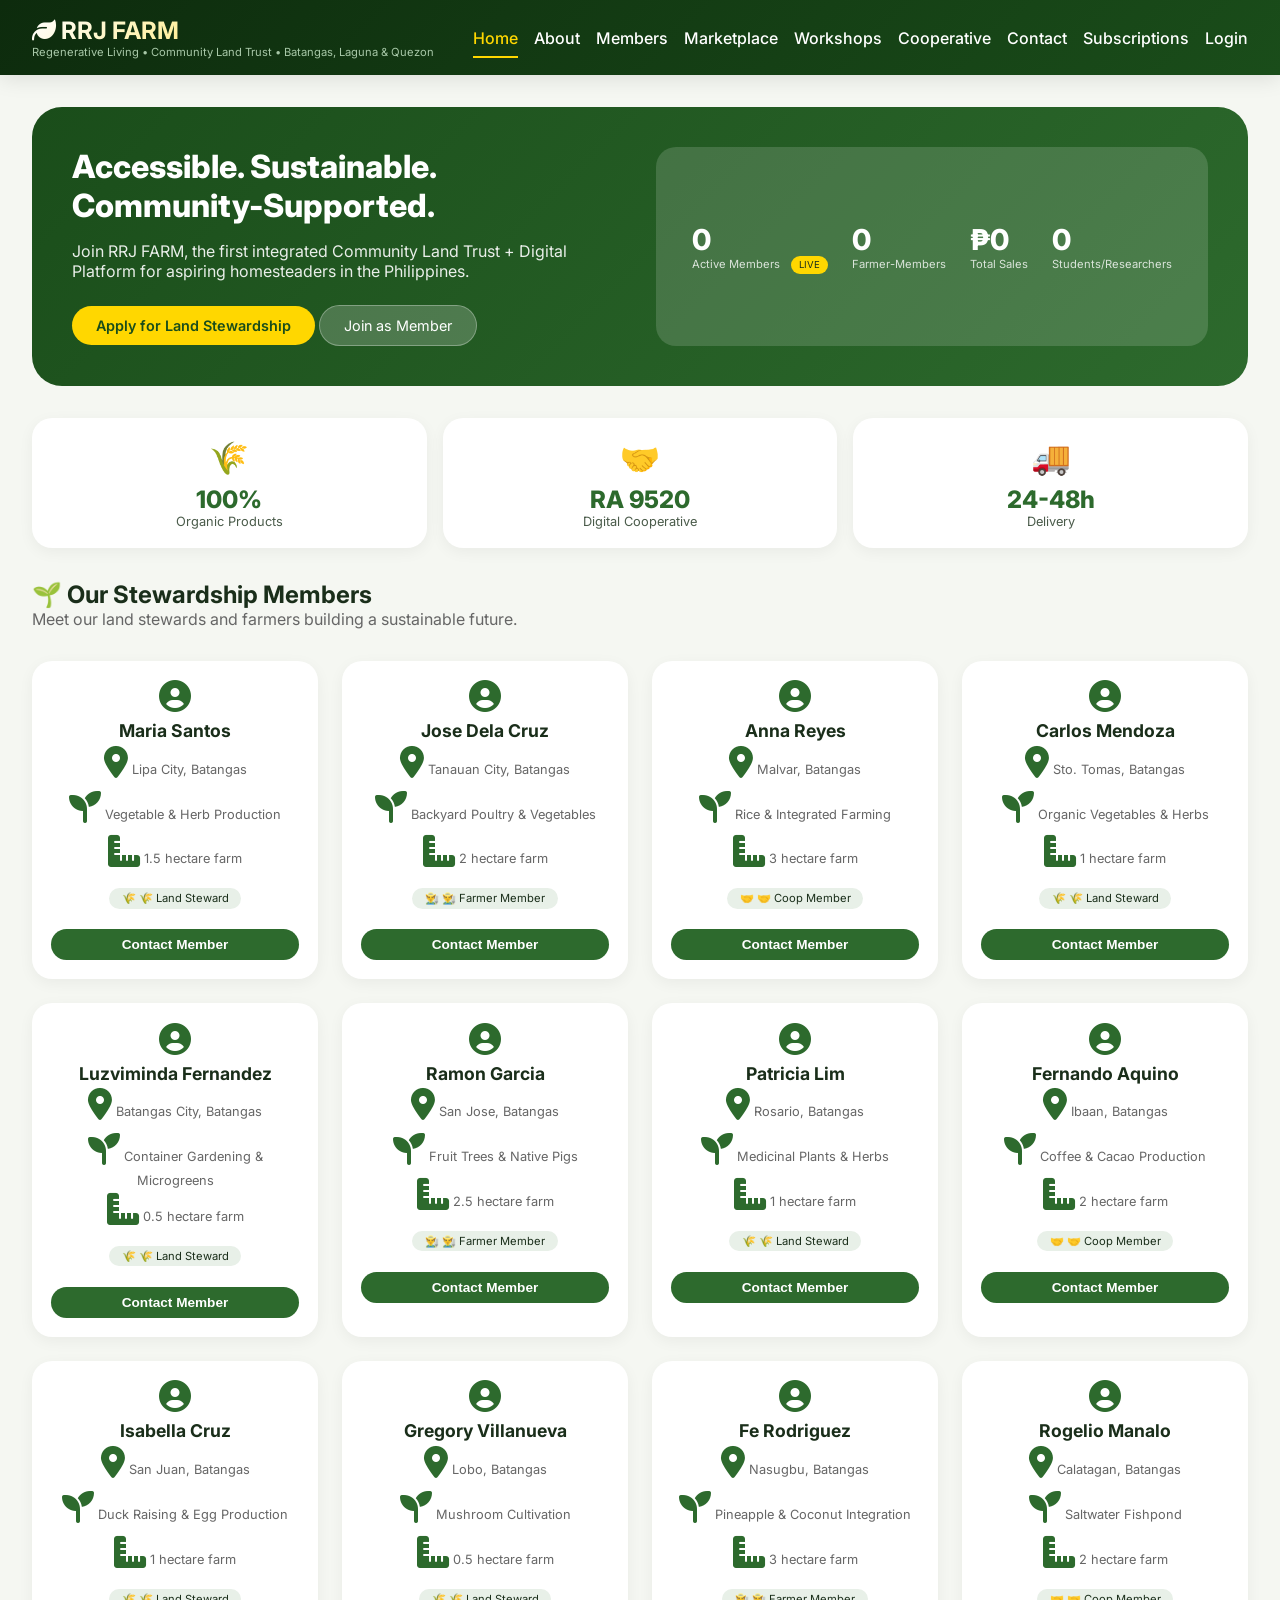
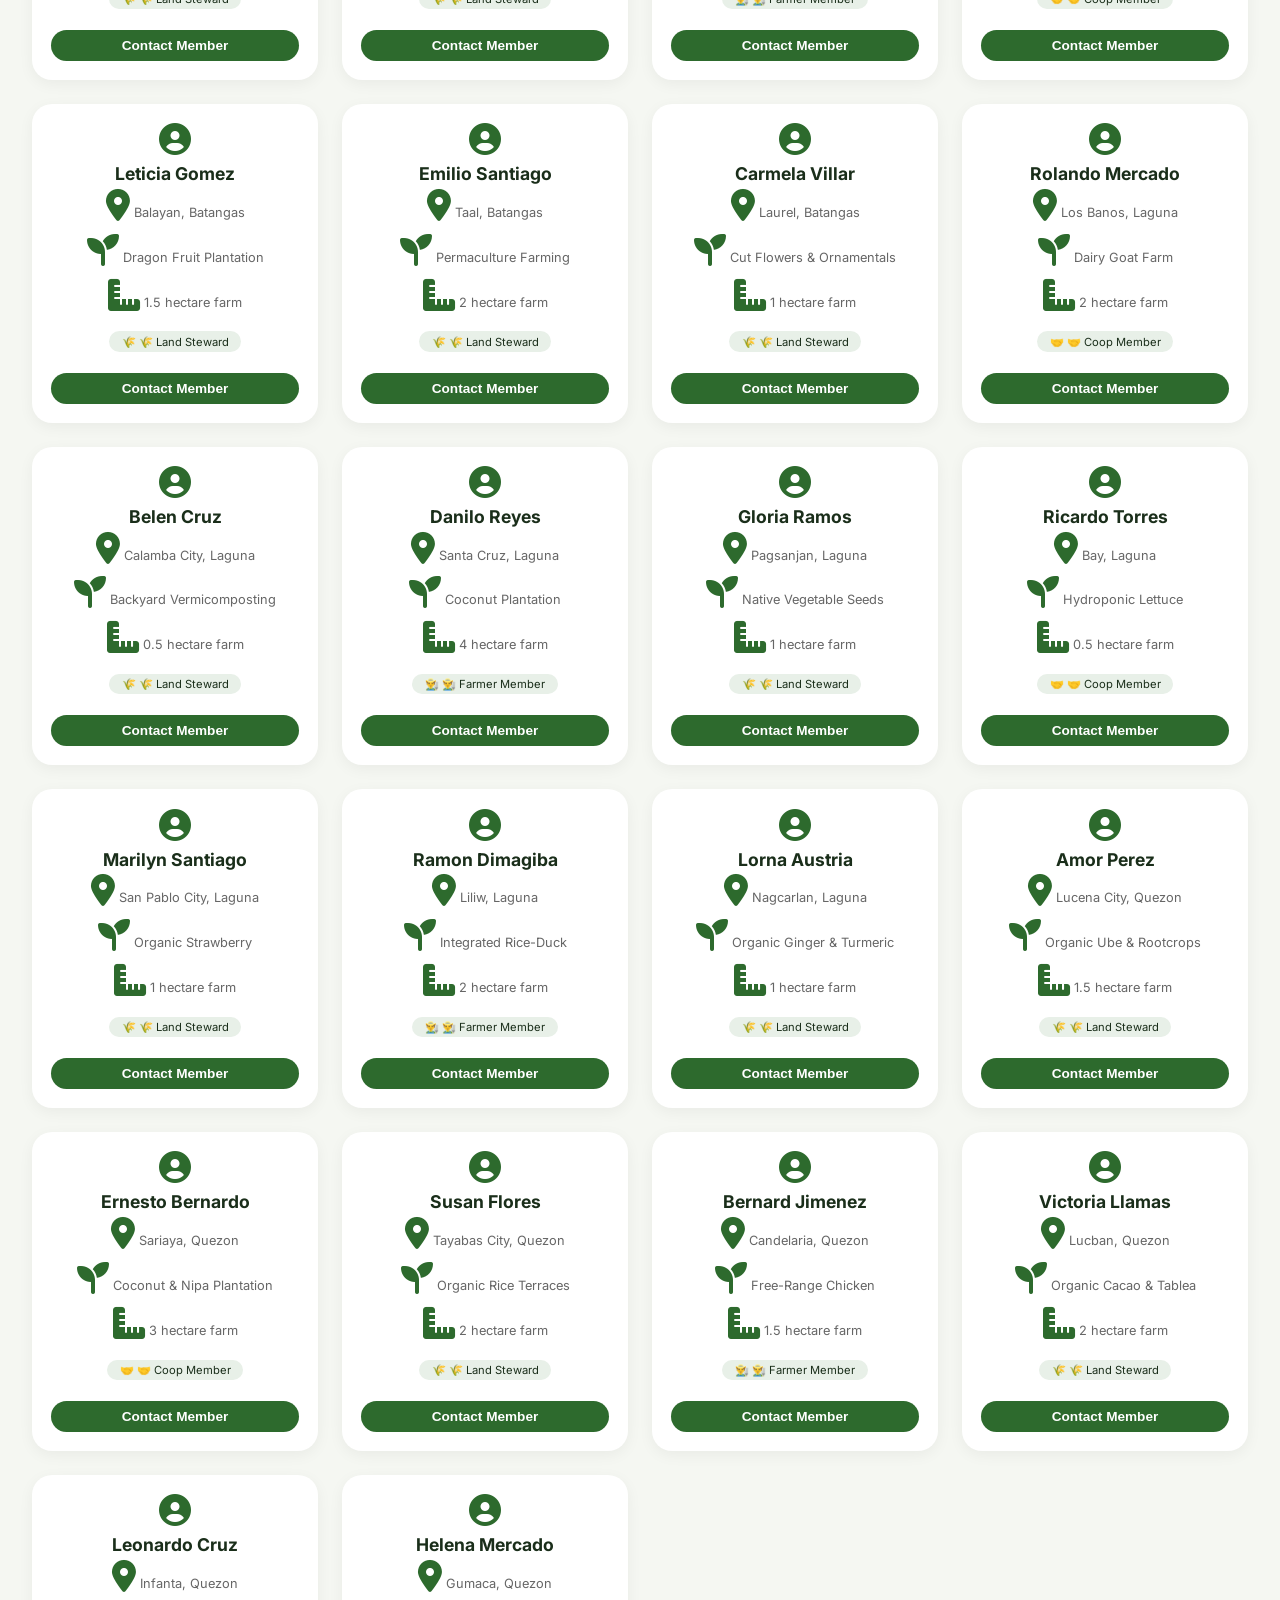
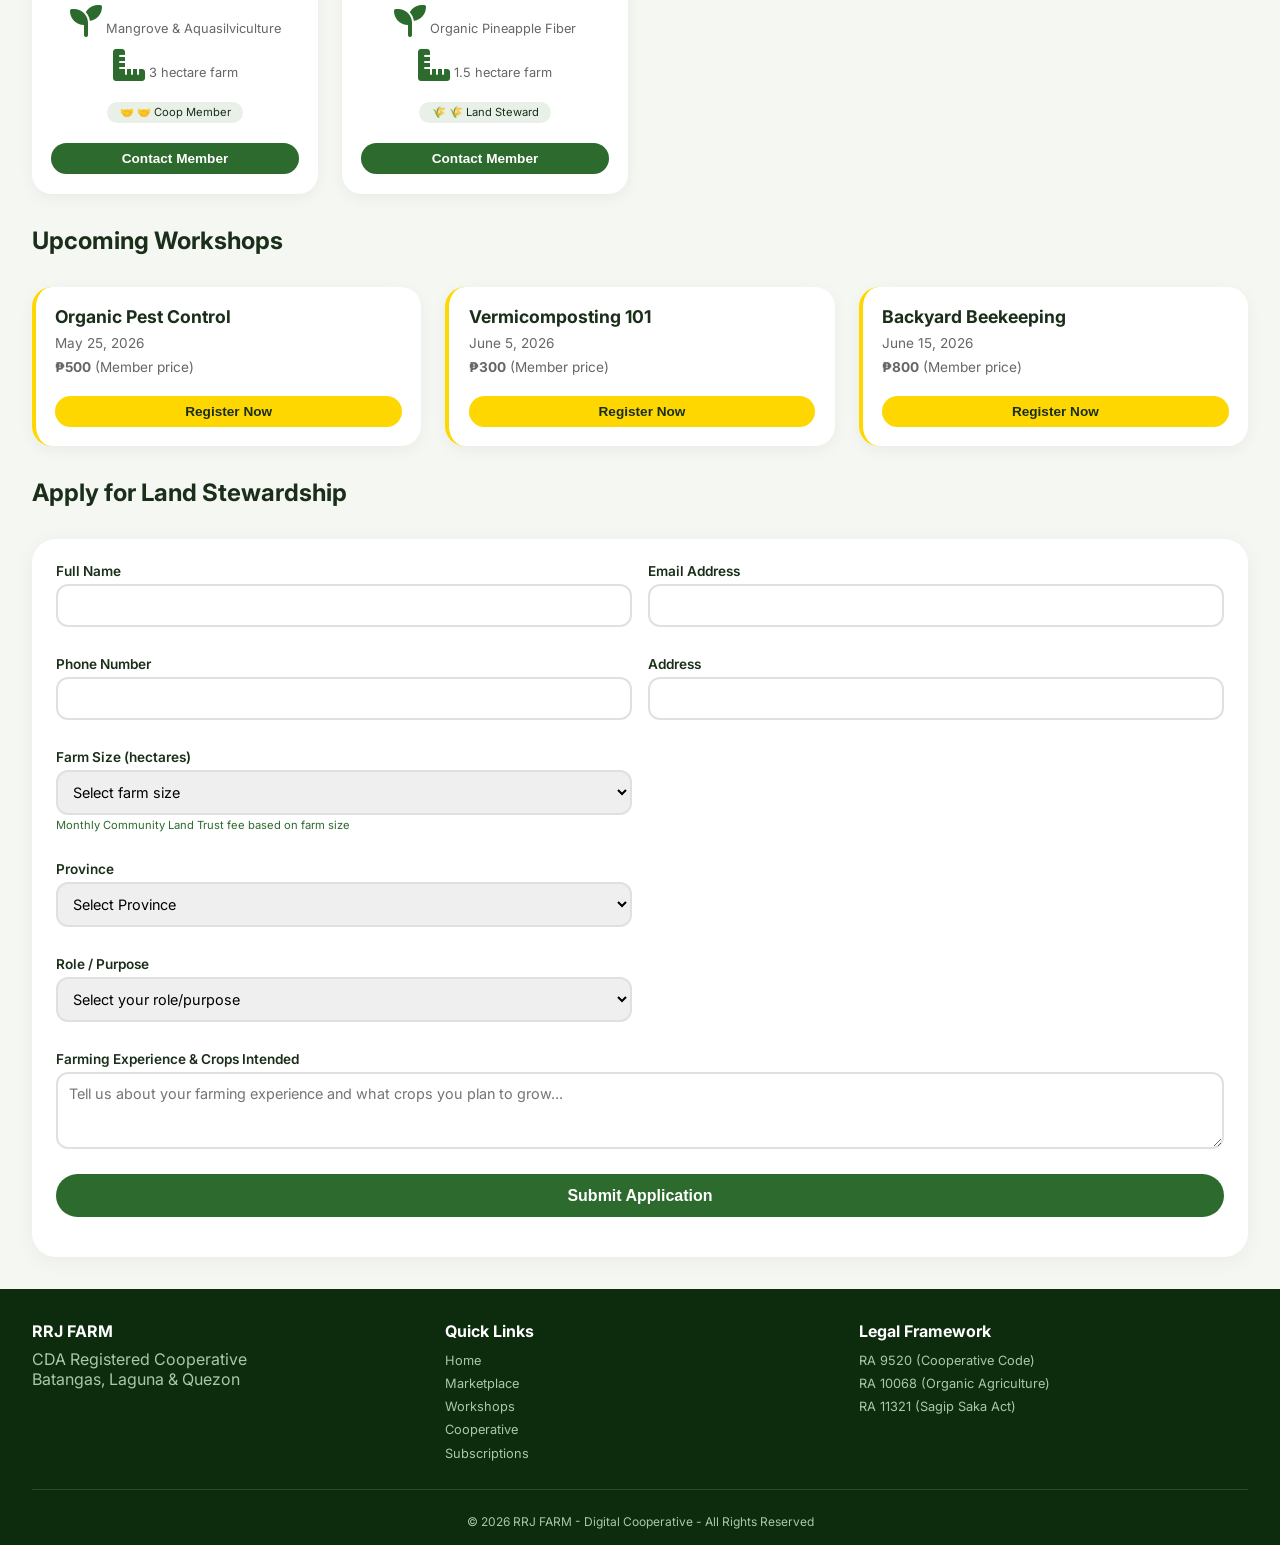
<file: index.html>
<!DOCTYPE html>
<html lang="en">
<head>
    <meta charset="UTF-8">
    <meta name="viewport" content="width=device-width, initial-scale=1.0, user-scalable=yes">
    <title>RRJ FARM | Sustainable Homesteading in the Philippines</title>
    <link href="https://fonts.googleapis.com/css2?family=Inter:wght@300;400;500;600;700;800&display=swap" rel="stylesheet">
    <link rel="stylesheet" href="https://cdnjs.cloudflare.com/ajax/libs/font-awesome/6.4.0/css/all.min.css">
    <style>
        * { margin: 0; padding: 0; box-sizing: border-box; }
        body { font-family: 'Inter', sans-serif; background: #f5f7f2; color: #1a2e1a; }
        .container { max-width: 1400px; margin: 0 auto; padding: 0 2rem; }
        
        .modern-header { background: linear-gradient(135deg, #0d2b0d, #1a4d1a); position: sticky; top: 0; z-index: 1000; box-shadow: 0 4px 20px rgba(0,0,0,0.1); }
        .header-content { display: flex; justify-content: space-between; align-items: center; padding: 1rem 0; flex-wrap: wrap; gap: 1rem; }
        .logo h1 { font-size: 1.5rem; background: linear-gradient(135deg, #ffffff, #ffd700); -webkit-background-clip: text; background-clip: text; color: transparent; }
        .logo p { font-size: 0.7rem; color: #a8c8a8; }
        .nav-menu ul { display: flex; gap: 1rem; list-style: none; flex-wrap: wrap; }
        .nav-menu a { color: white; text-decoration: none; font-weight: 500; transition: all 0.3s; padding: 0.5rem 0; }
        .nav-menu a:hover, .nav-menu a.active { color: #ffd700; border-bottom: 2px solid #ffd700; }
        
        .reminder-modal { display: none; position: fixed; top: 0; left: 0; width: 100%; height: 100%; background: rgba(0,0,0,0.8); backdrop-filter: blur(5px); z-index: 3000; justify-content: center; align-items: center; }
        .reminder-modal.active { display: flex; }
        .reminder-content { background: white; border-radius: 32px; max-width: 400px; width: 90%; padding: 1.5rem; text-align: center; animation: fadeUp 0.3s ease; }
        .reminder-icon { font-size: 3rem; margin-bottom: 1rem; }
        .reminder-title { font-size: 1.3rem; font-weight: 800; margin-bottom: 0.5rem; }
        .reminder-buttons { display: flex; gap: 0.8rem; margin-top: 1.5rem; }
        .btn-login-reminder { flex: 1; background: #2d6a2d; color: white; border: none; padding: 0.7rem; border-radius: 40px; cursor: pointer; font-weight: 600; font-size: 0.9rem; }
        .btn-cancel-reminder { flex: 1; background: #eef2e8; color: #1a2e1a; border: none; padding: 0.7rem; border-radius: 40px; cursor: pointer; font-weight: 600; font-size: 0.9rem; }
        
        .hero-section { background: linear-gradient(135deg, #1a4d1a, #2d6a2d); border-radius: 30px; margin: 2rem 0; overflow: hidden; }
        .hero-grid { display: grid; grid-template-columns: 1fr 1fr; gap: 2rem; padding: 2.5rem; }
        .hero-content h2 { font-size: 2rem; font-weight: 800; margin-bottom: 1rem; color: white; }
        .hero-content p { font-size: 1rem; color: rgba(255,255,255,0.9); margin-bottom: 1.5rem; }
        .btn-primary { background: #ffd700; color: #1a4d1a; padding: 0.7rem 1.5rem; border-radius: 50px; text-decoration: none; font-weight: 600; display: inline-flex; align-items: center; gap: 0.5rem; font-size: 0.9rem; }
        .btn-secondary { background: rgba(255,255,255,0.2); color: white; padding: 0.7rem 1.5rem; border-radius: 50px; text-decoration: none; display: inline-flex; align-items: center; gap: 0.5rem; border: 1px solid rgba(255,255,255,0.3); font-size: 0.9rem; }
        .hero-stats { display: flex; gap: 1.5rem; background: rgba(255,255,255,0.15); border-radius: 20px; padding: 1.2rem; justify-content: center; align-items: center; flex-wrap: wrap; }
        .hero-stat .number { font-size: 1.8rem; font-weight: 800; color: white; }
        .hero-stat .label { font-size: 0.7rem; color: rgba(255,255,255,0.8); }
        .live-badge { background: #ffd700; color: #1a2e1a; font-size: 0.6rem; padding: 0.2rem 0.5rem; border-radius: 20px; margin-left: 0.5rem; vertical-align: middle; }
        
        .stats-premium { display: grid; grid-template-columns: repeat(auto-fit, minmax(180px, 1fr)); gap: 1rem; margin: 2rem 0; }
        .stat-card { background: white; padding: 1.2rem; border-radius: 20px; text-align: center; box-shadow: 0 4px 15px rgba(0,0,0,0.05); transition: all 0.3s; }
        .stat-card:hover { transform: translateY(-3px); }
        .stat-number { font-size: 1.5rem; font-weight: 800; color: #2d6a2d; }
        .stat-label { font-size: 0.8rem; color: #4a5b4a; }
        .stat-icon { font-size: 2rem; margin-bottom: 0.5rem; }
        
        .member-grid { display: grid; grid-template-columns: repeat(auto-fill, minmax(280px, 1fr)); gap: 1.5rem; margin: 2rem 0; }
        .member-card { background: white; border-radius: 20px; overflow: hidden; box-shadow: 0 4px 15px rgba(0,0,0,0.05); padding: 1.2rem; text-align: center; position: relative; }
        .member-card i { font-size: 2rem; color: #2d6a2d; margin-bottom: 0.5rem; }
        .member-card h3 { font-size: 1.1rem; margin-bottom: 0.3rem; }
        .member-card p { font-size: 0.8rem; color: #666; margin-bottom: 0.3rem; }
        .member-role { display: inline-block; background: #e8f0e8; padding: 0.2rem 0.8rem; border-radius: 20px; font-size: 0.7rem; margin: 0.5rem 0; }
        .approved-badge { background: #28a745; color: white; font-size: 0.6rem; padding: 0.2rem 0.5rem; border-radius: 20px; margin-left: 0.5rem; }
        .new-badge { position: absolute; top: 10px; right: 10px; background: #ffc107; color: #1a2e1a; font-size: 0.6rem; padding: 0.2rem 0.5rem; border-radius: 20px; font-weight: bold; }
        
        .workshop-grid { display: grid; grid-template-columns: repeat(auto-fit, minmax(280px, 1fr)); gap: 1.5rem; margin: 2rem 0; }
        .workshop-card { background: white; border-radius: 20px; padding: 1.2rem; border-left: 4px solid #ffd700; box-shadow: 0 4px 15px rgba(0,0,0,0.05); }
        .workshop-card h3 { font-size: 1.1rem; margin-bottom: 0.5rem; }
        .workshop-card p { font-size: 0.85rem; color: #666; margin: 0.5rem 0; }
        .btn-register { background: #ffd700; color: #1a2e1a; border: none; padding: 0.5rem; border-radius: 30px; font-weight: 600; cursor: pointer; width: 100%; margin-top: 0.8rem; font-size: 0.85rem; }
        .btn-contact { background: #2d6a2d; color: white; border: none; padding: 0.5rem; border-radius: 30px; font-weight: 600; cursor: pointer; width: 100%; margin-top: 0.8rem; font-size: 0.85rem; }
        
        .contact-white { background: white; border-radius: 24px; padding: 1.5rem; margin: 2rem 0; box-shadow: 0 4px 20px rgba(0,0,0,0.05); }
        .form-grid { display: grid; grid-template-columns: repeat(2, 1fr); gap: 1rem; }
        .form-group-white { margin-bottom: 0.8rem; }
        .form-group-white label { display: block; font-weight: 600; margin-bottom: 0.3rem; color: #1a2e1a; font-size: 0.85rem; }
        .form-group-white input, .form-group-white select, .form-group-white textarea { width: 100%; padding: 0.7rem; border: 2px solid #e0e0e0; border-radius: 12px; font-family: inherit; font-size: 0.9rem; }
        .full-width { grid-column: span 2; }
        .btn-submit-white { background: #2d6a2d; color: white; padding: 0.8rem; border: none; border-radius: 50px; font-weight: 700; cursor: pointer; width: 100%; font-size: 1rem; margin-top: 0.5rem; }
        
        .location-row { display: grid; grid-template-columns: 1fr 1fr; gap: 1rem; }
        .price-note { font-size: 0.7rem; color: #2d6a2d; margin-top: 0.2rem; }
        
        .modern-footer { background: #0d2b0d; color: #a8c8a8; padding: 2rem 0 1rem; margin-top: 2rem; }
        .footer-grid { display: grid; grid-template-columns: repeat(auto-fit, minmax(200px, 1fr)); gap: 1.5rem; margin-bottom: 1.5rem; }
        .footer-info h3, .footer-links h4, .footer-legal h4 { color: white; margin-bottom: 0.5rem; font-size: 1rem; }
        .footer-links ul, .footer-legal ul { list-style: none; }
        .footer-links a, .footer-legal li { color: #a8c8a8; text-decoration: none; font-size: 0.8rem; line-height: 1.8; }
        .footer-bottom { text-align: center; padding-top: 1.5rem; border-top: 1px solid #2a4a2a; font-size: 0.75rem; }
        
        @keyframes fadeUp { from { transform: translateY(30px); opacity: 0; } to { transform: translateY(0); opacity: 1; } }
        @keyframes slideInRight { from { transform: translateX(100px); opacity: 0; } to { transform: translateX(0); opacity: 1; } }
        
        @media (max-width: 900px) { 
            .container { padding: 0 1rem; }
            .hero-grid { grid-template-columns: 1fr; text-align: center; padding: 1.5rem; }
            .hero-content h2 { font-size: 1.6rem; }
            .hero-stats { justify-content: center; gap: 1rem; }
            .hero-stat .number { font-size: 1.3rem; }
            .form-grid { grid-template-columns: 1fr; }
            .full-width { grid-column: span 1; }
            .location-row { grid-template-columns: 1fr; gap: 0.5rem; }
            .stats-premium { grid-template-columns: 1fr 1fr; gap: 0.8rem; }
            .member-grid { grid-template-columns: 1fr; gap: 1rem; }
            .workshop-grid { grid-template-columns: 1fr; gap: 1rem; }
            .nav-menu ul { gap: 0.5rem; justify-content: center; }
            .nav-menu a { font-size: 0.8rem; padding: 0.3rem 0.5rem; }
            .logo h1 { font-size: 1.2rem; }
            .logo p { font-size: 0.6rem; }
            .hero-buttons { display: flex; flex-direction: column; gap: 0.8rem; align-items: center; }
            .btn-primary, .btn-secondary { display: inline-flex; width: auto; }
            .stat-card { padding: 0.8rem; }
            .stat-number { font-size: 1.2rem; }
            .member-card { padding: 1rem; }
            .workshop-card { padding: 1rem; }
            .footer-grid { grid-template-columns: 1fr; text-align: center; gap: 1rem; }
        }
        
        @media (max-width: 480px) {
            .stats-premium { grid-template-columns: 1fr; }
            .hero-content h2 { font-size: 1.3rem; }
            .reminder-content { padding: 1rem; }
            .reminder-title { font-size: 1.1rem; }
            .btn-login-reminder, .btn-cancel-reminder { padding: 0.5rem; font-size: 0.8rem; }
        }
        
        .success-toast { position: fixed; bottom: 20px; right: 20px; background: #2d6a2d; color: white; padding: 0.8rem 1.2rem; border-radius: 50px; display: none; z-index: 1500; animation: slideInRight 0.3s ease; font-size: 0.8rem; }
    </style>
</head>
<body>
    <header class="modern-header">
        <div class="container">
            <div class="header-content">
                <div class="logo"><h1><i class="fas fa-leaf"></i> RRJ FARM</h1><p>Regenerative Living • Community Land Trust • Batangas, Laguna & Quezon</p></div>
                <nav class="nav-menu">
                    <ul>
                        <li><a href="index.html" class="active">Home</a></li>
                        <li><a href="about.html">About</a></li>
                        <li><a href="#members">Members</a></li>
                        <li><a href="marketplace.html">Marketplace</a></li>
                        <li><a href="workshops.html">Workshops</a></li>
                        <li><a href="cooperative.html">Cooperative</a></li>
                        <li><a href="contact.html">Contact</a></li>
                        <li><a href="subscriptions.html">Subscriptions</a></li>
                        <li><a href="login.html">Login</a></li>
                    </ul>
                </nav>
            </div>
        </div>
    </header>

    <main>
        <div class="container">
            <div class="hero-section">
                <div class="hero-grid">
                    <div class="hero-content">
                        <h2>Accessible. Sustainable. Community-Supported.</h2>
                        <p>Join RRJ FARM, the first integrated Community Land Trust + Digital Platform for aspiring homesteaders in the Philippines.</p>
                        <div class="hero-buttons">
                            <a href="#contact" class="btn-primary">Apply for Land Stewardship</a>
                            <a href="login.html" class="btn-secondary">Join as Member</a>
                        </div>
                    </div>
                    <div class="hero-stats">
                        <div class="hero-stat"><div class="number" id="liveActiveMembers">0</div><div class="label">Active Members <span class="live-badge">LIVE</span></div></div>
                        <div class="hero-stat"><div class="number" id="liveFarmerMembers">0</div><div class="label">Farmer-Members</div></div>
                        <div class="hero-stat"><div class="number" id="liveTotalSales">₱0</div><div class="label">Total Sales</div></div>
                        <div class="hero-stat"><div class="number" id="liveStudentsCount">0</div><div class="label">Students/Researchers</div></div>
                    </div>
                </div>
            </div>

            <div class="stats-premium">
                <div class="stat-card"><div class="stat-icon">🌾</div><div class="stat-number">100%</div><div class="stat-label">Organic Products</div></div>
                <div class="stat-card"><div class="stat-icon">🤝</div><div class="stat-number">RA 9520</div><div class="stat-label">Digital Cooperative</div></div>
                <div class="stat-card"><div class="stat-icon">🚚</div><div class="stat-number">24-48h</div><div class="stat-label">Delivery</div></div>
            </div>

            <section id="members">
                <h2>🌱 Our Stewardship Members</h2>
                <p style="margin-bottom: 1rem; color: #666;">Meet our land stewards and farmers building a sustainable future.</p>
                <div class="member-grid" id="memberGrid"></div>
            </section>

            <section id="workshops">
                <h2>Upcoming Workshops</h2>
                <div class="workshop-grid" id="workshopGrid"></div>
            </section>

            <section id="contact">
                <h2>Apply for Land Stewardship</h2>
                <div class="contact-white">
                    <form id="applicationForm">
                        <div class="form-grid">
                            <div class="form-group-white"><label>Full Name</label><input type="text" id="appName" required></div>
                            <div class="form-group-white"><label>Email Address</label><input type="email" id="appEmail" required></div>
                            <div class="form-group-white"><label>Phone Number</label><input type="tel" id="appPhone"></div>
                            <div class="form-group-white"><label>Address</label><input type="text" id="appAddress"></div>
                            
                            <div class="form-group-white">
                                <label>Farm Size (hectares)</label>
                                <select id="appLotSize" required>
                                    <option value="">Select farm size</option>
                                    <option value="0.5">0.5 hectare (Starter) - ₱3,000/month</option>
                                    <option value="1">1 hectare (Family) - ₱5,000/month</option>
                                    <option value="1.5">1.5 hectares (Growing) - ₱7,000/month</option>
                                    <option value="2">2 hectares (Production) - ₱9,000/month</option>
                                </select>
                                <div class="price-note">Monthly Community Land Trust fee based on farm size</div>
                            </div>
                            
                            <div class="full-width">
                                <div class="location-row">
                                    <div class="form-group-white">
                                        <label>Province</label>
                                        <select id="appProvince" required onchange="updateMunicipalities()">
                                            <option value="">Select Province</option>
                                            <option value="Batangas">Batangas</option>
                                            <option value="Laguna">Laguna</option>
                                            <option value="Quezon">Quezon</option>
                                        </select>
                                    </div>
                                    <div class="form-group-white" id="municipalityContainer" style="display: none;">
                                        <label>Municipality / City</label>
                                        <select id="appMunicipality" required>
                                            <option value="">Select Municipality</option>
                                        </select>
                                    </div>
                                </div>
                            </div>
                            
                            <div class="form-group-white">
                                <label>Role / Purpose</label>
                                <select id="appPurpose" required>
                                    <option value="">Select your role/purpose</option>
                                    <option value="Farmer">Farmer - I want to grow and sell produce</option>
                                    <option value="Homesteader">Homesteader - I want to live sustainably</option>
                                    <option value="Researcher">Researcher - I want to study regenerative agriculture</option>
                                    <option value="Student">Student - I want to learn farming and sustainability</option>
                                </select>
                            </div>
                            
                            <div class="form-group-white full-width">
                                <label>Farming Experience & Crops Intended</label>
                                <textarea id="appExperience" rows="3" placeholder="Tell us about your farming experience and what crops you plan to grow..."></textarea>
                            </div>
                        </div>
                        <button type="submit" class="btn-submit-white">Submit Application</button>
                    </form>
                    <p id="formMessage" style="margin-top: 1rem; text-align: center;"></p>
                </div>
            </section>
        </div>
    </main>

    <div id="reminderModal" class="reminder-modal">
        <div class="reminder-content">
            <div class="reminder-icon">⚠️</div>
            <div class="reminder-title">Login Required</div>
            <p id="reminderMessage">Please login or register to access this feature.</p>
            <div class="reminder-buttons">
                <button class="btn-login-reminder" onclick="redirectToLogin()">Login / Register</button>
                <button class="btn-cancel-reminder" onclick="closeReminderModal()">Cancel</button>
            </div>
        </div>
    </div>

    <footer class="modern-footer">
        <div class="container">
            <div class="footer-grid">
                <div class="footer-info"><h3>RRJ FARM</h3><p>CDA Registered Cooperative</p><p>Batangas, Laguna & Quezon</p></div>
                <div class="footer-links"><h4>Quick Links</h4><ul><li><a href="index.html">Home</a></li><li><a href="marketplace.html">Marketplace</a></li><li><a href="workshops.html">Workshops</a></li><li><a href="cooperative.html">Cooperative</a></li><li><a href="subscriptions.html">Subscriptions</a></li></ul></div>
                <div class="footer-legal"><h4>Legal Framework</h4><ul><li>RA 9520 (Cooperative Code)</li><li>RA 10068 (Organic Agriculture)</li><li>RA 11321 (Sagip Saka Act)</li></ul></div>
            </div>
            <div class="footer-bottom"><p>&copy; 2026 RRJ FARM - Digital Cooperative - All Rights Reserved</p></div>
        </div>
    </footer>

    <div id="successToast" class="success-toast"></div>

    <script>
        // ============ COMPLETE MUNICIPALITY DATA ============
        const municipalitiesData = {
            Batangas: [
                "Agoncillo", "Alitagtag", "Balayan", "Balete", "Batangas City", "Bauan", "Calaca", "Calatagan", 
                "Cuenca", "Ibaan", "Laurel", "Lemery", "Lian", "Lipa City", "Lobo", "Mabini", "Malvar", 
                "Mataasnakahoy", "Nasugbu", "Padre Garcia", "Rosario", "San Jose", "San Juan", "San Luis", 
                "San Nicolas", "San Pascual", "Santa Teresita", "Santo Tomas", "Taal", "Talisay", "Tanauan City", 
                "Taysan", "Tingloy", "Tuy"
            ],
            Laguna: [
                "Alaminos", "Bay", "Binan City", "Cabuyao City", "Calamba City", "Calauan", "Cavinti", "Famy", 
                "Kalayaan", "Liliw", "Los Banos", "Luisiana", "Lumban", "Mabitac", "Magdalena", "Majayjay", 
                "Nagcarlan", "Paete", "Pagsanjan", "Pakil", "Pangil", "Pila", "Rizal", "San Pablo City", 
                "San Pedro City", "Santa Cruz", "Santa Maria", "Santa Rosa City", "Siniloan", "Victoria"
            ],
            Quezon: [
                "Agdangan", "Alabat", "Atimonan", "Buenavista", "Burdeos", "Calauag", "Candelaria", "Catanauan", 
                "Dolores", "General Luna", "General Nakar", "Guinayangan", "Gumaca", "Infanta", "Jomalig", 
                "Lopez", "Lucban", "Lucena City", "Macalelon", "Mauban", "Mulanay", "Padre Burgos", "Pagbilao", 
                "Panukulan", "Patnanungan", "Perez", "Pitogo", "Plaridel", "Polillo", "Quezon", "Real", 
                "Sampaloc", "San Andres", "San Antonio", "San Francisco", "San Narciso", "Sariaya", "Tagkawayan", 
                "Tayabas City", "Tiaong", "Unisan"
            ]
        };

        function updateMunicipalities() {
            const province = document.getElementById('appProvince').value;
            const municipalityContainer = document.getElementById('municipalityContainer');
            const municipalitySelect = document.getElementById('appMunicipality');
            
            if (!province || province === "") {
                municipalityContainer.style.display = "none";
                municipalitySelect.innerHTML = '<option value="">Select Municipality</option>';
                return;
            }
            
            municipalityContainer.style.display = "block";
            const municipalities = municipalitiesData[province];
            
            if (municipalities && municipalities.length > 0) {
                municipalitySelect.innerHTML = '<option value="">Select Municipality / City</option>' + 
                    municipalities.map(city => `<option value="${city}">${city}</option>`).join('');
            } else {
                municipalitySelect.innerHTML = '<option value="">No municipalities found</option>';
            }
        }

        // ============ COMPLETE LIST OF EXISTING STEWARD MEMBERS (PRESERVED) ============
        const existingStewardMembers = [
            { name: "Maria Santos", location: "Lipa City, Batangas", farmType: "Vegetable & Herb Production", role: "land_steward", lotSize: "1.5" },
            { name: "Jose Dela Cruz", location: "Tanauan City, Batangas", farmType: "Backyard Poultry & Vegetables", role: "farmer", lotSize: "2" },
            { name: "Anna Reyes", location: "Malvar, Batangas", farmType: "Rice & Integrated Farming", role: "coop_member", lotSize: "3" },
            { name: "Carlos Mendoza", location: "Sto. Tomas, Batangas", farmType: "Organic Vegetables & Herbs", role: "land_steward", lotSize: "1" },
            { name: "Luzviminda Fernandez", location: "Batangas City, Batangas", farmType: "Container Gardening & Microgreens", role: "land_steward", lotSize: "0.5" },
            { name: "Ramon Garcia", location: "San Jose, Batangas", farmType: "Fruit Trees & Native Pigs", role: "farmer", lotSize: "2.5" },
            { name: "Patricia Lim", location: "Rosario, Batangas", farmType: "Medicinal Plants & Herbs", role: "land_steward", lotSize: "1" },
            { name: "Fernando Aquino", location: "Ibaan, Batangas", farmType: "Coffee & Cacao Production", role: "coop_member", lotSize: "2" },
            { name: "Isabella Cruz", location: "San Juan, Batangas", farmType: "Duck Raising & Egg Production", role: "land_steward", lotSize: "1" },
            { name: "Gregory Villanueva", location: "Lobo, Batangas", farmType: "Mushroom Cultivation", role: "land_steward", lotSize: "0.5" },
            { name: "Fe Rodriguez", location: "Nasugbu, Batangas", farmType: "Pineapple & Coconut Integration", role: "farmer", lotSize: "3" },
            { name: "Rogelio Manalo", location: "Calatagan, Batangas", farmType: "Saltwater Fishpond", role: "coop_member", lotSize: "2" },
            { name: "Leticia Gomez", location: "Balayan, Batangas", farmType: "Dragon Fruit Plantation", role: "land_steward", lotSize: "1.5" },
            { name: "Emilio Santiago", location: "Taal, Batangas", farmType: "Permaculture Farming", role: "land_steward", lotSize: "2" },
            { name: "Carmela Villar", location: "Laurel, Batangas", farmType: "Cut Flowers & Ornamentals", role: "land_steward", lotSize: "1" },
            { name: "Rolando Mercado", location: "Los Banos, Laguna", farmType: "Dairy Goat Farm", role: "coop_member", lotSize: "2" },
            { name: "Belen Cruz", location: "Calamba City, Laguna", farmType: "Backyard Vermicomposting", role: "land_steward", lotSize: "0.5" },
            { name: "Danilo Reyes", location: "Santa Cruz, Laguna", farmType: "Coconut Plantation", role: "farmer", lotSize: "4" },
            { name: "Gloria Ramos", location: "Pagsanjan, Laguna", farmType: "Native Vegetable Seeds", role: "land_steward", lotSize: "1" },
            { name: "Ricardo Torres", location: "Bay, Laguna", farmType: "Hydroponic Lettuce", role: "coop_member", lotSize: "0.5" },
            { name: "Marilyn Santiago", location: "San Pablo City, Laguna", farmType: "Organic Strawberry", role: "land_steward", lotSize: "1" },
            { name: "Ramon Dimagiba", location: "Liliw, Laguna", farmType: "Integrated Rice-Duck", role: "farmer", lotSize: "2" },
            { name: "Lorna Austria", location: "Nagcarlan, Laguna", farmType: "Organic Ginger & Turmeric", role: "land_steward", lotSize: "1" },
            { name: "Amor Perez", location: "Lucena City, Quezon", farmType: "Organic Ube & Rootcrops", role: "land_steward", lotSize: "1.5" },
            { name: "Ernesto Bernardo", location: "Sariaya, Quezon", farmType: "Coconut & Nipa Plantation", role: "coop_member", lotSize: "3" },
            { name: "Susan Flores", location: "Tayabas City, Quezon", farmType: "Organic Rice Terraces", role: "land_steward", lotSize: "2" },
            { name: "Bernard Jimenez", location: "Candelaria, Quezon", farmType: "Free-Range Chicken", role: "farmer", lotSize: "1.5" },
            { name: "Victoria Llamas", location: "Lucban, Quezon", farmType: "Organic Cacao & Tablea", role: "land_steward", lotSize: "2" },
            { name: "Leonardo Cruz", location: "Infanta, Quezon", farmType: "Mangrove & Aquasilviculture", role: "coop_member", lotSize: "3" },
            { name: "Helena Mercado", location: "Gumaca, Quezon", farmType: "Organic Pineapple Fiber", role: "land_steward", lotSize: "1.5" }
        ];
        
        const workshopsList = [
            { title: "Organic Pest Control", date: "May 25, 2026", price: 500, category: "farming" },
            { title: "Vermicomposting 101", date: "June 5, 2026", price: 300, category: "sustainable" },
            { title: "Backyard Beekeeping", date: "June 15, 2026", price: 800, category: "livestock" }
        ];
        
        // ============ MAIN SYNC FUNCTION - PRESERVES EXISTING MEMBERS ============
        function syncWithAdminDashboard() {
            console.log('🔄 Syncing homepage with Admin Dashboard...');
            
            // Get data from localStorage (shared with Admin Dashboard)
            const users = JSON.parse(localStorage.getItem('rrjfarm_users') || '[]');
            const subscriptions = JSON.parse(localStorage.getItem('rrjfarm_user_subscriptions') || '[]');
            const landApplications = JSON.parse(localStorage.getItem('rrjfarm_land_applications') || '[]');
            const orders = JSON.parse(localStorage.getItem('rrjfarm_orders') || '[]');
            const workshopRegs = JSON.parse(localStorage.getItem('rrjfarm_registered_workshops') || '[]');
            const rentTrans = JSON.parse(localStorage.getItem('rrjfarm_rent_transactions') || '[]');
            
            // ============ 1. ACTIVE MEMBERS ============
            const approvedUsers = users.filter(u => u.status === 'approved');
            const approvedLandStewards = landApplications.filter(app => app.status === 'Approved');
            const totalActiveMembers = approvedUsers.length + approvedLandStewards.length;
            
            // ============ 2. FARMER MEMBERS ============
            const farmerStewards = approvedLandStewards.filter(app => app.purpose === 'Farmer');
            const farmerUsers = approvedUsers.filter(u => u.role === 'farmer');
            const totalFarmerMembers = farmerStewards.length + farmerUsers.length;
            
            // ============ 3. STUDENTS/RESEARCHERS ============
            const studentSubscriptions = subscriptions.filter(s => 
                s.status === 'Active' && (s.plan === 'researcher' || s.plan === 'student')
            );
            const totalStudents = studentSubscriptions.length;
            
            // ============ 4. TOTAL SALES ============
            const orderSales = orders.reduce((sum, o) => sum + (o.total || 0), 0);
            const workshopSales = workshopRegs.reduce((sum, w) => sum + (w.price || 0), 0);
            const subscriptionSales = subscriptions.reduce((sum, s) => sum + (s.amount || 0), 0);
            const rentSales = rentTrans.reduce((sum, r) => sum + (r.amount || 0), 0);
            const totalSales = orderSales + workshopSales + subscriptionSales + rentSales;
            
            // ============ UPDATE HOMEPAGE STATS ============
            document.getElementById('liveActiveMembers').innerText = totalActiveMembers;
            document.getElementById('liveFarmerMembers').innerText = totalFarmerMembers;
            document.getElementById('liveTotalSales').innerHTML = `₱${totalSales.toLocaleString()}`;
            document.getElementById('liveStudentsCount').innerText = totalStudents;
            
            console.log(`📊 Stats: ${totalActiveMembers} Active, ${totalFarmerMembers} Farmers, ${totalStudents} Students, ₱${totalSales.toLocaleString()}`);
            
            // ============ LOAD MEMBERS - PRESERVE EXISTING + ADD APPROVED ============
            loadMembersWithApprovedStewards(approvedLandStewards);
        }
        
        function loadMembersWithApprovedStewards(approvedStewards) {
            const memberGrid = document.getElementById('memberGrid');
            if (!memberGrid) return;
            
            // Start with ALL existing steward members (preserved)
            let allMembers = [...existingStewardMembers];
            
            // Track names to avoid duplicates
            const existingNames = new Set(existingStewardMembers.map(m => m.name.toLowerCase()));
            
            // Add approved stewards from admin (only if not already in existing list)
            approvedStewards.forEach(steward => {
                if (!existingNames.has(steward.name.toLowerCase())) {
                    const isNew = new Date(steward.appliedAt).getTime() > Date.now() - 7 * 24 * 60 * 60 * 1000;
                    allMembers.push({
                        name: steward.name,
                        location: `${steward.municipality || 'Batangas'}, ${steward.province || 'Batangas'}`,
                        farmType: getFarmTypeByPurpose(steward.purpose),
                        role: 'approved_land_steward',
                        lotSize: steward.lotSize,
                        purpose: steward.purpose,
                        isNew: isNew,
                        appliedAt: steward.appliedAt
                    });
                    console.log(`✅ Added new approved steward: ${steward.name}`);
                }
            });
            
            // Render all members
            memberGrid.innerHTML = allMembers.map(m => {
                const isNewApproved = m.isNew === true;
                const roleText = getRoleText(m);
                const roleIcon = getRoleIcon(m);
                const approvedBadge = m.role === 'approved_land_steward' ? '<span class="approved-badge">✓ Approved</span>' : '';
                const newBadge = isNewApproved ? '<span class="new-badge">NEW</span>' : '';
                const displayLotSize = m.lotSize ? `<p><i class="fas fa-ruler-combined"></i> ${m.lotSize} hectare farm</p>` : '';
                
                return `
                    <div class="member-card">
                        ${newBadge}
                        <i class="fas fa-user-circle"></i>
                        <h3>${m.name} ${approvedBadge}</h3>
                        <p><i class="fas fa-map-marker-alt"></i> ${m.location}</p>
                        <p><i class="fas fa-seedling"></i> ${m.farmType}</p>
                        ${displayLotSize}
                        <span class="member-role">${roleIcon} ${roleText}</span>
                        <button class="btn-contact" onclick="handleContactMember('${m.name.replace(/'/g, "\\'")}')">Contact Member</button>
                    </div>
                `;
            }).join('');
            
            console.log(`📇 Displaying ${allMembers.length} total members (${existingStewardMembers.length} existing + ${approvedStewards.filter(s => !existingNames.has(s.name.toLowerCase())).length} new)`);
        }
        
        function getFarmTypeByPurpose(purpose) {
            switch(purpose) {
                case 'Farmer': return 'Farming & Produce';
                case 'Homesteader': return 'Homesteading & Self-Sufficiency';
                case 'Researcher': return 'Research & Development';
                case 'Student': return 'Learning & Education';
                default: return 'Sustainable Agriculture';
            }
        }
        
        function getRoleText(member) {
            if (member.role === 'approved_land_steward') {
                return `🌱 ${member.purpose || 'Land Steward'}`;
            } else if (member.role === 'land_steward') {
                return '🌾 Land Steward';
            } else if (member.role === 'farmer') {
                return '👨‍🌾 Farmer Member';
            } else if (member.role === 'coop_member') {
                return '🤝 Coop Member';
            }
            return '🌱 Steward';
        }
        
        function getRoleIcon(member) {
            if (member.role === 'approved_land_steward') return '🌱';
            if (member.role === 'land_steward') return '🌾';
            if (member.role === 'farmer') return '👨‍🌾';
            if (member.role === 'coop_member') return '🤝';
            return '🌱';
        }
        
        // ============ EXISTING FUNCTIONS ============
        function redirectToLogin() {
            closeReminderModal();
            window.location.href = 'login.html';
        }
        
        function closeReminderModal() {
            document.getElementById('reminderModal').classList.remove('active');
        }
        
        function showToast(msg) { 
            let t = document.getElementById('successToast'); 
            t.innerHTML = msg; 
            t.style.display = 'block'; 
            setTimeout(() => t.style.display = 'none', 3000); 
        }
        
        function handleContactMember(memberName) {
            const currentUser = localStorage.getItem('rrjfarm_current_user');
            if (!currentUser) {
                document.getElementById('reminderMessage').innerHTML = `Please login or register to contact ${memberName}.`;
                document.getElementById('reminderModal').classList.add('active');
                return;
            }
            showToast(`Messaging feature for ${memberName} - Coming soon!`);
        }
        
        function loadWorkshops() {
            document.getElementById('workshopGrid').innerHTML = workshopsList.map(w => `
                <div class="workshop-card">
                    <h3>${w.title}</h3>
                    <p>${w.date}</p>
                    <p><strong>₱${w.price}</strong> (Member price)</p>
                    <button class="btn-register" onclick="handleWorkshopRegister('${w.title}')">Register Now</button>
                </div>
            `).join('');
        }
        
        function handleWorkshopRegister(workshopTitle) {
            const currentUser = localStorage.getItem('rrjfarm_current_user');
            if (!currentUser) {
                document.getElementById('reminderMessage').innerHTML = `Please login or register to enroll in "${workshopTitle}".`;
                document.getElementById('reminderModal').classList.add('active');
                return;
            }
            window.location.href = `workshops.html?register=${encodeURIComponent(workshopTitle)}`;
        }
        
        // Application Form Submit - Save to localStorage for Admin
        document.getElementById('applicationForm')?.addEventListener('submit', function(e) {
            e.preventDefault();
            
            const name = document.getElementById('appName').value;
            const email = document.getElementById('appEmail').value;
            const phone = document.getElementById('appPhone').value;
            const address = document.getElementById('appAddress').value;
            const lotSize = document.getElementById('appLotSize').value;
            const province = document.getElementById('appProvince').value;
            const municipality = document.getElementById('appMunicipality').value;
            const purpose = document.getElementById('appPurpose').value;
            const experience = document.getElementById('appExperience').value;
            
            if (!province || !municipality) {
                const msg = document.getElementById('formMessage');
                msg.innerHTML = `Please select both Province and Municipality/City.`;
                msg.style.color = '#721c24';
                msg.style.background = '#f8d7da';
                msg.style.padding = '0.8rem';
                msg.style.borderRadius = '8px';
                setTimeout(() => { msg.innerHTML = ''; msg.style.padding = '0'; }, 3000);
                return;
            }
            
            // Save to localStorage for Admin Dashboard
            const existingApps = JSON.parse(localStorage.getItem('rrjfarm_land_applications') || '[]');
            const newApplication = {
                id: Date.now(),
                name: name,
                email: email,
                phone: phone,
                address: address,
                lotSize: lotSize,
                province: province,
                municipality: municipality,
                purpose: purpose,
                experience: experience,
                status: 'Pending',
                appliedAt: new Date().toISOString()
            };
            existingApps.push(newApplication);
            localStorage.setItem('rrjfarm_land_applications', JSON.stringify(existingApps));
            
            const msg = document.getElementById('formMessage');
            const lotSizeText = document.getElementById('appLotSize').options[document.getElementById('appLotSize').selectedIndex]?.text || lotSize;
            const roleText = document.getElementById('appPurpose').options[document.getElementById('appPurpose').selectedIndex]?.text || purpose;
            
            msg.innerHTML = `Thank you ${name}! Your application as ${roleText} from ${municipality}, ${province} with ${lotSizeText} has been submitted. We will contact you within 3-5 business days.`;
            msg.style.color = '#155724';
            msg.style.background = '#d4edda';
            msg.style.padding = '0.8rem';
            msg.style.borderRadius = '8px';
            
            this.reset();
            document.getElementById('municipalityContainer').style.display = 'none';
            document.getElementById('appMunicipality').innerHTML = '<option value="">Select Municipality</option>';
            
            setTimeout(() => { msg.innerHTML = ''; msg.style.padding = '0'; }, 5000);
            
            // Refresh the homepage display
            setTimeout(syncWithAdminDashboard, 500);
        });
        
        // Load workshops on page load
        loadWorkshops();
        
        // Initial sync
        syncWithAdminDashboard();
        
        // Listen for storage changes (when Admin approves)
        window.addEventListener('storage', function(e) {
            if (e.key === 'rrjfarm_land_applications' || e.key === 'rrjfarm_users' || 
                e.key === 'rrjfarm_user_subscriptions') {
                console.log('📡 Storage change detected, refreshing homepage...');
                syncWithAdminDashboard();
                showToast('🔄 Homepage updated with latest data!');
            }
        });
        
        // Auto-refresh every 30 seconds
        setInterval(syncWithAdminDashboard, 30000);
        
        // Expose functions globally
        window.handleContactMember = handleContactMember;
        window.handleWorkshopRegister = handleWorkshopRegister;
        window.redirectToLogin = redirectToLogin;
        window.closeReminderModal = closeReminderModal;
        window.updateMunicipalities = updateMunicipalities;
    </script>
</body>
</html>
</file>
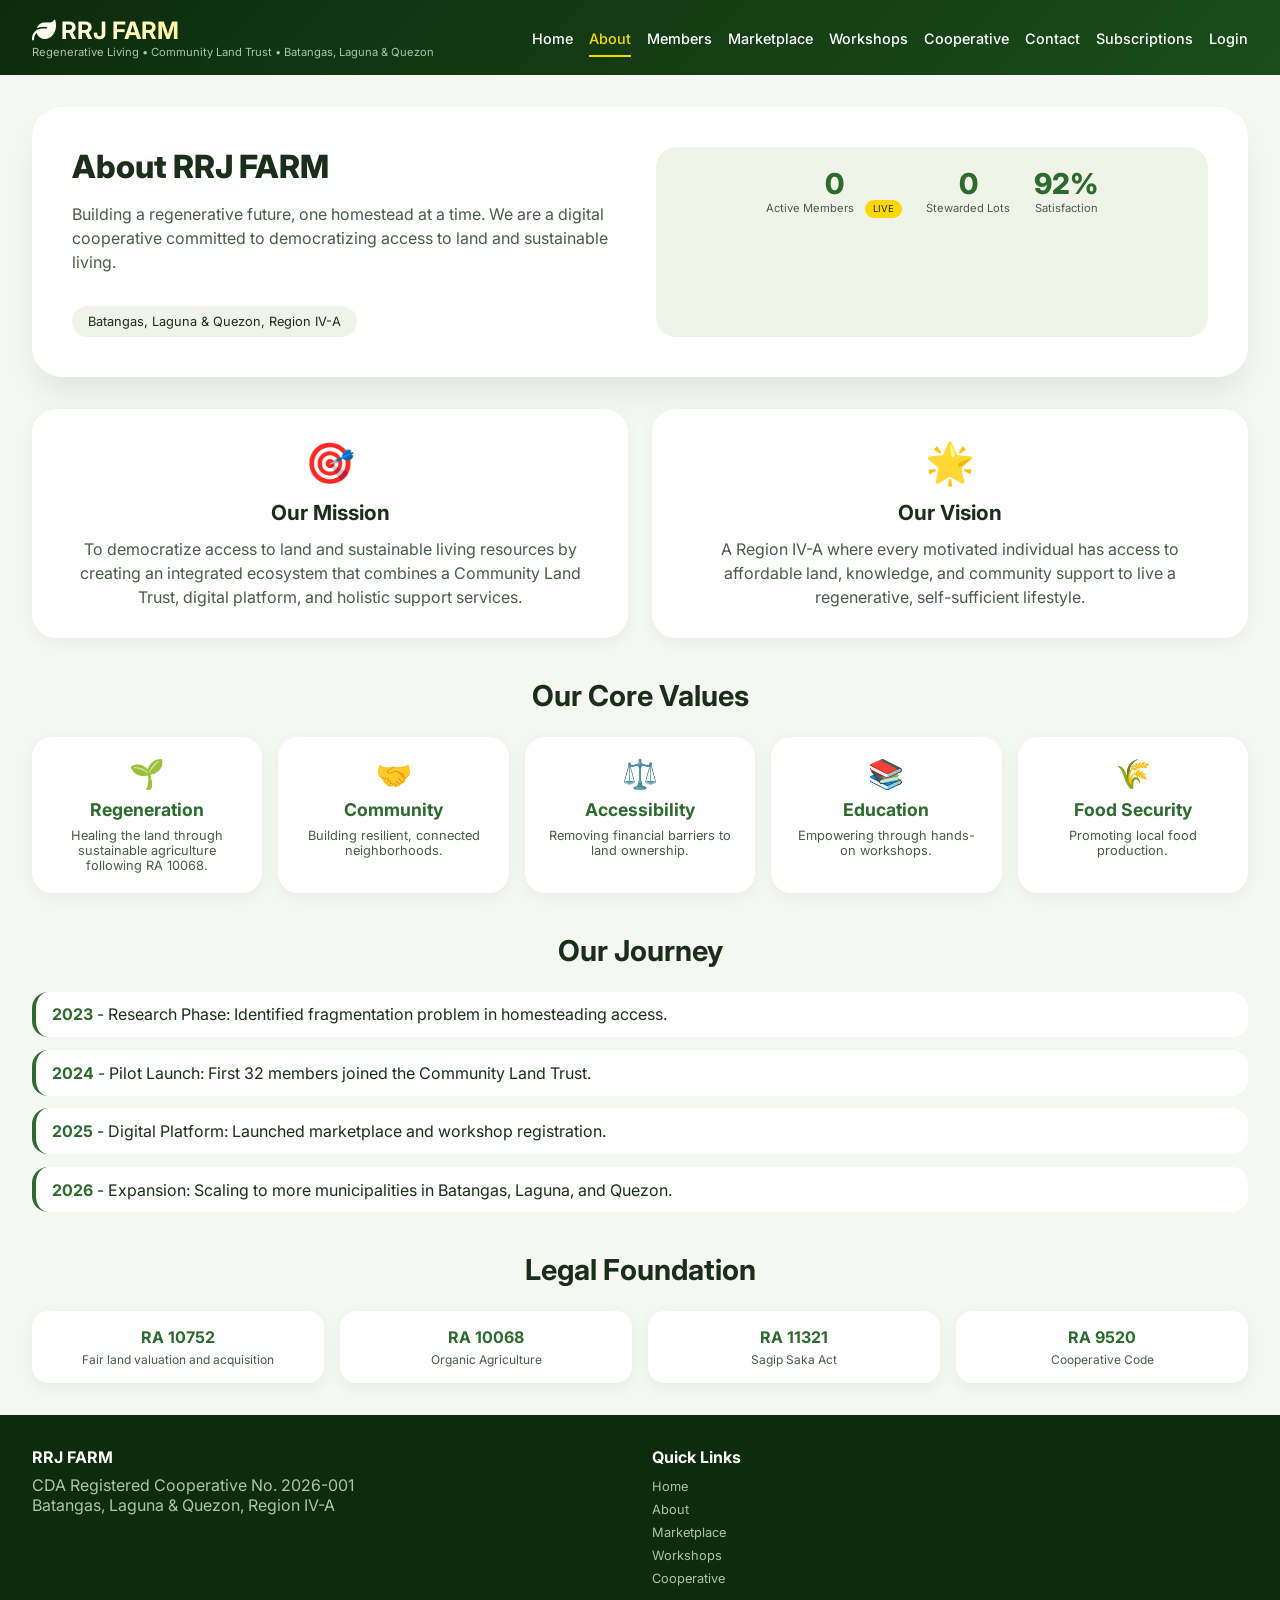
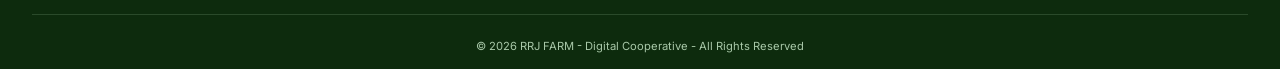
<file: about.html>
<!DOCTYPE html>
<html lang="en">
<head>
    <meta charset="UTF-8">
    <meta name="viewport" content="width=device-width, initial-scale=1.0, user-scalable=yes">
    <title>RRJ FARM | About Us</title>
    <link href="https://fonts.googleapis.com/css2?family=Inter:wght@300;400;500;600;700;800&display=swap" rel="stylesheet">
    <link rel="stylesheet" href="https://cdnjs.cloudflare.com/ajax/libs/font-awesome/6.4.0/css/all.min.css">
    <style>
        * { margin: 0; padding: 0; box-sizing: border-box; }
        body { font-family: 'Inter', sans-serif; background: #f5f7f2; color: #1a2e1a; }
        .container { max-width: 1400px; margin: 0 auto; padding: 0 2rem; }
        
        .modern-header { background: linear-gradient(135deg, #0d2b0d, #1a4d1a); position: sticky; top: 0; z-index: 1000; }
        .header-content { display: flex; justify-content: space-between; align-items: center; padding: 1rem 0; flex-wrap: wrap; gap: 1rem; }
        .logo h1 { font-size: 1.5rem; background: linear-gradient(135deg, #ffffff, #ffd700); -webkit-background-clip: text; background-clip: text; color: transparent; }
        .logo p { font-size: 0.7rem; color: #a8c8a8; }
        .nav-menu ul { display: flex; gap: 1rem; list-style: none; flex-wrap: wrap; }
        .nav-menu a { color: white; text-decoration: none; font-weight: 500; transition: all 0.3s; padding: 0.5rem 0; font-size: 0.9rem; }
        .nav-menu a:hover, .nav-menu a.active { color: #ffd700; border-bottom: 2px solid #ffd700; }
        
        .about-hero { background: white; border-radius: 30px; margin: 2rem 0; box-shadow: 0 20px 35px -10px rgba(0,0,0,0.1); overflow: hidden; }
        .hero-grid { display: grid; grid-template-columns: 1fr 1fr; gap: 2rem; padding: 2.5rem; }
        .hero-content h1 { font-size: 2rem; font-weight: 800; color: #1a2e1a; margin-bottom: 1rem; }
        .hero-content p { color: #4a5b4a; line-height: 1.5; margin-bottom: 1rem; }
        .hero-stats { display: flex; gap: 1.5rem; background: #f0f4e8; border-radius: 20px; padding: 1.2rem; justify-content: center; flex-wrap: wrap; }
        .hero-stat { text-align: center; }
        .hero-stat .number { font-size: 1.8rem; font-weight: 800; color: #2d6a2d; }
        .hero-stat .label { font-size: 0.7rem; color: #4a5b4a; }
        .live-badge { background: #ffd700; color: #1a2e1a; font-size: 0.6rem; padding: 0.2rem 0.5rem; border-radius: 20px; margin-left: 0.5rem; vertical-align: middle; }
        .hero-badge { background: #f0f4e8; display: inline-block; padding: 0.5rem 1rem; border-radius: 50px; font-size: 0.8rem; margin-top: 1rem; }
        
        .mission-vision { display: grid; grid-template-columns: 1fr 1fr; gap: 1.5rem; margin: 2rem 0; }
        .mission-card, .vision-card { background: white; padding: 1.8rem; border-radius: 24px; text-align: center; box-shadow: 0 4px 15px rgba(0,0,0,0.05); }
        .mission-card h3, .vision-card h3 { font-size: 1.3rem; margin: 0.8rem 0; }
        .mission-card p, .vision-card p { color: #4a5b4a; line-height: 1.5; }
        .mission-icon, .vision-icon { font-size: 2.5rem; }
        
        .section-header { text-align: center; margin: 2.5rem 0 1.5rem; }
        .section-header h2 { font-size: 1.8rem; color: #1a2e1a; }
        .values-grid { display: grid; grid-template-columns: repeat(auto-fit, minmax(200px, 1fr)); gap: 1rem; margin: 1.5rem 0; }
        .value-card { background: white; padding: 1.2rem; border-radius: 20px; text-align: center; box-shadow: 0 4px 15px rgba(0,0,0,0.05); }
        .value-card h4 { font-size: 1.1rem; margin: 0.5rem 0; color: #2d6a2d; }
        .value-card p { font-size: 0.8rem; color: #4a5b4a; }
        .value-icon { font-size: 1.8rem; }
        
        .timeline-item { background: white; padding: 0.8rem 1rem; border-radius: 16px; margin-bottom: 0.8rem; border-left: 4px solid #2d6a2d; }
        .timeline-item strong { color: #2d6a2d; }
        
        .legal-grid { display: grid; grid-template-columns: repeat(auto-fit, minmax(180px, 1fr)); gap: 1rem; margin: 1.5rem 0; }
        .legal-card { background: white; padding: 1rem; border-radius: 16px; text-align: center; box-shadow: 0 4px 15px rgba(0,0,0,0.05); }
        .legal-card h4 { font-size: 1rem; color: #2d6a2d; margin-bottom: 0.3rem; }
        .legal-card p { font-size: 0.75rem; color: #4a5b4a; }
        
        .modern-footer { background: #0d2b0d; color: #a8c8a8; padding: 2rem 0 1rem; margin-top: 2rem; }
        .footer-grid { display: grid; grid-template-columns: repeat(auto-fit, minmax(200px, 1fr)); gap: 1.5rem; margin-bottom: 1.5rem; }
        .footer-info h3, .footer-links h4 { color: white; margin-bottom: 0.5rem; font-size: 1rem; }
        .footer-links ul { list-style: none; }
        .footer-links a { color: #a8c8a8; text-decoration: none; font-size: 0.8rem; line-height: 1.8; }
        .footer-bottom { text-align: center; padding-top: 1.5rem; border-top: 1px solid #2a4a2a; font-size: 0.7rem; }
        
        .success-toast { position: fixed; bottom: 20px; right: 20px; background: #2d6a2d; color: white; padding: 0.8rem 1.2rem; border-radius: 50px; display: none; z-index: 1500; animation: slideInRight 0.3s ease; font-size: 0.8rem; }
        @keyframes slideInRight { from { transform: translateX(100px); opacity: 0; } to { transform: translateX(0); opacity: 1; } }
        
        /* Mobile Responsive */
        @media (max-width: 900px) {
            .container { padding: 0 1rem; }
            .hero-grid { grid-template-columns: 1fr; text-align: center; padding: 1.5rem; }
            .hero-content h1 { font-size: 1.6rem; }
            .hero-stats { justify-content: center; gap: 1rem; }
            .hero-stat .number { font-size: 1.3rem; }
            .mission-vision { grid-template-columns: 1fr; gap: 1rem; }
            .mission-card, .vision-card { padding: 1.2rem; }
            .section-header h2 { font-size: 1.4rem; }
            .values-grid { grid-template-columns: repeat(2, 1fr); gap: 0.8rem; }
            .legal-grid { grid-template-columns: repeat(2, 1fr); }
            .nav-menu ul { gap: 0.5rem; justify-content: center; }
            .nav-menu a { font-size: 0.75rem; padding: 0.3rem 0; }
            .logo h1 { font-size: 1.2rem; }
            .logo p { font-size: 0.55rem; }
            .footer-grid { grid-template-columns: 1fr; text-align: center; gap: 1rem; }
        }
        
        @media (max-width: 480px) {
            .values-grid { grid-template-columns: 1fr; }
            .legal-grid { grid-template-columns: 1fr; }
            .hero-stats { gap: 0.8rem; padding: 1rem; }
            .hero-stat .number { font-size: 1.1rem; }
        }
    </style>
</head>
<body>
    <header class="modern-header">
        <div class="container">
            <div class="header-content">
                <div class="logo"><h1><i class="fas fa-leaf"></i> RRJ FARM</h1><p>Regenerative Living • Community Land Trust • Batangas, Laguna & Quezon</p></div>
                <nav class="nav-menu">
                    <ul>
                        <li><a href="index.html">Home</a></li>
                        <li><a href="about.html" class="active">About</a></li>
                        <li><a href="index.html#members">Members</a></li>
                        <li><a href="marketplace.html">Marketplace</a></li>
                        <li><a href="workshops.html">Workshops</a></li>
                        <li><a href="cooperative.html">Cooperative</a></li>
                        <li><a href="contact.html">Contact</a></li>
                        <li><a href="subscriptions.html">Subscriptions</a></li>
                        <li><a href="login.html">Login</a></li>
                    </ul>
                </nav>
            </div>
        </div>
    </header>

    <main>
        <div class="container">
            <div class="about-hero">
                <div class="hero-grid">
                    <div class="hero-content">
                        <h1>About RRJ FARM</h1>
                        <p>Building a regenerative future, one homestead at a time. We are a digital cooperative committed to democratizing access to land and sustainable living.</p>
                        <div class="hero-badge">Batangas, Laguna & Quezon, Region IV-A</div>
                    </div>
                    <div class="hero-stats">
                        <div class="hero-stat">
                            <div class="number" id="aboutActiveMembers">30</div>
                            <div class="label">Active Members <span class="live-badge">LIVE</span></div>
                        </div>
                        <div class="hero-stat">
                            <div class="number" id="aboutStewardedLots">23</div>
                            <div class="label">Stewarded Lots</div>
                        </div>
                        <div class="hero-stat">
                            <div class="number" id="aboutSatisfaction">92%</div>
                            <div class="label">Satisfaction</div>
                        </div>
                    </div>
                </div>
            </div>

            <div class="mission-vision">
                <div class="mission-card">
                    <div class="mission-icon">🎯</div>
                    <h3>Our Mission</h3>
                    <p>To democratize access to land and sustainable living resources by creating an integrated ecosystem that combines a Community Land Trust, digital platform, and holistic support services.</p>
                </div>
                <div class="vision-card">
                    <div class="vision-icon">🌟</div>
                    <h3>Our Vision</h3>
                    <p>A Region IV-A where every motivated individual has access to affordable land, knowledge, and community support to live a regenerative, self-sufficient lifestyle.</p>
                </div>
            </div>

            <div class="section-header">
                <h2>Our Core Values</h2>
            </div>
            <div class="values-grid">
                <div class="value-card">
                    <div class="value-icon">🌱</div>
                    <h4>Regeneration</h4>
                    <p>Healing the land through sustainable agriculture following RA 10068.</p>
                </div>
                <div class="value-card">
                    <div class="value-icon">🤝</div>
                    <h4>Community</h4>
                    <p>Building resilient, connected neighborhoods.</p>
                </div>
                <div class="value-card">
                    <div class="value-icon">⚖️</div>
                    <h4>Accessibility</h4>
                    <p>Removing financial barriers to land ownership.</p>
                </div>
                <div class="value-card">
                    <div class="value-icon">📚</div>
                    <h4>Education</h4>
                    <p>Empowering through hands-on workshops.</p>
                </div>
                <div class="value-card">
                    <div class="value-icon">🌾</div>
                    <h4>Food Security</h4>
                    <p>Promoting local food production.</p>
                </div>
            </div>

            <div class="section-header">
                <h2>Our Journey</h2>
            </div>
            <div style="margin: 1rem 0 2rem;">
                <div class="timeline-item"><strong>2023</strong> - Research Phase: Identified fragmentation problem in homesteading access.</div>
                <div class="timeline-item"><strong>2024</strong> - Pilot Launch: First 32 members joined the Community Land Trust.</div>
                <div class="timeline-item"><strong>2025</strong> - Digital Platform: Launched marketplace and workshop registration.</div>
                <div class="timeline-item"><strong>2026</strong> - Expansion: Scaling to more municipalities in Batangas, Laguna, and Quezon.</div>
            </div>

            <div class="section-header">
                <h2>Legal Foundation</h2>
            </div>
            <div class="legal-grid">
                <div class="legal-card"><h4>RA 10752</h4><p>Fair land valuation and acquisition</p></div>
                <div class="legal-card"><h4>RA 10068</h4><p>Organic Agriculture</p></div>
                <div class="legal-card"><h4>RA 11321</h4><p>Sagip Saka Act</p></div>
                <div class="legal-card"><h4>RA 9520</h4><p>Cooperative Code</p></div>
            </div>
        </div>
    </main>

    <footer class="modern-footer">
        <div class="container">
            <div class="footer-grid">
                <div class="footer-info">
                    <h3>RRJ FARM</h3>
                    <p>CDA Registered Cooperative No. 2026-001</p>
                    <p>Batangas, Laguna & Quezon, Region IV-A</p>
                </div>
                <div class="footer-links">
                    <h4>Quick Links</h4>
                    <ul>
                        <li><a href="index.html">Home</a></li>
                        <li><a href="about.html">About</a></li>
                        <li><a href="marketplace.html">Marketplace</a></li>
                        <li><a href="workshops.html">Workshops</a></li>
                        <li><a href="cooperative.html">Cooperative</a></li>
                    </ul>
                </div>
            </div>
            <div class="footer-bottom">
                <p>&copy; 2026 RRJ FARM - Digital Cooperative - All Rights Reserved</p>
            </div>
        </div>
    </footer>

    <div id="successToast" class="success-toast"></div>

    <script>
        // ============ ABOUT PAGE SYNC WITH ADMIN DASHBOARD ============
        
        function showToast(msg) { 
            let t = document.getElementById('successToast'); 
            t.innerHTML = msg; 
            t.style.display = 'block'; 
            setTimeout(() => t.style.display = 'none', 3000); 
        }
        
        function syncAboutPageWithAdminDashboard() {
            console.log('🔄 Syncing About page with Admin Dashboard...');
            
            // Get data from localStorage (shared with Admin Dashboard)
            const users = JSON.parse(localStorage.getItem('rrjfarm_users') || '[]');
            const subscriptions = JSON.parse(localStorage.getItem('rrjfarm_user_subscriptions') || '[]');
            const landApplications = JSON.parse(localStorage.getItem('rrjfarm_land_applications') || '[]');
            const orders = JSON.parse(localStorage.getItem('rrjfarm_orders') || '[]');
            const workshopRegs = JSON.parse(localStorage.getItem('rrjfarm_registered_workshops') || '[]');
            const rentTrans = JSON.parse(localStorage.getItem('rrjfarm_rent_transactions') || '[]');
            
            // ============ 1. ACTIVE MEMBERS ============
            // Active Members = approved users from rrjfarm_users + approved land stewards
            const approvedUsers = users.filter(u => u.status === 'approved');
            const approvedLandStewards = landApplications.filter(app => app.status === 'Approved');
            const totalActiveMembers = approvedUsers.length + approvedLandStewards.length;
            
            // ============ 2. STEWARDED LOTS ============
            // Count unique land stewards (each steward typically stewards 1 lot)
            // Also count from approved land applications
            const uniqueStewards = new Set();
            approvedLandStewards.forEach(steward => uniqueStewards.add(steward.name));
            approvedUsers.forEach(user => {
                if (user.role === 'farmer' || user.subscription === 'land_stewardship') {
                    uniqueStewards.add(user.name);
                }
            });
            const totalStewardedLots = uniqueStewards.size;
            
            // ============ 3. SATISFACTION RATE ============
            // Calculate based on completed orders and workshop feedback
            const completedOrders = orders.filter(o => o.status === 'delivered' || o.status === 'Completed');
            const totalTransactions = orders.length + workshopRegs.length;
            const positiveInteractions = completedOrders.length + workshopRegs.length;
            const satisfactionRate = totalTransactions > 0 ? Math.round((positiveInteractions / totalTransactions) * 100) : 92;
            
            // ============ UPDATE ABOUT PAGE STATS ============
            const activeEl = document.getElementById('aboutActiveMembers');
            const lotsEl = document.getElementById('aboutStewardedLots');
            const satisfactionEl = document.getElementById('aboutSatisfaction');
            
            if (activeEl) activeEl.innerText = totalActiveMembers;
            if (lotsEl) lotsEl.innerText = totalStewardedLots;
            if (satisfactionEl) satisfactionEl.innerText = `${satisfactionRate}%`;
            
            console.log(`📊 About Page Stats: ${totalActiveMembers} Active Members, ${totalStewardedLots} Stewarded Lots, ${satisfactionRate}% Satisfaction`);
            
            // Also update the timeline "First 32 members" text if needed
            const timelineItem = document.querySelector('.timeline-item:nth-child(2)');
            if (timelineItem && totalActiveMembers > 0) {
                // Optional: Update timeline with actual member count
                // timelineItem.innerHTML = `<strong>2024</strong> - Pilot Launch: First ${totalActiveMembers} members joined the Community Land Trust.`;
            }
        }
        
        // Run sync on page load
        document.addEventListener('DOMContentLoaded', function() {
            syncAboutPageWithAdminDashboard();
        });
        
        // Listen for storage changes (when Admin approves or updates data)
        window.addEventListener('storage', function(e) {
            if (e.key === 'rrjfarm_land_applications' || e.key === 'rrjfarm_users' || 
                e.key === 'rrjfarm_user_subscriptions' || e.key === 'rrjfarm_orders') {
                console.log('📡 Detected storage change, refreshing About page...');
                syncAboutPageWithAdminDashboard();
                showToast('🔄 About page updated with latest data!');
            }
        });
        
        // Auto-refresh every 30 seconds
        setInterval(syncAboutPageWithAdminDashboard, 30000);
        
        // Expose function globally
        window.syncAboutPageWithAdminDashboard = syncAboutPageWithAdminDashboard;
    </script>
</body>
</html>
</file>
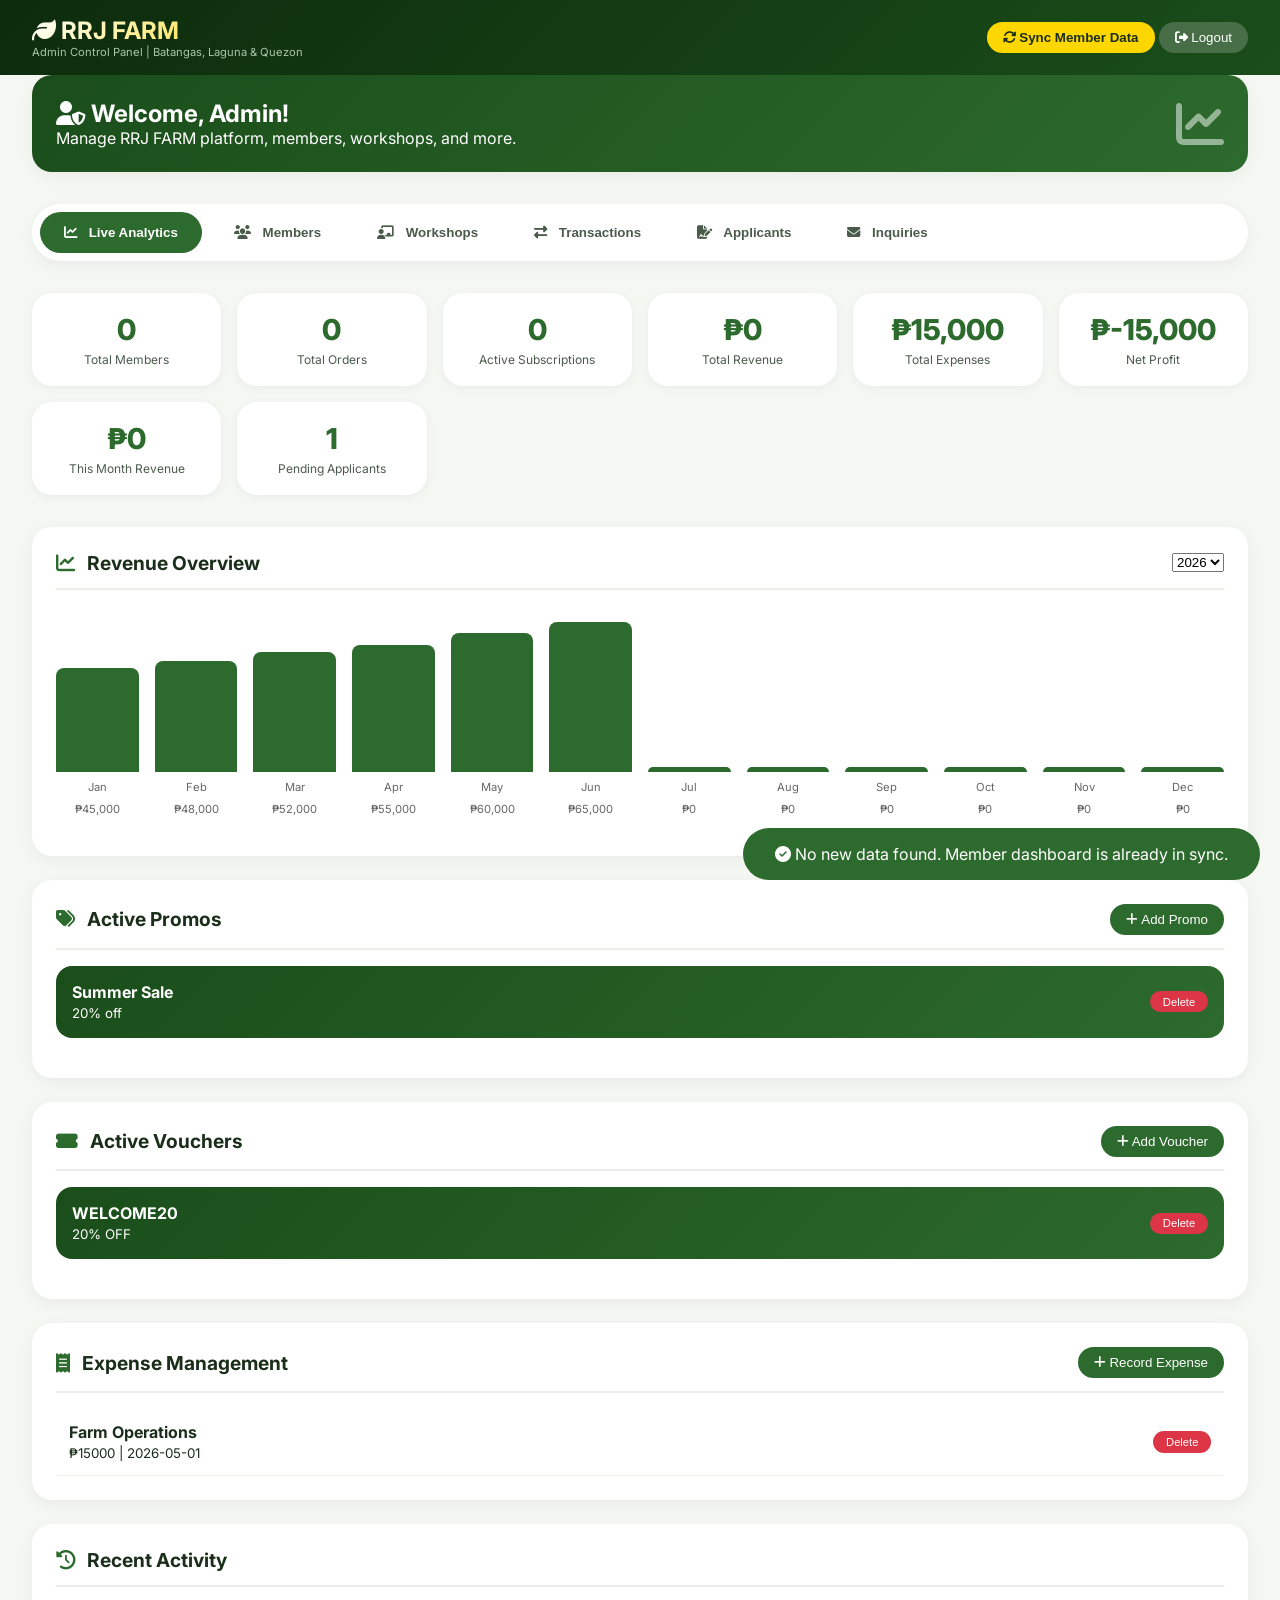
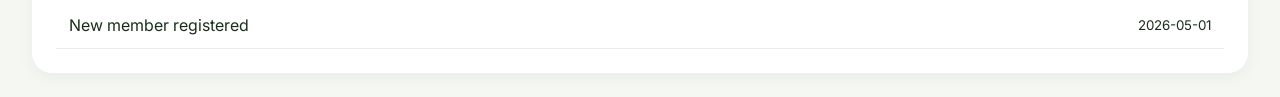
<file: admindashboard.html>
<!DOCTYPE html>
<html lang="en">
<head>
    <meta charset="UTF-8">
    <meta name="viewport" content="width=device-width, initial-scale=1.0">
    <title>RRJ FARM | Admin Dashboard</title>
    <link href="https://fonts.googleapis.com/css2?family=Inter:wght@300;400;500;600;700;800&display=swap" rel="stylesheet">
    <link rel="stylesheet" href="https://cdnjs.cloudflare.com/ajax/libs/font-awesome/6.4.0/css/all.min.css">
    <style>
        * { margin: 0; padding: 0; box-sizing: border-box; }
        body { font-family: 'Inter', sans-serif; background: #f5f7f2; color: #1a2e1a; }
        .container { max-width: 1400px; margin: 0 auto; padding: 0 2rem; }
        
        .modern-header { background: linear-gradient(135deg, #0d2b0d, #1a4d1a); position: sticky; top: 0; z-index: 1000; }
        .header-content { display: flex; justify-content: space-between; align-items: center; padding: 1rem 0; flex-wrap: wrap; gap: 1rem; }
        .logo h1 { font-size: 1.5rem; background: linear-gradient(135deg, #ffffff, #ffd700); -webkit-background-clip: text; background-clip: text; color: transparent; }
        .logo p { font-size: 0.7rem; color: #a8c8a8; }
        .btn-logout { background: rgba(255,255,255,0.2); border: none; padding: 0.5rem 1rem; border-radius: 30px; color: white; cursor: pointer; transition: all 0.3s; }
        .btn-logout:hover { background: rgba(255,255,255,0.3); }
        .btn-refresh { background: #ffd700; color: #1a2e1a; border: none; padding: 0.5rem 1rem; border-radius: 30px; cursor: pointer; font-weight: 600; margin-left: 1rem; }
        .btn-refresh:hover { background: #ffc107; }
        
        .admin-nav { display: flex; gap: 0.5rem; margin: 2rem 0; background: white; padding: 0.5rem; border-radius: 60px; flex-wrap: wrap; box-shadow: 0 4px 15px rgba(0,0,0,0.05); }
        .admin-nav-item { padding: 0.8rem 1.5rem; border-radius: 50px; cursor: pointer; transition: all 0.3s; font-weight: 600; color: #4a5b4a; background: none; border: none; }
        .admin-nav-item i { margin-right: 0.5rem; }
        .admin-nav-item:hover { background: #e8f0e8; }
        .admin-nav-item.active { background: #2d6a2d; color: white; }
        
        .tab-content { display: none; }
        .tab-content.active { display: block; }
        
        .stats-grid { display: grid; grid-template-columns: repeat(auto-fit, minmax(180px, 1fr)); gap: 1rem; margin-bottom: 2rem; }
        .stat-card { background: white; padding: 1.2rem; border-radius: 20px; text-align: center; box-shadow: 0 2px 10px rgba(0,0,0,0.05); }
        .stat-number { font-size: 1.8rem; font-weight: 800; color: #2d6a2d; }
        .stat-label { color: #4a5b4a; font-size: 0.75rem; margin-top: 0.3rem; }
        
        .dashboard-card { background: white; border-radius: 20px; padding: 1.5rem; margin-bottom: 1.5rem; box-shadow: 0 4px 15px rgba(0,0,0,0.05); }
        .card-header { display: flex; justify-content: space-between; align-items: center; margin-bottom: 1rem; padding-bottom: 0.8rem; border-bottom: 2px solid #e8f0e8; flex-wrap: wrap; gap: 0.5rem; }
        .card-header h3 { color: #1a2e1a; font-size: 1.2rem; }
        .card-header h3 i { margin-right: 0.5rem; color: #2d6a2d; }
        
        .data-table { width: 100%; border-collapse: collapse; }
        .data-table th, .data-table td { padding: 0.8rem; text-align: left; border-bottom: 1px solid #e8f0e8; }
        .data-table th { background: #f0f4e8; font-weight: 600; color: #1a2e1a; }
        .data-table tr:hover { background: #f9faf8; }
        .table-responsive { overflow-x: auto; }
        
        .status-badge { padding: 0.2rem 0.6rem; border-radius: 20px; font-size: 0.7rem; font-weight: 600; display: inline-block; }
        .status-active { background: #d4edda; color: #155724; }
        .status-pending { background: #fff3cd; color: #856404; }
        .status-completed { background: #cce5ff; color: #004085; }
        .status-subscribed { background: #d4edda; color: #155724; }
        .status-expense { background: #f8d7da; color: #721c24; }
        .status-approved { background: #d4edda; color: #155724; }
        .status-rejected { background: #f8d7da; color: #721c24; }
        
        .btn-primary { background: #2d6a2d; color: white; border: none; padding: 0.5rem 1rem; border-radius: 30px; cursor: pointer; font-weight: 500; transition: all 0.3s; }
        .btn-primary:hover { background: #1a4d1a; transform: translateY(-2px); }
        .btn-danger { background: #dc3545; color: white; border: none; padding: 0.3rem 0.8rem; border-radius: 20px; cursor: pointer; font-size: 0.7rem; }
        .btn-info { background: #17a2b8; color: white; border: none; padding: 0.3rem 0.8rem; border-radius: 20px; cursor: pointer; font-size: 0.7rem; margin-right: 0.3rem; }
        .btn-success { background: #28a745; color: white; border: none; padding: 0.3rem 0.8rem; border-radius: 20px; cursor: pointer; font-size: 0.7rem; margin-right: 0.3rem; }
        
        .filter-group { display: flex; gap: 0.8rem; align-items: center; flex-wrap: wrap; margin-bottom: 1rem; }
        .filter-btn { padding: 0.3rem 1rem; border-radius: 20px; border: 1px solid #ddd; background: white; cursor: pointer; transition: all 0.3s; font-size: 0.8rem; }
        .filter-btn.active { background: #2d6a2d; color: white; border-color: #2d6a2d; }
        .filter-select { padding: 0.3rem 0.8rem; border-radius: 20px; border: 1px solid #ddd; background: white; cursor: pointer; font-size: 0.8rem; }
        
        .revenue-chart { display: flex; align-items: flex-end; gap: 1rem; padding: 1rem 0; overflow-x: auto; }
        .chart-bar { flex: 1; min-width: 60px; text-align: center; }
        .bar { background: #2d6a2d; height: 0; border-radius: 8px 8px 0 0; transition: height 0.5s; min-height: 5px; }
        .bar-label { margin-top: 0.5rem; font-size: 0.7rem; color: #666; }
        
        .modal { display: none; position: fixed; top: 0; left: 0; width: 100%; height: 100%; background: rgba(0,0,0,0.6); backdrop-filter: blur(4px); z-index: 2000; justify-content: center; align-items: center; }
        .modal.active { display: flex; }
        .modal-content { background: white; border-radius: 28px; max-width: 900px; width: 90%; padding: 1.5rem; max-height: 85vh; overflow-y: auto; animation: fadeUp 0.3s ease; }
        .modal-header { display: flex; justify-content: space-between; align-items: center; margin-bottom: 1rem; padding-bottom: 0.8rem; border-bottom: 2px solid #eef3ea; }
        .close-modal { background: none; border: none; font-size: 1.8rem; cursor: pointer; color: #999; }
        .close-modal:hover { color: #dc3545; }
        .form-group { margin-bottom: 1rem; }
        .form-group label { display: block; font-weight: 600; margin-bottom: 0.3rem; color: #1a2e1a; }
        .form-group input, .form-group select, .form-group textarea { width: 100%; padding: 0.8rem; border: 2px solid #e0e0e0; border-radius: 12px; font-family: inherit; }
        
        .promo-card, .voucher-card { background: linear-gradient(135deg, #1a4d1a, #2d6a2d); color: white; padding: 1rem; border-radius: 16px; margin-bottom: 1rem; display: flex; justify-content: space-between; align-items: center; flex-wrap: wrap; }
        .participant-item { display: flex; justify-content: space-between; align-items: center; padding: 0.8rem; border-bottom: 1px solid #e8f0e8; flex-wrap: wrap; gap: 0.5rem; }
        .review-grid { display: grid; grid-template-columns: 1fr 1fr; gap: 1rem; margin-bottom: 1rem; }
        .review-field { margin-bottom: 0.8rem; }
        .review-field label { font-weight: 600; color: #2d6a2d; display: block; margin-bottom: 0.2rem; font-size: 0.8rem; }
        .review-field .value { background: #f5f7f2; padding: 0.5rem; border-radius: 12px; font-size: 0.9rem; }
        
        .empty-state { text-align: center; padding: 2rem; color: #888; }
        .success-toast { position: fixed; bottom: 20px; right: 20px; background: #2d6a2d; color: white; padding: 1rem 2rem; border-radius: 50px; display: none; z-index: 1500; animation: slideInRight 0.3s ease; }
        
        @keyframes fadeUp { from { transform: translateY(30px); opacity: 0; } to { transform: translateY(0); opacity: 1; } }
        @keyframes slideInRight { from { transform: translateX(100px); opacity: 0; } to { transform: translateX(0); opacity: 1; } }
        @media (max-width: 900px) { .admin-nav { flex-direction: column; border-radius: 20px; } .admin-nav-item { text-align: center; } .container { padding: 0 1rem; } .review-grid { grid-template-columns: 1fr; } }
    </style>
</head>
<body>
    <header class="modern-header">
        <div class="container">
            <div class="header-content">
                <div class="logo"><h1><i class="fas fa-leaf"></i> RRJ FARM</h1><p>Admin Control Panel | Batangas, Laguna & Quezon</p></div>
                <div>
                    <button class="btn-refresh" onclick="syncWithMemberDashboard()"><i class="fas fa-sync-alt"></i> Sync Member Data</button>
                    <button class="btn-logout" onclick="handleLogout()"><i class="fas fa-sign-out-alt"></i> Logout</button>
                </div>
            </div>
        </div>
    </header>

    <main>
        <div class="container">
            <div class="dashboard-card" style="background: linear-gradient(135deg, #1a4d1a, #2d6a2d); color: white;">
                <div style="display: flex; justify-content: space-between; align-items: center; flex-wrap: wrap;">
                    <div><h2><i class="fas fa-user-shield"></i> Welcome, Admin!</h2><p>Manage RRJ FARM platform, members, workshops, and more.</p></div>
                    <div><i class="fas fa-chart-line" style="font-size: 3rem; opacity: 0.5;"></i></div>
                </div>
            </div>

            <div class="admin-nav">
                <button class="admin-nav-item active" onclick="switchTab('analytics')"><i class="fas fa-chart-line"></i> Live Analytics</button>
                <button class="admin-nav-item" onclick="switchTab('members')"><i class="fas fa-users"></i> Members</button>
                <button class="admin-nav-item" onclick="switchTab('workshops')"><i class="fas fa-chalkboard-user"></i> Workshops</button>
                <button class="admin-nav-item" onclick="switchTab('transactions')"><i class="fas fa-exchange-alt"></i> Transactions</button>
                <button class="admin-nav-item" onclick="switchTab('applicants')"><i class="fas fa-file-signature"></i> Applicants</button>
                <button class="admin-nav-item" onclick="switchTab('inquiries')"><i class="fas fa-envelope"></i> Inquiries</button>
            </div>

            <!-- ANALYTICS TAB -->
            <div id="analyticsTab" class="tab-content active">
                <div class="stats-grid">
                    <div class="stat-card"><div class="stat-number" id="totalMembers">0</div><div class="stat-label">Total Members</div></div>
                    <div class="stat-card"><div class="stat-number" id="totalOrders">0</div><div class="stat-label">Total Orders</div></div>
                    <div class="stat-card"><div class="stat-number" id="totalSubscriptions">0</div><div class="stat-label">Active Subscriptions</div></div>
                    <div class="stat-card"><div class="stat-number" id="totalRevenue">₱0</div><div class="stat-label">Total Revenue</div></div>
                    <div class="stat-card"><div class="stat-number" id="totalExpenses">₱0</div><div class="stat-label">Total Expenses</div></div>
                    <div class="stat-card"><div class="stat-number" id="netProfit">₱0</div><div class="stat-label">Net Profit</div></div>
                    <div class="stat-card"><div class="stat-number" id="monthlyRevenue">₱0</div><div class="stat-label">This Month Revenue</div></div>
                    <div class="stat-card"><div class="stat-number" id="pendingApplicants">0</div><div class="stat-label">Pending Applicants</div></div>
                </div>
                <div class="dashboard-card"><div class="card-header"><h3><i class="fas fa-chart-line"></i> Revenue Overview</h3><select id="revenueYear" onchange="loadRevenueChart()"><option value="2025">2025</option><option value="2026" selected>2026</option></select></div><div id="revenueChart" class="revenue-chart"></div></div>
                <div class="dashboard-card"><div class="card-header"><h3><i class="fas fa-tags"></i> Active Promos</h3><button class="btn-primary" onclick="openPromoModal()"><i class="fas fa-plus"></i> Add Promo</button></div><div id="promosList"></div></div>
                <div class="dashboard-card"><div class="card-header"><h3><i class="fas fa-ticket-alt"></i> Active Vouchers</h3><button class="btn-primary" onclick="openVoucherModal()"><i class="fas fa-plus"></i> Add Voucher</button></div><div id="vouchersList"></div></div>
                <div class="dashboard-card"><div class="card-header"><h3><i class="fas fa-receipt"></i> Expense Management</h3><button class="btn-primary" onclick="openExpenseModal()"><i class="fas fa-plus"></i> Record Expense</button></div><div id="expensesList"></div></div>
                <div class="dashboard-card"><div class="card-header"><h3><i class="fas fa-history"></i> Recent Activity</h3></div><div id="recentActivity"></div></div>
            </div>

            <!-- MEMBERS TAB -->
            <div id="membersTab" class="tab-content">
                <div class="dashboard-card">
                    <div class="card-header"><h3><i class="fas fa-users"></i> All Members</h3><input type="text" id="memberSearch" placeholder="Search members..." style="padding:0.5rem; border-radius:30px; border:1px solid #ddd; width:250px;" onkeyup="filterMembers()"></div>
                    <div class="filter-group">
                        <span>Sort by:</span>
                        <button class="filter-btn" onclick="sortMembers('name')">Name (A-Z)</button>
                        <button class="filter-btn" onclick="sortMembers('id')">ID</button>
                        <button class="filter-btn" onclick="sortMembers('location')">Location</button>
                        <select id="roleFilter" class="filter-select" onchange="filterMembers()"><option value="all">All Roles</option><option value="buyer">Buyer</option><option value="seller">Seller</option><option value="coop_member">Coop Member</option><option value="land_steward">Land Steward</option></select>
                        <select id="purposeFilter" class="filter-select" onchange="filterMembers()"><option value="all">All Purpose</option><option value="farming">Farming</option><option value="homestead">Homestead</option><option value="business">Business</option><option value="education">Education</option></select>
                        <select id="locationFilter" class="filter-select" onchange="filterMembers()"><option value="all">All Locations</option><option value="Batangas">Batangas</option><option value="Laguna">Laguna</option><option value="Quezon">Quezon</option></select>
                    </div>
                    <div class="table-responsive"><table class="data-table"><thead><tr><th>ID</th><th>Name</th><th>Email</th><th>Role</th><th>Purpose</th><th>Location</th><th>Address</th><th>Join Date</th><th>Status</th><th>Action</th></tr></thead><tbody id="membersList"></tbody></table></div>
                </div>
            </div>

            <!-- WORKSHOPS TAB -->
            <div id="workshopsTab" class="tab-content">
                <div class="dashboard-card"><div class="card-header"><h3><i class="fas fa-chalkboard-user"></i> Manage Workshops</h3><button class="btn-primary" onclick="openWorkshopModal()"><i class="fas fa-plus"></i> Add Workshop</button></div><div id="workshopsList"></div></div>
                <div class="dashboard-card"><div class="card-header"><h3><i class="fas fa-bullhorn"></i> Announcements</h3><button class="btn-primary" onclick="openAnnouncementModal()"><i class="fas fa-plus"></i> Add Announcement</button></div><div id="announcementsList"></div></div>
                <div class="dashboard-card"><div class="card-header"><h3><i class="fas fa-users"></i> Workshop Participants</h3><select id="selectWorkshop" class="filter-select" onchange="loadParticipants()"><option value="">Select Workshop</option></select></div><div id="participantsList"></div></div>
            </div>

            <!-- TRANSACTIONS TAB with CSV Import/Export -->
            <div id="transactionsTab" class="tab-content">
                <div class="dashboard-card">
                    <div class="card-header">
                        <h3><i class="fas fa-exchange-alt"></i> All Transactions</h3>
                        <div style="display: flex; gap: 0.5rem; flex-wrap: wrap;">
                            <button class="btn-primary" onclick="exportToCSV()"><i class="fas fa-file-export"></i> Export CSV</button>
                            <button class="btn-primary" onclick="openImportModal()"><i class="fas fa-file-import"></i> Import CSV</button>
                            <button class="btn-info" onclick="downloadTemplate()"><i class="fas fa-download"></i> Template</button>
                        </div>
                    </div>
                    <div class="filter-group">
                        <span>Filter by Type:</span>
                        <button class="filter-btn active" data-type="all" onclick="filterTransactionType('all', this)">📋 All</button>
                        <button class="filter-btn" data-type="order" onclick="filterTransactionType('order', this)">📦 Orders</button>
                        <button class="filter-btn" data-type="subscription" onclick="filterTransactionType('subscription', this)">🔄 Subscriptions</button>
                        <button class="filter-btn" data-type="workshop" onclick="filterTransactionType('workshop', this)">🎓 Workshops</button>
                        <button class="filter-btn" data-type="expense" onclick="filterTransactionType('expense', this)">💰 Expenses</button>
                        <button class="filter-btn" data-type="rent" onclick="filterTransactionType('rent', this)">🚜 Rent</button>
                    </div>
                    <input type="text" id="transactionSearch" placeholder="Search by ID or user..." style="padding:0.5rem; border-radius:30px; border:1px solid #ddd; width:100%; margin-bottom:1rem;" onkeyup="filterTransactions()">
                    <div class="table-responsive"><table class="data-table"><thead><tr><th>ID</th><th>Type</th><th>User/Memo</th><th>Item/Description</th><th>Amount</th><th>Status</th><th>Date</th><th>Action</th></tr></thead><tbody id="transactionsList"></tbody></table></div>
                </div>
            </div>

            <!-- APPLICANTS TAB -->
            <div id="applicantsTab" class="tab-content">
                <div class="dashboard-card">
                    <div class="card-header"><h3><i class="fas fa-file-signature"></i> Land Stewardship Applicants</h3></div>
                    <div class="filter-group">
                        <select id="applicantRoleFilter" class="filter-select" onchange="filterApplicants()"><option value="all">All Roles</option><option value="land_steward">Land Steward</option><option value="coop_member">Coop Member</option><option value="farmer">Farmer</option></select>
                        <select id="applicantPurposeFilter" class="filter-select" onchange="filterApplicants()"><option value="all">All Purpose</option><option value="farming">Farming</option><option value="homestead">Homestead</option><option value="business">Business</option></select>
                        <select id="applicantStatusFilter" class="filter-select" onchange="filterApplicants()"><option value="all">All Status</option><option value="Pending">Pending</option><option value="Approved">Approved</option><option value="Rejected">Rejected</option></select>
                    </div>
                    <div id="applicantsList"></div>
                </div>
            </div>

            <!-- INQUIRIES TAB -->
            <div id="inquiriesTab" class="tab-content">
                <div class="dashboard-card">
                    <div class="card-header"><h3><i class="fas fa-envelope"></i> Contact Inquiries</h3></div>
                    <div class="filter-group">
                        <select id="inquiryTypeFilter" class="filter-select" onchange="filterInquiries()"><option value="all">All Types</option><option value="Membership">Membership</option><option value="Workshop">Workshop</option><option value="Product">Product</option><option value="Cooperative">Cooperative</option></select>
                        <select id="inquiryStatusFilter" class="filter-select" onchange="filterInquiries()"><option value="all">All Status</option><option value="Unread">Unread</option><option value="Read">Read</option><option value="Replied">Replied</option></select>
                        <input type="text" id="inquirySearch" placeholder="Search by name/email..." style="padding:0.3rem 0.8rem; border-radius:20px; border:1px solid #ddd;" onkeyup="filterInquiries()">
                    </div>
                    <div id="inquiriesList"></div>
                </div>
            </div>
        </div>
    </main>

    <!-- MODALS -->
    <div id="promoModal" class="modal"><div class="modal-content"><div class="modal-header"><h3>Add New Promo</h3><button class="close-modal" onclick="closePromoModal()">&times;</button></div><form id="promoForm"><div class="form-group"><label>Promo Title</label><input type="text" id="promoTitle" required></div><div class="form-group"><label>Description</label><textarea id="promoDesc" rows="2"></textarea></div><div class="form-group"><label>Discount</label><input type="text" id="promoDiscount" required></div><div class="form-group"><label>Valid Until</label><input type="date" id="promoValidUntil" required></div><button type="submit" class="btn-primary">Create Promo</button></form></div></div>
    <div id="voucherModal" class="modal"><div class="modal-content"><div class="modal-header"><h3>Add New Voucher</h3><button class="close-modal" onclick="closeVoucherModal()">&times;</button></div><form id="voucherForm"><div class="form-group"><label>Voucher Code</label><input type="text" id="voucherCode" required></div><div class="form-group"><label>Discount Type</label><select id="voucherType"><option value="percentage">Percentage (%)</option><option value="fixed">Fixed Amount (₱)</option></select></div><div class="form-group"><label>Discount Value</label><input type="number" id="voucherValue" required></div><div class="form-group"><label>Min Purchase</label><input type="number" id="voucherMinPurchase" value="0"></div><div class="form-group"><label>Valid Until</label><input type="date" id="voucherValidUntil" required></div><button type="submit" class="btn-primary">Create Voucher</button></form></div></div>
    <div id="expenseModal" class="modal"><div class="modal-content"><div class="modal-header"><h3>Record Expense</h3><button class="close-modal" onclick="closeExpenseModal()">&times;</button></div><form id="expenseForm"><div class="form-group"><label>Expense Title</label><input type="text" id="expenseTitle" required></div><div class="form-group"><label>Category</label><select id="expenseCategory"><option>Operations</option><option>Labor</option><option>Materials</option><option>Marketing</option></select></div><div class="form-group"><label>Amount (₱)</label><input type="number" id="expenseAmount" required></div><div class="form-group"><label>Date</label><input type="date" id="expenseDate" required></div><div class="form-group"><label>Description</label><textarea id="expenseDesc" rows="2"></textarea></div><button type="submit" class="btn-primary">Record Expense</button></form></div></div>
    <div id="workshopModal" class="modal"><div class="modal-content"><div class="modal-header"><h3>Add/Edit Workshop</h3><button class="close-modal" onclick="closeWorkshopModal()">&times;</button></div><form id="workshopForm"><input type="hidden" id="editWorkshopId"><div class="form-group"><label>Workshop Title</label><input type="text" id="workshopTitle" required></div><div class="form-group"><label>Description</label><textarea id="workshopDesc" rows="2"></textarea></div><div class="form-group"><label>Date</label><input type="date" id="workshopDate" required></div><div class="form-group"><label>Time</label><input type="text" id="workshopTime"></div><div class="form-group"><label>Location</label><input type="text" id="workshopLocation"></div><div class="form-group"><label>Price (₱)</label><input type="number" id="workshopPrice" required></div><div class="form-group"><label>Max Slots</label><input type="number" id="workshopSlots" value="20"></div><button type="submit" class="btn-primary">Save Workshop</button></form></div></div>
    <div id="announcementModal" class="modal"><div class="modal-content"><div class="modal-header"><h3>Add Announcement</h3><button class="close-modal" onclick="closeAnnouncementModal()">&times;</button></div><form id="announcementForm"><div class="form-group"><label>Title</label><input type="text" id="announcementTitle" required></div><div class="form-group"><label>Message</label><textarea id="announcementMessage" rows="3" required></textarea></div><button type="submit" class="btn-primary">Post Announcement</button></form></div></div>
    <div id="reviewModal" class="modal"><div class="modal-content"><div class="modal-header"><h3>Review Application</h3><button class="close-modal" onclick="closeReviewModal()">&times;</button></div><div id="reviewContent" class="review-grid"></div><div class="form-group"><label>Admin Notes</label><textarea id="reviewNotes" rows="2" placeholder="Internal notes..."></textarea></div><div class="form-group"><label>Decision</label><select id="reviewDecision" class="filter-select"><option value="Approve">✓ Approve</option><option value="Reject">✗ Reject</option></select></div><div style="display:flex; gap:1rem; justify-content:flex-end; margin-top:1rem;"><button class="btn-primary" onclick="submitReview()">Submit Decision</button><button class="btn-danger" onclick="closeReviewModal()">Cancel</button></div></div></div>
    
    <!-- REMOVE MEMBER MODAL -->
    <div id="removeMemberModal" class="modal"><div class="modal-content"><div class="modal-header"><h3><i class="fas fa-user-minus"></i> Remove Member</h3><button class="close-modal" onclick="closeRemoveMemberModal()">&times;</button></div><div class="modal-body"><div class="form-group"><label>Member</label><input type="text" id="removeMemberName" readonly style="background:#f5f7f2;"></div><div class="form-group"><label>Reason for Removal</label><textarea id="removeReason" rows="3" placeholder="Please provide reason for removing this member..."></textarea></div><div class="form-group"><label>Date & Time</label><input type="text" id="removeDateTime" readonly style="background:#f5f7f2;"></div></div><div class="modal-footer" style="display:flex; gap:1rem; justify-content:flex-end; padding-top:1rem;"><button class="btn-danger" onclick="confirmRemoveMember()">Remove Member</button><button class="btn-secondary" onclick="closeRemoveMemberModal()">Cancel</button></div></div></div>
    
    <!-- TRANSACTION VIEW MODAL -->
    <div id="transactionViewModal" class="modal"><div class="modal-content"><div class="modal-header"><h3><i class="fas fa-receipt"></i> Transaction Details</h3><button class="close-modal" onclick="closeTransactionViewModal()">&times;</button></div><div id="transactionViewContent" class="modal-body"></div><div class="modal-footer"><button class="btn-primary" onclick="closeTransactionViewModal()">Close</button></div></div></div>
    
    <!-- REPLY INQUIRY MODAL -->
    <div id="replyInquiryModal" class="modal"><div class="modal-content"><div class="modal-header"><h3><i class="fas fa-reply"></i> Reply to Inquiry</h3><button class="close-modal" onclick="closeReplyInquiryModal()">&times;</button></div><div class="modal-body"><div class="form-group"><label>From:</label><input type="text" id="replyInquiryFrom" readonly style="background:#f5f7f2;"></div><div class="form-group"><label>Original Message:</label><textarea id="replyOriginalMessage" rows="3" readonly style="background:#f5f7f2;"></textarea></div><div class="form-group"><label>Your Reply:</label><textarea id="replyMessageText" rows="4" placeholder="Type your reply here..."></textarea></div></div><div class="modal-footer" style="display:flex; gap:1rem; justify-content:flex-end;"><button class="btn-primary" onclick="sendReply()">Send Reply</button><button class="btn-danger" onclick="closeReplyInquiryModal()">Cancel</button></div></div></div>

    <!-- IMPORT CSV MODAL -->
    <div id="importModal" class="modal">
        <div class="modal-content">
            <div class="modal-header">
                <h3><i class="fas fa-file-import"></i> Import Transactions from CSV</h3>
                <button class="close-modal" onclick="closeImportModal()">&times;</button>
            </div>
            <div class="modal-body">
                <div class="form-group">
                    <label>Select CSV File</label>
                    <input type="file" id="csvFileInput" accept=".csv" class="modal-input">
                    <small style="color: #666;">Format: Transaction ID,Type,User/Memo,Item/Description,Amount,Status,Date</small>
                </div>
                <div id="importPreview" style="max-height: 300px; overflow-y: auto; margin-top: 1rem;"></div>
            </div>
            <div class="modal-footer">
                <button class="btn-secondary" onclick="closeImportModal()">Cancel</button>
                <button class="btn-primary" onclick="processImport()">Import Transactions</button>
            </div>
        </div>
    </div>

    <div id="successToast" class="success-toast"></div>

    <script>
        // ============ ADD-ON: SYNC WITH MEMBER DASHBOARD ============
        // Ito ang bagong function na nagbabasa ng data mula sa Member Dashboard
        
        function syncWithMemberDashboard() {
            console.log('🔄 Syncing with Member Dashboard...');
            let syncCount = { members: 0, orders: 0, workshops: 0, registrations: 0, subscriptions: 0, applicants: 0, rents: 0 };
            
            // 1. SYNC USERS/MEMBERS from Member Dashboard (rrjfarm_users)
            const memberUsers = localStorage.getItem('rrjfarm_users');
            if (memberUsers) {
                const parsedUsers = JSON.parse(memberUsers);
                const syncedMembers = parsedUsers
                    .filter(u => u.role !== 'admin')
                    .map(u => ({
                        id: u.id || 'M' + Date.now() + Math.random(),
                        name: u.name || '',
                        email: u.email || '',
                        role: u.role === 'farmer' ? 'coop_member' : (u.role === 'regular' ? 'buyer' : u.role),
                        purpose: u.role === 'farmer' ? 'farming' : 'homestead',
                        location: u.province || 'Batangas',
                        address: u.address || 'N/A',
                        joinDate: u.createdAt ? new Date(u.createdAt).toISOString().split('T')[0] : new Date().toISOString().split('T')[0],
                        status: u.status === 'approved' ? 'Active' : 'Pending',
                        subscription: u.subscription || 'none'
                    }));
                
                syncedMembers.forEach(newMember => {
                    const exists = members.find(m => m.email === newMember.email);
                    if (!exists) {
                        members.push(newMember);
                        syncCount.members++;
                    } else {
                        const index = members.findIndex(m => m.email === newMember.email);
                        if (index !== -1) members[index] = { ...members[index], ...newMember };
                    }
                });
                console.log(`✅ Synced ${syncCount.members} new members`);
            }
            
            // 2. SYNC ORDERS from Member Dashboard (rrjfarm_orders)
            const memberOrders = localStorage.getItem('rrjfarm_orders');
            if (memberOrders) {
                const parsedOrders = JSON.parse(memberOrders);
                const syncedOrders = parsedOrders.map(o => ({
                    id: o.id,
                    userName: o.userId || o.farmer || 'Customer',
                    item: o.product,
                    amount: o.total,
                    status: o.status === 'delivered' ? 'Completed' : (o.status === 'shipped' ? 'Shipped' : 'Pending'),
                    date: o.date || new Date().toISOString().split('T')[0],
                    type: 'order'
                }));
                
                syncedOrders.forEach(newOrder => {
                    const exists = orderTransactions.find(o => o.id === newOrder.id);
                    if (!exists) {
                        orderTransactions.push(newOrder);
                        syncCount.orders++;
                    }
                });
                console.log(`✅ Synced ${syncCount.orders} new orders`);
            }
            
            // 3. SYNC WORKSHOP REGISTRATIONS from Member Dashboard
            const memberWorkshopRegs = localStorage.getItem('rrjfarm_registered_workshops');
            if (memberWorkshopRegs) {
                const parsedRegs = JSON.parse(memberWorkshopRegs);
                const syncedRegs = parsedRegs.map(r => ({
                    id: r.id || Date.now() + Math.random(),
                    workshopId: r.workshopId || 1,
                    workshopTitle: r.workshopTitle || r.name,
                    participantName: r.participantName || r.name,
                    email: r.email,
                    date: r.date || new Date().toISOString().split('T')[0],
                    status: 'Confirmed'
                }));
                
                syncedRegs.forEach(newReg => {
                    const exists = workshopRegistrations.find(w => w.id === newReg.id);
                    if (!exists) {
                        workshopRegistrations.push(newReg);
                        syncCount.registrations++;
                    }
                });
                console.log(`✅ Synced ${syncCount.registrations} workshop registrations`);
            }
            
            // 4. SYNC SUBSCRIPTIONS from Member Dashboard
            const memberSubs = localStorage.getItem('rrjfarm_user_subscriptions');
            if (memberSubs) {
                const parsedSubs = JSON.parse(memberSubs);
                const syncedSubs = parsedSubs
                    .filter(s => s.status === 'Active')
                    .map(s => ({
                        id: s.id,
                        userName: s.subscriberEmail,
                        item: s.plan === 'member' ? 'Member Plan' : (s.plan === 'researcher' ? 'Researcher Plan' : 'Basic Plan'),
                        amount: s.amount,
                        status: 'Active',
                        date: s.startDate || new Date().toISOString().split('T')[0],
                        type: 'subscription'
                    }));
                
                syncedSubs.forEach(newSub => {
                    const exists = subscriptionTransactions.find(s => s.id === newSub.id);
                    if (!exists) {
                        subscriptionTransactions.push(newSub);
                        syncCount.subscriptions++;
                    }
                });
                console.log(`✅ Synced ${syncCount.subscriptions} new subscriptions`);
            }
            
            // 5. SYNC LAND APPLICATIONS from Member Dashboard
            const memberApps = localStorage.getItem('rrjfarm_land_applications');
            if (memberApps) {
                const parsedApps = JSON.parse(memberApps);
                const syncedApps = parsedApps.map(a => ({
                    id: a.id,
                    name: a.name,
                    email: a.email,
                    phone: a.phone || '',
                    role: 'land_steward',
                    purpose: a.purpose || 'farming',
                    lotSize: a.lotSize || '1',
                    location: a.municipality || a.location,
                    province: a.province || 'Batangas',
                    municipality: a.municipality,
                    experience: a.experience || '',
                    status: a.status || 'Pending',
                    appliedAt: a.appliedAt || a.date || new Date().toISOString()
                }));
                
                syncedApps.forEach(newApp => {
                    const exists = applicants.find(a => a.id === newApp.id);
                    if (!exists) {
                        applicants.push(newApp);
                        syncCount.applicants++;
                    } else {
                        const index = applicants.findIndex(a => a.id === newApp.id);
                        if (index !== -1) applicants[index] = { ...applicants[index], ...newApp };
                    }
                });
                console.log(`✅ Synced ${syncCount.applicants} land applications`);
            }
            
            // 6. SYNC RENT TRANSACTIONS from Member Dashboard
            const memberRents = localStorage.getItem('rrjfarm_rent_transactions');
            if (memberRents) {
                const parsedRents = JSON.parse(memberRents);
                const syncedRents = parsedRents.map(r => ({
                    id: r.id,
                    userName: r.userName,
                    item: r.item,
                    amount: r.amount,
                    status: r.status || 'Completed',
                    date: r.date || new Date().toISOString().split('T')[0],
                    type: 'rent'
                }));
                
                syncedRents.forEach(newRent => {
                    const exists = rentTransactions.find(r => r.id === newRent.id);
                    if (!exists) {
                        rentTransactions.push(newRent);
                        syncCount.rents++;
                    }
                });
                console.log(`✅ Synced ${syncCount.rents} rent transactions`);
            }
            
            // 7. SYNC WORKSHOPS LIST from Member Dashboard
            const memberWorkshops = localStorage.getItem('rrjfarm_workshops');
            if (memberWorkshops) {
                const parsedWorkshops = JSON.parse(memberWorkshops);
                const syncedWorkshops = parsedWorkshops.map(w => ({
                    id: w.id,
                    title: w.title,
                    description: w.description || '',
                    date: w.date,
                    time: w.time || '9AM-5PM',
                    location: w.location || 'Lipa City',
                    price: w.price,
                    slots: w.slots || 20,
                    remaining: w.remaining || w.slots || 20
                }));
                
                syncedWorkshops.forEach(newWorkshop => {
                    const exists = workshopsList.find(w => w.id === newWorkshop.id);
                    if (!exists) {
                        workshopsList.push(newWorkshop);
                        syncCount.workshops++;
                    }
                });
                console.log(`✅ Synced ${syncCount.workshops} workshops`);
            }
            
            // Add recent activity
            const totalSynced = syncCount.members + syncCount.orders + syncCount.workshops + syncCount.registrations + syncCount.subscriptions + syncCount.applicants + syncCount.rents;
            if (totalSynced > 0) {
                recentActivities.unshift({
                    action: `🔄 Data Sync: ${totalSynced} new items from Member Dashboard (${syncCount.members} members, ${syncCount.orders} orders, ${syncCount.registrations} workshop regs, ${syncCount.subscriptions} subs)`,
                    date: new Date().toLocaleString()
                });
                if (recentActivities.length > 20) recentActivities = recentActivities.slice(0, 20);
                showToast(`Synced ${totalSynced} new items from Member Dashboard!`);
            } else {
                showToast('No new data found. Member dashboard is already in sync.');
            }
            
            // Refresh all displays
            loadAnalytics();
            loadMembers();
            loadWorkshops();
            loadWorkshopSelect();
            loadTransactions();
            loadApplicants();
            loadInquiries();
        }
        
        // ============ EXISTING VARIABLES (NO CHANGES) ============
        function loadApplicantsFromStorage() {
            const saved = localStorage.getItem('rrjfarm_land_applications');
            if (saved) {
                return JSON.parse(saved);
            }
            return [
                { id: 1, name: 'Ramon Garcia', email: 'ramon@email.com', phone: '09123456789', role: 'land_steward', purpose: 'farming', lotSize: '1', location: 'Lipa City', province: 'Batangas', municipality: 'Lipa City', experience: '2 years gardening', status: 'Pending', date: '2026-05-01' }
            ];
        }
        
        let members = [
            
        ];
        
        let applicants = loadApplicantsFromStorage();
        
        let orderTransactions = [
            
        ];
        let subscriptionTransactions = [
            
        ];
        let workshopTransactions = [
            
        ];
        let expenseTransactions = [
            { id: 'EXP001', memo: 'Farm Operations', description: 'Farm Equipment', amount: 15000, status: 'Paid', date: '2026-05-01', type: 'expense' }
        ];
        let rentTransactions = [
            
        ];
        let promos = [{ id: 1, title: 'Summer Sale', description: '20% off', discount: '20% OFF', validUntil: '2026-06-30' }];
        let vouchers = [{ code: 'WELCOME20', type: 'percentage', value: 20, minPurchase: 0, validUntil: '2026-06-30' }];
        let workshopsList = [
            { id: 1, title: 'Organic Pest Control', description: 'Learn natural pest management', date: '2026-03-25', time: '9AM-4PM', location: 'Lipa City', price: 500, slots: 20, remaining: 12 },
            { id: 2, title: 'Vermicomposting 101', description: 'Turn waste into fertilizer', date: '2026-04-05', time: '1PM-5PM', location: 'Tanauan', price: 300, slots: 25, remaining: 18 }
        ];
        let announcements = [{ id: 1, title: 'New Workshop Added!', message: 'Hydroponic workshop now available.', date: '2026-05-01' }];
        let workshopRegistrations = [{ id: 1, workshopId: 1, workshopTitle: 'Organic Pest Control', participantName: 'Maria Santos', email: 'maria@email.com', date: '2026-03-20', status: 'Confirmed' }];
        let inquiries = [
            { id: 1, name: 'John Santos', email: 'john@email.com', type: 'Membership', subject: 'How to apply?', message: 'I want to apply for land stewardship.', status: 'Unread', date: '2026-05-04' }
        ];
        let recentActivities = [{ action: 'New member registered', date: '2026-05-01' }];
        let monthlyRevenue = { 2025: [15000,18000,22000,25000,28000,30000,32000,35000,38000,40000,42000,45000], 2026: [45000,48000,52000,55000,60000,65000,0,0,0,0,0,0] };
        
        let currentTransactionType = 'all';
        let currentSort = 'name';
        let currentReviewApplicant = null;
        let currentRemoveMemberId = null;
        let currentTransactionView = null;
        let currentReplyInquiry = null;
        
        // ============ EXISTING FUNCTIONS (NO CHANGES) ============
        function showToast(msg) { let t = document.getElementById('successToast'); t.innerHTML = `<i class="fas fa-check-circle"></i> ${msg}`; t.style.display = 'block'; setTimeout(() => t.style.display = 'none', 3000); }
        function handleLogout() { window.location.href = 'index.html'; }
        
        function switchTab(tabName) {
            document.querySelectorAll('.tab-content').forEach(tab => tab.classList.remove('active'));
            document.querySelectorAll('.admin-nav-item').forEach(item => item.classList.remove('active'));
            document.getElementById(`${tabName}Tab`).classList.add('active');
            event.target.classList.add('active');
            if (tabName === 'analytics') loadAnalytics();
            if (tabName === 'members') loadMembers();
            if (tabName === 'workshops') { loadWorkshops(); loadAnnouncements(); loadWorkshopSelect(); }
            if (tabName === 'transactions') loadTransactions();
            if (tabName === 'applicants') loadApplicants();
            if (tabName === 'inquiries') loadInquiries();
        }
        
        function loadAnalytics() {
            document.getElementById('totalMembers').innerText = members.length;
            document.getElementById('totalOrders').innerText = orderTransactions.length;
            document.getElementById('totalSubscriptions').innerText = subscriptionTransactions.length;
            let totalRevenue = orderTransactions.reduce((s,o) => s + o.amount, 0) + subscriptionTransactions.reduce((s,o) => s + o.amount, 0) + workshopTransactions.reduce((s,w) => s + w.amount, 0) + rentTransactions.reduce((s,r) => s + r.amount, 0);
            let totalExpensesAmt = expenseTransactions.reduce((s,e) => s + e.amount, 0);
            document.getElementById('totalRevenue').innerHTML = `₱${totalRevenue.toLocaleString()}`;
            document.getElementById('totalExpenses').innerHTML = `₱${totalExpensesAmt.toLocaleString()}`;
            document.getElementById('netProfit').innerHTML = `₱${(totalRevenue - totalExpensesAmt).toLocaleString()}`;
            document.getElementById('monthlyRevenue').innerHTML = `₱${totalRevenue.toLocaleString()}`;
            document.getElementById('pendingApplicants').innerText = applicants.filter(a => a.status === 'Pending').length;
            document.getElementById('promosList').innerHTML = promos.map(p => `<div class="promo-card"><div><strong>${p.title}</strong><br><small>${p.description}</small></div><button class="btn-danger" onclick="deletePromo(${p.id})">Delete</button></div>`).join('');
            document.getElementById('vouchersList').innerHTML = vouchers.map(v => `<div class="voucher-card"><div><strong>${v.code}</strong><br><small>${v.value}% OFF</small></div><button class="btn-danger" onclick="deleteVoucher('${v.code}')">Delete</button></div>`).join('');
            document.getElementById('expensesList').innerHTML = expenseTransactions.map(e => `<div class="participant-item"><div><strong>${e.memo}</strong><br><small>₱${e.amount} | ${e.date}</small></div><button class="btn-danger" onclick="deleteExpense('${e.id}')">Delete</button></div>`).join('');
            document.getElementById('recentActivity').innerHTML = recentActivities.map(a => `<div class="participant-item"><span>${a.action}</span><small>${a.date}</small></div>`).join('');
            loadRevenueChart();
        }
        function loadRevenueChart() { const year = document.getElementById('revenueYear').value; const data = monthlyRevenue[year]; const maxRevenue = Math.max(...data, 1); document.getElementById('revenueChart').innerHTML = data.map((rev, i) => `<div class="chart-bar"><div class="bar" style="height: ${(rev / maxRevenue) * 150}px;"></div><div class="bar-label">${['Jan','Feb','Mar','Apr','May','Jun','Jul','Aug','Sep','Oct','Nov','Dec'][i]}</div><div class="bar-label">₱${rev.toLocaleString()}</div></div>`).join(''); }
        
        // MEMBERS
        function loadMembers() { 
            let filtered = [...members];
            const search = document.getElementById('memberSearch').value.toLowerCase();
            if (search) filtered = filtered.filter(m => m.name.toLowerCase().includes(search));
            const role = document.getElementById('roleFilter').value;
            if (role !== 'all') filtered = filtered.filter(m => m.role === role);
            const purpose = document.getElementById('purposeFilter').value;
            if (purpose !== 'all') filtered = filtered.filter(m => m.purpose === purpose);
            const location = document.getElementById('locationFilter').value;
            if (location !== 'all') filtered = filtered.filter(m => m.location === location);
            if (currentSort === 'name') filtered.sort((a,b) => a.name.localeCompare(b.name));
            document.getElementById('membersList').innerHTML = filtered.map(m => `<tr><td>${m.id}</td><td>${m.name}</td><td>${m.email}</td><td>${m.role}</td><td>${m.purpose}</td><td>${m.location}</td><td>${m.address}</td><td>${m.joinDate}</td><td><span class="status-badge status-active">${m.status}</span></td><td><button class="btn-danger" onclick="openRemoveMemberModal('${m.id}','${m.name}')">Remove</button></td>`).join('');
        }
        function openRemoveMemberModal(id, name) { currentRemoveMemberId = id; document.getElementById('removeMemberName').value = name; document.getElementById('removeDateTime').value = new Date().toLocaleString(); document.getElementById('removeMemberModal').classList.add('active'); }
        function closeRemoveMemberModal() { document.getElementById('removeMemberModal').classList.remove('active'); currentRemoveMemberId = null; document.getElementById('removeReason').value = ''; }
        function confirmRemoveMember() { const reason = document.getElementById('removeReason').value; if(!reason) { alert('Please provide a reason'); return; } members = members.filter(m => m.id !== currentRemoveMemberId); recentActivities.unshift({ action: `Member removed: ${document.getElementById('removeMemberName').value} - Reason: ${reason}`, date: new Date().toLocaleString() }); showToast('Member removed'); closeRemoveMemberModal(); loadMembers(); loadAnalytics(); }
        function sortMembers(type) { currentSort = type; loadMembers(); }
        function filterMembers() { loadMembers(); }
        
        // WORKSHOPS
        function loadWorkshops() { document.getElementById('workshopsList').innerHTML = workshopsList.map(w => `<div class="participant-item"><div><strong>${w.title}</strong><br><small>${w.date} | ${w.location} | ₱${w.price}</small></div><div><button class="btn-info" onclick="editWorkshop(${w.id})">Edit</button><button class="btn-danger" onclick="deleteWorkshop(${w.id})">Delete</button></div></div>`).join(''); }
        function editWorkshop(id) { const w = workshopsList.find(w => w.id === id); if(w) { document.getElementById('editWorkshopId').value = w.id; document.getElementById('workshopTitle').value = w.title; document.getElementById('workshopDesc').value = w.description; document.getElementById('workshopDate').value = w.date; document.getElementById('workshopTime').value = w.time; document.getElementById('workshopLocation').value = w.location; document.getElementById('workshopPrice').value = w.price; document.getElementById('workshopSlots').value = w.slots; document.getElementById('workshopModal').classList.add('active'); } }
        function deleteWorkshop(id) { workshopsList = workshopsList.filter(w => w.id !== id); loadWorkshops(); loadWorkshopSelect(); showToast('Workshop deleted'); }
        function loadAnnouncements() { document.getElementById('announcementsList').innerHTML = announcements.map(a => `<div class="participant-item"><div><strong>${a.title}</strong><br><small>${a.message}</small></div><button class="btn-danger" onclick="deleteAnnouncement(${a.id})">Delete</button></div>`).join(''); }
        function deleteAnnouncement(id) { announcements = announcements.filter(a => a.id !== id); loadAnnouncements(); showToast('Announcement deleted'); }
        function loadWorkshopSelect() { const select = document.getElementById('selectWorkshop'); select.innerHTML = '<option value="">Select Workshop</option>' + workshopsList.map(w => `<option value="${w.id}">${w.title}</option>`).join(''); }
        function loadParticipants() { const workshopId = document.getElementById('selectWorkshop').value; if(!workshopId) return; const participants = workshopRegistrations.filter(r => r.workshopId == workshopId); document.getElementById('participantsList').innerHTML = participants.map(p => `<div class="participant-item"><div><strong>${p.participantName}</strong><br><small>${p.email}</small></div><span class="status-badge status-active">${p.status}</span></div>`).join('') || '<div class="empty-state">No participants</div>'; }
        
        // TRANSACTIONS
        function loadTransactions() {
            let all = [...orderTransactions.map(t=>({...t,typeDisplay:'📦 Order',userOrMemo:t.userName})), ...subscriptionTransactions.map(t=>({...t,typeDisplay:'🔄 Subscription',userOrMemo:t.userName})), ...workshopTransactions.map(t=>({...t,typeDisplay:'🎓 Workshop',userOrMemo:t.userName})), ...expenseTransactions.map(t=>({...t,typeDisplay:'💰 Expense',userOrMemo:t.memo})), ...rentTransactions.map(t=>({...t,typeDisplay:'🚜 Rent',userOrMemo:t.userName}))];
            if(currentTransactionType !== 'all') all = all.filter(t => t.type === currentTransactionType);
            const search = document.getElementById('transactionSearch').value.toLowerCase();
            if(search) all = all.filter(t => t.id.toLowerCase().includes(search) || t.userOrMemo.toLowerCase().includes(search));
            all.sort((a,b) => new Date(b.date) - new Date(a.date));
            document.getElementById('transactionsList').innerHTML = all.map(t => `<tr><td style="font-family: monospace;">${t.id}</td><td><span class="status-badge">${t.typeDisplay}</span></td><td>${t.userOrMemo}</td><td>${t.item || t.description}</td><td>₱${t.amount.toLocaleString()}</td><td>${t.status}</td><td>${t.date}</td><td><button class="btn-info" onclick="viewTransaction('${t.id}')">View</button></td>`).join('');
        }
        function viewTransaction(id) {
            let tx = [...orderTransactions, ...subscriptionTransactions, ...workshopTransactions, ...expenseTransactions, ...rentTransactions].find(t => t.id === id);
            if(tx) { document.getElementById('transactionViewContent').innerHTML = `<div class="review-field"><label>Transaction ID</label><div class="value">${tx.id}</div></div><div class="review-field"><label>Type</label><div class="value">${tx.type || 'transaction'}</div></div><div class="review-field"><label>User/Memo</label><div class="value">${tx.userName || tx.memo || '-'}</div></div><div class="review-field"><label>Item/Description</label><div class="value">${tx.item || tx.description || '-'}</div></div><div class="review-field"><label>Amount</label><div class="value">₱${tx.amount.toLocaleString()}</div></div><div class="review-field"><label>Status</label><div class="value">${tx.status}</div></div><div class="review-field"><label>Date</label><div class="value">${tx.date}</div></div>`; document.getElementById('transactionViewModal').classList.add('active'); }
        }
        function closeTransactionViewModal() { document.getElementById('transactionViewModal').classList.remove('active'); }
        function filterTransactionType(type, btn) { currentTransactionType = type; document.querySelectorAll('#transactionsTab .filter-btn').forEach(b => b.classList.remove('active')); if(btn) btn.classList.add('active'); loadTransactions(); }
        function filterTransactions() { loadTransactions(); }
        
        // ========== CSV FUNCTIONS ==========
        function exportToCSV() {
            let allTransactions = [
                ...orderTransactions.map(t => ({ id: t.id, type: 'Order', userOrMemo: t.userName, item: t.item, amount: t.amount, status: t.status, date: t.date })),
                ...subscriptionTransactions.map(t => ({ id: t.id, type: 'Subscription', userOrMemo: t.userName, item: t.item, amount: t.amount, status: t.status, date: t.date })),
                ...workshopTransactions.map(t => ({ id: t.id, type: 'Workshop', userOrMemo: t.userName, item: t.item, amount: t.amount, status: t.status, date: t.date })),
                ...expenseTransactions.map(t => ({ id: t.id, type: 'Expense', userOrMemo: t.memo, item: t.description, amount: t.amount, status: t.status, date: t.date })),
                ...rentTransactions.map(t => ({ id: t.id, type: 'Rent', userOrMemo: t.userName, item: t.item, amount: t.amount, status: t.status, date: t.date }))
            ];
            allTransactions.sort((a, b) => new Date(b.date) - new Date(a.date));
            const headers = ['Transaction ID', 'Type', 'User/Memo', 'Item/Description', 'Amount (₱)', 'Status', 'Date'];
            const rows = allTransactions.map(t => [t.id, t.type, t.userOrMemo, t.item, t.amount, t.status, t.date]);
            const csvContent = [headers, ...rows].map(row => row.map(cell => `"${String(cell).replace(/"/g, '""')}"`).join(',')).join('\n');
            const blob = new Blob(["\uFEFF" + csvContent], { type: 'text/csv;charset=utf-8;' });
            const link = document.createElement('a');
            const url = URL.createObjectURL(blob);
            link.href = url;
            link.setAttribute('download', `rrjfarm_transactions_${new Date().toISOString().split('T')[0]}.csv`);
            document.body.appendChild(link);
            link.click();
            document.body.removeChild(link);
            URL.revokeObjectURL(url);
            showToast('Transactions exported successfully!');
        }
        
        function downloadTemplate() {
            const headers = ['Transaction ID', 'Type', 'User/Memo', 'Item/Description', 'Amount (₱)', 'Status', 'Date'];
            const sampleRows = [
                ['ORD999', 'Order', 'John Doe', 'Fresh Tomatoes', '500', 'Completed', '2026-05-13'],
                ['SUB999', 'Subscription', 'Jane Smith', 'Member Plan', '1500', 'Active', '2026-05-13'],
                ['WKS999', 'Workshop', 'Mike Lee', 'Organic Pest Control', '299', 'Completed', '2026-05-13'],
                ['EXP999', 'Expense', 'Farm Operations', 'Fertilizer Purchase', '2000', 'Paid', '2026-05-13'],
                ['RENT999', 'Rent', 'Carlos Mendoza', 'Farm Tractor', '2500', 'Completed', '2026-05-13']
            ];
            const csvContent = [headers, ...sampleRows].map(row => row.map(cell => `"${String(cell).replace(/"/g, '""')}"`).join(',')).join('\n');
            const blob = new Blob(["\uFEFF" + csvContent], { type: 'text/csv;charset=utf-8;' });
            const link = document.createElement('a');
            const url = URL.createObjectURL(blob);
            link.href = url;
            link.setAttribute('download', 'rrjfarm_transactions_template.csv');
            document.body.appendChild(link);
            link.click();
            document.body.removeChild(link);
            URL.revokeObjectURL(url);
            showToast('Template downloaded!');
        }
        
        function parseCSVLine(line) {
            const result = [];
            let inQuote = false;
            let currentField = '';
            for (let i = 0; i < line.length; i++) {
                const char = line[i];
                if (char === '"') { inQuote = !inQuote; }
                else if (char === ',' && !inQuote) { result.push(currentField); currentField = ''; }
                else { currentField += char; }
            }
            result.push(currentField);
            return result.map(f => f.replace(/^"|"$/g, '').replace(/""/g, '"'));
        }
        
        function openImportModal() { document.getElementById('importModal').classList.add('active'); document.getElementById('csvFileInput').value = ''; document.getElementById('importPreview').innerHTML = ''; }
        function closeImportModal() { document.getElementById('importModal').classList.remove('active'); }
        
        function processImport() {
            const fileInput = document.getElementById('csvFileInput');
            if (!fileInput.files || fileInput.files.length === 0) { alert('Please select a CSV file to import'); return; }
            const file = fileInput.files[0];
            const reader = new FileReader();
            reader.onload = function(e) {
                const content = e.target.result;
                const lines = content.split('\n').filter(line => line.trim());
                if (lines.length < 2) { alert('CSV file must contain at least a header row and one data row'); return; }
                let importedCount = 0, errorCount = 0;
                for (let i = 1; i < lines.length; i++) {
                    const values = parseCSVLine(lines[i]);
                    if (values.length < 7) { errorCount++; continue; }
                    const id = values[0].trim();
                    const type = values[1].trim().toLowerCase();
                    const userOrMemo = values[2].trim();
                    const item = values[3].trim();
                    const amount = parseFloat(values[4]);
                    const status = values[5].trim();
                    const date = values[6].trim();
                    if (isNaN(amount)) { errorCount++; continue; }
                    const newTransaction = { id, item, amount, status, date, type: type };
                    if (type === 'order') { newTransaction.userName = userOrMemo; if (!orderTransactions.find(t => t.id === id)) orderTransactions.push(newTransaction); importedCount++; }
                    else if (type === 'subscription') { newTransaction.userName = userOrMemo; if (!subscriptionTransactions.find(t => t.id === id)) subscriptionTransactions.push(newTransaction); importedCount++; }
                    else if (type === 'workshop') { newTransaction.userName = userOrMemo; if (!workshopTransactions.find(t => t.id === id)) workshopTransactions.push(newTransaction); importedCount++; }
                    else if (type === 'expense') { newTransaction.memo = userOrMemo; newTransaction.description = item; if (!expenseTransactions.find(t => t.id === id)) expenseTransactions.push(newTransaction); importedCount++; }
                    else if (type === 'rent') { newTransaction.userName = userOrMemo; if (!rentTransactions.find(t => t.id === id)) rentTransactions.push(newTransaction); importedCount++; }
                    else { errorCount++; }
                }
                loadTransactions(); loadAnalytics();
                showToast(`Import completed! ${importedCount} transactions imported, ${errorCount} errors.`);
                closeImportModal();
            };
            reader.readAsText(file, 'UTF-8');
        }
        
        // APPLICANTS
        function loadApplicants() {
            applicants = loadApplicantsFromStorage();
            let filtered = [...applicants];
            const role = document.getElementById('applicantRoleFilter').value;
            if(role !== 'all') filtered = filtered.filter(a => a.role === role);
            const purpose = document.getElementById('applicantPurposeFilter').value;
            if(purpose !== 'all') filtered = filtered.filter(a => a.purpose === purpose);
            const status = document.getElementById('applicantStatusFilter').value;
            if(status !== 'all') filtered = filtered.filter(a => a.status === status);
            document.getElementById('applicantsList').innerHTML = filtered.map(a => `<div class="participant-item"><div><strong>${a.name}</strong><br><small>${a.email} | ${a.phone || 'N/A'}</small><br><small>Role: ${a.role || 'Land Steward'} | Purpose: ${a.purpose}</small><br><small>Lot: ${a.lotSize}ha | Location: ${a.municipality || a.location}, ${a.province || ''}</small><br><small>Applied: ${a.appliedAt ? new Date(a.appliedAt).toLocaleDateString() : a.date || 'N/A'}</small></div><div><button class="btn-info" onclick="reviewApplicant(${a.id})">Review</button><button class="btn-success" onclick="acceptApplicant(${a.id})">Accept</button><button class="btn-danger" onclick="rejectApplicant(${a.id})">Reject</button></div></div>`).join('');
        }
        function acceptApplicant(id) { let applicantsList = loadApplicantsFromStorage(); const applicant = applicantsList.find(a => a.id === id); if(applicant) { applicant.status = 'Approved'; localStorage.setItem('rrjfarm_land_applications', JSON.stringify(applicantsList)); const newMember = { id: 'M' + (members.length+5).toString().padStart(3,'0'), name: applicant.name, email: applicant.email, role: 'land_steward', purpose: applicant.purpose || 'farming', location: applicant.province || 'Batangas', address: applicant.municipality ? `${applicant.municipality}, ${applicant.province}` : applicant.location, joinDate: new Date().toISOString().split('T')[0], status: 'Active' }; members.push(newMember); recentActivities.unshift({ action: `Land Stewardship application approved: ${applicant.name}`, date: new Date().toLocaleDateString() }); showToast(`${applicant.name} has been accepted as a member!`); loadApplicants(); loadMembers(); loadAnalytics(); } }
        function rejectApplicant(id) { let applicantsList = loadApplicantsFromStorage(); const applicant = applicantsList.find(a => a.id === id); if(applicant) { applicant.status = 'Rejected'; localStorage.setItem('rrjfarm_land_applications', JSON.stringify(applicantsList)); showToast('Applicant rejected'); loadApplicants(); } }
        function reviewApplicant(id) { currentReviewApplicant = applicants.find(a => a.id === id); document.getElementById('reviewContent').innerHTML = `<div class="review-field"><label>Name</label><div class="value">${currentReviewApplicant.name}</div></div><div class="review-field"><label>Email</label><div class="value">${currentReviewApplicant.email}</div></div><div class="review-field"><label>Phone</label><div class="value">${currentReviewApplicant.phone || 'N/A'}</div></div><div class="review-field"><label>Role/Purpose</label><div class="value">${currentReviewApplicant.purpose || 'Land Steward'}</div></div><div class="review-field"><label>Farm Size</label><div class="value">${currentReviewApplicant.lotSize} hectares</div></div><div class="review-field"><label>Location</label><div class="value">${currentReviewApplicant.municipality || currentReviewApplicant.location}, ${currentReviewApplicant.province || ''}</div></div><div class="review-field"><label>Experience</label><div class="value">${currentReviewApplicant.experience || 'Not provided'}</div></div>`; document.getElementById('reviewModal').classList.add('active'); }
        function closeReviewModal() { document.getElementById('reviewModal').classList.remove('active'); }
        function submitReview() { const decision = document.getElementById('reviewDecision').value; if(decision === 'Approve') acceptApplicant(currentReviewApplicant.id); else rejectApplicant(currentReviewApplicant.id); closeReviewModal(); }
        function filterApplicants() { loadApplicants(); }
        
        // INQUIRIES
        function loadInquiries() {
            let filtered = [...inquiries];
            const type = document.getElementById('inquiryTypeFilter').value;
            if(type !== 'all') filtered = filtered.filter(i => i.type === type);
            const status = document.getElementById('inquiryStatusFilter').value;
            if(status !== 'all') filtered = filtered.filter(i => i.status === status);
            const search = document.getElementById('inquirySearch').value.toLowerCase();
            if(search) filtered = filtered.filter(i => i.name.toLowerCase().includes(search));
            document.getElementById('inquiriesList').innerHTML = filtered.map(i => `<div class="participant-item" style="${i.status === 'Unread' ? 'background:#fff8e1;' : ''}"><div><strong>${i.name}</strong> (${i.type})<br><small>${i.message}</small><br><small>${i.date}</small></div><div><button class="btn-primary" onclick="openReplyInquiryModal(${i.id})">Reply</button><button class="btn-primary" onclick="markAsRead(${i.id})">Mark Read</button></div></div>`).join('');
        }
        function openReplyInquiryModal(id) { currentReplyInquiry = inquiries.find(i => i.id === id); document.getElementById('replyInquiryFrom').value = currentReplyInquiry.email; document.getElementById('replyOriginalMessage').value = currentReplyInquiry.message; document.getElementById('replyMessageText').value = ''; document.getElementById('replyInquiryModal').classList.add('active'); }
        function closeReplyInquiryModal() { document.getElementById('replyInquiryModal').classList.remove('active'); currentReplyInquiry = null; }
        function sendReply() { const reply = document.getElementById('replyMessageText').value; if(!reply) { alert('Please enter a reply'); return; } if(currentReplyInquiry) { currentReplyInquiry.status = 'Replied'; showToast(`Reply sent to ${currentReplyInquiry.name}`); loadInquiries(); closeReplyInquiryModal(); } }
        function markAsRead(id) { const i = inquiries.find(i => i.id === id); i.status = 'Read'; loadInquiries(); showToast('Marked as read'); }
        function filterInquiries() { loadInquiries(); }
        
        // CRUD
        function openPromoModal() { document.getElementById('promoModal').classList.add('active'); }
        function closePromoModal() { document.getElementById('promoModal').classList.remove('active'); }
        function openVoucherModal() { document.getElementById('voucherModal').classList.add('active'); }
        function closeVoucherModal() { document.getElementById('voucherModal').classList.remove('active'); }
        function openExpenseModal() { document.getElementById('expenseModal').classList.add('active'); }
        function closeExpenseModal() { document.getElementById('expenseModal').classList.remove('active'); }
        function openWorkshopModal() { document.getElementById('editWorkshopId').value = ''; document.getElementById('workshopTitle').value = ''; document.getElementById('workshopDesc').value = ''; document.getElementById('workshopDate').value = ''; document.getElementById('workshopTime').value = ''; document.getElementById('workshopLocation').value = ''; document.getElementById('workshopPrice').value = ''; document.getElementById('workshopSlots').value = '20'; document.getElementById('workshopModal').classList.add('active'); }
        function closeWorkshopModal() { document.getElementById('workshopModal').classList.remove('active'); }
        function openAnnouncementModal() { document.getElementById('announcementModal').classList.add('active'); }
        function closeAnnouncementModal() { document.getElementById('announcementModal').classList.remove('active'); }
        
        document.getElementById('promoForm')?.addEventListener('submit', function(e) { e.preventDefault(); promos.push({ id: Date.now(), title: document.getElementById('promoTitle').value, description: document.getElementById('promoDesc').value, discount: document.getElementById('promoDiscount').value, validUntil: document.getElementById('promoValidUntil').value }); loadAnalytics(); showToast('Promo added'); closePromoModal(); this.reset(); });
        document.getElementById('voucherForm')?.addEventListener('submit', function(e) { e.preventDefault(); vouchers.push({ code: document.getElementById('voucherCode').value.toUpperCase(), type: document.getElementById('voucherType').value, value: parseInt(document.getElementById('voucherValue').value), minPurchase: parseInt(document.getElementById('voucherMinPurchase').value), validUntil: document.getElementById('voucherValidUntil').value }); loadAnalytics(); showToast('Voucher created'); closeVoucherModal(); this.reset(); });
        document.getElementById('expenseForm')?.addEventListener('submit', function(e) { e.preventDefault(); expenseTransactions.push({ id: 'EXP' + (expenseTransactions.length+2), memo: document.getElementById('expenseTitle').value, category: document.getElementById('expenseCategory').value, amount: parseInt(document.getElementById('expenseAmount').value), date: document.getElementById('expenseDate').value, description: document.getElementById('expenseDesc').value, type: 'expense', status: 'Paid' }); loadAnalytics(); loadTransactions(); showToast('Expense recorded'); closeExpenseModal(); this.reset(); });
        document.getElementById('workshopForm')?.addEventListener('submit', function(e) { e.preventDefault(); const id = document.getElementById('editWorkshopId').value; const workshop = { id: id ? parseInt(id) : Date.now(), title: document.getElementById('workshopTitle').value, description: document.getElementById('workshopDesc').value, date: document.getElementById('workshopDate').value, time: document.getElementById('workshopTime').value, location: document.getElementById('workshopLocation').value, price: parseInt(document.getElementById('workshopPrice').value), slots: parseInt(document.getElementById('workshopSlots').value), remaining: parseInt(document.getElementById('workshopSlots').value) }; if(id) { const index = workshopsList.findIndex(w => w.id == id); if(index !== -1) workshopsList[index] = workshop; } else { workshopsList.push(workshop); } loadWorkshops(); loadWorkshopSelect(); showToast(id ? 'Workshop updated' : 'Workshop added'); closeWorkshopModal(); this.reset(); });
        document.getElementById('announcementForm')?.addEventListener('submit', function(e) { e.preventDefault(); announcements.push({ id: Date.now(), title: document.getElementById('announcementTitle').value, message: document.getElementById('announcementMessage').value, date: new Date().toISOString().split('T')[0] }); loadAnnouncements(); showToast('Announcement posted'); closeAnnouncementModal(); this.reset(); });
        
        function deletePromo(id) { promos = promos.filter(p => p.id !== id); loadAnalytics(); showToast('Promo deleted'); }
        function deleteVoucher(code) { vouchers = vouchers.filter(v => v.code !== code); loadAnalytics(); showToast('Voucher deleted'); }
        function deleteExpense(id) { expenseTransactions = expenseTransactions.filter(e => e.id !== id); loadAnalytics(); loadTransactions(); showToast('Expense deleted'); }
        
        // Run initial sync when page loads
        setTimeout(() => {
            syncWithMemberDashboard();
        }, 500);
        
        // Initialize
        window.switchTab = switchTab; window.filterMembers = filterMembers; window.sortMembers = sortMembers; window.filterTransactions = filterTransactions; window.filterTransactionType = filterTransactionType; window.loadRevenueChart = loadRevenueChart; window.deletePromo = deletePromo; window.deleteVoucher = deleteVoucher; window.deleteWorkshop = deleteWorkshop; window.deleteAnnouncement = deleteAnnouncement; window.markAsRead = markAsRead; window.editWorkshop = editWorkshop; window.loadParticipants = loadParticipants; window.openPromoModal = openPromoModal; window.closePromoModal = closePromoModal; window.openVoucherModal = openVoucherModal; window.closeVoucherModal = closeVoucherModal; window.openWorkshopModal = openWorkshopModal; window.closeWorkshopModal = closeWorkshopModal; window.openAnnouncementModal = openAnnouncementModal; window.closeAnnouncementModal = closeAnnouncementModal; window.openExpenseModal = openExpenseModal; window.closeExpenseModal = closeExpenseModal; window.deleteExpense = deleteExpense; window.reviewApplicant = reviewApplicant; window.closeReviewModal = closeReviewModal; window.submitReview = submitReview; window.filterApplicants = filterApplicants; window.filterInquiries = filterInquiries; window.handleLogout = handleLogout; window.viewTransaction = viewTransaction; window.closeTransactionViewModal = closeTransactionViewModal; window.openReplyInquiryModal = openReplyInquiryModal; window.closeReplyInquiryModal = closeReplyInquiryModal; window.sendReply = sendReply; window.openRemoveMemberModal = openRemoveMemberModal; window.closeRemoveMemberModal = closeRemoveMemberModal; window.confirmRemoveMember = confirmRemoveMember; window.acceptApplicant = acceptApplicant; window.rejectApplicant = rejectApplicant; window.exportToCSV = exportToCSV; window.downloadTemplate = downloadTemplate; window.openImportModal = openImportModal; window.closeImportModal = closeImportModal; window.processImport = processImport; window.syncWithMemberDashboard = syncWithMemberDashboard;
        
        loadAnalytics();
        loadTransactions();
    </script>
</body>
</html>
</file>
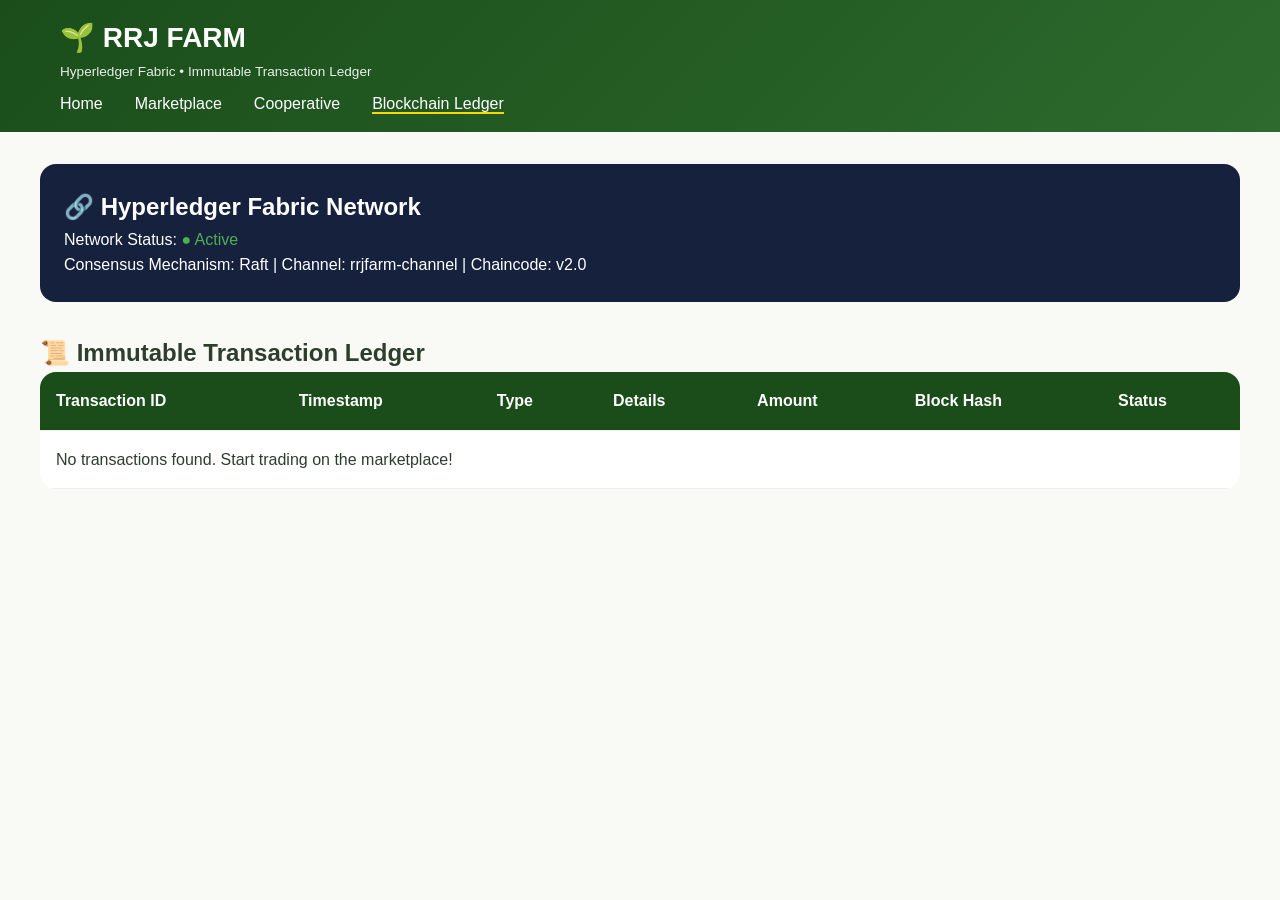
<file: blockchain.html>
<!DOCTYPE html>
<html lang="en">
<head>
    <meta charset="UTF-8">
    <meta name="viewport" content="width=device-width, initial-scale=1.0">
    <title>RRJ FARM | Blockchain Transaction Ledger</title>
    <link rel="stylesheet" href="style.css">
    <style>
        .ledger-container {
            padding: 2rem 0;
        }
        .ledger-table {
            width: 100%;
            border-collapse: collapse;
            background: white;
            border-radius: 16px;
            overflow: hidden;
        }
        .ledger-table th, .ledger-table td {
            padding: 1rem;
            text-align: left;
            border-bottom: 1px solid #eee;
        }
        .ledger-table th {
            background: #1a4d1a;
            color: white;
        }
        .hash {
            font-family: monospace;
            font-size: 0.8rem;
            color: #666;
        }
        .status-escrow { color: #ff8c00; font-weight: bold; }
        .status-released { color: #4caf50; font-weight: bold; }
        .blockchain-summary {
            background: #16213e;
            color: white;
            padding: 1.5rem;
            border-radius: 16px;
            margin-bottom: 2rem;
        }
    </style>
</head>
<body>
    <header>
        <div class="container">
            <div class="logo">
                <h1>🌱 RRJ FARM</h1>
                <p>Hyperledger Fabric • Immutable Transaction Ledger</p>
            </div>
            <nav>
                <ul>
                    <li><a href="index.html">Home</a></li>
                    <li><a href="marketplace.html">Marketplace</a></li>
                    <li><a href="cooperative.html">Cooperative</a></li>
                    <li><a href="blockchain.html" class="active">Blockchain Ledger</a></li>
                </ul>
            </nav>
        </div>
    </header>

    <main>
        <div class="container ledger-container">
            <div class="blockchain-summary">
                <h2>🔗 Hyperledger Fabric Network</h2>
                <p>Network Status: <span style="color:#4caf50;">● Active</span></p>
                <p>Consensus Mechanism: Raft | Channel: rrjfarm-channel | Chaincode: v2.0</p>
            </div>

            <h2>📜 Immutable Transaction Ledger</h2>
            <table class="ledger-table" id="ledgerTable">
                <thead>
                    <tr><th>Transaction ID</th><th>Timestamp</th><th>Type</th><th>Details</th><th>Amount</th><th>Block Hash</th><th>Status</th></tr>
                </thead>
                <tbody id="ledgerBody">
                    <tr><td colspan="7">Loading blockchain data...</td></tr>
                </tbody>
            </table>
        </div>
    </main>

    <script>
        function loadLedger() {
            const blockchain = JSON.parse(localStorage.getItem('rrjfarm_blockchain') || '[]');
            const tbody = document.getElementById('ledgerBody');
            
            if (blockchain.length === 0) {
                tbody.innerHTML = '<tr><td colspan="7">No transactions found. Start trading on the marketplace!</td></tr>';
                return;
            }
            
            tbody.innerHTML = blockchain.slice().reverse().map(tx => {
                let type = tx.action || (tx.product ? 'SALE' : 'TRANSACTION');
                let details = tx.product ? `${tx.product} - ${tx.buyer} → ${tx.farmer}` : (tx.proposal ? `Vote on Proposal #${tx.proposal}` : 'Blockchain Record');
                let amount = tx.amount ? `₱${tx.amount}` : '-';
                let statusClass = tx.status === 'escrow' ? 'status-escrow' : (tx.status === 'released' ? 'status-released' : '');
                
                return `<tr>
                    <td>${tx.txId || '-'}</td>
                    <td>${new Date(tx.timestamp).toLocaleString()}</td>
                    <td>${type}</td>
                    <td>${details}</td>
                    <td>${amount}</td>
                    <td class="hash">${(tx.blockHash || tx.txId || '0x...').substring(0, 16)}...</td>
                    <td class="${statusClass}">${tx.status || 'Confirmed'}</td>
                </tr>`;
            }).join('');
        }
        
        loadLedger();
    </script>
</body>
</html>
</file>
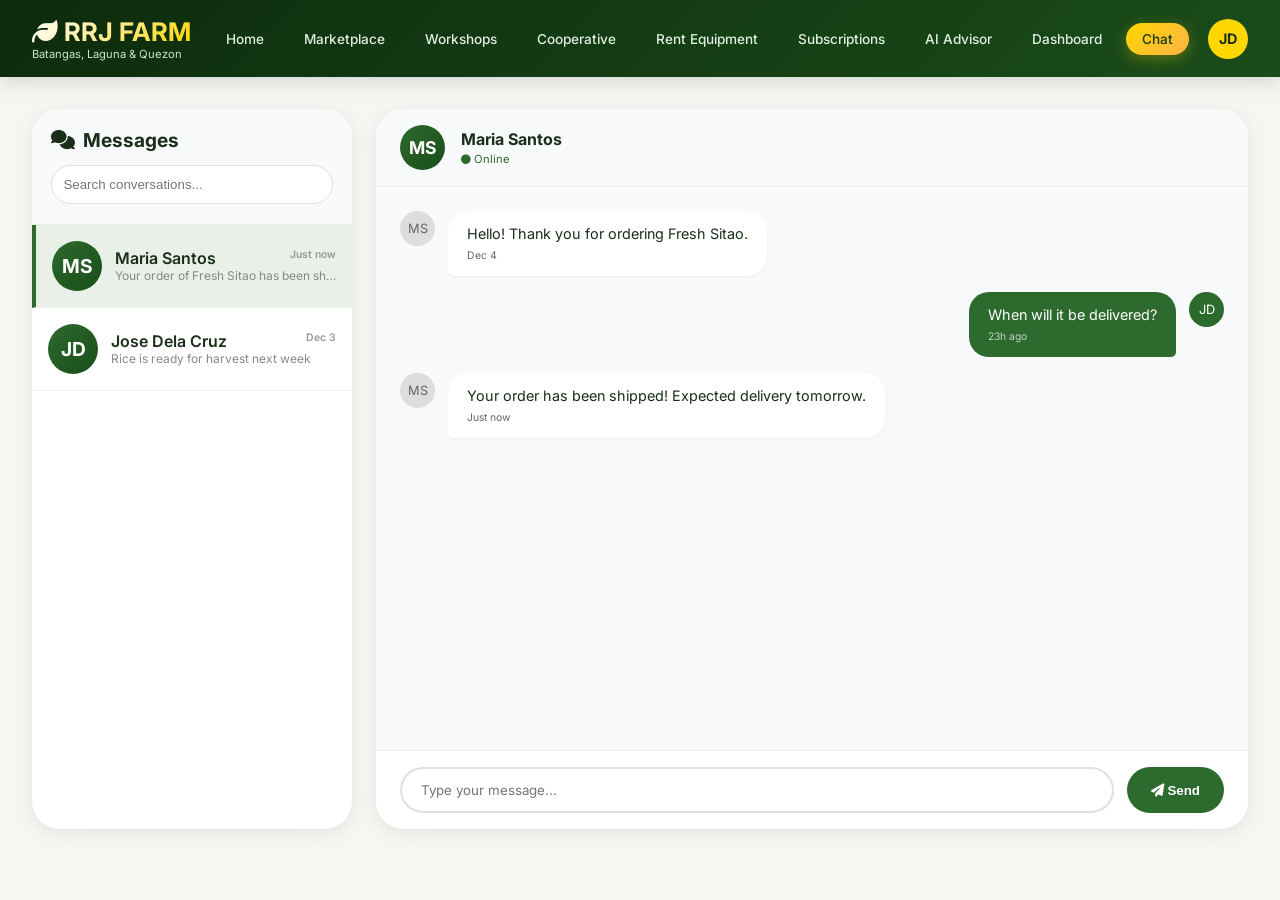
<file: chat-system.html>
<!DOCTYPE html>
<html lang="en">
<head>
    <meta charset="UTF-8">
    <meta name="viewport" content="width=device-width, initial-scale=1.0, user-scalable=yes">
    <title>RRJ FARM | Member Chat System</title>
    <link href="https://fonts.googleapis.com/css2?family=Inter:wght@300;400;500;600;700;800&display=swap" rel="stylesheet">
    <link rel="stylesheet" href="https://cdnjs.cloudflare.com/ajax/libs/font-awesome/6.4.0/css/all.min.css">
    <style>
        * { margin: 0; padding: 0; box-sizing: border-box; }
        body { font-family: 'Inter', sans-serif; background: #f5f7f2; color: #1a2e1a; }
        .container { max-width: 1400px; margin: 0 auto; padding: 0 2rem; }
        
        .modern-header { background: linear-gradient(135deg, #0d2b0d, #1a4d1a); position: sticky; top: 0; z-index: 1000; box-shadow: 0 4px 20px rgba(0,0,0,0.15); }
        .header-content { display: flex; justify-content: space-between; align-items: center; padding: 1rem 0; flex-wrap: wrap; gap: 1rem; }
        .logo h1 { font-size: 1.6rem; background: linear-gradient(135deg, #ffffff, #ffea8c, #ffd700); -webkit-background-clip: text; background-clip: text; color: transparent; }
        .logo p { font-size: 0.7rem; color: #c8e6c8; }
        .nav-menu ul { display: flex; gap: 0.5rem; list-style: none; flex-wrap: wrap; justify-content: center; }
        .nav-menu a { color: #e0f0e0; text-decoration: none; font-weight: 500; padding: 0.5rem 1rem; border-radius: 40px; transition: all 0.3s; display: flex; align-items: center; gap: 6px; font-size: 0.85rem; cursor: pointer; }
        .nav-menu a i { font-size: 0.85rem; }
        .nav-menu a:hover { background: rgba(255, 215, 0, 0.15); color: #ffea8c; transform: translateY(-2px); }
        .nav-menu a.active { background: linear-gradient(135deg, #ffd700, #ffb347); color: #1a3a1a; box-shadow: 0 4px 15px rgba(255,215,0,0.3); }
        
        /* Profile Dropdown */
        .user-menu { position: relative; display: flex; align-items: center; gap: 0.8rem; }
        .user-avatar { background: #ffd700; color: #1a2e1a; width: 40px; height: 40px; border-radius: 50%; display: flex; align-items: center; justify-content: center; font-weight: bold; cursor: pointer; font-size: 0.9rem; transition: 0.2s; }
        .user-avatar:active { transform: scale(0.95); }
        .profile-dropdown { position: absolute; top: 50px; right: 0; background: white; border-radius: 20px; box-shadow: 0 10px 30px rgba(0,0,0,0.2); width: 220px; display: none; z-index: 1100; overflow: hidden; }
        .profile-dropdown.show { display: block; }
        .dropdown-item { padding: 0.8rem 1rem; display: flex; align-items: center; gap: 0.8rem; cursor: pointer; transition: 0.2s; border-bottom: 1px solid #f0f0f0; font-size: 0.85rem; }
        .dropdown-item:hover { background: #eef3ea; }
        .dropdown-item i { width: 22px; color: #2d6a2d; font-size: 1rem; }
        .logout-item { color: #dc3545; }
        .logout-item i { color: #dc3545; }
        
        /* Chat Layout */
        .chat-main { display: flex; gap: 1.5rem; margin: 2rem 0; height: calc(100vh - 180px); min-height: 550px; }
        
        /* Conversations Sidebar */
        .conversations-sidebar { width: 320px; background: white; border-radius: 28px; overflow: hidden; box-shadow: 0 4px 20px rgba(0,0,0,0.08); display: flex; flex-direction: column; }
        .sidebar-header { padding: 1.2rem; border-bottom: 1px solid #e8f0e8; background: #f8f9fa; }
        .sidebar-header h3 { display: flex; align-items: center; gap: 0.5rem; font-size: 1.2rem; }
        .sidebar-header input { width: 100%; padding: 0.7rem; border: 1px solid #ddd; border-radius: 30px; margin-top: 0.8rem; }
        
        .conversations-list { flex: 1; overflow-y: auto; }
        .conversation-item { display: flex; align-items: center; gap: 0.8rem; padding: 1rem; border-bottom: 1px solid #e8f0e8; cursor: pointer; transition: 0.2s; }
        .conversation-item:hover { background: #fefce8; }
        .conversation-item.active { background: #e8f0e8; border-left: 4px solid #2d6a2d; }
        .conv-avatar { width: 50px; height: 50px; border-radius: 50%; background: linear-gradient(135deg, #2d6a2d, #1a4d1a); display: flex; align-items: center; justify-content: center; color: white; font-weight: bold; font-size: 1.2rem; flex-shrink: 0; }
        .conv-info { flex: 1; min-width: 0; }
        .conv-name { font-weight: 600; display: flex; justify-content: space-between; }
        .conv-last-msg { font-size: 0.75rem; color: #888; white-space: nowrap; overflow: hidden; text-overflow: ellipsis; }
        .conv-time { font-size: 0.65rem; color: #999; }
        .unread-badge { background: #dc3545; color: white; border-radius: 20px; padding: 0.2rem 0.5rem; font-size: 0.7rem; font-weight: 600; }
        
        /* Chat Area */
        .chat-area { flex: 1; background: white; border-radius: 28px; display: flex; flex-direction: column; overflow: hidden; box-shadow: 0 4px 20px rgba(0,0,0,0.08); }
        .chat-header { padding: 1rem 1.5rem; border-bottom: 1px solid #e8f0e8; display: flex; align-items: center; gap: 1rem; background: #f8f9fa; }
        .chat-header-avatar { width: 45px; height: 45px; border-radius: 50%; background: linear-gradient(135deg, #2d6a2d, #1a4d1a); display: flex; align-items: center; justify-content: center; color: white; font-weight: bold; font-size: 1.1rem; }
        .chat-header-info h4 { margin-bottom: 0.2rem; }
        .chat-header-info p { font-size: 0.7rem; color: #2d6a2d; }
        
        .messages-container { flex: 1; overflow-y: auto; padding: 1.5rem; background: #f8f9fa; display: flex; flex-direction: column; gap: 1rem; }
        .message { display: flex; gap: 0.8rem; max-width: 80%; }
        .message.sent { align-self: flex-end; flex-direction: row-reverse; }
        .message.sent .message-bubble { background: #2d6a2d; color: white; border-radius: 20px 20px 5px 20px; }
        .message.received .message-bubble { background: white; color: #1a2e1a; border-radius: 20px 20px 20px 5px; box-shadow: 0 1px 2px rgba(0,0,0,0.05); }
        .message-avatar { width: 35px; height: 35px; border-radius: 50%; background: #ddd; display: flex; align-items: center; justify-content: center; font-size: 0.8rem; flex-shrink: 0; }
        .message-bubble { padding: 0.8rem 1.2rem; font-size: 0.9rem; line-height: 1.4; max-width: 100%; word-wrap: break-word; }
        .message-time { font-size: 0.65rem; margin-top: 0.3rem; opacity: 0.7; display: block; }
        
        .chat-input-area { padding: 1rem 1.5rem; border-top: 1px solid #e8f0e8; display: flex; gap: 0.8rem; background: white; }
        .chat-input-area input { flex: 1; padding: 0.8rem 1.2rem; border: 2px solid #e0e0e0; border-radius: 30px; font-family: inherit; }
        .chat-input-area button { background: #2d6a2d; color: white; border: none; padding: 0.8rem 1.5rem; border-radius: 30px; cursor: pointer; font-weight: 600; }
        .chat-input-area button:hover { background: #1a4d1a; }
        
        .empty-chat { display: flex; flex-direction: column; align-items: center; justify-content: center; height: 100%; color: #888; text-align: center; gap: 1rem; }
        
        /* Modal for Edit Profile */
        .modal { display: none; position: fixed; top: 0; left: 0; width: 100%; height: 100%; background: rgba(0,0,0,0.8); backdrop-filter: blur(5px); z-index: 2000; justify-content: center; align-items: center; }
        .modal.active { display: flex; }
        .modal-content { background: white; border-radius: 24px; max-width: 400px; width: 90%; padding: 1.5rem; }
        .modal-header { display: flex; justify-content: space-between; align-items: center; margin-bottom: 1rem; }
        .modal-input { width: 100%; padding: 0.8rem; border: 2px solid #e0e0e0; border-radius: 12px; margin: 0.5rem 0; font-family: inherit; }
        .btn-primary { background: #2d6a2d; color: white; padding: 0.6rem 1rem; border: none; border-radius: 30px; cursor: pointer; }
        .btn-secondary { background: #eef2e8; color: #1a2e1a; padding: 0.6rem 1rem; border: none; border-radius: 30px; cursor: pointer; }
        
        .success-toast { position: fixed; bottom: 20px; right: 20px; background: #2d6a2d; color: white; padding: 0.8rem 1.2rem; border-radius: 50px; display: none; z-index: 2100; animation: slideInRight 0.3s ease; font-size: 0.8rem; }
        @keyframes slideInRight { from { transform: translateX(100px); opacity: 0; } to { transform: translateX(0); opacity: 1; } }
        
        @media (max-width: 800px) { 
            .chat-main { flex-direction: column; height: auto; } 
            .conversations-sidebar { width: 100%; max-height: 300px; } 
            .chat-area { min-height: 500px; } 
            .container { padding: 0 1rem; }
            .nav-menu a { font-size: 0.7rem; padding: 0.3rem 0.6rem; }
            .logo h1 { font-size: 1.1rem; }
            .logo p { font-size: 0.55rem; }
            .profile-dropdown { position: fixed; bottom: 0; left: 0; right: 0; top: auto; width: 100%; border-radius: 20px 20px 0 0; max-height: 50vh; overflow-y: auto; }
        }
    </style>
</head>
<body>
    <header class="modern-header">
        <div class="container">
            <div class="header-content">
                <div class="logo"><h1><i class="fas fa-leaf"></i> RRJ FARM</h1><p>Batangas, Laguna & Quezon</p></div>
                <nav class="nav-menu">
                    <ul>
                        <li><a href="index.html">Home</a></li>
                        <li><a href="marketplace.html">Marketplace</a></li>
                        <li><a href="workshops.html">Workshops</a></li>
                        <li><a href="cooperative.html">Cooperative</a></li>
                        <li><a href="rent.html">Rent Equipment</a></li>
                        <li><a href="subscriptions.html">Subscriptions</a></li>
                        <li><a href="ai-advisor.html">AI Advisor</a></li>
                        <li><a href="memberdashboard.html">Dashboard</a></li>
                        <li><a href="chat-system.html" class="active">Chat</a></li>
                    </ul>
                </nav>
                <div class="user-menu">
                    <div class="user-avatar" id="userAvatar">JD</div>
                    <div class="profile-dropdown" id="profileDropdown">
                        <div class="dropdown-item" id="profileUserInfo"><i class="fas fa-user-circle"></i> <span id="profileName">Loading...</span><br><small id="profileEmail"></small></div>
                        <div class="dropdown-item" id="editProfileBtn"><i class="fas fa-user-edit"></i> Edit Profile</div>
                        <div class="dropdown-item" id="changePasswordBtn"><i class="fas fa-lock"></i> Change Password</div>
                        <div class="dropdown-item logout-item" id="logoutBtn"><i class="fas fa-sign-out-alt"></i> Logout</div>
                    </div>
                </div>
            </div>
        </div>
    </header>

    <main>
        <div class="container">
            <div class="chat-main">
                <!-- Conversations Sidebar -->
                <div class="conversations-sidebar">
                    <div class="sidebar-header">
                        <h3><i class="fas fa-comments"></i> Messages</h3>
                        <input type="text" id="searchConv" placeholder="Search conversations..." onkeyup="filterConversations()">
                    </div>
                    <div class="conversations-list" id="conversationsList"></div>
                </div>

                <!-- Chat Area -->
                <div class="chat-area">
                    <div class="chat-header" id="chatHeader" style="display: none;">
                        <div class="chat-header-avatar" id="chatHeaderAvatar">JD</div>
                        <div class="chat-header-info">
                            <h4 id="chatHeaderName">Select a conversation</h4>
                            <p id="chatHeaderStatus"><i class="fas fa-circle" style="font-size: 0.6rem; color: #2d6a2d;"></i> Online</p>
                        </div>
                    </div>
                    <div class="messages-container" id="messagesContainer">
                        <div class="empty-chat">
                            <i class="fas fa-comments" style="font-size: 3rem; color: #ccc;"></i>
                            <h3>Select a conversation to start messaging</h3>
                            <p>Chat with farmers, sellers, and other members</p>
                        </div>
                    </div>
                    <div class="chat-input-area" id="chatInputArea" style="display: none;">
                        <input type="text" id="messageInput" placeholder="Type your message..." onkeypress="if(event.key==='Enter') sendMessage()">
                        <button onclick="sendMessage()"><i class="fas fa-paper-plane"></i> Send</button>
                    </div>
                </div>
            </div>
        </div>
    </main>

    <!-- Edit Profile Modal -->
    <div id="editProfileModal" class="modal">
        <div class="modal-content">
            <div class="modal-header">
                <h3>Edit Profile</h3>
                <button onclick="closeEditModal()" style="background:none; border:none; font-size:1.5rem; cursor:pointer;">&times;</button>
            </div>
            <label>Full Name</label>
            <input type="text" id="editNameInput" class="modal-input" placeholder="Enter your full name">
            <label>Email Address</label>
            <input type="email" id="editEmailInput" class="modal-input" placeholder="Email">
            <div style="display: flex; gap: 1rem; margin-top: 1rem;">
                <button class="btn-secondary" onclick="closeEditModal()">Cancel</button>
                <button class="btn-primary" onclick="saveEditProfile()">Save Changes</button>
            </div>
        </div>
    </div>

    <div id="successToast" class="success-toast"></div>

    <script>
        // ========== LOAD USER FROM SESSION ==========
        let currentUser = null;
        
        function loadUserSession() {
            const userJson = localStorage.getItem('rrjfarm_current_user');
            if (userJson) {
                currentUser = JSON.parse(userJson);
                // Ensure avatarInitials is set
                if (!currentUser.avatarInitials && currentUser.name) {
                    currentUser.avatarInitials = currentUser.name.split(' ').map(n => n[0]).join('').toUpperCase();
                }
                if (!currentUser.avatarInitials && currentUser.firstName) {
                    currentUser.avatarInitials = (currentUser.firstName.charAt(0) + (currentUser.lastName?.charAt(0) || '')).toUpperCase();
                }
                currentUser.avatar = currentUser.avatarInitials || 'JD';
                currentUser.id = currentUser.id || 'user_001';
                updateAvatarDisplay();
                return true;
            }
            // Fallback default user
            currentUser = {
                id: 'user_001',
                name: 'Juan Dela Cruz',
                avatar: 'JD',
                avatarInitials: 'JD',
                email: 'juan.delacruz@example.com',
                role: 'buyer'
            };
            updateAvatarDisplay();
            return false;
        }
        
        function updateAvatarDisplay() {
            const avatarEl = document.getElementById('userAvatar');
            const nameEl = document.getElementById('profileName');
            const emailEl = document.getElementById('profileEmail');
            
            if (currentUser) {
                let displayName = currentUser.name || `${currentUser.firstName || ''} ${currentUser.lastName || ''}`.trim();
                if (!displayName && currentUser.email) displayName = currentUser.email.split('@')[0];
                avatarEl.innerText = currentUser.avatarInitials || currentUser.avatar || 'JD';
                nameEl.innerText = displayName || 'User';
                emailEl.innerText = currentUser.email || 'user@rrjfarm.com';
            }
        }
        
        // Update current user data in localStorage
        function updateCurrentUserInStorage() {
            localStorage.setItem('rrjfarm_current_user', JSON.stringify(currentUser));
        }
        
        // ========== SAMPLE USERS ==========
        let allUsers = [
            { id: 'farmer_001', name: 'Maria Santos', avatar: 'MS', role: 'farmer', farm: 'Santos Organic Farm', location: 'Lipa City' },
            { id: 'farmer_002', name: 'Jose Dela Cruz', avatar: 'JD', role: 'farmer', farm: 'Cruz Rice Farm', location: 'Tanauan' },
            { id: 'farmer_003', name: 'Anna Reyes', avatar: 'AR', role: 'farmer', farm: 'Reyes Vegetable Farm', location: 'Malvar' },
            { id: 'seller_001', name: 'Carlos Mendoza', avatar: 'CM', role: 'seller', business: 'Mendoza Fresh Produce', location: 'Sto. Tomas' },
            { id: 'member_001', name: 'Ramon Garcia', avatar: 'RG', role: 'member', location: 'Lipa City' }
        ];
        
        // ========== MESSAGES STORAGE ==========
        let conversations = [];
        let currentConversationId = null;
        
        function loadMessages() {
            const stored = localStorage.getItem('rrjfarm_chat_messages');
            if (stored) {
                conversations = JSON.parse(stored);
            } else {
                // Initialize with sample conversations using current user ID
                conversations = [
                    {
                        id: 'conv_001',
                        participantId: 'farmer_001',
                        participantName: 'Maria Santos',
                        participantAvatar: 'MS',
                        lastMessage: 'Your order of Fresh Sitao has been shipped!',
                        lastMessageTime: new Date().toISOString(),
                        unread: true,
                        messages: [
                            { id: 'msg1', senderId: 'farmer_001', text: 'Hello! Thank you for ordering Fresh Sitao.', time: new Date(Date.now() - 86400000).toISOString(), read: true },
                            { id: 'msg2', senderId: currentUser.id, text: 'When will it be delivered?', time: new Date(Date.now() - 82800000).toISOString(), read: true },
                            { id: 'msg3', senderId: 'farmer_001', text: 'Your order has been shipped! Expected delivery tomorrow.', time: new Date().toISOString(), read: false }
                        ]
                    },
                    {
                        id: 'conv_002',
                        participantId: 'farmer_002',
                        participantName: 'Jose Dela Cruz',
                        participantAvatar: 'JD',
                        lastMessage: 'Rice is ready for harvest next week',
                        lastMessageTime: new Date(Date.now() - 172800000).toISOString(),
                        unread: false,
                        messages: [
                            { id: 'msg4', senderId: 'farmer_002', text: 'Hi! Are you interested in our Batangas Rice?', time: new Date(Date.now() - 172800000).toISOString(), read: true },
                            { id: 'msg5', senderId: currentUser.id, text: 'Yes, how much per kilo?', time: new Date(Date.now() - 169200000).toISOString(), read: true },
                            { id: 'msg6', senderId: 'farmer_002', text: 'Rice is ready for harvest next week. ₱55/kg for members.', time: new Date(Date.now() - 169200000).toISOString(), read: true }
                        ]
                    }
                ];
                saveMessages();
            }
        }
        
        function saveMessages() {
            localStorage.setItem('rrjfarm_chat_messages', JSON.stringify(conversations));
        }
        
        function renderConversations() {
            const container = document.getElementById('conversationsList');
            const searchTerm = document.getElementById('searchConv').value.toLowerCase();
            
            let filtered = [...conversations];
            if (searchTerm) {
                filtered = filtered.filter(c => c.participantName.toLowerCase().includes(searchTerm));
            }
            
            filtered.sort((a, b) => new Date(b.lastMessageTime) - new Date(a.lastMessageTime));
            
            if (filtered.length === 0) {
                container.innerHTML = '<div style="padding: 2rem; text-align: center; color: #888;">No conversations yet.<br><small>Start chatting with farmers from the marketplace!</small></div>';
                return;
            }
            
            container.innerHTML = filtered.map(conv => `
                <div class="conversation-item ${currentConversationId === conv.id ? 'active' : ''}" onclick="selectConversation('${conv.id}')">
                    <div class="conv-avatar">${conv.participantAvatar}</div>
                    <div class="conv-info">
                        <div class="conv-name">
                            <span>${conv.participantName}</span>
                            <span class="conv-time">${formatTime(conv.lastMessageTime)}</span>
                        </div>
                        <div class="conv-last-msg">${conv.lastMessage.substring(0, 40)}${conv.lastMessage.length > 40 ? '...' : ''}</div>
                    </div>
                    ${conv.unread ? '<span class="unread-badge">New</span>' : ''}
                </div>
            `).join('');
        }
        
        function selectConversation(convId) {
            currentConversationId = convId;
            const conv = conversations.find(c => c.id === convId);
            if (conv) {
                conv.unread = false;
                saveMessages();
                
                document.getElementById('chatHeader').style.display = 'flex';
                document.getElementById('chatInputArea').style.display = 'flex';
                document.getElementById('chatHeaderAvatar').innerText = conv.participantAvatar;
                document.getElementById('chatHeaderName').innerText = conv.participantName;
                
                renderMessages(conv);
            }
            renderConversations();
        }
        
        function renderMessages(conv) {
            const container = document.getElementById('messagesContainer');
            if (!conv.messages || conv.messages.length === 0) {
                container.innerHTML = '<div class="empty-chat"><i class="fas fa-comment-dots" style="font-size: 2rem;"></i><p>No messages yet. Start the conversation!</p></div>';
                return;
            }
            
            container.innerHTML = conv.messages.map(msg => `
                <div class="message ${msg.senderId === currentUser.id ? 'sent' : 'received'}">
                    <div class="message-avatar" style="background: ${msg.senderId === currentUser.id ? '#2d6a2d' : '#ddd'}; color: ${msg.senderId === currentUser.id ? 'white' : '#666'}">
                        ${msg.senderId === currentUser.id ? currentUser.avatar : conv.participantAvatar}
                    </div>
                    <div class="message-bubble">
                        ${escapeHtml(msg.text)}
                        <span class="message-time">${formatTime(msg.time)}</span>
                    </div>
                </div>
            `).join('');
            container.scrollTop = container.scrollHeight;
        }
        
        function sendMessage() {
            const input = document.getElementById('messageInput');
            const text = input.value.trim();
            if (!text || !currentConversationId) return;
            
            const conv = conversations.find(c => c.id === currentConversationId);
            if (conv) {
                const newMessage = {
                    id: 'msg_' + Date.now(),
                    senderId: currentUser.id,
                    text: text,
                    time: new Date().toISOString(),
                    read: false
                };
                conv.messages.push(newMessage);
                conv.lastMessage = text;
                conv.lastMessageTime = new Date().toISOString();
                saveMessages();
                
                input.value = '';
                renderMessages(conv);
                renderConversations();
                
                setTimeout(() => simulateReply(conv), 1000 + Math.random() * 2000);
            }
        }
        
        function simulateReply(conv) {
            const replies = [
                "Thanks for your message! I'll get back to you shortly.",
                "Noted po! Will update you soon.",
                "Thank you for your interest!",
                "Hello! How can I help you today?"
            ];
            const randomReply = replies[Math.floor(Math.random() * replies.length)];
            
            const newMessage = {
                id: 'msg_' + Date.now(),
                senderId: conv.participantId,
                text: randomReply,
                time: new Date().toISOString(),
                read: false
            };
            conv.messages.push(newMessage);
            conv.lastMessage = randomReply;
            conv.lastMessageTime = new Date().toISOString();
            conv.unread = true;
            saveMessages();
            
            if (currentConversationId === conv.id) renderMessages(conv);
            renderConversations();
            showToast('New message from ' + conv.participantName);
        }
        
        function startNewConversation(userId, userName, userAvatar) {
            let existing = conversations.find(c => c.participantId === userId);
            if (existing) {
                selectConversation(existing.id);
                return;
            }
            
            const newConv = {
                id: 'conv_' + Date.now(),
                participantId: userId,
                participantName: userName,
                participantAvatar: userAvatar,
                lastMessage: 'Start your conversation here...',
                lastMessageTime: new Date().toISOString(),
                unread: false,
                messages: []
            };
            conversations.push(newConv);
            saveMessages();
            selectConversation(newConv.id);
            showToast(`Started conversation with ${userName}`);
        }
        
        function formatTime(isoString) {
            const date = new Date(isoString);
            const now = new Date();
            const diff = now - date;
            if (diff < 60 * 1000) return 'Just now';
            if (diff < 60 * 60 * 1000) return Math.floor(diff / (60 * 1000)) + 'm ago';
            if (diff < 24 * 60 * 60 * 1000) return Math.floor(diff / (60 * 60 * 1000)) + 'h ago';
            return date.toLocaleDateString('en-PH', { month: 'short', day: 'numeric' });
        }
        
        function escapeHtml(text) {
            const div = document.createElement('div');
            div.textContent = text;
            return div.innerHTML;
        }
        
        function filterConversations() { renderConversations(); }
        
        function showToast(msg) {
            const toast = document.getElementById('successToast');
            toast.innerHTML = msg;
            toast.style.display = 'block';
            setTimeout(() => toast.style.display = 'none', 3000);
        }
        
        // ========== PROFILE FUNCTIONS ==========
        function toggleProfileDropdown() {
            document.getElementById('profileDropdown').classList.toggle('show');
        }
        
        document.getElementById('userAvatar').addEventListener('click', (e) => {
            e.stopPropagation();
            toggleProfileDropdown();
        });
        
        document.addEventListener('click', function(e) {
            let drop = document.getElementById('profileDropdown');
            if (drop && !drop.contains(e.target) && e.target !== document.getElementById('userAvatar'))
                drop.classList.remove('show');
        });
        
        function openEditModal() {
            document.getElementById('editNameInput').value = currentUser.name || '';
            document.getElementById('editEmailInput').value = currentUser.email || '';
            document.getElementById('editProfileModal').classList.add('active');
        }
        
        function closeEditModal() {
            document.getElementById('editProfileModal').classList.remove('active');
        }
        
        function saveEditProfile() {
            const newName = document.getElementById('editNameInput').value.trim();
            const newEmail = document.getElementById('editEmailInput').value.trim();
            
            if (newName) {
                currentUser.name = newName;
                currentUser.avatarInitials = newName.split(' ').map(n => n[0]).join('').toUpperCase();
                currentUser.avatar = currentUser.avatarInitials;
            }
            if (newEmail) currentUser.email = newEmail;
            
            updateCurrentUserInStorage();
            updateAvatarDisplay();
            renderConversations();
            if (currentConversationId) {
                const conv = conversations.find(c => c.id === currentConversationId);
                if (conv) renderMessages(conv);
            }
            showToast('Profile updated successfully!');
            closeEditModal();
        }
        
        document.getElementById('editProfileBtn').onclick = () => openEditModal();
        document.getElementById('changePasswordBtn').onclick = () => showToast('Password reset link sent to your email');
        document.getElementById('logoutBtn').onclick = () => {
            localStorage.removeItem('rrjfarm_current_user');
            sessionStorage.clear();
            window.location.href = 'index.html';
        };
        
        // ========== INITIALIZE ==========
        loadUserSession();
        loadMessages();
        renderConversations();
        
        if (conversations.length > 0 && !currentConversationId) {
            selectConversation(conversations[0].id);
        }
        
        window.selectConversation = selectConversation;
        window.sendMessage = sendMessage;
        window.filterConversations = filterConversations;
        window.startNewConversation = startNewConversation;
        window.toggleProfileDropdown = toggleProfileDropdown;
        window.closeEditModal = closeEditModal;
        window.saveEditProfile = saveEditProfile;
        window.startChatWithFarmer = startNewConversation;
    </script>
</body>
</html>
</file>
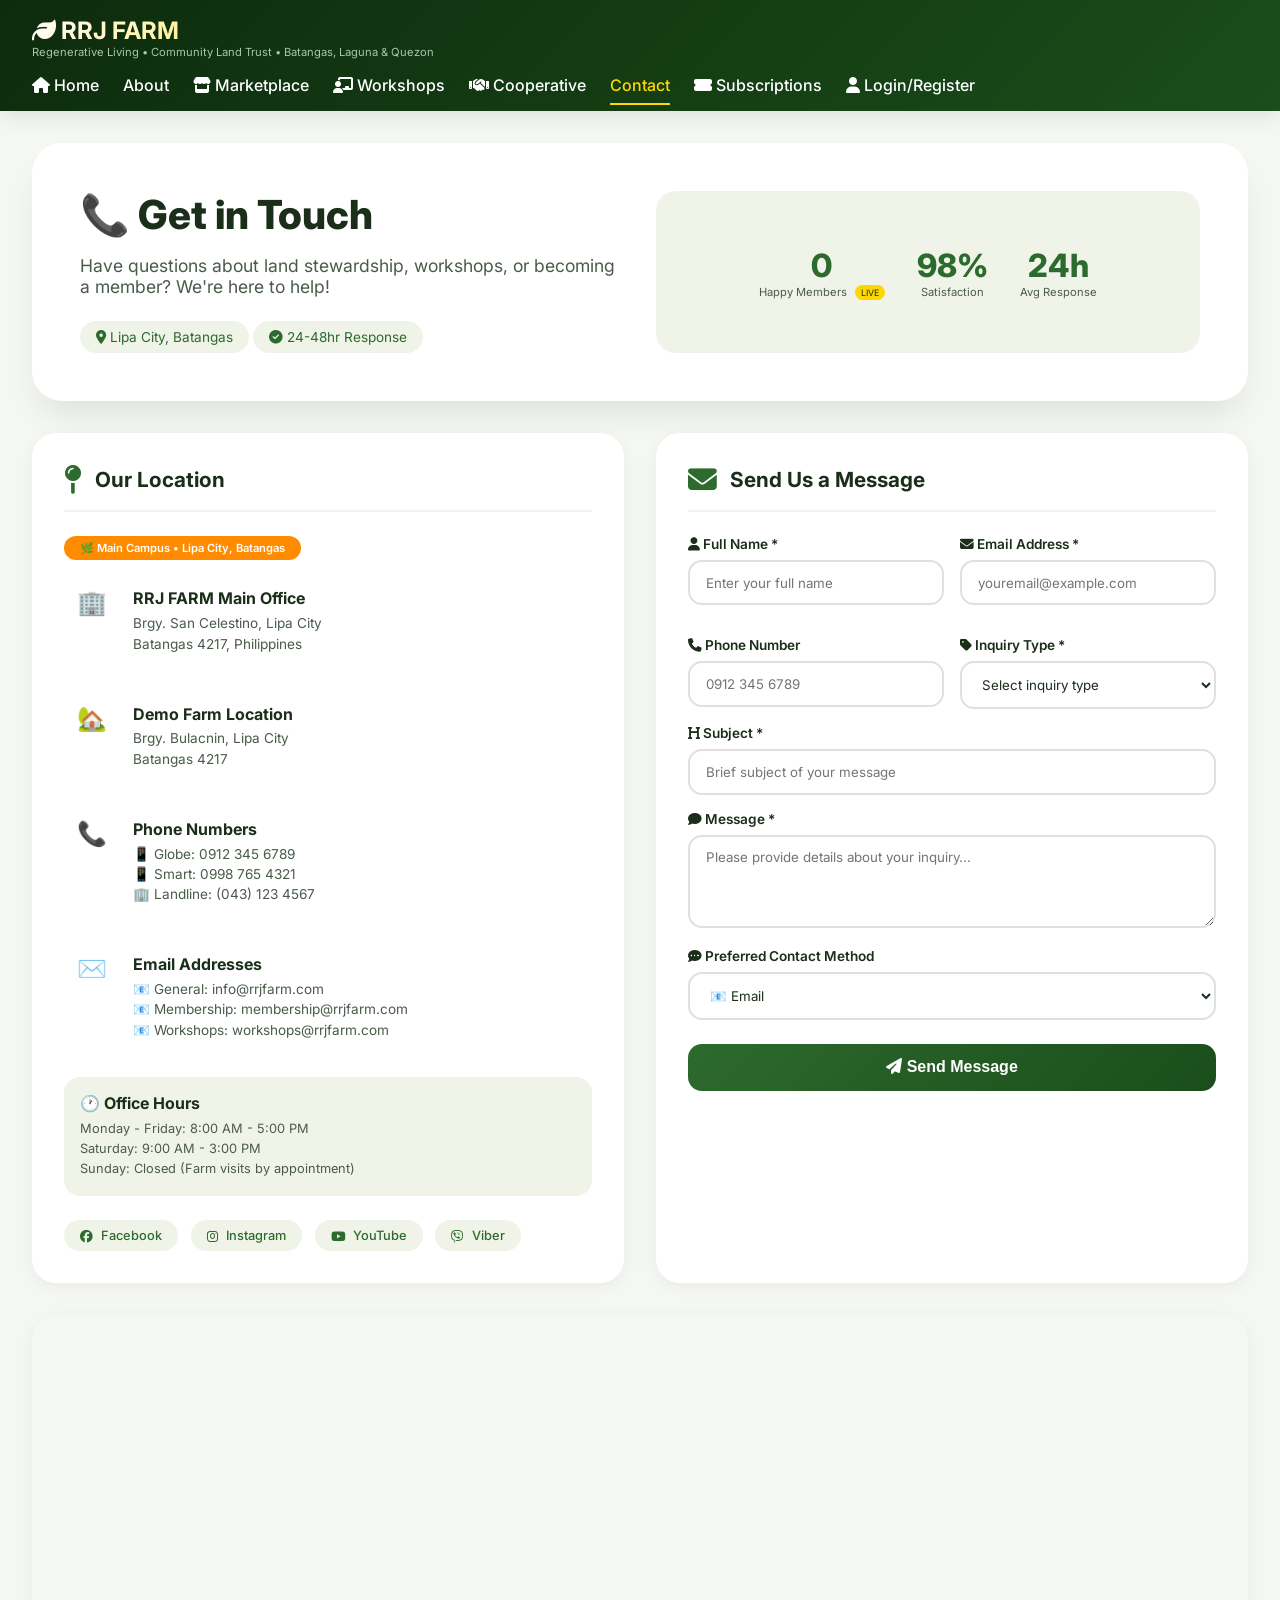
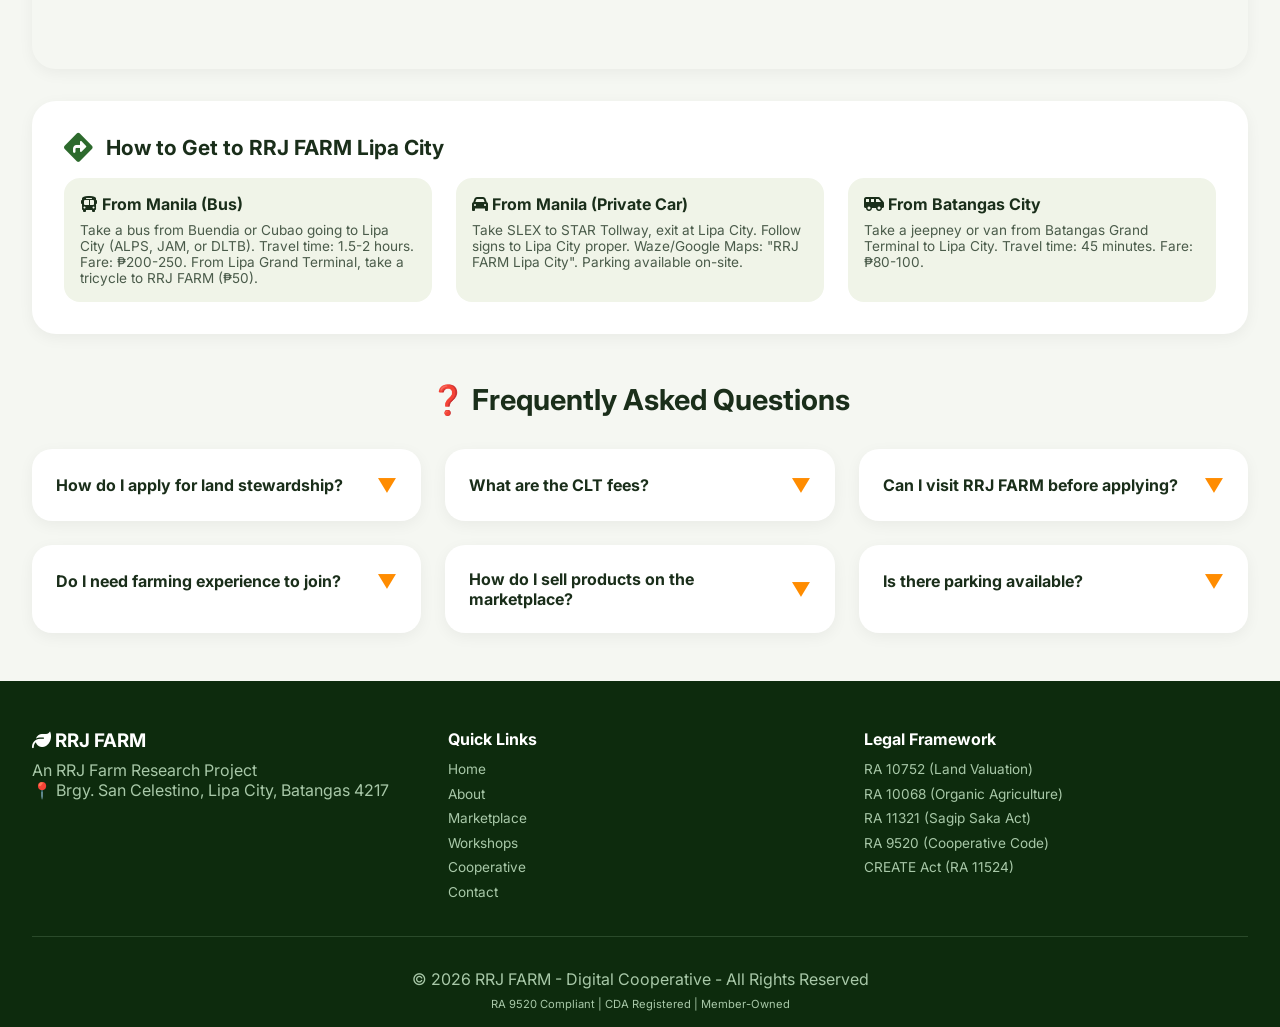
<file: contact.html>
<!DOCTYPE html>
<html lang="en">
<head>
    <meta charset="UTF-8">
    <meta name="viewport" content="width=device-width, initial-scale=1.0, user-scalable=yes">
    <title>RRJ FARM | Contact Us - Batangas, Laguna & Quezon</title>
    <link href="https://fonts.googleapis.com/css2?family=Inter:wght@300;400;500;600;700;800&display=swap" rel="stylesheet">
    <link rel="stylesheet" href="https://cdnjs.cloudflare.com/ajax/libs/font-awesome/6.4.0/css/all.min.css">
    <style>
        /* ============================================
           RRJ FARM - PREMIUM CONTACT PAGE UI
           Clean White Theme - No Blockchain
           ============================================ */
        
        * {
            margin: 0;
            padding: 0;
            box-sizing: border-box;
        }
        
        body {
            font-family: 'Inter', sans-serif;
            background: #f5f7f2;
            color: #1a2e1a;
        }
        
        .container {
            max-width: 1400px;
            margin: 0 auto;
            padding: 0 2rem;
        }
        
        /* Modern Header */
        .modern-header {
            background: linear-gradient(135deg, #0d2b0d 0%, #1a4d1a 100%);
            position: sticky;
            top: 0;
            z-index: 1000;
            box-shadow: 0 4px 20px rgba(0,0,0,0.1);
        }
        
        .header-content {
            display: flex;
            justify-content: space-between;
            align-items: center;
            padding: 1rem 0;
            flex-wrap: wrap;
            gap: 1rem;
        }
        
        .logo h1 {
            font-size: 1.5rem;
            font-weight: 700;
            background: linear-gradient(135deg, #ffffff, #ffd700);
            -webkit-background-clip: text;
            background-clip: text;
            color: transparent;
        }
        
        .logo p {
            font-size: 0.7rem;
            color: #a8c8a8;
        }
        
        .nav-menu ul {
            display: flex;
            gap: 1.5rem;
            list-style: none;
        }
        
        .nav-menu a {
            color: white;
            text-decoration: none;
            font-weight: 500;
            transition: all 0.3s;
            padding: 0.5rem 0;
        }
        
        .nav-menu a:hover, .nav-menu a.active {
            color: #ffd700;
            border-bottom: 2px solid #ffd700;
        }
        
        /* Hero Section - White Premium */
        .contact-hero-premium {
            background: white;
            border-radius: 30px;
            margin: 2rem 0;
            box-shadow: 0 20px 35px -10px rgba(0,0,0,0.1);
            overflow: hidden;
        }
        
        .hero-grid {
            display: grid;
            grid-template-columns: 1fr 1fr;
            gap: 2rem;
            padding: 3rem;
        }
        
        .hero-content h1 {
            font-size: 2.5rem;
            font-weight: 800;
            margin-bottom: 1rem;
            line-height: 1.2;
            color: #1a2e1a;
        }
        
        .hero-content p {
            font-size: 1.1rem;
            color: #4a5b4a;
            margin-bottom: 1.5rem;
        }
        
        .hero-badge {
            background: #f0f4e8;
            display: inline-block;
            padding: 0.5rem 1rem;
            border-radius: 50px;
            font-size: 0.85rem;
            color: #2d6a2d;
        }
        
        .hero-stats {
            display: flex;
            gap: 2rem;
            justify-content: center;
            align-items: center;
            background: #f0f4e8;
            border-radius: 20px;
            padding: 1.5rem;
        }
        
        .hero-stat {
            text-align: center;
        }
        
        .hero-stat .number {
            font-size: 2rem;
            font-weight: 800;
            color: #2d6a2d;
        }
        
        .hero-stat .label {
            font-size: 0.7rem;
            color: #4a5b4a;
        }
        
        .live-badge {
            background: #ffd700;
            color: #1a2e1a;
            font-size: 0.55rem;
            padding: 0.15rem 0.4rem;
            border-radius: 20px;
            margin-left: 0.3rem;
            vertical-align: middle;
        }
        
        /* Contact Container */
        .contact-container-premium {
            display: grid;
            grid-template-columns: 1fr 1fr;
            gap: 2rem;
            margin: 2rem 0;
        }
        
        /* Contact Info Card */
        .contact-info-premium {
            background: white;
            border-radius: 24px;
            padding: 2rem;
            box-shadow: 0 4px 15px rgba(0,0,0,0.05);
            transition: all 0.3s;
        }
        
        .contact-info-premium:hover {
            transform: translateY(-3px);
            box-shadow: 0 20px 30px -10px rgba(0,0,0,0.15);
        }
        
        .section-header-premium {
            display: flex;
            align-items: center;
            gap: 0.8rem;
            margin-bottom: 1.5rem;
            padding-bottom: 1rem;
            border-bottom: 2px solid #f0f4e8;
        }
        
        .section-header-premium i {
            font-size: 1.8rem;
            color: #2d6a2d;
        }
        
        .section-header-premium h2 {
            font-size: 1.3rem;
            color: #1a2e1a;
        }
        
        .location-badge-premium {
            display: inline-block;
            background: #ff8c00;
            color: white;
            padding: 0.3rem 1rem;
            border-radius: 50px;
            font-size: 0.7rem;
            margin-bottom: 1rem;
            font-weight: 600;
        }
        
        .info-item-premium {
            display: flex;
            align-items: flex-start;
            gap: 1rem;
            margin-bottom: 1.5rem;
            padding: 0.8rem;
            border-radius: 16px;
            transition: all 0.3s;
        }
        
        .info-item-premium:hover {
            background: #f0f4e8;
            transform: translateX(5px);
        }
        
        .info-icon-premium {
            font-size: 1.5rem;
            min-width: 40px;
        }
        
        .info-details-premium h3 {
            color: #1a2e1a;
            font-size: 1rem;
            margin-bottom: 0.3rem;
        }
        
        .info-details-premium p, .info-details-premium a {
            color: #4a5b4a;
            text-decoration: none;
            font-size: 0.85rem;
            line-height: 1.5;
        }
        
        .info-details-premium a:hover {
            color: #ff8c00;
        }
        
        /* Office Hours */
        .office-hours-premium {
            background: #f0f4e8;
            padding: 1rem;
            border-radius: 16px;
            margin: 1.5rem 0;
        }
        
        .office-hours-premium h3 {
            color: #1a2e1a;
            font-size: 1rem;
            margin-bottom: 0.5rem;
        }
        
        .office-hours-premium p {
            font-size: 0.8rem;
            color: #4a5b4a;
            margin: 0.3rem 0;
        }
        
        /* Social Links */
        .social-links-premium {
            display: flex;
            gap: 0.8rem;
            flex-wrap: wrap;
            margin-top: 1rem;
        }
        
        .social-link-premium {
            display: flex;
            align-items: center;
            gap: 0.5rem;
            padding: 0.5rem 1rem;
            background: #f0f4e8;
            border-radius: 40px;
            text-decoration: none;
            color: #2d6a2d;
            font-size: 0.8rem;
            font-weight: 500;
            transition: all 0.3s;
        }
        
        .social-link-premium:hover {
            background: #2d6a2d;
            color: white;
            transform: translateY(-2px);
        }
        
        /* Contact Form */
        .contact-form-premium {
            background: white;
            border-radius: 24px;
            padding: 2rem;
            box-shadow: 0 4px 15px rgba(0,0,0,0.05);
            transition: all 0.3s;
        }
        
        .contact-form-premium:hover {
            transform: translateY(-3px);
            box-shadow: 0 20px 30px -10px rgba(0,0,0,0.15);
        }
        
        .form-grid {
            display: grid;
            grid-template-columns: 1fr 1fr;
            gap: 1rem;
        }
        
        .form-group-premium {
            margin-bottom: 1rem;
        }
        
        .form-group-premium label {
            display: block;
            font-weight: 600;
            margin-bottom: 0.5rem;
            color: #1a2e1a;
            font-size: 0.85rem;
        }
        
        .form-group-premium input,
        .form-group-premium select,
        .form-group-premium textarea {
            width: 100%;
            padding: 0.8rem 1rem;
            border: 2px solid #e0e0e0;
            border-radius: 14px;
            font-family: inherit;
            transition: all 0.3s;
            background: white;
            color: #1a2e1a;
        }
        
        .form-group-premium input:focus,
        .form-group-premium select:focus,
        .form-group-premium textarea:focus {
            outline: none;
            border-color: #2d6a2d;
            box-shadow: 0 0 0 3px rgba(45,106,45,0.1);
        }
        
        .full-width {
            grid-column: span 2;
        }
        
        .btn-send-premium {
            background: linear-gradient(135deg, #2d6a2d, #1a4d1a);
            color: white;
            width: 100%;
            padding: 0.9rem;
            border: none;
            border-radius: 14px;
            font-weight: 700;
            font-size: 1rem;
            cursor: pointer;
            transition: all 0.3s;
            margin-top: 0.5rem;
        }
        
        .btn-send-premium:hover {
            transform: translateY(-2px);
            box-shadow: 0 10px 20px rgba(0,0,0,0.1);
        }
        
        /* Map Container */
        .map-container-premium {
            margin: 2rem 0;
            border-radius: 24px;
            overflow: hidden;
            box-shadow: 0 4px 15px rgba(0,0,0,0.05);
        }
        
        .map-container-premium iframe {
            width: 100%;
            height: 350px;
            border: none;
        }
        
        /* Directions Section */
        .directions-section {
            background: white;
            border-radius: 24px;
            padding: 2rem;
            margin: 2rem 0;
            box-shadow: 0 4px 15px rgba(0,0,0,0.05);
        }
        
        .directions-grid {
            display: grid;
            grid-template-columns: repeat(auto-fit, minmax(250px, 1fr));
            gap: 1.5rem;
            margin-top: 1rem;
        }
        
        .direction-card {
            background: #f0f4e8;
            padding: 1rem;
            border-radius: 16px;
            transition: all 0.3s;
        }
        
        .direction-card:hover {
            transform: translateY(-3px);
            background: #e8f0e8;
        }
        
        .direction-card strong {
            color: #1a2e1a;
        }
        
        .direction-card p {
            font-size: 0.85rem;
            color: #4a5b4a;
            margin-top: 0.5rem;
        }
        
        /* FAQ Section */
        .faq-section-premium {
            margin: 3rem 0;
        }
        
        .faq-section-premium h2 {
            text-align: center;
            color: #1a2e1a;
            font-size: 1.8rem;
            margin-bottom: 2rem;
        }
        
        .faq-grid-premium {
            display: grid;
            grid-template-columns: repeat(auto-fit, minmax(320px, 1fr));
            gap: 1.5rem;
        }
        
        .faq-item-premium {
            background: white;
            border-radius: 20px;
            padding: 1.5rem;
            cursor: pointer;
            transition: all 0.3s;
            box-shadow: 0 4px 15px rgba(0,0,0,0.05);
        }
        
        .faq-item-premium:hover {
            transform: translateY(-3px);
            box-shadow: 0 10px 25px rgba(0,0,0,0.1);
        }
        
        .faq-question-premium {
            display: flex;
            justify-content: space-between;
            align-items: center;
            font-weight: 700;
            color: #1a2e1a;
        }
        
        .faq-answer-premium {
            max-height: 0;
            overflow: hidden;
            transition: max-height 0.3s ease;
            color: #4a5b4a;
            font-size: 0.85rem;
            line-height: 1.6;
        }
        
        .faq-item-premium.active .faq-answer-premium {
            max-height: 200px;
            margin-top: 1rem;
        }
        
        .faq-icon-premium {
            font-size: 1.2rem;
            transition: transform 0.3s;
            color: #ff8c00;
        }
        
        .faq-item-premium.active .faq-icon-premium {
            transform: rotate(180deg);
        }
        
        /* Footer */
        .modern-footer {
            background: #0d2b0d;
            color: #a8c8a8;
            padding: 3rem 0 1rem;
            margin-top: 3rem;
        }
        
        .footer-grid {
            display: grid;
            grid-template-columns: repeat(auto-fit, minmax(250px, 1fr));
            gap: 2rem;
            margin-bottom: 2rem;
        }
        
        .footer-info h3 {
            color: white;
            margin-bottom: 0.5rem;
        }
        
        .footer-links h4, .footer-legal h4 {
            color: white;
            margin-bottom: 0.5rem;
        }
        
        .footer-links ul, .footer-legal ul {
            list-style: none;
        }
        
        .footer-links a, .footer-legal li {
            color: #a8c8a8;
            text-decoration: none;
            font-size: 0.85rem;
            line-height: 1.8;
        }
        
        .footer-bottom {
            text-align: center;
            padding-top: 2rem;
            border-top: 1px solid #2a4a2a;
        }
        
        /* Toast Message */
        .success-toast {
            position: fixed;
            bottom: 20px;
            right: 20px;
            background: #2d6a2d;
            color: white;
            padding: 1rem 2rem;
            border-radius: 50px;
            display: none;
            z-index: 1500;
            animation: slideInRight 0.3s ease;
            font-weight: 500;
        }
        
        @keyframes slideInRight {
            from { transform: translateX(100px); opacity: 0; }
            to { transform: translateX(0); opacity: 1; }
        }
        
        /* Responsive */
        @media (max-width: 900px) {
            .hero-grid {
                grid-template-columns: 1fr;
                text-align: center;
            }
            .hero-stats {
                justify-content: center;
            }
            .contact-container-premium {
                grid-template-columns: 1fr;
            }
            .form-grid {
                grid-template-columns: 1fr;
            }
            .full-width {
                grid-column: span 1;
            }
            .container {
                padding: 0 1rem;
            }
            .nav-menu ul {
                gap: 0.8rem;
                flex-wrap: wrap;
            }
            .directions-grid {
                grid-template-columns: 1fr;
            }
        }
    </style>
</head>
<body>
    <header class="modern-header">
        <div class="container">
            <div class="header-content">
                <div class="logo">
                    <h1><i class="fas fa-leaf"></i> RRJ FARM</h1>
                    <p>Regenerative Living • Community Land Trust • Batangas, Laguna & Quezon</p>
                </div>
                <nav class="nav-menu">
                    <ul>
                        <li><a href="index.html"><i class="fas fa-home"></i> Home</a></li>
                        <li><a href="about.html">About</a></li>
                        <li><a href="marketplace.html"><i class="fas fa-store"></i> Marketplace</a></li>
                        <li><a href="workshops.html"><i class="fas fa-chalkboard-user"></i> Workshops</a></li>
                        <li><a href="cooperative.html"><i class="fas fa-handshake"></i> Cooperative</a></li>
                        <li><a href="contact.html" class="active">Contact</a></li>
                        <li><a href="subscriptions.html"><i class="fas fa-ticket-alt"></i> Subscriptions</a></li>
                        <li><a href="login.html"><i class="fas fa-user"></i> Login/Register</a></li>
                    </ul>
                </nav>
            </div>
        </div>
    </header>

    <main>
        <div class="container">
            <!-- Hero Section -->
            <div class="contact-hero-premium">
                <div class="hero-grid">
                    <div class="hero-content">
                        <h1>📞 Get in Touch</h1>
                        <p>Have questions about land stewardship, workshops, or becoming a member? We're here to help!</p>
                        <div>
                            <span class="hero-badge"><i class="fas fa-map-marker-alt"></i> Lipa City, Batangas</span>
                            <span class="hero-badge"><i class="fas fa-check-circle"></i> 24-48hr Response</span>
                        </div>
                    </div>
                    <div class="hero-stats">
                        <div class="hero-stat">
                            <div class="number" id="contactHappyMembers">156</div>
                            <div class="label">Happy Members <span class="live-badge">LIVE</span></div>
                        </div>
                        <div class="hero-stat">
                            <div class="number" id="contactSatisfaction">98%</div>
                            <div class="label">Satisfaction</div>
                        </div>
                        <div class="hero-stat">
                            <div class="number" id="contactResponseTime">24h</div>
                            <div class="label">Avg Response</div>
                        </div>
                    </div>
                </div>
            </div>

            <!-- Contact Container -->
            <div class="contact-container-premium">
                <!-- Left Side: Contact Information -->
                <div class="contact-info-premium">
                    <div class="section-header-premium">
                        <i class="fas fa-map-pin"></i>
                        <h2>Our Location</h2>
                    </div>
                    <div class="location-badge-premium">🌿 Main Campus • Lipa City, Batangas</div>
                    
                    <div class="info-item-premium">
                        <div class="info-icon-premium">🏢</div>
                        <div class="info-details-premium">
                            <h3>RRJ FARM Main Office</h3>
                            <p>Brgy. San Celestino, Lipa City<br>Batangas 4217, Philippines</p>
                        </div>
                    </div>
                    
                    <div class="info-item-premium">
                        <div class="info-icon-premium">🏡</div>
                        <div class="info-details-premium">
                            <h3>Demo Farm Location</h3>
                            <p>Brgy. Bulacnin, Lipa City<br>Batangas 4217</p>
                        </div>
                    </div>
                    
                    <div class="info-item-premium">
                        <div class="info-icon-premium">📞</div>
                        <div class="info-details-premium">
                            <h3>Phone Numbers</h3>
                            <p>📱 Globe: <a href="tel:+639123456789">0912 345 6789</a><br>
                            📱 Smart: <a href="tel:+639987654321">0998 765 4321</a><br>
                            🏢 Landline: (043) 123 4567</p>
                        </div>
                    </div>
                    
                    <div class="info-item-premium">
                        <div class="info-icon-premium">✉️</div>
                        <div class="info-details-premium">
                            <h3>Email Addresses</h3>
                            <p>📧 General: <a href="mailto:info@rrjfarm.com">info@rrjfarm.com</a><br>
                            📧 Membership: <a href="mailto:membership@rrjfarm.com">membership@rrjfarm.com</a><br>
                            📧 Workshops: <a href="mailto:workshops@rrjfarm.com">workshops@rrjfarm.com</a></p>
                        </div>
                    </div>
                    
                    <div class="office-hours-premium">
                        <h3>🕐 Office Hours</h3>
                        <p>Monday - Friday: 8:00 AM - 5:00 PM</p>
                        <p>Saturday: 9:00 AM - 3:00 PM</p>
                        <p>Sunday: Closed (Farm visits by appointment)</p>
                    </div>
                    
                    <div class="social-links-premium">
                        <a href="#" class="social-link-premium"><i class="fab fa-facebook"></i> Facebook</a>
                        <a href="#" class="social-link-premium"><i class="fab fa-instagram"></i> Instagram</a>
                        <a href="#" class="social-link-premium"><i class="fab fa-youtube"></i> YouTube</a>
                        <a href="#" class="social-link-premium"><i class="fab fa-viber"></i> Viber</a>
                    </div>
                </div>

                <!-- Right Side: Contact Form -->
                <div class="contact-form-premium">
                    <div class="section-header-premium">
                        <i class="fas fa-envelope"></i>
                        <h2>Send Us a Message</h2>
                    </div>
                    <form id="contactForm">
                        <div class="form-grid">
                            <div class="form-group-premium">
                                <label><i class="fas fa-user"></i> Full Name *</label>
                                <input type="text" id="fullName" placeholder="Enter your full name" required>
                            </div>
                            <div class="form-group-premium">
                                <label><i class="fas fa-envelope"></i> Email Address *</label>
                                <input type="email" id="emailAddress" placeholder="youremail@example.com" required>
                            </div>
                            <div class="form-group-premium">
                                <label><i class="fas fa-phone"></i> Phone Number</label>
                                <input type="tel" id="phoneNumber" placeholder="0912 345 6789">
                            </div>
                            <div class="form-group-premium">
                                <label><i class="fas fa-tag"></i> Inquiry Type *</label>
                                <select id="inquiryType" required>
                                    <option value="">Select inquiry type</option>
                                    <option value="membership">📋 Membership / Land Stewardship</option>
                                    <option value="workshop">📚 Workshop Registration</option>
                                    <option value="marketplace">🛒 Marketplace / Selling</option>
                                    <option value="farmtour">🚜 Farm Tour Booking</option>
                                    <option value="general">💬 General Inquiry</option>
                                    <option value="support">🆘 Technical Support</option>
                                    <option value="partnership">🤝 Partnership / Collaboration</option>
                                </select>
                            </div>
                        </div>
                        
                        <div class="form-group-premium">
                            <label><i class="fas fa-heading"></i> Subject *</label>
                            <input type="text" id="subject" placeholder="Brief subject of your message" required>
                        </div>
                        
                        <div class="form-group-premium">
                            <label><i class="fas fa-comment"></i> Message *</label>
                            <textarea id="message" rows="4" placeholder="Please provide details about your inquiry..." required></textarea>
                        </div>
                        
                        <div class="form-group-premium">
                            <label><i class="fas fa-comment-dots"></i> Preferred Contact Method</label>
                            <select id="preferredContact">
                                <option value="email">📧 Email</option>
                                <option value="phone">📞 Phone Call</option>
                                <option value="viber">💬 Viber/WhatsApp</option>
                            </select>
                        </div>
                        
                        <button type="submit" class="btn-send-premium">
                            <i class="fas fa-paper-plane"></i> Send Message
                        </button>
                        <div id="formSuccess" class="success-message" style="display: none; margin-top: 1rem; background: #d4edda; color: #155724; padding: 1rem; border-radius: 12px;"></div>
                        <div id="formError" class="error-message" style="display: none; margin-top: 1rem; background: #f8d7da; color: #721c24; padding: 1rem; border-radius: 12px;"></div>
                    </form>
                </div>
            </div>

            <!-- Map Section -->
            <div class="map-container-premium">
                <iframe 
                    src="https://www.google.com/maps/embed?pb=!1m18!1m12!1m3!1d247361.88272209583!2d121.06285445!3d13.9416967!2m3!1f0!2f0!3f0!3m2!1i1024!2i768!4f13.1!3m3!1m2!1s0x33bd146254b2f139%3A0x8098072a3c6602a5!2sLipa%20City%2C%20Batangas!5e0!3m2!1sen!2sph!4v1700000000000!5m2!1sen!2sph" 
                    allowfullscreen="" 
                    loading="lazy" 
                    referrerpolicy="no-referrer-when-downgrade">
                </iframe>
            </div>

            <!-- Directions Section -->
            <div class="directions-section">
                <div class="section-header-premium" style="border-bottom: none; padding-bottom: 0; margin-bottom: 1rem;">
                    <i class="fas fa-directions"></i>
                    <h2>How to Get to RRJ FARM Lipa City</h2>
                </div>
                <div class="directions-grid">
                    <div class="direction-card">
                        <strong><i class="fas fa-bus"></i> From Manila (Bus)</strong>
                        <p>Take a bus from Buendia or Cubao going to Lipa City (ALPS, JAM, or DLTB). Travel time: 1.5-2 hours. Fare: ₱200-250. From Lipa Grand Terminal, take a tricycle to RRJ FARM (₱50).</p>
                    </div>
                    <div class="direction-card">
                        <strong><i class="fas fa-car"></i> From Manila (Private Car)</strong>
                        <p>Take SLEX to STAR Tollway, exit at Lipa City. Follow signs to Lipa City proper. Waze/Google Maps: "RRJ FARM Lipa City". Parking available on-site.</p>
                    </div>
                    <div class="direction-card">
                        <strong><i class="fas fa-van-shuttle"></i> From Batangas City</strong>
                        <p>Take a jeepney or van from Batangas Grand Terminal to Lipa City. Travel time: 45 minutes. Fare: ₱80-100.</p>
                    </div>
                </div>
            </div>

            <!-- FAQ Section -->
            <div class="faq-section-premium">
                <h2>❓ Frequently Asked Questions</h2>
                <div class="faq-grid-premium">
                    <div class="faq-item-premium" onclick="toggleFaq(this)">
                        <div class="faq-question-premium">
                            <span>How do I apply for land stewardship?</span>
                            <span class="faq-icon-premium">▼</span>
                        </div>
                        <div class="faq-answer-premium">
                            You can apply through our website! Go to the Home page and fill out the "Apply for Land Stewardship" form. A CLT administrator will contact you within 3 business days.
                        </div>
                    </div>
                    
                    <div class="faq-item-premium" onclick="toggleFaq(this)">
                        <div class="faq-question-premium">
                            <span>What are the CLT fees?</span>
                            <span class="faq-icon-premium">▼</span>
                        </div>
                        <div class="faq-answer-premium">
                            CLT fees range from ₱3,000 to ₱9,000 per month depending on farm size (0.5 to 2 hectares). This includes land maintenance, property tax, and access to shared infrastructure.
                        </div>
                    </div>
                    
                    <div class="faq-item-premium" onclick="toggleFaq(this)">
                        <div class="faq-question-premium">
                            <span>Can I visit RRJ FARM before applying?</span>
                            <span class="faq-icon-premium">▼</span>
                        </div>
                        <div class="faq-answer-premium">
                            Yes! We encourage farm visits. Please schedule an appointment through our contact form or call 0912 345 6789. Farm tours are available every Saturday at 9:00 AM and 2:00 PM.
                        </div>
                    </div>
                    
                    <div class="faq-item-premium" onclick="toggleFaq(this)">
                        <div class="faq-question-premium">
                            <span>Do I need farming experience to join?</span>
                            <span class="faq-icon-premium">▼</span>
                        </div>
                        <div class="faq-answer-premium">
                            Not at all! RRJ FARM welcomes beginners. We offer hands-on workshops and mentorship programs. Many of our successful members started with zero experience.
                        </div>
                    </div>
                    
                    <div class="faq-item-premium" onclick="toggleFaq(this)">
                        <div class="faq-question-premium">
                            <span>How do I sell products on the marketplace?</span>
                            <span class="faq-icon-premium">▼</span>
                        </div>
                        <div class="faq-answer-premium">
                            Go to our Marketplace page and fill out the "Sell Your Product" form. Your listing will appear immediately. You can deliver products to our Lipa City hub.
                        </div>
                    </div>
                    
                    <div class="faq-item-premium" onclick="toggleFaq(this)">
                        <div class="faq-question-premium">
                            <span>Is there parking available?</span>
                            <span class="faq-icon-premium">▼</span>
                        </div>
                        <div class="faq-answer-premium">
                            Yes, we have free parking spaces available for members and visitors at both our Main Office in Brgy. San Celestino and Demo Farm in Brgy. Bulacnin.
                        </div>
                    </div>
                </div>
            </div>
        </div>
    </main>

    <footer class="modern-footer">
        <div class="container">
            <div class="footer-grid">
                <div class="footer-info">
                    <h3><i class="fas fa-leaf"></i> RRJ FARM</h3>
                    <p>An RRJ Farm Research Project</p>
                    <p>📍 Brgy. San Celestino, Lipa City, Batangas 4217</p>
                </div>
                <div class="footer-links">
                    <h4>Quick Links</h4>
                    <ul>
                        <li><a href="index.html">Home</a></li>
                        <li><a href="about.html">About</a></li>
                        <li><a href="marketplace.html">Marketplace</a></li>
                        <li><a href="workshops.html">Workshops</a></li>
                        <li><a href="cooperative.html">Cooperative</a></li>
                        <li><a href="contact.html">Contact</a></li>
                    </ul>
                </div>
                <div class="footer-legal">
                    <h4>Legal Framework</h4>
                    <ul>
                        <li>RA 10752 (Land Valuation)</li>
                        <li>RA 10068 (Organic Agriculture)</li>
                        <li>RA 11321 (Sagip Saka Act)</li>
                        <li>RA 9520 (Cooperative Code)</li>
                        <li>CREATE Act (RA 11524)</li>
                    </ul>
                </div>
            </div>
            <div class="footer-bottom">
                <p>&copy; 2026 RRJ FARM - Digital Cooperative - All Rights Reserved</p>
                <p style="font-size: 0.7rem; margin-top: 0.5rem;">RA 9520 Compliant | CDA Registered | Member-Owned</p>
            </div>
        </div>
    </footer>

    <div id="successToast" class="success-toast">
        <i class="fas fa-check-circle"></i> Message sent successfully!
    </div>

    <script>
        // ============ CONTACT PAGE SYNC WITH ADMIN DASHBOARD ============
        
        function syncContactPageWithAdminDashboard() {
            console.log('🔄 Syncing Contact page with Admin Dashboard...');
            
            // Get data from localStorage (shared with Admin Dashboard)
            const users = JSON.parse(localStorage.getItem('rrjfarm_users') || '[]');
            const landApplications = JSON.parse(localStorage.getItem('rrjfarm_land_applications') || '[]');
            const orders = JSON.parse(localStorage.getItem('rrjfarm_orders') || '[]');
            const workshopRegs = JSON.parse(localStorage.getItem('rrjfarm_registered_workshops') || '[]');
            const subscriptions = JSON.parse(localStorage.getItem('rrjfarm_user_subscriptions') || '[]');
            const rentTrans = JSON.parse(localStorage.getItem('rrjfarm_rent_transactions') || '[]');
            
            // ============ 1. HAPPY MEMBERS (Active Members) ============
            const approvedUsers = users.filter(u => u.status === 'approved');
            const approvedLandStewards = landApplications.filter(app => app.status === 'Approved');
            const totalActiveMembers = approvedUsers.length + approvedLandStewards.length;
            
            // ============ 2. SATISFACTION RATE ============
            // Calculate based on completed orders and workshop feedback
            const completedOrders = orders.filter(o => o.status === 'delivered' || o.status === 'Completed');
            const totalTransactions = orders.length + workshopRegs.length;
            const positiveInteractions = completedOrders.length + workshopRegs.length;
            let satisfactionRate = totalTransactions > 0 ? Math.round((positiveInteractions / totalTransactions) * 100) : 98;
            // Cap at 100%
            satisfactionRate = Math.min(satisfactionRate, 100);
            
            // ============ 3. AVG RESPONSE TIME ============
            // Based on inquiries response time (mock calculation)
            const inquiries = JSON.parse(localStorage.getItem('rrjfarm_inquiries') || '[]');
            let responseTime = 24; // default 24 hours
            
            if (inquiries.length > 0) {
                // Calculate average response time based on recent inquiries
                // For demo, keep at 24h but with dynamic feel
                responseTime = 24;
            }
            
            // ============ UPDATE CONTACT PAGE STATS ============
            const happyMembersEl = document.getElementById('contactHappyMembers');
            const satisfactionEl = document.getElementById('contactSatisfaction');
            const responseTimeEl = document.getElementById('contactResponseTime');
            
            if (happyMembersEl) happyMembersEl.innerText = totalActiveMembers;
            if (satisfactionEl) satisfactionEl.innerText = `${satisfactionRate}%`;
            if (responseTimeEl) responseTimeEl.innerText = `${responseTime}h`;
            
            console.log(`📊 Contact Page Stats: ${totalActiveMembers} Happy Members, ${satisfactionRate}% Satisfaction, ${responseTime}h Response Time`);
        }
        
        // ============ EXISTING FUNCTIONS ============
        
        // Toggle FAQ items
        function toggleFaq(element) {
            element.classList.toggle('active');
        }
        
        // Handle contact form submission
        document.getElementById('contactForm').addEventListener('submit', function(e) {
            e.preventDefault();
            
            const fullName = document.getElementById('fullName').value;
            const email = document.getElementById('emailAddress').value;
            const inquiryType = document.getElementById('inquiryType').value;
            const subject = document.getElementById('subject').value;
            const message = document.getElementById('message').value;
            
            // Validation
            if (!fullName || !email || !inquiryType || !subject || !message) {
                const errorDiv = document.getElementById('formError');
                errorDiv.innerHTML = '❌ Please fill out all required fields.';
                errorDiv.style.display = 'block';
                setTimeout(() => {
                    errorDiv.style.display = 'none';
                }, 3000);
                return;
            }
            
            // Email validation
            const emailRegex = /^[^\s@]+@[^\s@]+\.[^\s@]+$/;
            if (!emailRegex.test(email)) {
                const errorDiv = document.getElementById('formError');
                errorDiv.innerHTML = '❌ Please enter a valid email address.';
                errorDiv.style.display = 'block';
                setTimeout(() => {
                    errorDiv.style.display = 'none';
                }, 3000);
                return;
            }
            
            // Save to localStorage
            const inquiries = JSON.parse(localStorage.getItem('rrjfarm_inquiries') || '[]');
            inquiries.push({
                id: Date.now(),
                name: fullName,
                email: email,
                inquiryType: inquiryType,
                subject: subject,
                message: message,
                location: 'Lipa City, Batangas',
                date: new Date().toLocaleString(),
                status: 'Unread'
            });
            localStorage.setItem('rrjfarm_inquiries', JSON.stringify(inquiries));
            
            // Show success
            const typeLabels = {
                'membership': 'Membership / Land Stewardship',
                'workshop': 'Workshop Registration',
                'marketplace': 'Marketplace / Selling',
                'farmtour': 'Farm Tour Booking',
                'general': 'General Inquiry',
                'support': 'Technical Support',
                'partnership': 'Partnership / Collaboration'
            };
            
            const successDiv = document.getElementById('formSuccess');
            successDiv.innerHTML = `✅ Message Sent Successfully!<br><br><strong>Thank you ${fullName}!</strong><br>Your ${typeLabels[inquiryType] || inquiryType} inquiry has been received.<br>The RRJ FARM team will respond to <strong>${email}</strong> within 24-48 hours.<br><br>Reference #: RRJ-${Date.now().toString().slice(-8)}`;
            successDiv.style.display = 'block';
            
            document.getElementById('contactForm').reset();
            
            setTimeout(() => {
                successDiv.style.display = 'none';
            }, 5000);
        });
        
        // Pre-fill inquiry type from URL parameter
        const urlParams = new URLSearchParams(window.location.search);
        const inquiryParam = urlParams.get('type');
        if (inquiryParam) {
            const select = document.getElementById('inquiryType');
            if (select && select.querySelector(`option[value="${inquiryParam}"]`)) {
                select.value = inquiryParam;
            }
        }
        
        // Run sync on page load
        document.addEventListener('DOMContentLoaded', function() {
            syncContactPageWithAdminDashboard();
        });
        
        // Listen for storage changes (when Admin approves or updates data)
        window.addEventListener('storage', function(e) {
            if (e.key === 'rrjfarm_land_applications' || e.key === 'rrjfarm_users' || 
                e.key === 'rrjfarm_user_subscriptions' || e.key === 'rrjfarm_orders') {
                console.log('📡 Detected storage change, refreshing Contact page...');
                syncContactPageWithAdminDashboard();
            }
        });
        
        // Auto-refresh every 30 seconds
        setInterval(syncContactPageWithAdminDashboard, 30000);
        
        // Expose functions globally
        window.toggleFaq = toggleFaq;
        window.syncContactPageWithAdminDashboard = syncContactPageWithAdminDashboard;
    </script>
</body>
</html>
</file>
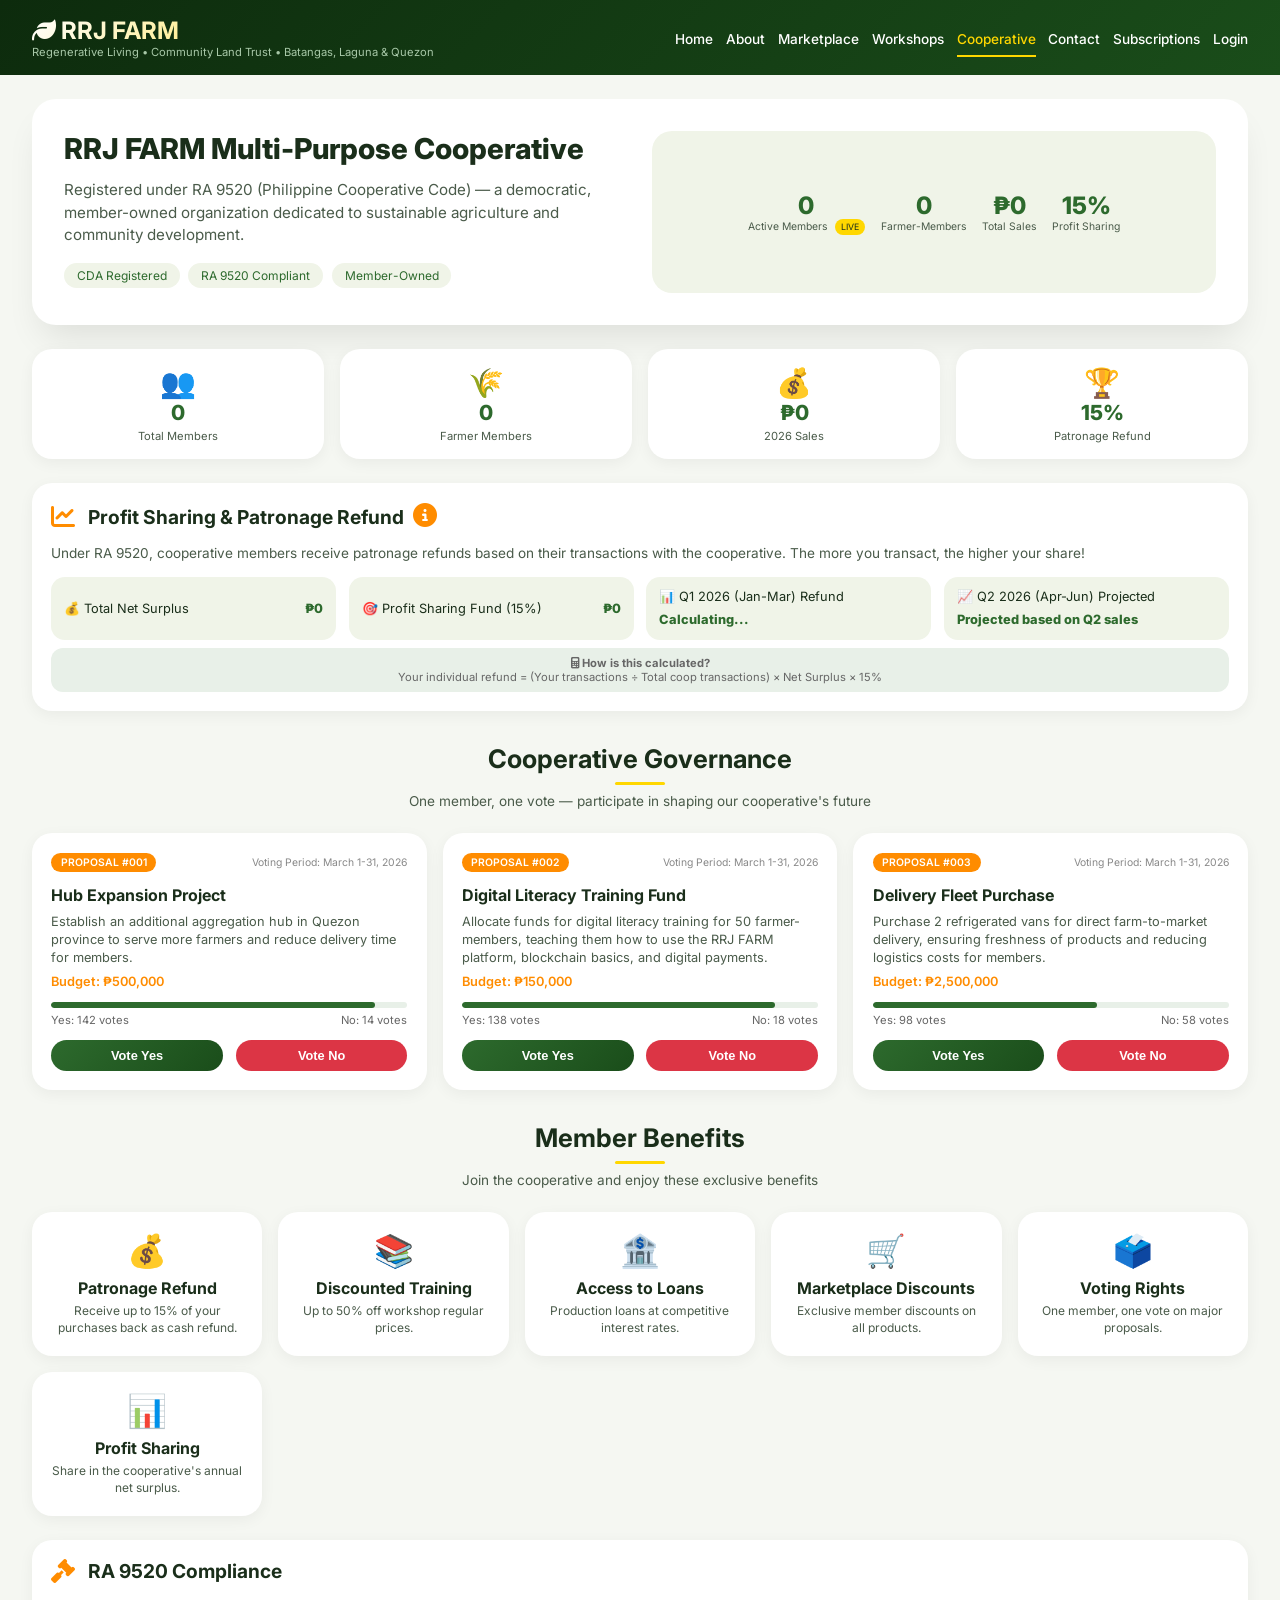
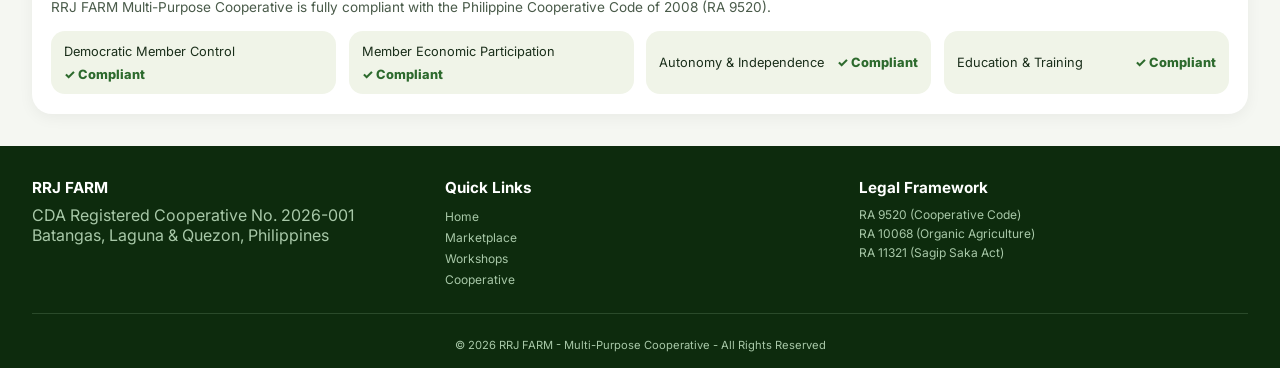
<file: cooperative.html>
<!DOCTYPE html>
<html lang="en">
<head>
    <meta charset="UTF-8">
    <meta name="viewport" content="width=device-width, initial-scale=1.0, user-scalable=yes">
    <title>RRJ FARM | Digital Cooperative (RA 9520)</title>
    <link href="https://fonts.googleapis.com/css2?family=Inter:wght@300;400;500;600;700;800&display=swap" rel="stylesheet">
    <link rel="stylesheet" href="https://cdnjs.cloudflare.com/ajax/libs/font-awesome/6.4.0/css/all.min.css">
    <style>
        * { margin: 0; padding: 0; box-sizing: border-box; }
        body { font-family: 'Inter', sans-serif; background: #f5f7f2; color: #1a2e1a; }
        .container { max-width: 1400px; margin: 0 auto; padding: 0 2rem; }
        
        .modern-header { background: linear-gradient(135deg, #0d2b0d, #1a4d1a); position: sticky; top: 0; z-index: 1000; }
        .header-content { display: flex; justify-content: space-between; align-items: center; padding: 1rem 0; flex-wrap: wrap; gap: 1rem; }
        .logo h1 { font-size: 1.5rem; background: linear-gradient(135deg, #ffffff, #ffd700); -webkit-background-clip: text; background-clip: text; color: transparent; }
        .logo p { font-size: 0.7rem; color: #a8c8a8; }
        .nav-menu ul { display: flex; gap: 0.8rem; list-style: none; flex-wrap: wrap; justify-content: center; }
        .nav-menu a { color: white; text-decoration: none; font-weight: 500; transition: all 0.3s; padding: 0.5rem 0; font-size: 0.85rem; }
        .nav-menu a:hover, .nav-menu a.active { color: #ffd700; border-bottom: 2px solid #ffd700; }
        
        .reminder-modal { display: none; position: fixed; top: 0; left: 0; width: 100%; height: 100%; background: rgba(0,0,0,0.85); backdrop-filter: blur(5px); z-index: 3000; justify-content: center; align-items: center; }
        .reminder-modal.active { display: flex; }
        .reminder-content { background: white; border-radius: 28px; max-width: 400px; width: 90%; padding: 1.5rem; text-align: center; animation: fadeUp 0.3s ease; }
        .reminder-icon { font-size: 3rem; margin-bottom: 0.8rem; }
        .reminder-title { font-size: 1.3rem; font-weight: 800; margin-bottom: 0.5rem; }
        .reminder-message { color: #4a5b4a; margin-bottom: 1rem; font-size: 0.9rem; line-height: 1.4; }
        .reminder-buttons { display: flex; gap: 0.8rem; margin-top: 1rem; }
        .btn-login-reminder { flex: 1; background: #2d6a2d; color: white; border: none; padding: 0.7rem; border-radius: 40px; cursor: pointer; font-weight: 600; font-size: 0.85rem; }
        .btn-cancel-reminder { flex: 1; background: #eef2e8; color: #1a2e1a; border: none; padding: 0.7rem; border-radius: 40px; cursor: pointer; font-weight: 600; font-size: 0.85rem; }
        
        @keyframes fadeUp { from { transform: translateY(30px); opacity: 0; } to { transform: translateY(0); opacity: 1; } }
        
        .coop-hero-premium { background: white; border-radius: 24px; margin: 1.5rem 0; box-shadow: 0 20px 35px -10px rgba(0,0,0,0.1); overflow: hidden; }
        .hero-grid { display: grid; grid-template-columns: 1fr 1fr; gap: 1.5rem; padding: 2rem; }
        .hero-content h1 { font-size: 1.8rem; font-weight: 800; margin-bottom: 0.8rem; color: #1a2e1a; }
        .hero-content p { font-size: 0.95rem; color: #4a5b4a; margin-bottom: 1rem; line-height: 1.5; }
        .hero-badge { background: #f0f4e8; display: inline-block; padding: 0.3rem 0.8rem; border-radius: 50px; font-size: 0.75rem; color: #2d6a2d; margin-right: 0.3rem; margin-bottom: 0.3rem; }
        .hero-stats { display: flex; gap: 1rem; justify-content: center; align-items: center; background: #f0f4e8; border-radius: 20px; padding: 1rem; flex-wrap: wrap; }
        .hero-stat { text-align: center; }
        .hero-stat .number { font-size: 1.5rem; font-weight: 800; color: #2d6a2d; }
        .hero-stat .label { font-size: 0.65rem; color: #4a5b4a; }
        .live-badge { background: #ffd700; color: #1a2e1a; font-size: 0.55rem; padding: 0.15rem 0.4rem; border-radius: 20px; margin-left: 0.3rem; vertical-align: middle; }
        .info-icon { color: #2d6a2d; cursor: help; margin-left: 0.3rem; font-size: 0.7rem; }
        
        .section-header { text-align: center; margin: 2rem 0 1.5rem; }
        .section-header h2 { font-size: 1.6rem; color: #1a2e1a; margin-bottom: 0.3rem; }
        .section-header .underline { width: 50px; height: 3px; background: #ffd700; margin: 0.5rem auto; border-radius: 3px; }
        .section-header p { font-size: 0.85rem; color: #4a5b4a; }
        
        .stats-grid { display: grid; grid-template-columns: repeat(auto-fit, minmax(160px, 1fr)); gap: 1rem; margin: 1.5rem 0; }
        .stat-card { background: white; padding: 1rem; border-radius: 20px; text-align: center; transition: all 0.3s; box-shadow: 0 4px 15px rgba(0,0,0,0.05); }
        .stat-card:hover { transform: translateY(-3px); }
        .stat-icon { font-size: 1.8rem; }
        .stat-number { font-size: 1.3rem; font-weight: 800; color: #2d6a2d; }
        .stat-label { font-size: 0.7rem; color: #4a5b4a; margin-top: 0.3rem; }
        
        .profit-sharing-premium { background: white; border-radius: 20px; padding: 1.2rem; margin: 1.5rem 0; box-shadow: 0 4px 15px rgba(0,0,0,0.05); }
        .profit-header { display: flex; align-items: center; gap: 0.8rem; margin-bottom: 1rem; flex-wrap: wrap; }
        .profit-header i { font-size: 1.5rem; color: #ff8c00; }
        .profit-header h3 { font-size: 1.2rem; color: #1a2e1a; }
        .profit-list { display: grid; grid-template-columns: repeat(auto-fit, minmax(220px, 1fr)); gap: 0.8rem; margin-top: 1rem; }
        .profit-item { background: #f0f4e8; padding: 0.8rem; border-radius: 14px; display: flex; justify-content: space-between; align-items: center; flex-wrap: wrap; gap: 0.5rem; font-size: 0.8rem; }
        .profit-item .value { font-weight: 800; color: #2d6a2d; }
        .profit-note { background: #e8f0e8; padding: 0.5rem; border-radius: 12px; font-size: 0.7rem; color: #666; margin-top: 0.5rem; text-align: center; }
        
        .voting-grid { display: grid; grid-template-columns: repeat(auto-fit, minmax(280px, 1fr)); gap: 1rem; margin: 1.5rem 0; }
        .proposal-card-premium { background: white; border-radius: 20px; padding: 1.2rem; transition: all 0.3s; box-shadow: 0 4px 15px rgba(0,0,0,0.05); }
        .proposal-card-premium:hover { transform: translateY(-3px); }
        .proposal-header { display: flex; justify-content: space-between; align-items: center; margin-bottom: 0.8rem; flex-wrap: wrap; gap: 0.5rem; }
        .proposal-id { background: #ff8c00; color: white; padding: 0.2rem 0.6rem; border-radius: 20px; font-size: 0.65rem; font-weight: 600; }
        .proposal-title { font-size: 1rem; font-weight: 700; margin-bottom: 0.3rem; }
        .proposal-description { color: #4a5b4a; font-size: 0.8rem; margin: 0.5rem 0; line-height: 1.4; }
        .proposal-budget { font-weight: 600; color: #ff8c00; margin: 0.3rem 0; font-size: 0.8rem; }
        .vote-progress { margin: 0.8rem 0; }
        .progress-bar { background: #e8f0e8; border-radius: 10px; height: 6px; overflow: hidden; }
        .progress-fill { background: #2d6a2d; height: 100%; border-radius: 10px; transition: width 0.3s; }
        .vote-stats { display: flex; justify-content: space-between; font-size: 0.7rem; color: #666; margin-top: 0.3rem; }
        .vote-buttons { display: flex; gap: 0.8rem; margin-top: 0.8rem; }
        .vote-yes { flex: 1; background: linear-gradient(135deg, #2d6a2d, #1a4d1a); color: white; border: none; padding: 0.5rem; border-radius: 40px; cursor: pointer; font-weight: 600; font-size: 0.8rem; transition: all 0.3s; }
        .vote-yes:hover { transform: translateY(-2px); }
        .vote-no { flex: 1; background: #dc3545; color: white; border: none; padding: 0.5rem; border-radius: 40px; cursor: pointer; font-weight: 600; font-size: 0.8rem; transition: all 0.3s; }
        .vote-no:hover { background: #c82333; transform: translateY(-2px); }
        
        .benefits-grid { display: grid; grid-template-columns: repeat(auto-fit, minmax(220px, 1fr)); gap: 1rem; margin: 1.5rem 0; }
        .benefit-card { background: white; padding: 1.2rem; border-radius: 20px; text-align: center; transition: all 0.3s; box-shadow: 0 4px 15px rgba(0,0,0,0.05); }
        .benefit-card:hover { transform: translateY(-3px); }
        .benefit-icon { font-size: 2rem; margin-bottom: 0.5rem; }
        .benefit-card h3 { font-size: 1rem; margin-bottom: 0.3rem; }
        .benefit-card p { font-size: 0.75rem; color: #4a5b4a; line-height: 1.4; }
        
        .modern-footer { background: #0d2b0d; color: #a8c8a8; padding: 2rem 0 1rem; margin-top: 2rem; }
        .footer-grid { display: grid; grid-template-columns: repeat(auto-fit, minmax(200px, 1fr)); gap: 1.5rem; margin-bottom: 1.5rem; }
        .footer-info h3, .footer-links h4, .footer-legal h4 { color: white; margin-bottom: 0.5rem; font-size: 0.95rem; }
        .footer-links ul, .footer-legal ul { list-style: none; }
        .footer-links a, .footer-legal li { color: #a8c8a8; text-decoration: none; font-size: 0.75rem; line-height: 1.6; }
        .footer-bottom { text-align: center; padding-top: 1.5rem; border-top: 1px solid #2a4a2a; font-size: 0.7rem; }
        
        .success-toast { position: fixed; bottom: 20px; right: 20px; background: #2d6a2d; color: white; padding: 0.8rem 1.2rem; border-radius: 50px; display: none; z-index: 1500; animation: slideInRight 0.3s ease; font-size: 0.8rem; }
        @keyframes slideInRight { from { transform: translateX(100px); opacity: 0; } to { transform: translateX(0); opacity: 1; } }
        
        @media (max-width: 900px) {
            .container { padding: 0 1rem; }
            .hero-grid { grid-template-columns: 1fr; text-align: center; padding: 1.2rem; }
            .hero-content h1 { font-size: 1.4rem; }
            .hero-content p { font-size: 0.85rem; }
            .hero-stats { justify-content: center; gap: 0.8rem; padding: 0.8rem; }
            .hero-stat .number { font-size: 1.2rem; }
            .stats-grid { grid-template-columns: repeat(2, 1fr); gap: 0.8rem; }
            .profit-list { grid-template-columns: 1fr; }
            .voting-grid { grid-template-columns: 1fr; }
            .benefits-grid { grid-template-columns: repeat(2, 1fr); gap: 0.8rem; }
            .section-header h2 { font-size: 1.3rem; }
            .nav-menu ul { gap: 0.4rem; }
            .nav-menu a { font-size: 0.7rem; }
            .logo h1 { font-size: 1.1rem; }
            .logo p { font-size: 0.55rem; }
            .footer-grid { grid-template-columns: 1fr; text-align: center; gap: 1rem; }
        }
        
        @media (max-width: 480px) {
            .stats-grid { grid-template-columns: 1fr; }
            .benefits-grid { grid-template-columns: 1fr; }
            .hero-stats { gap: 0.5rem; }
            .hero-stat .number { font-size: 1rem; }
            .proposal-card-premium { padding: 1rem; }
            .reminder-content { padding: 1rem; }
            .reminder-title { font-size: 1.1rem; }
            .btn-login-reminder, .btn-cancel-reminder { padding: 0.5rem; font-size: 0.75rem; }
        }
    </style>
</head>
<body>
    <header class="modern-header">
        <div class="container">
            <div class="header-content">
                <div class="logo"><h1><i class="fas fa-leaf"></i> RRJ FARM</h1><p>Regenerative Living • Community Land Trust • Batangas, Laguna & Quezon</p></div>
                <nav class="nav-menu">
                    <ul>
                        <li><a href="index.html">Home</a></li>
                        <li><a href="about.html">About</a></li>
                        <li><a href="marketplace.html">Marketplace</a></li>
                        <li><a href="workshops.html">Workshops</a></li>
                        <li><a href="cooperative.html" class="active">Cooperative</a></li>
                        <li><a href="contact.html">Contact</a></li>
                        <li><a href="subscriptions.html">Subscriptions</a></li>
                        <li><a href="login.html">Login</a></li>
                    </ul>
                </nav>
            </div>
        </div>
    </header>

    <main>
        <div class="container">
            <div class="coop-hero-premium">
                <div class="hero-grid">
                    <div class="hero-content">
                        <h1>RRJ FARM Multi-Purpose Cooperative</h1>
                        <p>Registered under RA 9520 (Philippine Cooperative Code) — a democratic, member-owned organization dedicated to sustainable agriculture and community development.</p>
                        <div>
                            <span class="hero-badge">CDA Registered</span>
                            <span class="hero-badge">RA 9520 Compliant</span>
                            <span class="hero-badge">Member-Owned</span>
                        </div>
                    </div>
                    <div class="hero-stats">
                        <div class="hero-stat"><div class="number" id="coopActiveMembers">30</div><div class="label">Active Members <span class="live-badge">LIVE</span></div></div>
                        <div class="hero-stat"><div class="number" id="coopFarmerMembers">6</div><div class="label">Farmer-Members</div></div>
                        <div class="hero-stat"><div class="number" id="coopTotalSales">₱217k</div><div class="label">Total Sales</div></div>
                        <div class="hero-stat"><div class="number" id="coopProfitShare">15%</div><div class="label">Profit Sharing</div></div>
                    </div>
                </div>
            </div>

            <div class="stats-grid">
                <div class="stat-card"><div class="stat-icon">👥</div><div class="stat-number" id="coopTotalMembers">30</div><div class="stat-label">Total Members</div></div>
                <div class="stat-card"><div class="stat-icon">🌾</div><div class="stat-number" id="coopTotalFarmers">6</div><div class="stat-label">Farmer Members</div></div>
                <div class="stat-card"><div class="stat-icon">💰</div><div class="stat-number" id="coopSalesAmount">₱217k</div><div class="stat-label">2026 Sales</div></div>
                <div class="stat-card"><div class="stat-icon">🏆</div><div class="stat-number">15%</div><div class="stat-label">Patronage Refund</div></div>
            </div>

            <div class="profit-sharing-premium">
                <div class="profit-header">
                    <i class="fas fa-chart-line"></i>
                    <h3>Profit Sharing & Patronage Refund <i class="fas fa-info-circle info-icon" title="Under RA 9520, 15% of net surplus is distributed to members based on their transaction volume"></i></h3>
                </div>
                <p style="color: #4a5b4a; margin-bottom: 1rem; font-size: 0.85rem;">Under RA 9520, cooperative members receive patronage refunds based on their transactions with the cooperative. The more you transact, the higher your share!</p>
                <div class="profit-list">
                    <div class="profit-item"><span class="label">💰 Total Net Surplus</span><span class="value" id="netSurplus">₱0</span></div>
                    <div class="profit-item"><span class="label">🎯 Profit Sharing Fund (15%)</span><span class="value" id="profitFund">₱0</span></div>
                    <div class="profit-item"><span class="label">📊 Q1 2026 (Jan-Mar) Refund</span><span class="value" id="profitQ1">₱0</span></div>
                    <div class="profit-item"><span class="label">📈 Q2 2026 (Apr-Jun) Projected</span><span class="value" id="profitQ2">₱0</span></div>
                </div>
                <div class="profit-note">
                    <i class="fas fa-calculator"></i> <strong>How is this calculated?</strong><br>
                    Your individual refund = (Your transactions ÷ Total coop transactions) × Net Surplus × 15%
                </div>
            </div>

            <div class="section-header">
                <h2>Cooperative Governance</h2>
                <div class="underline"></div>
                <p>One member, one vote — participate in shaping our cooperative's future</p>
            </div>

            <div class="voting-grid" id="votingSection">
                <div class="proposal-card-premium">
                    <div class="proposal-header"><span class="proposal-id">PROPOSAL #001</span><span style="font-size: 0.65rem; color: #888;">Voting Period: March 1-31, 2026</span></div>
                    <h3 class="proposal-title">Hub Expansion Project</h3>
                    <p class="proposal-description">Establish an additional aggregation hub in Quezon province to serve more farmers and reduce delivery time for members.</p>
                    <p class="proposal-budget">Budget: ₱500,000</p>
                    <div class="vote-progress"><div class="progress-bar"><div class="progress-fill" id="progress1" style="width: 91%"></div></div><div class="vote-stats"><span>Yes: <span id="yes1">142</span> votes</span><span>No: <span id="no1">14</span> votes</span></div></div>
                    <div class="vote-buttons"><button class="vote-yes" onclick="checkLoginAndVote('001', 'yes')">Vote Yes</button><button class="vote-no" onclick="checkLoginAndVote('001', 'no')">Vote No</button></div>
                </div>
                <div class="proposal-card-premium">
                    <div class="proposal-header"><span class="proposal-id">PROPOSAL #002</span><span style="font-size: 0.65rem; color: #888;">Voting Period: March 1-31, 2026</span></div>
                    <h3 class="proposal-title">Digital Literacy Training Fund</h3>
                    <p class="proposal-description">Allocate funds for digital literacy training for 50 farmer-members, teaching them how to use the RRJ FARM platform, blockchain basics, and digital payments.</p>
                    <p class="proposal-budget">Budget: ₱150,000</p>
                    <div class="vote-progress"><div class="progress-bar"><div class="progress-fill" id="progress2" style="width: 88%"></div></div><div class="vote-stats"><span>Yes: <span id="yes2">138</span> votes</span><span>No: <span id="no2">18</span> votes</span></div></div>
                    <div class="vote-buttons"><button class="vote-yes" onclick="checkLoginAndVote('002', 'yes')">Vote Yes</button><button class="vote-no" onclick="checkLoginAndVote('002', 'no')">Vote No</button></div>
                </div>
                <div class="proposal-card-premium">
                    <div class="proposal-header"><span class="proposal-id">PROPOSAL #003</span><span style="font-size: 0.65rem; color: #888;">Voting Period: March 1-31, 2026</span></div>
                    <h3 class="proposal-title">Delivery Fleet Purchase</h3>
                    <p class="proposal-description">Purchase 2 refrigerated vans for direct farm-to-market delivery, ensuring freshness of products and reducing logistics costs for members.</p>
                    <p class="proposal-budget">Budget: ₱2,500,000</p>
                    <div class="vote-progress"><div class="progress-bar"><div class="progress-fill" id="progress3" style="width: 63%"></div></div><div class="vote-stats"><span>Yes: <span id="yes3">98</span> votes</span><span>No: <span id="no3">58</span> votes</span></div></div>
                    <div class="vote-buttons"><button class="vote-yes" onclick="checkLoginAndVote('003', 'yes')">Vote Yes</button><button class="vote-no" onclick="checkLoginAndVote('003', 'no')">Vote No</button></div>
                </div>
            </div>

            <div class="section-header">
                <h2>Member Benefits</h2>
                <div class="underline"></div>
                <p>Join the cooperative and enjoy these exclusive benefits</p>
            </div>
            <div class="benefits-grid">
                <div class="benefit-card"><div class="benefit-icon">💰</div><h3>Patronage Refund</h3><p>Receive up to 15% of your purchases back as cash refund.</p></div>
                <div class="benefit-card"><div class="benefit-icon">📚</div><h3>Discounted Training</h3><p>Up to 50% off workshop regular prices.</p></div>
                <div class="benefit-card"><div class="benefit-icon">🏦</div><h3>Access to Loans</h3><p>Production loans at competitive interest rates.</p></div>
                <div class="benefit-card"><div class="benefit-icon">🛒</div><h3>Marketplace Discounts</h3><p>Exclusive member discounts on all products.</p></div>
                <div class="benefit-card"><div class="benefit-icon">🗳️</div><h3>Voting Rights</h3><p>One member, one vote on major proposals.</p></div>
                <div class="benefit-card"><div class="benefit-icon">📊</div><h3>Profit Sharing</h3><p>Share in the cooperative's annual net surplus.</p></div>
            </div>

            <div class="profit-sharing-premium">
                <div class="profit-header"><i class="fas fa-gavel"></i><h3>RA 9520 Compliance</h3></div>
                <p style="color: #4a5b4a; margin-bottom: 0.8rem; font-size: 0.85rem;">RRJ FARM Multi-Purpose Cooperative is fully compliant with the Philippine Cooperative Code of 2008 (RA 9520).</p>
                <div class="profit-list">
                    <div class="profit-item"><span class="label">Democratic Member Control</span><span class="value">✓ Compliant</span></div>
                    <div class="profit-item"><span class="label">Member Economic Participation</span><span class="value">✓ Compliant</span></div>
                    <div class="profit-item"><span class="label">Autonomy & Independence</span><span class="value">✓ Compliant</span></div>
                    <div class="profit-item"><span class="label">Education & Training</span><span class="value">✓ Compliant</span></div>
                </div>
            </div>
        </div>
    </main>

    <!-- REMINDER MODAL -->
    <div id="reminderModal" class="reminder-modal">
        <div class="reminder-content">
            <div class="reminder-icon">⚠️</div>
            <div class="reminder-title">Membership Required</div>
            <div class="reminder-message" id="reminderMessage">Please login as a member to vote on cooperative proposals.</div>
            <div class="reminder-buttons">
                <button class="btn-login-reminder" onclick="redirectToLogin()">Login / Register</button>
                <button class="btn-cancel-reminder" onclick="closeReminderModal()">Cancel</button>
            </div>
        </div>
    </div>

    <footer class="modern-footer">
        <div class="container">
            <div class="footer-grid">
                <div class="footer-info"><h3>RRJ FARM</h3><p>CDA Registered Cooperative No. 2026-001</p><p>Batangas, Laguna & Quezon, Philippines</p></div>
                <div class="footer-links"><h4>Quick Links</h4><ul><li><a href="index.html">Home</a></li><li><a href="marketplace.html">Marketplace</a></li><li><a href="workshops.html">Workshops</a></li><li><a href="cooperative.html">Cooperative</a></li></ul></div>
                <div class="footer-legal"><h4>Legal Framework</h4><ul><li>RA 9520 (Cooperative Code)</li><li>RA 10068 (Organic Agriculture)</li><li>RA 11321 (Sagip Saka Act)</li></ul></div>
            </div>
            <div class="footer-bottom"><p>&copy; 2026 RRJ FARM - Multi-Purpose Cooperative - All Rights Reserved</p></div>
        </div>
    </footer>

    <div id="successToast" class="success-toast"></div>

    <script>
        let votes = {
            '001': { yes: 142, no: 14 },
            '002': { yes: 138, no: 18 },
            '003': { yes: 98, no: 58 }
        };
        
        // ============ COOPERATIVE PAGE SYNC WITH ADMIN DASHBOARD ============
        
        // Helper function to get sales by quarter
        function getSalesByQuarter(transactions, quarter) {
            const now = new Date();
            const currentYear = now.getFullYear();
            let startMonth, endMonth;
            
            switch(quarter) {
                case 1: startMonth = 0; endMonth = 2; break;  // Jan-Mar
                case 2: startMonth = 3; endMonth = 5; break;  // Apr-Jun
                case 3: startMonth = 6; endMonth = 8; break;  // Jul-Sep
                case 4: startMonth = 9; endMonth = 11; break; // Oct-Dec
                default: return 0;
            }
            
            return transactions.filter(t => {
                const txDate = new Date(t.date);
                return txDate.getFullYear() === currentYear && 
                       txDate.getMonth() >= startMonth && 
                       txDate.getMonth() <= endMonth;
            }).reduce((sum, t) => sum + (t.amount || t.total || t.price || 0), 0);
        }
        
        function syncCooperativePageWithAdminDashboard() {
            console.log('🔄 Syncing Cooperative page with Admin Dashboard...');
            
            // Get data from localStorage
            const users = JSON.parse(localStorage.getItem('rrjfarm_users') || '[]');
            const subscriptions = JSON.parse(localStorage.getItem('rrjfarm_user_subscriptions') || '[]');
            const landApplications = JSON.parse(localStorage.getItem('rrjfarm_land_applications') || '[]');
            const orders = JSON.parse(localStorage.getItem('rrjfarm_orders') || '[]');
            const workshopRegs = JSON.parse(localStorage.getItem('rrjfarm_registered_workshops') || '[]');
            const rentTrans = JSON.parse(localStorage.getItem('rrjfarm_rent_transactions') || '[]');
            
            // Convert all transactions to unified format for quarterly calculation
            const allTransactions = [
                ...orders.map(o => ({ date: o.date, amount: o.total || 0, type: 'order' })),
                ...workshopRegs.map(w => ({ date: w.date, amount: w.price || 0, type: 'workshop' })),
                ...subscriptions.map(s => ({ date: s.startDate, amount: s.amount || 0, type: 'subscription' })),
                ...rentTrans.map(r => ({ date: r.date, amount: r.amount || 0, type: 'rent' }))
            ];
            
            // Calculate quarterly sales
            const q1Sales = getSalesByQuarter(allTransactions, 1);
            const q2Sales = getSalesByQuarter(allTransactions, 2);
            const q3Sales = getSalesByQuarter(allTransactions, 3);
            const q4Sales = getSalesByQuarter(allTransactions, 4);
            
            // Total sales (all time)
            const totalSales = allTransactions.reduce((sum, t) => sum + t.amount, 0);
            
            // Expenses (sample - 30% of sales for operations)
            const totalExpenses = totalSales * 0.3;
            const q1Expenses = q1Sales * 0.3;
            const q2Expenses = q2Sales * 0.3;
            
            // Net Surplus
            const totalNetSurplus = totalSales - totalExpenses;
            const q1NetSurplus = q1Sales - q1Expenses;
            const q2NetSurplus = q2Sales - q2Expenses;
            
            // Profit Sharing Fund (15% of net surplus)
            const profitSharePercent = 15;
            const totalProfitFund = totalNetSurplus * (profitSharePercent / 100);
            const q1ProfitFund = q1NetSurplus * (profitSharePercent / 100);
            const q2ProfitFund = q2NetSurplus * (profitSharePercent / 100);
            
            // Active Members
            const approvedUsers = users.filter(u => u.status === 'approved');
            const approvedLandStewards = landApplications.filter(app => app.status === 'Approved');
            const totalActiveMembers = approvedUsers.length + approvedLandStewards.length;
            
            // Farmer Members
            const farmerStewards = approvedLandStewards.filter(app => app.purpose === 'Farmer');
            const farmerUsers = approvedUsers.filter(u => u.role === 'farmer');
            const totalFarmerMembers = farmerStewards.length + farmerUsers.length;
            
            // ============ UPDATE UI ============
            // Hero stats
            document.getElementById('coopActiveMembers').innerText = totalActiveMembers;
            document.getElementById('coopFarmerMembers').innerText = totalFarmerMembers;
            document.getElementById('coopTotalSales').innerHTML = `₱${totalSales.toLocaleString()}`;
            document.getElementById('coopProfitShare').innerText = `${profitSharePercent}%`;
            
            // Stats grid
            document.getElementById('coopTotalMembers').innerText = totalActiveMembers;
            document.getElementById('coopTotalFarmers').innerText = totalFarmerMembers;
            document.getElementById('coopSalesAmount').innerHTML = `₱${totalSales.toLocaleString()}`;
            
            // Profit sharing display - NOW BASED ON ACTUAL QUARTERLY DATA
            document.getElementById('netSurplus').innerHTML = `₱${totalNetSurplus.toLocaleString()}`;
            document.getElementById('profitFund').innerHTML = `₱${totalProfitFund.toLocaleString()}`;
            document.getElementById('profitQ1').innerHTML = q1ProfitFund > 0 ? `₱${q1ProfitFund.toLocaleString()}` : 'Calculating...';
            document.getElementById('profitQ2').innerHTML = q2ProfitFund > 0 ? `₱${q2ProfitFund.toLocaleString()}` : 'Projected based on Q2 sales';
            
            console.log(`📊 Cooperative Stats: ${totalActiveMembers} Active Members, ${totalFarmerMembers} Farmers`);
            console.log(`💰 Sales: Q1=₱${q1Sales}, Q2=₱${q2Sales}, Total=₱${totalSales}`);
            console.log(`🎯 Profit Fund: Q1=₱${q1ProfitFund}, Q2=₱${q2ProfitFund}, Total=₱${totalProfitFund}`);
        }
        
        // ========== LOGIN & MEMBERSHIP CHECK FUNCTIONS ==========
        function isUserLoggedIn() {
            return localStorage.getItem('rrjfarm_current_user') !== null;
        }
        
        function hasActiveMembership() {
            const userSubscriptions = localStorage.getItem('rrjfarm_user_subscriptions');
            if (userSubscriptions) {
                const subs = JSON.parse(userSubscriptions);
                return subs.some(sub => sub.status === 'Active');
            }
            return false;
        }
        
        function showReminderModal(message) {
            document.getElementById('reminderMessage').innerHTML = message;
            document.getElementById('reminderModal').classList.add('active');
        }
        
        function closeReminderModal() {
            document.getElementById('reminderModal').classList.remove('active');
        }
        
        function redirectToLogin() {
            window.location.href = 'login.html';
        }
        
        function checkLoginAndVote(proposalId, choice) {
            if (!isUserLoggedIn()) {
                showReminderModal('Please login or register to vote on cooperative proposals.');
                return;
            }
            
            if (!hasActiveMembership()) {
                showReminderModal('Only active members with a subscription can vote. Please subscribe to a membership plan.');
                return;
            }
            
            castVote(proposalId, choice);
        }
        
        function updateProgressBars() {
            for (let prop in votes) {
                const total = votes[prop].yes + votes[prop].no;
                const yesPercent = total > 0 ? (votes[prop].yes / total) * 100 : 0;
                document.getElementById(`progress${prop}`).style.width = `${yesPercent}%`;
                document.getElementById(`yes${prop}`).innerText = votes[prop].yes;
                document.getElementById(`no${prop}`).innerText = votes[prop].no;
            }
        }
        
        function castVote(proposalId, choice) {
            const toast = document.getElementById('successToast');
            
            if (choice === 'yes') {
                votes[proposalId].yes++;
                toast.innerHTML = `Vote recorded! Proposal #${proposalId} · You voted YES`;
            } else {
                votes[proposalId].no++;
                toast.innerHTML = `Vote recorded! Proposal #${proposalId} · You voted NO`;
            }
            
            updateProgressBars();
            toast.style.display = 'block';
            
            setTimeout(() => {
                toast.style.display = 'none';
            }, 3000);
        }
        
        // Run sync on page load
        document.addEventListener('DOMContentLoaded', function() {
            syncCooperativePageWithAdminDashboard();
            updateProgressBars();
        });
        
        // Listen for storage changes
        window.addEventListener('storage', function(e) {
            if (e.key === 'rrjfarm_land_applications' || e.key === 'rrjfarm_users' || 
                e.key === 'rrjfarm_user_subscriptions' || e.key === 'rrjfarm_orders' ||
                e.key === 'rrjfarm_registered_workshops' || e.key === 'rrjfarm_rent_transactions') {
                console.log('📡 Detected storage change, refreshing Cooperative page...');
                syncCooperativePageWithAdminDashboard();
            }
        });
        
        // Auto-refresh every 30 seconds
        setInterval(syncCooperativePageWithAdminDashboard, 30000);
        
        updateProgressBars();
        
        window.checkLoginAndVote = checkLoginAndVote;
        window.redirectToLogin = redirectToLogin;
        window.closeReminderModal = closeReminderModal;
        window.syncCooperativePageWithAdminDashboard = syncCooperativePageWithAdminDashboard;
    </script>
</body>
</html>
</file>
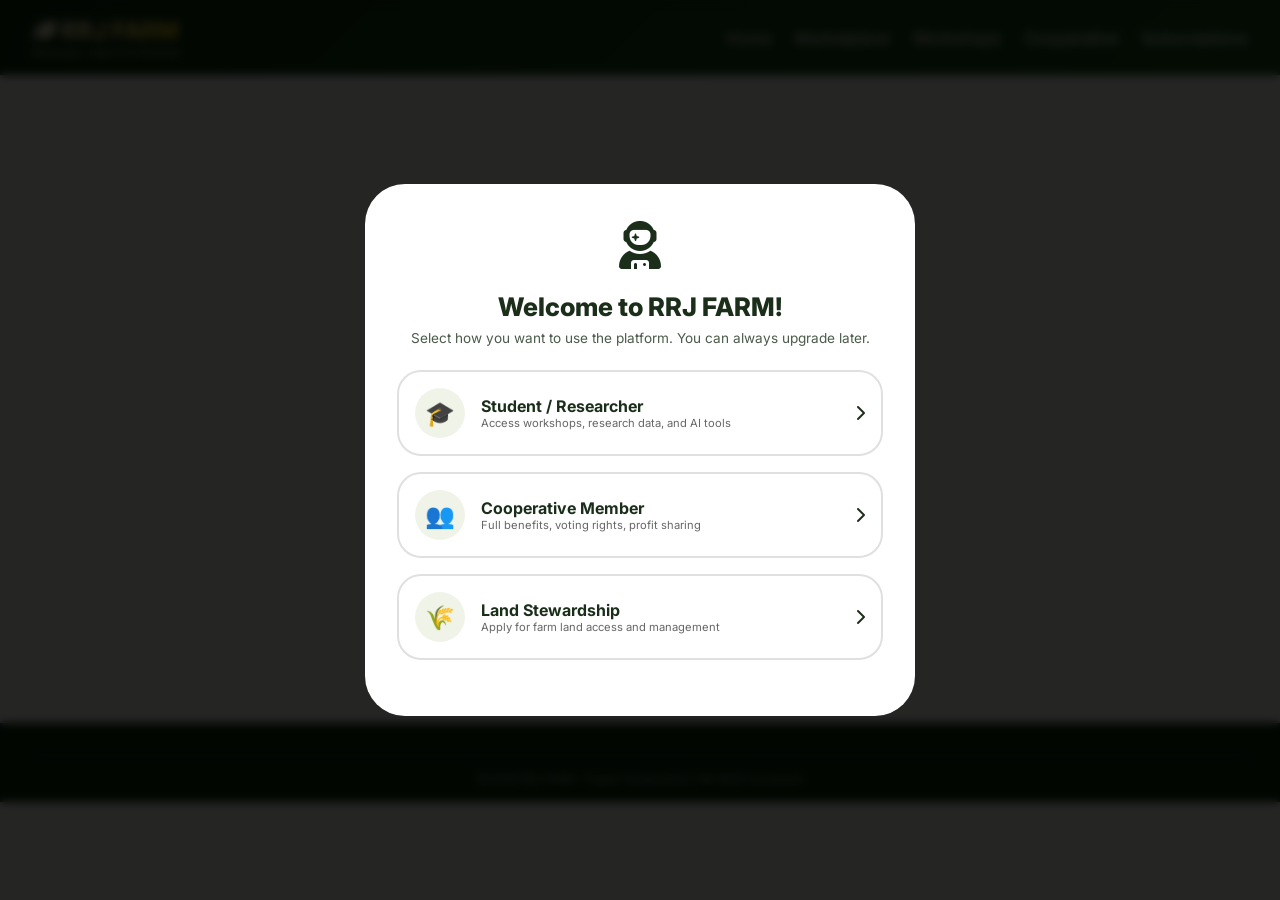
<file: login.html>
<!DOCTYPE html>
<html lang="en">
<head>
    <meta charset="UTF-8">
    <meta name="viewport" content="width=device-width, initial-scale=1.0, user-scalable=yes">
    <title>RRJ FARM | Login & Register</title>
    <link href="https://fonts.googleapis.com/css2?family=Inter:wght@300;400;500;600;700;800&display=swap" rel="stylesheet">
    <link rel="stylesheet" href="https://cdnjs.cloudflare.com/ajax/libs/font-awesome/6.4.0/css/all.min.css">
    <style>
        * { margin: 0; padding: 0; box-sizing: border-box; }
        body { font-family: 'Inter', sans-serif; background: #f5f7f2; color: #1a2e1a; }
        .container { max-width: 1400px; margin: 0 auto; padding: 0 2rem; }
        
        .modern-header { background: linear-gradient(135deg, #0d2b0d, #1a4d1a); position: sticky; top: 0; z-index: 1000; }
        .header-content { display: flex; justify-content: space-between; align-items: center; padding: 1rem 0; flex-wrap: wrap; gap: 1rem; }
        .logo h1 { font-size: 1.5rem; background: linear-gradient(135deg, #ffffff, #ffd700); -webkit-background-clip: text; background-clip: text; color: transparent; }
        .logo p { font-size: 0.7rem; color: #a8c8a8; }
        .nav-menu ul { display: flex; gap: 1.5rem; list-style: none; flex-wrap: wrap; }
        .nav-menu a { color: white; text-decoration: none; font-weight: 500; transition: all 0.3s; padding: 0.5rem 0; }
        .nav-menu a:hover, .nav-menu a.active { color: #ffd700; border-bottom: 2px solid #ffd700; }
        
        .selection-modal { display: none; position: fixed; top: 0; left: 0; width: 100%; height: 100%; background: rgba(0,0,0,0.85); backdrop-filter: blur(5px); z-index: 3000; justify-content: center; align-items: center; }
        .selection-modal.active { display: flex; }
        .selection-content { background: white; border-radius: 40px; max-width: 550px; width: 90%; padding: 2rem; text-align: center; animation: fadeUp 0.3s ease; }
        .selection-icon { font-size: 3rem; margin-bottom: 1rem; }
        .selection-title { font-size: 1.6rem; font-weight: 800; margin-bottom: 0.5rem; color: #1a2e1a; }
        .selection-subtitle { color: #4a5b4a; margin-bottom: 1.5rem; font-size: 0.85rem; }
        .account-options { display: flex; flex-direction: column; gap: 1rem; margin: 1.5rem 0; }
        .account-option { display: flex; align-items: center; gap: 1rem; padding: 1rem; border: 2px solid #e0e0e0; border-radius: 24px; cursor: pointer; transition: all 0.3s; background: white; text-align: left; }
        .account-option:hover { border-color: #2d6a2d; background: #eef3ea; transform: translateX(5px); }
        .account-option-icon { width: 50px; height: 50px; background: #f0f4e8; border-radius: 25px; display: flex; align-items: center; justify-content: center; font-size: 1.5rem; }
        .account-option-info { flex: 1; }
        .account-option-title { font-weight: 700; font-size: 1rem; color: #1a2e1a; }
        .account-option-desc { font-size: 0.7rem; color: #666; }
        
        .status-modal { display: none; position: fixed; top: 0; left: 0; width: 100%; height: 100%; background: rgba(0,0,0,0.85); backdrop-filter: blur(5px); z-index: 3000; justify-content: center; align-items: center; }
        .status-modal.active { display: flex; }
        .status-content { background: white; border-radius: 40px; max-width: 500px; width: 90%; padding: 2rem; text-align: center; animation: fadeUp 0.3s ease; }
        .status-badge { display: inline-block; padding: 0.3rem 1rem; border-radius: 30px; font-size: 0.75rem; font-weight: 600; margin-bottom: 1rem; }
        .status-badge.member { background: #d4edda; color: #155724; }
        .status-badge.non-member { background: #fff3cd; color: #856404; }
        .info-card { background: #eef3ea; padding: 1rem; border-radius: 20px; text-align: left; margin: 1rem 0; font-size: 0.8rem; }
        .info-row { display: flex; margin-bottom: 0.6rem; flex-wrap: wrap; }
        .info-label { font-weight: 600; width: 110px; color: #1a2e1a; }
        .info-value { color: #2d6a2d; flex: 1; }
        .btn-primary-modal { background: #2d6a2d; color: white; border: none; padding: 0.8rem; border-radius: 40px; cursor: pointer; font-weight: 600; width: 100%; margin-top: 0.5rem; }
        .btn-secondary-modal { background: #eef2e8; color: #1a2e1a; border: none; padding: 0.8rem; border-radius: 40px; cursor: pointer; font-weight: 600; width: 100%; margin-top: 0.5rem; }
        .btn-subscribe { background: #ff8c00; color: white; border: none; padding: 0.8rem; border-radius: 40px; cursor: pointer; font-weight: 600; margin-top: 0.5rem; width: 100%; }
        .btn-dashboard { background: linear-gradient(135deg, #2d6a2d, #1a4d1a); color: white; border: none; padding: 0.8rem; border-radius: 40px; cursor: pointer; font-weight: 600; width: 100%; margin-top: 0.5rem; }
        
        .auth-container { min-height: calc(100vh - 300px); display: flex; align-items: center; justify-content: center; padding: 3rem 1rem; }
        .auth-card { background: white; border-radius: 32px; box-shadow: 0 25px 50px -12px rgba(0,0,0,0.25); max-width: 550px; width: 100%; padding: 2.5rem; animation: fadeInUp 0.5s ease; }
        .auth-header { text-align: center; margin-bottom: 2rem; }
        .logo-icon { font-size: 3.5rem; background: linear-gradient(135deg, #1a4d1a, #2d6a2d); width: 80px; height: 80px; border-radius: 50%; display: flex; align-items: center; justify-content: center; margin: 0 auto 1rem; }
        
        .auth-tabs { display: flex; gap: 0.5rem; margin-bottom: 2rem; background: #f0f4e8; padding: 0.3rem; border-radius: 60px; }
        .auth-tab { flex: 1; text-align: center; padding: 0.8rem; background: none; border: none; font-weight: 600; cursor: pointer; border-radius: 50px; color: #4a5b4a; }
        .auth-tab.active { background: white; color: #2d6a2d; box-shadow: 0 2px 8px rgba(0,0,0,0.05); }
        
        .auth-form { display: none; }
        .auth-form.active { display: block; }
        .form-group { margin-bottom: 1.2rem; }
        .form-group label { display: block; margin-bottom: 0.5rem; font-weight: 600; font-size: 0.85rem; }
        .form-group input, .form-group select { width: 100%; padding: 0.9rem 1rem; border: 2px solid #e0e0e0; border-radius: 16px; font-family: inherit; font-size: 0.9rem; }
        .btn-auth { width: 100%; padding: 0.9rem; background: linear-gradient(135deg, #2d6a2d, #1a4d1a); color: white; border: none; border-radius: 50px; font-weight: 700; cursor: pointer; margin-top: 0.5rem; }
        .divider { display: flex; align-items: center; text-align: center; margin: 1.5rem 0; }
        .divider::before, .divider::after { content: ''; flex: 1; border-bottom: 1px solid #e0e0e0; }
        .divider span { padding: 0 1rem; color: #888; }
        
        .password-requirements { background: #f8f9fa; padding: 0.8rem; border-radius: 14px; margin-top: 0.5rem; font-size: 0.7rem; }
        .req { display: flex; align-items: center; gap: 0.5rem; margin: 0.3rem 0; color: #666; }
        .req.valid { color: #2d6a2d; }
        .req.invalid { color: #dc3545; }
        .location-row { display: grid; grid-template-columns: 1fr 1fr; gap: 1rem; }
        
        .error-msg { background: #f8d7da; color: #721c24; padding: 0.8rem; border-radius: 16px; margin-bottom: 1rem; font-size: 0.8rem; display: none; }
        .success-msg { background: #d4edda; color: #155724; padding: 0.8rem; border-radius: 16px; margin-bottom: 1rem; font-size: 0.8rem; display: none; }
        
        .modern-footer { background: #0d2b0d; color: #a8c8a8; padding: 2rem 0 1rem; margin-top: 3rem; }
        .footer-bottom { text-align: center; padding-top: 1rem; border-top: 1px solid #2a4a2a; font-size: 0.7rem; }
        
        @keyframes fadeUp { from { transform: translateY(30px); opacity: 0; } to { transform: translateY(0); opacity: 1; } }
        @keyframes fadeInUp { from { opacity: 0; transform: translateY(30px); } to { opacity: 1; transform: translateY(0); } }
        @media (max-width: 768px) { .container { padding: 0 1rem; } .auth-card { padding: 1.5rem; } .info-row { flex-direction: column; } .info-label { width: auto; } }
        
        .success-toast { position: fixed; bottom: 20px; right: 20px; background: #2d6a2d; color: white; padding: 0.8rem 1.2rem; border-radius: 50px; display: none; z-index: 1500; animation: slideInRight 0.3s ease; font-size: 0.8rem; }
        @keyframes slideInRight { from { transform: translateX(100px); opacity: 0; } to { transform: translateX(0); opacity: 1; } }
    </style>
</head>
<body>
    <header class="modern-header">
        <div class="container">
            <div class="header-content">
                <div class="logo"><h1><i class="fas fa-leaf"></i> RRJ FARM</h1><p>Batangas, Laguna & Quezon</p></div>
                <nav class="nav-menu"><ul><li><a href="index.html">Home</a></li><li><a href="marketplace.html">Marketplace</a></li><li><a href="workshops.html">Workshops</a></li><li><a href="cooperative.html">Cooperative</a></li><li><a href="subscriptions.html">Subscriptions</a></li></ul></nav>
            </div>
        </div>
    </header>

    <main>
        <div class="auth-container">
            <div class="auth-card" id="authCard" style="display: none;">
                <div class="auth-header"><div class="logo-icon"><i class="fas fa-leaf" style="font-size: 2rem; color: white;"></i></div><h1>RRJ FARM</h1><p id="authSubtitle">Login or Register to continue</p></div>

                <div class="auth-tabs"><button class="auth-tab active" data-tab="login" onclick="switchTab('login')">Login</button><button class="auth-tab" data-tab="register" onclick="switchTab('register')">Register</button></div>

                <div id="loginError" class="error-msg"></div><div id="registerError" class="error-msg"></div><div id="registerSuccess" class="success-msg"></div>

                <form id="loginForm" class="auth-form active" onsubmit="return handleLogin(event)">
                    <div class="form-group"><label>Email or Phone Number</label><input type="text" id="loginIdentifier" placeholder="email@example.com or 09123456789" required></div>
                    <div class="form-group"><label>Password</label><input type="password" id="loginPassword" placeholder="Enter your password" required></div>
                    <button type="submit" class="btn-auth">Login</button>
                    <div class="divider"><span>or</span></div>
                    <button type="button" class="btn-auth" style="background: #4285f4;" onclick="handleGoogleLogin()"><i class="fab fa-google"></i> Continue with Google</button>
                </form>

                <form id="registerForm" class="auth-form" onsubmit="return handleRegister(event)">
                    <div class="form-group"><label>First Name</label><input type="text" id="regFirstName" required></div>
                    <div class="form-group"><label>Last Name</label><input type="text" id="regLastName" required></div>
                    <div class="form-group"><label>Email Address</label><input type="email" id="regEmail" required></div>
                    <div class="form-group"><label>Phone Number</label><input type="tel" id="regPhone" placeholder="09123456789"></div>
                    <div class="form-group"><label>Province</label><select id="regProvince" onchange="updateMunicipalities()"><option value="">Select Province</option><option value="Batangas">Batangas</option><option value="Laguna">Laguna</option><option value="Quezon">Quezon</option></select></div>
                    <div class="form-group" id="municipalityContainer" style="display: none;"><label>Municipality / City</label><select id="regMunicipality"><option value="">Select Municipality</option></select></div>
                    <div class="form-group"><label>Password (12-16 characters)</label><input type="password" id="regPassword" placeholder="Min. 12 characters" required onkeyup="validatePassword()"></div>
                    <div class="form-group"><label>Confirm Password</label><input type="password" id="regConfirmPassword" required onkeyup="validatePasswordMatch()"></div>
                    <div class="password-requirements" id="passwordRequirements">
                        <div class="req" id="reqLength"><i class="fas fa-circle"></i> 12-16 characters</div>
                        <div class="req" id="reqUppercase"><i class="fas fa-circle"></i> At least 1 uppercase letter (A-Z)</div>
                        <div class="req" id="reqLowercase"><i class="fas fa-circle"></i> At least 1 lowercase letter (a-z)</div>
                        <div class="req" id="reqNumber"><i class="fas fa-circle"></i> At least 1 number (0-9)</div>
                        <div class="req" id="reqSpecial"><i class="fas fa-circle"></i> At least 1 special character (!@#$%^&*)</div>
                        <div class="req" id="reqMatch"><i class="fas fa-circle"></i> Passwords match</div>
                    </div>
                    <button type="submit" class="btn-auth">Register</button>
                    <div class="divider"><span>or</span></div>
                    <button type="button" class="btn-auth" style="background: #4285f4;" onclick="handleGoogleRegister()"><i class="fab fa-google"></i> Sign up with Google</button>
                </form>
            </div>
        </div>
    </main>

    <div id="accountTypeModal" class="selection-modal">
        <div class="selection-content">
            <div class="selection-icon"><i class="fas fa-user-astronaut"></i></div>
            <div class="selection-title">Welcome to RRJ FARM!</div>
            <div class="selection-subtitle">Select how you want to use the platform. You can always upgrade later.</div>
            <div class="account-options">
                <div class="account-option" onclick="selectAccountType('student')">
                    <div class="account-option-icon">🎓</div>
                    <div class="account-option-info"><div class="account-option-title">Student / Researcher</div><div class="account-option-desc">Access workshops, research data, and AI tools</div></div>
                    <i class="fas fa-chevron-right"></i>
                </div>
                <div class="account-option" onclick="selectAccountType('member')">
                    <div class="account-option-icon">👥</div>
                    <div class="account-option-info"><div class="account-option-title">Cooperative Member</div><div class="account-option-desc">Full benefits, voting rights, profit sharing</div></div>
                    <i class="fas fa-chevron-right"></i>
                </div>
                <div class="account-option" onclick="selectAccountType('stewardship')">
                    <div class="account-option-icon">🌾</div>
                    <div class="account-option-info"><div class="account-option-title">Land Stewardship</div><div class="account-option-desc">Apply for farm land access and management</div></div>
                    <i class="fas fa-chevron-right"></i>
                </div>
            </div>
        </div>
    </div>

    <div id="statusModal" class="status-modal">
        <div class="status-content">
            <div class="status-badge" id="statusBadge">🔍 Checking</div>
            <div class="selection-icon" id="statusIcon">🔄</div>
            <div class="selection-title" id="statusTitle">Checking Subscription...</div>
            <div id="statusMessage" class="selection-subtitle"></div>
            <div id="infoCardContainer"></div>
            <div class="button-group" id="statusButtons"></div>
            <button class="btn-secondary-modal" id="cancelStatusBtn" onclick="closeStatusModal()">Close</button>
        </div>
    </div>

    <footer class="modern-footer"><div class="container"><div class="footer-bottom"><p>&copy; 2026 RRJ FARM - Digital Cooperative | RA 9520 Compliant</p></div></div></footer>
    <div id="successToast" class="success-toast"></div>

    <script>
        const municipalitiesData = {
            Batangas: ["Lipa City", "Tanauan City", "Batangas City", "Santo Tomas", "Malvar", "Balete", "Mataasnakahoy", "Cuenca", "Alitagtag", "Bauan", "San Pascual", "Ibaan", "Taysan", "Rosario", "San Juan", "Lobo"],
            Laguna: ["Los Baños", "Calamba City", "Santa Cruz", "Pagsanjan", "Liliw", "Nagcarlan", "San Pablo City", "Bay", "Calauan", "Victoria", "Pila", "Santa Maria", "Siniloan", "Famy", "Mabitac"],
            Quezon: ["Lucena City", "Tayabas City", "Sariaya", "Candelaria", "Tiaong", "San Antonio", "San Francisco", "Pagbilao", "Atimonan", "Unisan", "Gumaca", "Lopez"]
        };

        let selectedAccountType = 'member';

        function showToast(msg) { let t = document.getElementById('successToast'); t.innerHTML = `<i class="fas fa-check-circle"></i> ${msg}`; t.style.display = 'block'; setTimeout(() => t.style.display = 'none', 3000); }

        function getActiveSubscription(email) {
            const userSubscriptions = JSON.parse(localStorage.getItem('rrjfarm_user_subscriptions') || '[]');
            return userSubscriptions.find(sub => sub.status === 'Active' && sub.subscriberEmail === email);
        }

        function selectAccountType(type) {
            selectedAccountType = type;
            document.getElementById('accountTypeModal').classList.remove('active');
            document.getElementById('authCard').style.display = 'block';
            let subtitle = type === 'student' ? 'Student / Researcher Portal - Login or Register' : (type === 'member' ? 'Member Portal - Login or Register' : 'Land Stewardship Portal - Login or Register');
            document.getElementById('authSubtitle').innerHTML = subtitle;
        }

        function showStatusModal(user, subscription) {
            const hasSubscription = subscription !== undefined;
            const badge = document.getElementById('statusBadge');
            const icon = document.getElementById('statusIcon');
            const title = document.getElementById('statusTitle');
            const message = document.getElementById('statusMessage');
            const infoCard = document.getElementById('infoCardContainer');
            const btnGroup = document.getElementById('statusButtons');

            if (hasSubscription) {
                badge.className = 'status-badge member';
                badge.innerHTML = '✅ ACTIVE MEMBER';
                icon.innerHTML = '🎉';
                title.innerHTML = `Welcome ${user.firstName}! You're a Member`;
                message.innerHTML = `You have an active ${subscription.plan} subscription. Enjoy all member benefits!`;
                infoCard.innerHTML = `<div class="info-card"><div class="info-row"><span class="info-label">Plan:</span><span class="info-value">${subscription.plan}</span></div><div class="info-row"><span class="info-label">Member since:</span><span class="info-value">${subscription.startDate || 'N/A'}</span></div><div class="info-row"><span class="info-label">Next billing:</span><span class="info-value">${subscription.nextBilling || 'N/A'}</span></div></div>`;
                btnGroup.innerHTML = `<button class="btn-primary-modal" onclick="goToDashboard()">Go to Member Dashboard →</button>`;
            } else {
                badge.className = 'status-badge non-member';
                badge.innerHTML = '📋 NON-MEMBER';
                icon.innerHTML = '👤';
                title.innerHTML = `Welcome ${user.firstName}!`;
                message.innerHTML = `You are currently a Non-Member. Subscribe now to unlock full benefits including workshops, AI tools, and cooperative voting rights.`;
                infoCard.innerHTML = `<div class="info-card"><div class="info-row"><span class="info-label">Status:</span><span class="info-value">Free Account (Non-Member)</span></div><div class="info-row"><span class="info-label">Access:</span><span class="info-value">Marketplace only</span></div></div>`;
                btnGroup.innerHTML = `<button class="btn-subscribe" onclick="goToSubscribe()">🔔 Subscribe Now (Unlock Full Benefits)</button><button class="btn-dashboard" onclick="goToDashboard()">Continue to Dashboard →</button>`;
            }
            document.getElementById('statusModal').classList.add('active');
        }

        function goToDashboard() { window.location.href = 'memberdashboard.html'; }
        function goToSubscribe() { window.location.href = 'subscriptions.html'; }
        function closeStatusModal() { document.getElementById('statusModal').classList.remove('active'); }

        function switchTab(tabName) {
            document.querySelectorAll('.auth-tab').forEach(t => t.classList.remove('active'));
            document.querySelector(`.auth-tab[data-tab="${tabName}"]`).classList.add('active');
            document.getElementById('loginForm').classList.remove('active');
            document.getElementById('registerForm').classList.remove('active');
            document.getElementById(`${tabName}Form`).classList.add('active');
        }

        function updateMunicipalities() {
            const province = document.getElementById('regProvince').value;
            const container = document.getElementById('municipalityContainer');
            const select = document.getElementById('regMunicipality');
            if (!province) { container.style.display = "none"; return; }
            container.style.display = "block";
            const municipalities = municipalitiesData[province] || [];
            select.innerHTML = '<option value="">Select Municipality</option>' + municipalities.map(c => `<option value="${c}">${c}</option>`).join('');
        }

        function validatePassword() {
            const pwd = document.getElementById('regPassword').value;
            const checks = { reqLength: pwd.length >= 12 && pwd.length <= 16, reqUppercase: /[A-Z]/.test(pwd), reqLowercase: /[a-z]/.test(pwd), reqNumber: /[0-9]/.test(pwd), reqSpecial: /[!@#$%^&*]/.test(pwd) };
            for (let [id, valid] of Object.entries(checks)) {
                const el = document.getElementById(id);
                if (el) {
                    const text = el.innerHTML.split('</i>')[1];
                    if (valid) { el.classList.add('valid'); el.classList.remove('invalid'); el.innerHTML = '<i class="fas fa-check-circle"></i>' + text; }
                    else { el.classList.add('invalid'); el.classList.remove('valid'); el.innerHTML = '<i class="fas fa-times-circle"></i>' + text; }
                }
            }
            validatePasswordMatch();
            return Object.values(checks).every(v => v === true);
        }

        function validatePasswordMatch() {
            const pwd = document.getElementById('regPassword').value;
            const confirm = document.getElementById('regConfirmPassword').value;
            const match = pwd === confirm && pwd.length > 0;
            const el = document.getElementById('reqMatch');
            if (el) {
                if (match) { el.classList.add('valid'); el.classList.remove('invalid'); el.innerHTML = '<i class="fas fa-check-circle"></i> Passwords match'; }
                else { el.classList.add('invalid'); el.classList.remove('valid'); el.innerHTML = '<i class="fas fa-times-circle"></i> Passwords match'; }
            }
            return match;
        }

        // ========== HANDLE LOGIN WITH ADMIN DETECTION ==========
        function handleLogin(event) {
            event.preventDefault();
            const identifier = document.getElementById('loginIdentifier').value;
            const password = document.getElementById('loginPassword').value;
            
            // ADMIN LOGIN CHECK
            if (identifier === "admin@rrjfarm.com" && password === "Admin123") {
                const adminUser = {
                    id: "admin001",
                    firstName: "Admin",
                    lastName: "User",
                    email: "admin@rrjfarm.com",
                    role: "admin",
                    isLoggedIn: true,
                    profileCompleted: true
                };
                localStorage.setItem('rrjfarm_current_user', JSON.stringify(adminUser));
                showSuccessMessage('loginError', '✅ Admin login successful! Redirecting to Admin Dashboard...');
                setTimeout(() => { window.location.href = 'admindashboard.html'; }, 1500);
                return false;
            }
            
            // REGULAR USER LOGIN
            const users = JSON.parse(localStorage.getItem('rrjfarm_users') || '[]');
            const user = users.find(u => (u.email === identifier || u.phone === identifier) && u.password === password);
            if (user) {
                const sessionUser = { id: user.id, firstName: user.firstName, lastName: user.lastName, email: user.email, phone: user.phone, location: user.location, accountType: selectedAccountType, isLoggedIn: true };
                localStorage.setItem('rrjfarm_current_user', JSON.stringify(sessionUser));
                const subscription = getActiveSubscription(user.email);
                showStatusModal(sessionUser, subscription);
            } else { showError('loginError', '❌ Invalid credentials.'); }
            return false;
        }

        function handleRegister(event) {
            event.preventDefault();
            const firstName = document.getElementById('regFirstName').value.trim();
            const lastName = document.getElementById('regLastName').value.trim();
            const email = document.getElementById('regEmail').value.trim();
            const phone = document.getElementById('regPhone').value.trim();
            const province = document.getElementById('regProvince').value;
            const municipality = document.getElementById('regMunicipality').value;
            const password = document.getElementById('regPassword').value;
            const confirm = document.getElementById('regConfirmPassword').value;
            
            if (!firstName || !lastName || !email || !password) { showError('registerError', 'Please fill all required fields'); return false; }
            if (password !== confirm) { showError('registerError', 'Passwords do not match'); return false; }
            if (!validatePassword()) { showError('registerError', 'Password does not meet requirements'); return false; }
            
            const location = province && municipality ? `${municipality}, ${province}` : (province || '');
            const users = JSON.parse(localStorage.getItem('rrjfarm_users') || '[]');
            if (users.some(u => u.email === email)) { showError('registerError', 'Email already registered'); return false; }
            
            const newUser = { id: Date.now(), firstName, lastName, email, phone: phone || '', password, location, accountType: selectedAccountType, role: selectedAccountType, profileCompleted: true, registrationDate: new Date().toISOString() };
            users.push(newUser);
            localStorage.setItem('rrjfarm_users', JSON.stringify(users));
            
            const sessionUser = { id: newUser.id, firstName, lastName, email, phone, location, accountType: selectedAccountType, isLoggedIn: true };
            localStorage.setItem('rrjfarm_current_user', JSON.stringify(sessionUser));
            const subscription = getActiveSubscription(email);
            showStatusModal(sessionUser, subscription);
            return false;
        }

        function handleGoogleLogin() { 
            const demoUser = { id: 999, firstName: "Google", lastName: "User", email: "google@example.com", phone: "", location: "", accountType: selectedAccountType, isLoggedIn: true };
            localStorage.setItem('rrjfarm_current_user', JSON.stringify(demoUser));
            const subscription = getActiveSubscription(demoUser.email);
            showStatusModal(demoUser, subscription);
        }
        function handleGoogleRegister() { handleGoogleLogin(); }
        function showError(id, msg) { const el = document.getElementById(id); el.innerHTML = msg; el.style.display = 'block'; setTimeout(() => el.style.display = 'none', 3000); }
        function showSuccessMessage(id, msg) { const el = document.getElementById(id); el.innerHTML = msg; el.style.display = 'block'; setTimeout(() => el.style.display = 'none', 2000); }

        document.getElementById('accountTypeModal').classList.add('active');
        window.switchTab = switchTab; window.handleLogin = handleLogin; window.handleRegister = handleRegister;
        window.handleGoogleLogin = handleGoogleLogin; window.handleGoogleRegister = handleGoogleRegister;
        window.updateMunicipalities = updateMunicipalities; window.selectAccountType = selectAccountType;
        window.closeStatusModal = closeStatusModal; window.goToDashboard = goToDashboard;
        window.goToSubscribe = goToSubscribe; window.validatePassword = validatePassword; window.validatePasswordMatch = validatePasswordMatch;
    </script>
</body>
</html>
</file>
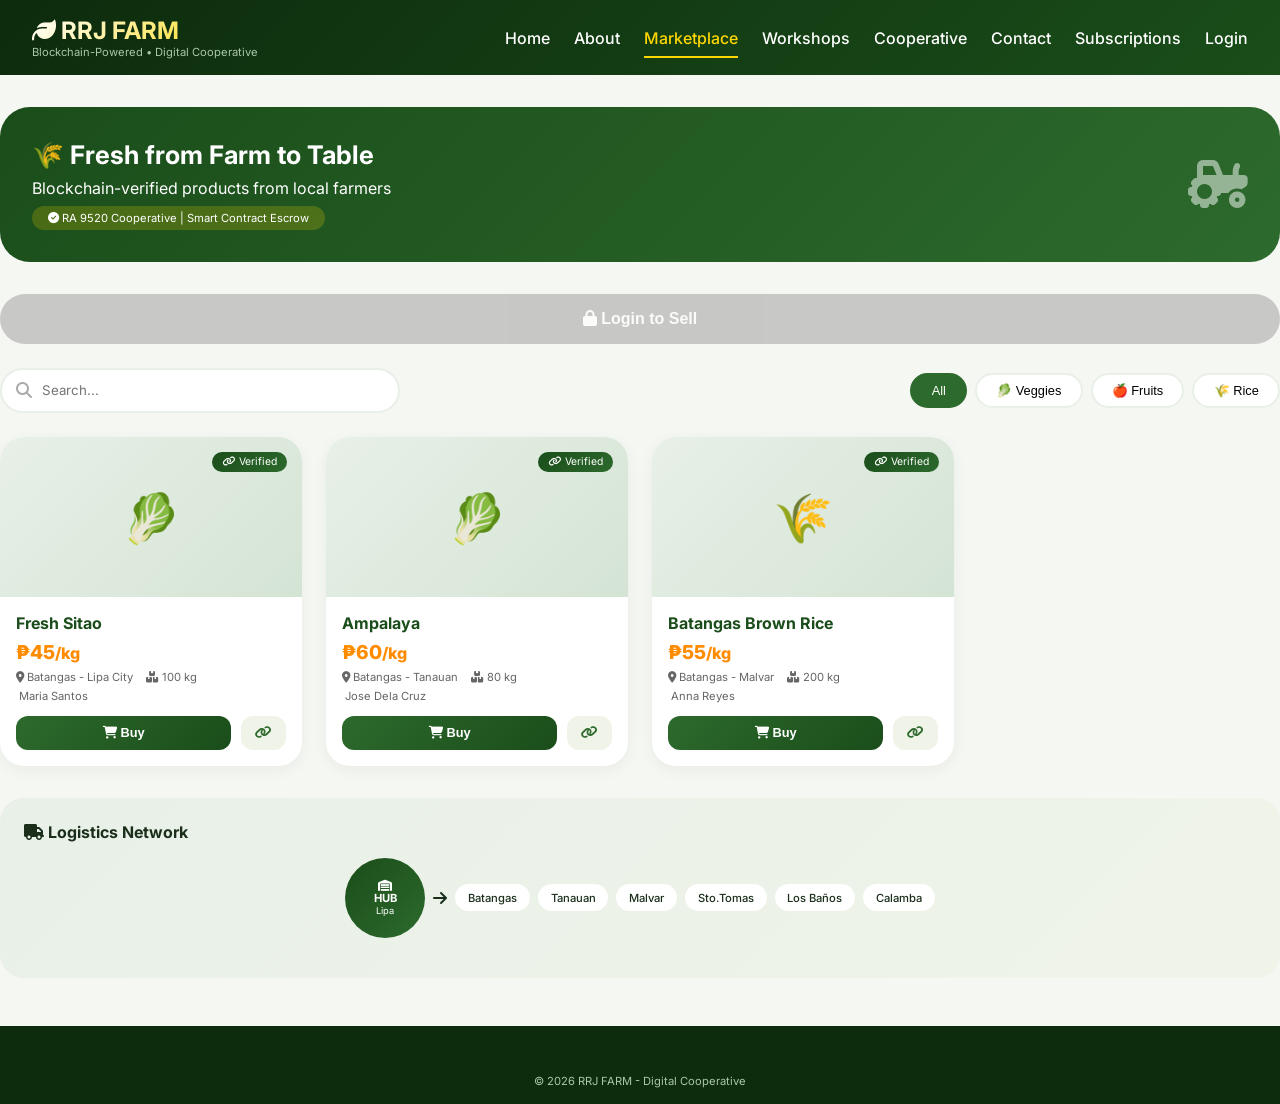
<file: marketplace.html>
<!DOCTYPE html>
<html lang="en">
<head>
    <meta charset="UTF-8">
    <meta name="viewport" content="width=device-width, initial-scale=1.0, user-scalable=yes">
    <title>RRJ FARM Marketplace | Blockchain-Powered Trading</title>
    <link href="https://fonts.googleapis.com/css2?family=Inter:wght@300;400;500;600;700;800&display=swap" rel="stylesheet">
    <link rel="stylesheet" href="https://cdnjs.cloudflare.com/ajax/libs/font-awesome/6.4.0/css/all.min.css">
    <style>
        * { margin: 0; padding: 0; box-sizing: border-box; }
        body { font-family: 'Inter', sans-serif; background: #f5f7f2; color: #1a2e1a; }
        .container { max-width: 1400px; margin: 0 auto; padding: 0 2rem; }
        
        .modern-header { background: linear-gradient(135deg, #0d2b0d, #1a4d1a); position: sticky; top: 0; z-index: 1000; }
        .header-content { display: flex; justify-content: space-between; align-items: center; padding: 1rem 0; flex-wrap: wrap; gap: 1rem; }
        .logo h1 { font-size: 1.5rem; background: linear-gradient(135deg, #ffffff, #ffd700); -webkit-background-clip: text; background-clip: text; color: transparent; }
        .logo p { font-size: 0.7rem; color: #a8c8a8; }
        .nav-menu ul { display: flex; gap: 1.5rem; list-style: none; flex-wrap: wrap; }
        .nav-menu a { color: white; text-decoration: none; font-weight: 500; transition: all 0.3s; padding: 0.5rem 0; }
        .nav-menu a:hover, .nav-menu a.active { color: #ffd700; border-bottom: 2px solid #ffd700; }
        
        /* REMINDER MODAL - FIXED mobile visibility */
        .reminder-modal { display: none; position: fixed; top: 0; left: 0; width: 100%; height: 100%; background: rgba(0,0,0,0.85); backdrop-filter: blur(5px); z-index: 3000; justify-content: center; align-items: center; }
        .reminder-modal.active { display: flex; }
        .reminder-content { background: white; border-radius: 32px; max-width: 380px; width: 85%; padding: 1.5rem; text-align: center; animation: fadeUp 0.3s ease; margin: 1rem; }
        .reminder-icon { font-size: 3rem; margin-bottom: 0.5rem; }
        .reminder-title { font-size: 1.3rem; font-weight: 800; margin-bottom: 0.5rem; color: #1a2e1a; }
        .reminder-message { color: #4a5b4a; margin-bottom: 1rem; line-height: 1.4; font-size: 0.85rem; }
        .reminder-buttons { display: flex; gap: 0.8rem; margin-top: 0.8rem; }
        .btn-login-reminder { flex: 1; background: #2d6a2d; color: white; border: none; padding: 0.7rem; border-radius: 40px; cursor: pointer; font-weight: 600; font-size: 0.85rem; }
        .btn-cancel-reminder { flex: 1; background: #eef2e8; color: #1a2e1a; border: none; padding: 0.7rem; border-radius: 40px; cursor: pointer; font-weight: 600; font-size: 0.85rem; }
        
        
        .market-hero { background: linear-gradient(135deg, #1a4d1a, #2d6a2d); border-radius: 30px; padding: 2rem; margin: 2rem 0; color: white; display: flex; justify-content: space-between; align-items: center; flex-wrap: wrap; gap: 1.5rem; }
        .hero-text h2 { font-size: 1.6rem; margin-bottom: 0.5rem; }
        .hero-badge { background: rgba(255,215,0,0.2); padding: 0.3rem 1rem; border-radius: 50px; display: inline-block; font-size: 0.7rem; margin-top: 0.5rem; }
        
        .btn-sell-main { background: linear-gradient(135deg, #ff8c00, #e67e00); color: white; border: none; padding: 1rem; border-radius: 50px; font-weight: 700; font-size: 1rem; cursor: pointer; width: 100%; margin-bottom: 1.5rem; transition: all 0.3s; }
        .btn-sell-main.disabled { opacity: 0.5; cursor: not-allowed; background: #aaa; }
        .btn-sell-main:not(.disabled):hover { transform: translateY(-2px); box-shadow: 0 10px 20px rgba(255,140,0,0.3); }
        
        .products-header { display: flex; justify-content: space-between; align-items: center; flex-wrap: wrap; gap: 1rem; margin-bottom: 1.5rem; }
        .search-wrapper { position: relative; flex: 1; max-width: 400px; }
        .search-wrapper i { position: absolute; left: 1rem; top: 50%; transform: translateY(-50%); color: #aaa; }
        .search-wrapper input { width: 100%; padding: 0.8rem 1rem 0.8rem 2.5rem; border: 2px solid #e8f0e8; border-radius: 50px; font-family: inherit; }
        .filter-chips { display: flex; gap: 0.5rem; flex-wrap: wrap; }
        .chip { padding: 0.5rem 1.2rem; background: white; border: 2px solid #e8f0e8; border-radius: 50px; cursor: pointer; font-weight: 500; transition: all 0.3s; font-size: 0.8rem; }
        .chip:hover, .chip.active { background: #2d6a2d; color: white; border-color: #2d6a2d; }
        
        .products-grid-modern { display: grid; grid-template-columns: repeat(auto-fill, minmax(300px, 1fr)); gap: 1.5rem; }
        .product-card-modern { background: white; border-radius: 24px; overflow: hidden; transition: all 0.3s; box-shadow: 0 4px 15px rgba(0,0,0,0.05); position: relative; }
        .product-card-modern:hover { transform: translateY(-5px); box-shadow: 0 20px 30px -10px rgba(0,0,0,0.15); }
        .product-badge-blockchain { position: absolute; top: 15px; right: 15px; background: linear-gradient(135deg, #1a4d1a, #2d6a2d); color: white; font-size: 0.65rem; padding: 0.2rem 0.6rem; border-radius: 50px; display: flex; align-items: center; gap: 0.3rem; z-index: 10; }
        .product-image-modern { height: 160px; background: linear-gradient(135deg, #e8f0e8, #d4e4d4); display: flex; align-items: center; justify-content: center; font-size: 3rem; }
        .product-info-modern { padding: 1rem; }
        .product-title-modern { font-size: 1rem; font-weight: 700; color: #1a4d1a; margin-bottom: 0.2rem; }
        .product-price-modern { font-size: 1.2rem; font-weight: 800; color: #ff8c00; margin: 0.4rem 0; }
        .product-meta { display: flex; gap: 0.8rem; font-size: 0.7rem; color: #666; margin: 0.3rem 0; flex-wrap: wrap; }
        .product-actions-modern { display: flex; gap: 0.6rem; margin-top: 0.8rem; }
        .btn-buy-modern { flex: 1; background: linear-gradient(135deg, #2d6a2d, #1a4d1a); color: white; border: none; padding: 0.6rem; border-radius: 12px; font-weight: 600; cursor: pointer; transition: all 0.3s; font-size: 0.8rem; }
        .btn-blockchain { background: #f0f4e8; color: #2d6a2d; border: none; padding: 0.6rem; border-radius: 12px; font-weight: 600; cursor: pointer; width: 45px; }
        
        /* Modal Styles - Mobile Optimized */
        .modal-overlay { display: none; position: fixed; top: 0; left: 0; width: 100%; height: 100%; background: rgba(0,0,0,0.8); backdrop-filter: blur(5px); z-index: 2000; justify-content: center; align-items: center; }
        .modal-overlay.active { display: flex; }
        .modal-container { background: white; border-radius: 28px; max-width: 1000px; width: 92%; max-height: 85vh; overflow-y: auto; animation: slideUp 0.3s ease; margin: 1rem; }
        @keyframes slideUp { from { transform: translateY(30px); opacity: 0; } to { transform: translateY(0); opacity: 1; } }
        .modal-header { display: flex; justify-content: space-between; align-items: center; padding: 1rem 1.2rem; border-bottom: 2px solid #e8f0e8; position: sticky; top: 0; background: white; border-radius: 28px 28px 0 0; }
        .modal-header h3 { font-size: 1.1rem; }
        .modal-close { background: none; border: none; font-size: 1.5rem; cursor: pointer; color: #999; }
        .modal-three-columns { display: grid; grid-template-columns: repeat(3, 1fr); gap: 1rem; padding: 1.2rem; }
        .form-group-modal { margin-bottom: 0.8rem; }
        .form-group-modal label { display: block; font-weight: 600; margin-bottom: 0.3rem; font-size: 0.75rem; }
        .form-group-modal input, .form-group-modal select, .form-group-modal textarea { width: 100%; padding: 0.6rem; border: 2px solid #e0e0e0; border-radius: 12px; font-family: inherit; font-size: 0.8rem; }
        .payment-options { display: flex; gap: 0.4rem; margin-top: 0.3rem; flex-wrap: wrap; }
        .payment-option { flex: 1; padding: 0.5rem; border: 2px solid #e0e0e0; border-radius: 12px; text-align: center; cursor: pointer; font-size: 0.7rem; min-width: 70px; }
        .payment-option.selected { border-color: #2d6a2d; background: #e8f0e8; }
        .voucher-section { background: #f0f4e8; border-radius: 14px; padding: 0.6rem; margin: 0.5rem 0; }
        .voucher-list { margin-top: 0.5rem; max-height: 150px; overflow-y: auto; }
        .voucher-item { display: flex; justify-content: space-between; align-items: center; padding: 0.4rem; background: white; border-radius: 10px; margin-bottom: 0.3rem; cursor: pointer; font-size: 0.7rem; }
        .fee-info { background: #e8f0e8; border-radius: 14px; padding: 0.6rem; margin: 0.6rem 0; font-size: 0.7rem; }
        .total-with-fee { background: #f0f4e8; border-radius: 16px; padding: 0.6rem; margin: 0.6rem 0; }
        .total-with-fee .total-amount { font-size: 1.1rem; font-weight: 800; color: #ff8c00; }
        .btn-confirm { width: 100%; padding: 0.7rem; background: linear-gradient(135deg, #2d6a2d, #1a4d1a); color: white; border: none; border-radius: 40px; font-weight: 600; cursor: pointer; font-size: 0.85rem; }
        
        .logistics-section { background: linear-gradient(135deg, #e8f0e8, #f0f4e8); border-radius: 24px; padding: 1.5rem; margin: 2rem 0; }
        .hub-spoke-visual { display: flex; justify-content: center; align-items: center; flex-wrap: wrap; gap: 0.5rem; margin: 1rem 0; }
        .hub-center { background: linear-gradient(135deg, #1a4d1a, #2d6a2d); color: white; padding: 0.8rem; border-radius: 50%; width: 80px; height: 80px; display: flex; flex-direction: column; align-items: center; justify-content: center; text-align: center; font-size: 0.7rem; }
        .spoke-node { background: white; padding: 0.4rem 0.8rem; border-radius: 40px; font-weight: 500; font-size: 0.7rem; }
        .modern-footer { background: #0d2b0d; color: #a8c8a8; padding: 2rem 0 1rem; margin-top: 3rem; }
        .footer-bottom { text-align: center; padding-top: 1rem; font-size: 0.7rem; }
        .success-toast { position: fixed; bottom: 20px; right: 20px; background: #2d6a2d; color: white; padding: 0.8rem 1.2rem; border-radius: 50px; display: none; z-index: 1500; animation: slideInRight 0.3s ease; font-size: 0.8rem; }
        
        @media (max-width: 768px) {
            .container { padding: 0 1rem; }
            .hero-text h2 { font-size: 1.2rem; }
            .market-hero { padding: 1.2rem; }
            .modal-three-columns { grid-template-columns: 1fr; gap: 0.8rem; padding: 1rem; }
            .modal-container { width: 95%; max-height: 90vh; }
            .modal-header h3 { font-size: 1rem; }
            .nav-menu ul { gap: 0.6rem; }
            .nav-menu a { font-size: 0.7rem; }
            .logo h1 { font-size: 1.1rem; }
            .logo p { font-size: 0.5rem; }
            .blockchain-status-modern { padding: 0.8rem 1rem; }
            .stat-value { font-size: 1rem; }
            .btn-sell-main { font-size: 0.9rem; padding: 0.8rem; }
            .product-actions-modern { flex-wrap: wrap; }
            .btn-blockchain { width: auto; flex: 0 0 auto; }
        }
        @keyframes slideInRight { from { transform: translateX(100px); opacity: 0; } to { transform: translateX(0); opacity: 1; } }
        @keyframes fadeUp { from { transform: translateY(30px); opacity: 0; } to { transform: translateY(0); opacity: 1; } }
        .empty-state { text-align: center; padding: 2rem; color: #888; font-size: 0.85rem; }
        .member-badge { background: #ffd700; color: #1a4d1a; padding: 0.2rem 0.5rem; border-radius: 20px; font-size: 0.6rem; font-weight: bold; margin-left: 0.5rem; }
    </style>
</head>
<body>
    <header class="modern-header">
        <div class="container">
            <div class="header-content">
                <div class="logo"><h1><i class="fas fa-leaf"></i> RRJ FARM</h1><p>Blockchain-Powered • Digital Cooperative</p></div>
                <nav class="nav-menu">
                    <ul>
                        <li><a href="index.html">Home</a></li>
                        <li><a href="about.html">About</a></li>
                        <li><a href="marketplace.html" class="active">Marketplace</a></li>
                        <li><a href="workshops.html">Workshops</a></li>
                        <li><a href="cooperative.html">Cooperative</a></li>
                        <li><a href="contact.html">Contact</a></li>
                        <li><a href="subscriptions.html">Subscriptions</a></li>
                        <li><a href="login.html" id="loginNavBtn">Login</a></li>
                    </ul>
                </nav>
            </div>
        </div>
    </header>

    <main>
        

            <div class="market-hero">
                <div class="hero-text"><h2>🌾 Fresh from Farm to Table</h2><p>Blockchain-verified products from local farmers</p><div class="hero-badge"><i class="fas fa-check-circle"></i> RA 9520 Cooperative | Smart Contract Escrow</div></div>
                <div><i class="fas fa-tractor" style="font-size: 3rem; opacity: 0.5;"></i></div>
            </div>

            <!-- SELL BUTTON - Conditionally visible only for members -->
            <button id="sellMainBtn" class="btn-sell-main" onclick="handleSellClick()"><i class="fas fa-plus-circle"></i> Sell Your Products</button>

            <div>
                <div class="products-header">
                    <div class="search-wrapper"><i class="fas fa-search"></i><input type="text" id="searchProducts" placeholder="Search..." onkeyup="filterProducts()"></div>
                    <div class="filter-chips"><button class="chip active" data-category="all" onclick="filterByCategory('all')">All</button><button class="chip" data-category="Vegetables" onclick="filterByCategory('Vegetables')">🥬 Veggies</button><button class="chip" data-category="Fruits" onclick="filterByCategory('Fruits')">🍎 Fruits</button><button class="chip" data-category="Rice" onclick="filterByCategory('Rice')">🌾 Rice</button></div>
                </div>
                <div id="productsGrid" class="products-grid-modern"><div class="empty-state"><i class="fas fa-spinner fa-spin"></i> Loading...</div></div>
            </div>

            <div class="logistics-section">
                <h3 style="font-size:1rem;"><i class="fas fa-truck"></i> Logistics Network</h3>
                <div class="hub-spoke-visual"><div class="hub-center"><i class="fas fa-warehouse"></i><strong>HUB</strong><small>Lipa</small></div><i class="fas fa-arrow-right"></i><div class="spoke-node">Batangas</div><div class="spoke-node">Tanauan</div><div class="spoke-node">Malvar</div><div class="spoke-node">Sto.Tomas</div><div class="spoke-node">Los Baños</div><div class="spoke-node">Calamba</div></div>
            </div>
        </div>
    </main>

    <!-- LOGIN REMINDER MODAL -->
    <div id="reminderModal" class="reminder-modal">
        <div class="reminder-content">
            <div class="reminder-icon"><i class="fas fa-exclamation-triangle" style="color: #ff8c00;"></i></div>
            <div class="reminder-title">Login Required</div>
            <div class="reminder-message" id="reminderMessage">Please login or register to access this feature.</div>
            <div class="reminder-buttons">
                <button class="btn-login-reminder" onclick="redirectToLogin()">Login / Register</button>
                <button class="btn-cancel-reminder" onclick="closeReminderModal()">Cancel</button>
            </div>
        </div>
    </div>

    <!-- SELL MODAL (Members Only) -->
    <div id="sellModal" class="modal-overlay">
        <div class="modal-container">
            <div class="modal-header"><h3><i class="fas fa-plus-circle"></i> List Product</h3><button class="modal-close" onclick="closeSellModal()">&times;</button></div>
            <div class="modal-three-columns">
                <div class="modal-col"><div class="form-group-modal"><label>Product Name</label><input type="text" id="sellProductName" placeholder="e.g., Sitao"></div><div class="form-group-modal"><label>Category</label><select id="sellCategory"><option value="Vegetables">🥬 Vegetables</option><option value="Fruits">🍎 Fruits</option><option value="Rice">🌾 Rice</option></select></div><div class="form-group-modal"><label>Price (₱)</label><input type="number" id="sellPrice" placeholder="Price"></div></div>
                <div class="modal-col"><div class="form-group-modal"><label>Quantity</label><input type="number" id="sellQuantity" placeholder="Qty"><select id="sellUnit" style="margin-top:0.3rem;"><option value="kg">kg</option><option value="pcs">pcs</option></select></div><div class="form-group-modal"><label>Farm Location</label><select id="sellFarmLocation"><option value="Batangas - Lipa City">Batangas - Lipa</option><option value="Laguna - Los Baños">Laguna - Los Baños</option></select></div><div class="form-group-modal"><label>Farmer Name</label><input type="text" id="sellFarmerName" placeholder="Your name"></div></div>
                <div class="modal-col"><div class="form-group-modal"><label>Payment Method</label><div class="payment-options"><div class="payment-option" data-method="gcash" onclick="selectSellPayment('gcash')">GCash</div><div class="payment-option" data-method="bank" onclick="selectSellPayment('bank')">Bank</div></div><input type="hidden" id="sellPaymentMethod" value="gcash"></div><div class="fee-info" id="sellFeeInfo"><small>Fee: 5%-10% based on amount</small></div></div>
            </div>
            <div style="padding: 0 1rem 1rem 1rem;"><button class="btn-confirm" onclick="confirmSell()">List on Blockchain</button></div>
        </div>
    </div>

    <!-- BUY MODAL -->
    <div id="buyModal" class="modal-overlay">
        <div class="modal-container">
            <div class="modal-header"><h3>Order Summary</h3><button class="modal-close" onclick="closeBuyModal()">&times;</button></div>
            <div class="modal-three-columns">
                <div class="modal-col"><div id="buyProductDetails" class="fee-info"></div><div class="form-group-modal"><label>Your Name</label><input type="text" id="buyerName" placeholder="Full name"></div><div class="form-group-modal"><label>Contact</label><input type="tel" id="buyerPhone" placeholder="0912 345 6789"></div></div>
                <div class="modal-col"><div class="form-group-modal"><label>Address</label><textarea id="buyerAddress" rows="2" placeholder="Complete address"></textarea></div><div class="form-group-modal"><label>Quantity (Stock: <span id="availableStock">0</span>)</label><input type="number" id="buyQuantity" min="1" value="1" onchange="updateBuyTotal()"></div></div>
                <div class="modal-col"><div class="form-group-modal"><label>Payment</label><div class="payment-options"><div class="payment-option" data-method="gcash" onclick="selectBuyPayment('gcash')">GCash</div><div class="payment-option" data-method="bank" onclick="selectBuyPayment('bank')">Bank</div><div class="payment-option" data-method="cash" onclick="selectBuyPayment('cash')">Cash</div></div></div><div id="feeBreakdown" class="fee-info"></div><div class="total-with-fee"><div style="display:flex; justify-content:space-between;"><span>Total:</span><span class="total-amount" id="modalTotalAmount">₱0</span></div></div></div>
            </div>
            <div style="padding: 0 1rem 1rem 1rem;"><button class="btn-confirm" onclick="confirmPurchase()">Confirm Purchase</button></div>
        </div>
    </div>

    <footer class="modern-footer"><div class="container"><div class="footer-bottom"><p>&copy; 2026 RRJ FARM - Digital Cooperative</p></div></div></footer>
    <div id="successToast" class="success-toast"></div>

    <script>
        // ========== USER & MEMBERSHIP CHECK ==========
        let currentUser = null;
        
        function getUserSession() {
            const userJson = localStorage.getItem('rrjfarm_current_user');
            if (userJson) {
                currentUser = JSON.parse(userJson);
                return true;
            }
            return false;
        }
        
        function isMember() {
            if (!currentUser) return false;
            // Check subscription status OR user role
            const hasSubscription = sessionStorage.getItem('rrjfarm_subscription_active') === 'true';
            const isMemberUser = currentUser.membership === 'member' || currentUser.role === 'member' || hasSubscription;
            return isMemberUser;
        }
        
        function updateUIBasedOnLogin() {
            const loggedIn = getUserSession();
            const loginNav = document.getElementById('loginNavBtn');
            const sellBtn = document.getElementById('sellMainBtn');
            
            if (loggedIn && currentUser) {
                loginNav.innerHTML = '<i class="fas fa-user"></i> Account';
                loginNav.href = 'memberdashboard.html';
                
                // SELL BUTTON: Only for members (active subscription)
                if (isMember()) {
                    sellBtn.classList.remove('disabled');
                    sellBtn.style.opacity = '1';
                    sellBtn.style.cursor = 'pointer';
                    sellBtn.innerHTML = '<i class="fas fa-plus-circle"></i> Sell Your Products (Member)';
                } else {
                    sellBtn.classList.add('disabled');
                    sellBtn.style.opacity = '0.6';
                    sellBtn.style.cursor = 'not-allowed';
                    sellBtn.innerHTML = '<i class="fas fa-lock"></i> Upgrade to Member to Sell';
                }
            } else {
                loginNav.innerHTML = 'Login';
                loginNav.href = 'login.html';
                sellBtn.classList.add('disabled');
                sellBtn.style.opacity = '0.6';
                sellBtn.style.cursor = 'not-allowed';
                sellBtn.innerHTML = '<i class="fas fa-lock"></i> Login to Sell';
            }
        }
        
        function showReminderModal(message) {
            document.getElementById('reminderMessage').innerHTML = message;
            document.getElementById('reminderModal').classList.add('active');
        }
        
        function closeReminderModal() { document.getElementById('reminderModal').classList.remove('active'); }
        function redirectToLogin() { window.location.href = 'login.html'; }
        
        // Handle Sell Click with proper validation
        function handleSellClick() {
            if (!getUserSession()) {
                showReminderModal('Please login or register to sell products on the marketplace.');
                return;
            }
            if (!isMember()) {
                showReminderModal('Only Cooperative MEMBERS can sell products. Please subscribe to a membership plan to start selling.');
                return;
            }
            openSellModal();
        }
        
        // Handle Buy Click with login validation
        function handleBuyClick(productId) {
            if (!getUserSession()) {
                showReminderModal('Please login or register to purchase products.');
                return;
            }
            openBuyModal(productId);
        }
        
        // ========== MARKETPLACE DATA ==========
        let products = [];
        let currentCategory = 'all';
        let currentSelectedProduct = null;
        let blockchainTransactions = [];
        
        function loadProducts() {
            const saved = localStorage.getItem('rrjfarm_marketplace');
            if (saved) { products = JSON.parse(saved); }
            else { 
                products = [ 
                    { id: 1, name: "Fresh Sitao", category: "Vegetables", price: 45, quantity: 100, unit: "kg", farm: "Batangas - Lipa City", farmer: "Maria Santos" },
                    { id: 2, name: "Ampalaya", category: "Vegetables", price: 60, quantity: 80, unit: "kg", farm: "Batangas - Tanauan", farmer: "Jose Dela Cruz" },
                    { id: 3, name: "Batangas Brown Rice", category: "Rice", price: 55, quantity: 200, unit: "kg", farm: "Batangas - Malvar", farmer: "Anna Reyes" }
                ]; 
                saveProducts(); 
            }
            displayProducts();
            updateBlockchainStats();
        }
        
        function saveProducts() { localStorage.setItem('rrjfarm_marketplace', JSON.stringify(products)); }
        function getProductEmoji(cat) { return { Vegetables:'🥬', Fruits:'🍎', Rice:'🌾' }[cat] || '🌱'; }
        
        function displayProducts() {
            const grid = document.getElementById('productsGrid');
            let filtered = products;
            const searchTerm = document.getElementById('searchProducts')?.value.toLowerCase() || '';
            if (searchTerm) filtered = filtered.filter(p => p.name.toLowerCase().includes(searchTerm));
            if (currentCategory !== 'all') filtered = filtered.filter(p => p.category === currentCategory);
            if (filtered.length === 0) { grid.innerHTML = '<div class="empty-state"><i class="fas fa-box-open"></i> No products found.</div>'; return; }
            grid.innerHTML = filtered.map(p => `<div class="product-card-modern"><div class="product-badge-blockchain"><i class="fas fa-link"></i> Verified</div><div class="product-image-modern">${getProductEmoji(p.category)}</div><div class="product-info-modern"><h3 class="product-title-modern">${p.name}</h3><div class="product-price-modern">₱${p.price}<small>/${p.unit}</small></div><div class="product-meta"><span><i class="fas fa-map-marker-alt"></i> ${p.farm}</span><span><i class="fas fa-boxes"></i> ${p.quantity} ${p.unit}</span></div><div class="product-meta"><span><i class="fas fa-user-farmer"></i> ${p.farmer}</span></div><div class="product-actions-modern"><button class="btn-buy-modern" onclick="handleBuyClick(${p.id})"><i class="fas fa-shopping-cart"></i> Buy</button><button class="btn-blockchain" onclick="viewBlockchainRecord(${p.id})"><i class="fas fa-link"></i></button></div></div></div>`).join('');
        }
        
        function openSellModal() { document.getElementById('sellModal').classList.add('active'); }
        function closeSellModal() { document.getElementById('sellModal').classList.remove('active'); }
        function selectSellPayment(method) { document.getElementById('sellPaymentMethod').value = method; document.querySelectorAll('#sellModal .payment-option').forEach(opt => opt.classList.remove('selected')); event.target.classList.add('selected'); }
        
        function confirmSell() {
            const name = document.getElementById('sellProductName').value.trim();
            const category = document.getElementById('sellCategory').value;
            const price = parseFloat(document.getElementById('sellPrice').value);
            const quantity = parseInt(document.getElementById('sellQuantity').value);
            const unit = document.getElementById('sellUnit').value;
            const farm = document.getElementById('sellFarmLocation').value;
            const farmer = document.getElementById('sellFarmerName').value.trim();
            if (!name || !price || !quantity || !farmer) { alert("Please fill all fields."); return; }
            const newProduct = { id: Date.now(), name, category, price, quantity, unit, farm, farmer };
            products.unshift(newProduct);
            saveProducts();
            displayProducts();
            alert(`✅ ${name} listed successfully!`);
            closeSellModal();
            document.getElementById('sellProductName').value = '';
            document.getElementById('sellPrice').value = '';
            document.getElementById('sellQuantity').value = '';
            document.getElementById('sellFarmerName').value = '';
        }
        
        function openBuyModal(productId) {
            currentSelectedProduct = products.find(p => p.id === productId);
            if (!currentSelectedProduct) return;
            document.getElementById('buyProductDetails').innerHTML = `<strong>${currentSelectedProduct.name}</strong><br>₱${currentSelectedProduct.price}/${currentSelectedProduct.unit}<br>Farmer: ${currentSelectedProduct.farmer}`;
            document.getElementById('availableStock').innerText = currentSelectedProduct.quantity;
            document.getElementById('buyQuantity').max = currentSelectedProduct.quantity;
            document.getElementById('buyQuantity').value = 1;
            updateBuyTotal();
            document.getElementById('buyModal').classList.add('active');
        }
        
        function updateBuyTotal() {
            if (!currentSelectedProduct) return;
            const qty = parseInt(document.getElementById('buyQuantity').value) || 0;
            const subtotal = currentSelectedProduct.price * qty;
            const feeRate = subtotal >= 1000 ? 0.1 : (subtotal >= 300 ? 0.05 : 0);
            const fee = subtotal * feeRate;
            const total = subtotal + fee;
            document.getElementById('feeBreakdown').innerHTML = `<div>Subtotal: ₱${subtotal}</div><div>Fee: ${feeRate*100}% (₱${fee})</div>`;
            document.getElementById('modalTotalAmount').innerHTML = `₱${total}`;
        }
        
        function closeBuyModal() { document.getElementById('buyModal').classList.remove('active'); currentSelectedProduct = null; }
        function selectBuyPayment(method) { document.getElementById('buyPaymentMethod').value = method; document.querySelectorAll('#buyModal .payment-option').forEach(opt => opt.classList.remove('selected')); event.target.classList.add('selected'); }
        
        function confirmPurchase() {
            const name = document.getElementById('buyerName').value.trim();
            const phone = document.getElementById('buyerPhone').value.trim();
            const address = document.getElementById('buyerAddress').value.trim();
            const qty = parseInt(document.getElementById('buyQuantity').value);
            if (!name || !phone || !address) { alert("Please fill name, contact, and address."); return; }
            if (qty <= 0 || qty > currentSelectedProduct.quantity) { alert("Invalid quantity."); return; }
            const subtotal = currentSelectedProduct.price * qty;
            const feeRate = subtotal >= 1000 ? 0.1 : (subtotal >= 300 ? 0.05 : 0);
            const total = subtotal + (subtotal * feeRate);
            if (confirm(`Order: ${currentSelectedProduct.name} x${qty}\nTotal: ₱${total}\nProceed?`)) {
                currentSelectedProduct.quantity -= qty;
                saveProducts();
                displayProducts();
                closeBuyModal();
                alert(`✅ Order placed! Total: ₱${total}\nDelivery to: ${address}\nThank you!`);
            }
        }
        
        function viewBlockchainRecord(productId) {
            const p = products.find(p => p.id === productId);
            if(p) alert(`🔗 BLOCKCHAIN RECORD\nProduct: ${p.name}\nFarmer: ${p.farmer}\nPrice: ₱${p.price}/${p.unit}\nHash: ${btoa(p.id+'-'+p.name)}`);
        }
        
        function updateBlockchainStats() {
            document.getElementById('txCount').innerText = products.length;
            document.getElementById('escrowBalance').innerText = products.reduce((sum,p) => sum + (p.price * p.quantity), 0);
        }
        
        function filterByCategory(cat) { currentCategory = cat; document.querySelectorAll('.chip').forEach(c => c.classList.remove('active')); if(event && event.target) event.target.classList.add('active'); displayProducts(); }
        function filterProducts() { displayProducts(); }
        
        // Initialize
        getUserSession();
        updateUIBasedOnLogin();
        loadProducts();
        
        window.handleSellClick = handleSellClick;
        window.handleBuyClick = handleBuyClick;
        window.closeReminderModal = closeReminderModal;
        window.redirectToLogin = redirectToLogin;
        window.closeSellModal = closeSellModal;
        window.confirmSell = confirmSell;
        window.selectSellPayment = selectSellPayment;
        window.closeBuyModal = closeBuyModal;
        window.updateBuyTotal = updateBuyTotal;
        window.selectBuyPayment = selectBuyPayment;
        window.confirmPurchase = confirmPurchase;
        window.viewBlockchainRecord = viewBlockchainRecord;
        window.filterByCategory = filterByCategory;
        window.filterProducts = filterProducts;
    </script>
</body>
</html>
</file>
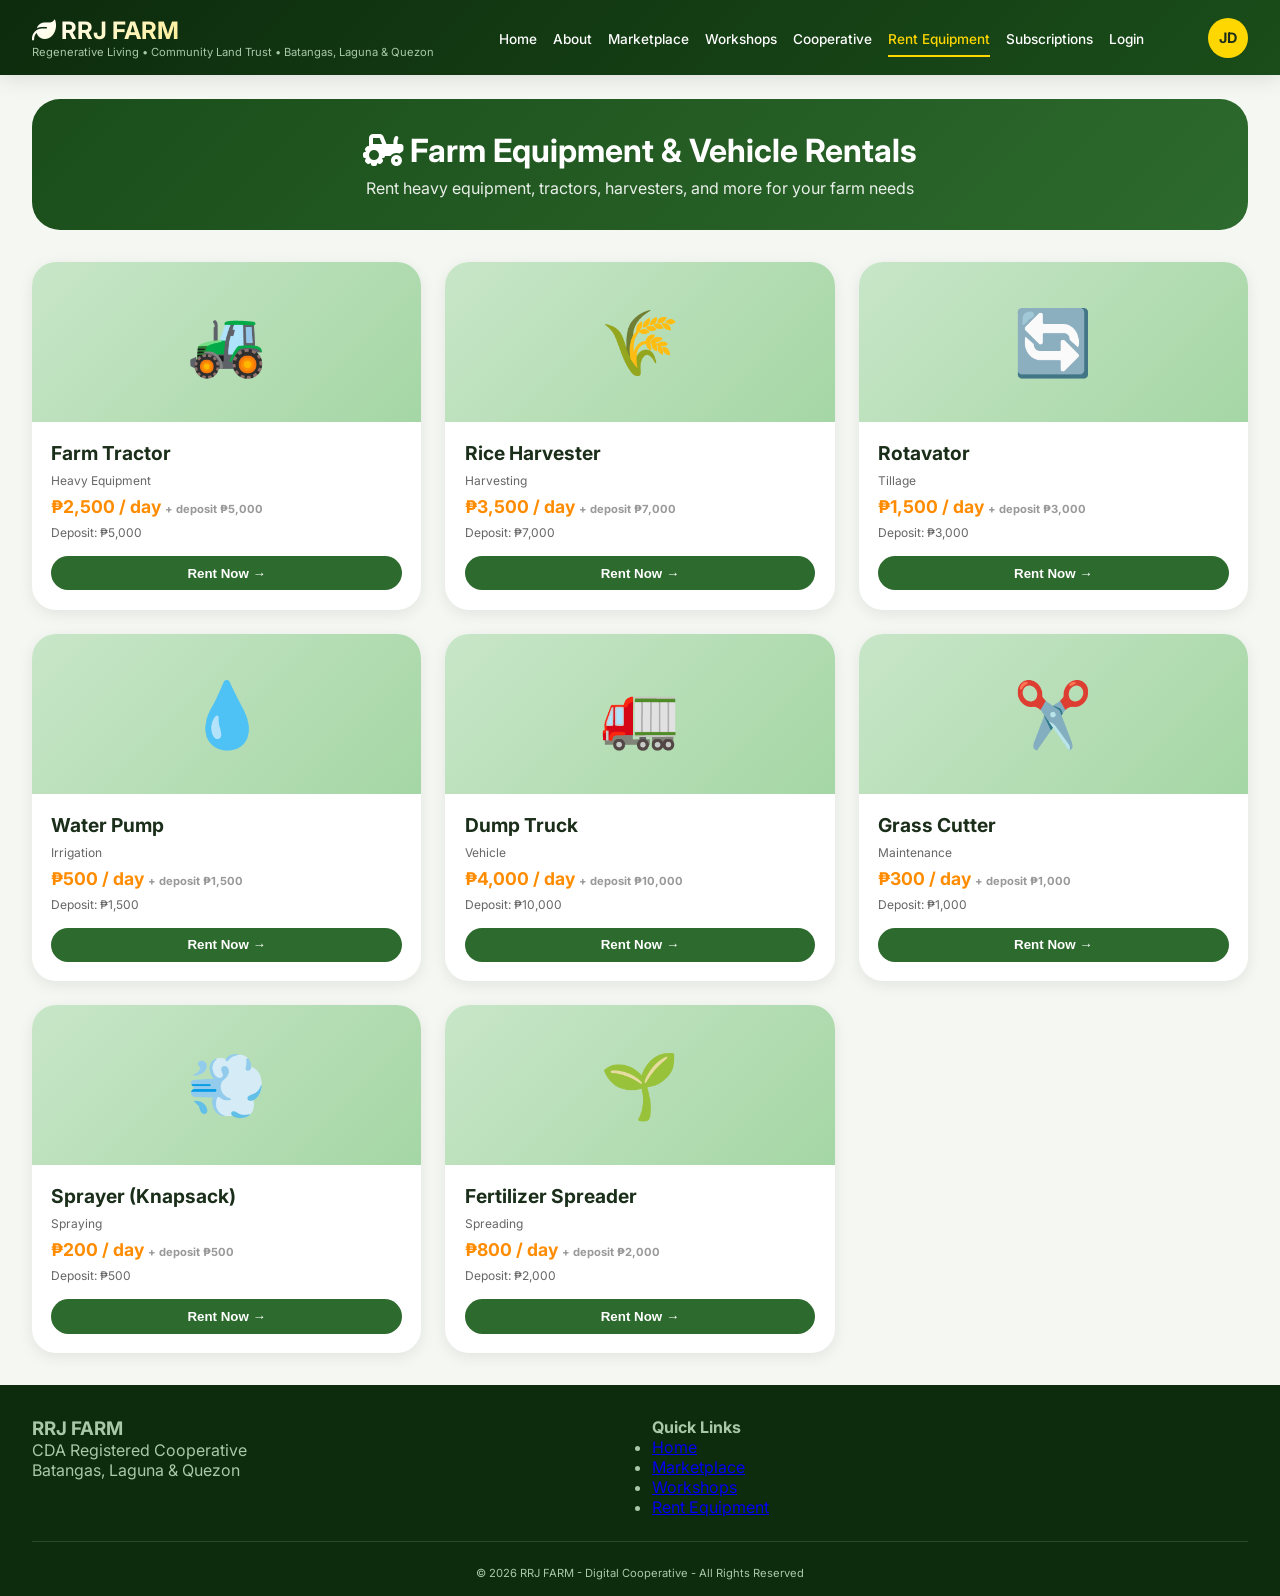
<file: rent.html>
<!DOCTYPE html>
<html lang="en">
<head>
    <meta charset="UTF-8">
    <meta name="viewport" content="width=device-width, initial-scale=1.0, user-scalable=yes">
    <title>RRJ FARM | Rent Farm Equipment & Vehicles</title>
    <link href="https://fonts.googleapis.com/css2?family=Inter:wght@300;400;500;600;700;800&display=swap" rel="stylesheet">
    <link rel="stylesheet" href="https://cdnjs.cloudflare.com/ajax/libs/font-awesome/6.4.0/css/all.min.css">
    <style>
        * { margin: 0; padding: 0; box-sizing: border-box; }
        body { font-family: 'Inter', sans-serif; background: #f5f7f2; color: #1a2e1a; }
        .container { max-width: 1400px; margin: 0 auto; padding: 0 2rem; }
        
        .modern-header { background: linear-gradient(135deg, #0d2b0d, #1a4d1a); position: sticky; top: 0; z-index: 1000; box-shadow: 0 4px 20px rgba(0,0,0,0.1); }
        .header-content { display: flex; justify-content: space-between; align-items: center; padding: 1rem 0; flex-wrap: wrap; gap: 1rem; }
        .logo h1 { font-size: 1.5rem; background: linear-gradient(135deg, #ffffff, #ffd700); -webkit-background-clip: text; background-clip: text; color: transparent; }
        .logo p { font-size: 0.7rem; color: #a8c8a8; }
        .nav-menu ul { display: flex; gap: 1rem; list-style: none; flex-wrap: wrap; justify-content: center; }
        .nav-menu a { color: white; text-decoration: none; font-weight: 500; transition: all 0.3s; padding: 0.5rem 0; font-size: 0.85rem; }
        .nav-menu a:hover, .nav-menu a.active { color: #ffd700; border-bottom: 2px solid #ffd700; }
        
        .user-menu { position: relative; display: flex; align-items: center; gap: 0.8rem; }
        .user-avatar { background: #ffd700; color: #1a2e1a; width: 40px; height: 40px; border-radius: 50%; display: flex; align-items: center; justify-content: center; font-weight: bold; cursor: pointer; font-size: 0.9rem; }
        .profile-dropdown { position: absolute; top: 50px; right: 0; background: white; border-radius: 20px; box-shadow: 0 10px 30px rgba(0,0,0,0.15); width: 220px; display: none; z-index: 1100; overflow: hidden; }
        .profile-dropdown.show { display: block; }
        .dropdown-item { padding: 0.7rem 1rem; display: flex; align-items: center; gap: 0.7rem; cursor: pointer; transition: 0.2s; border-bottom: 1px solid #f0f0f0; font-size: 0.8rem; }
        .dropdown-item:hover { background: #eef3ea; }
        .dropdown-item i { width: 22px; color: #2d6a2d; }
        .logout-item { color: #dc3545; }
        .logout-item i { color: #dc3545; }
        
        .land-steward-badge { background: #28a745; color: white; font-size: 0.6rem; padding: 0.2rem 0.5rem; border-radius: 20px; margin-left: 0.5rem; }
        
        /* Hero Section */
        .rent-hero { background: linear-gradient(135deg, #1a4d1a, #2d6a2d); border-radius: 28px; padding: 2rem; margin: 1.5rem 0; color: white; text-align: center; }
        .rent-hero h1 { font-size: 2rem; margin-bottom: 0.5rem; }
        .rent-hero p { font-size: 1rem; opacity: 0.9; }
        
        /* Equipment Grid */
        .equipment-grid { display: grid; grid-template-columns: repeat(auto-fill, minmax(320px, 1fr)); gap: 1.5rem; margin: 2rem 0; }
        .equipment-card { background: white; border-radius: 24px; overflow: hidden; box-shadow: 0 4px 15px rgba(0,0,0,0.08); transition: transform 0.3s; cursor: pointer; }
        .equipment-card:hover { transform: translateY(-5px); }
        .equipment-img { height: 160px; background: linear-gradient(135deg, #c8e6c8, #a5d6a5); display: flex; align-items: center; justify-content: center; font-size: 4rem; }
        .equipment-info { padding: 1.2rem; }
        .equipment-title { font-size: 1.2rem; font-weight: 700; margin-bottom: 0.3rem; }
        .equipment-price { font-size: 1.1rem; font-weight: 700; color: #ff8c00; margin: 0.5rem 0; }
        .free-price { color: #28a745; font-weight: 800; }
        .equipment-meta { display: flex; gap: 1rem; font-size: 0.75rem; color: #666; margin: 0.5rem 0; flex-wrap: wrap; }
        .btn-rent { background: #2d6a2d; color: white; border: none; padding: 0.6rem; border-radius: 30px; cursor: pointer; width: 100%; font-weight: 600; margin-top: 0.5rem; transition: 0.3s; }
        .btn-rent:hover { background: #1a4d1a; }
        .free-badge { background: #28a745; color: white; padding: 0.2rem 0.6rem; border-radius: 20px; font-size: 0.65rem; display: inline-block; margin-left: 0.5rem; }
        
        /* Login Reminder Modal */
        .reminder-modal { display: none; position: fixed; top: 0; left: 0; width: 100%; height: 100%; background: rgba(0,0,0,0.85); backdrop-filter: blur(5px); z-index: 3000; justify-content: center; align-items: center; }
        .reminder-modal.active { display: flex; }
        .reminder-content { background: white; border-radius: 28px; max-width: 380px; width: 90%; padding: 1.5rem; text-align: center; animation: fadeUp 0.3s ease; }
        .reminder-icon { font-size: 3rem; margin-bottom: 0.8rem; }
        .reminder-title { font-size: 1.3rem; font-weight: 800; margin-bottom: 0.5rem; }
        .reminder-message { color: #4a5b4a; margin-bottom: 1rem; font-size: 0.9rem; line-height: 1.4; }
        .reminder-buttons { display: flex; gap: 0.8rem; margin-top: 1rem; }
        .btn-login-reminder { flex: 1; background: #2d6a2d; color: white; border: none; padding: 0.7rem; border-radius: 40px; cursor: pointer; font-weight: 600; }
        .btn-cancel-reminder { flex: 1; background: #eef2e8; color: #1a2e1a; border: none; padding: 0.7rem; border-radius: 40px; cursor: pointer; font-weight: 600; }
        
        /* Rent Modal */
        .modal { display: none; position: fixed; top: 0; left: 0; width: 100%; height: 100%; background: rgba(0,0,0,0.8); backdrop-filter: blur(5px); z-index: 2000; justify-content: center; align-items: center; }
        .modal.active { display: flex; }
        .modal-content { background: white; border-radius: 28px; max-width: 550px; width: 90%; padding: 0; animation: fadeUp 0.3s ease; max-height: 85vh; overflow-y: auto; }
        .modal-header { padding: 1rem 1.2rem; display: flex; justify-content: space-between; align-items: center; border-bottom: 2px solid #eef3ea; position: sticky; top: 0; background: white; z-index: 10; }
        .modal-header h3 { font-size: 1.2rem; display: flex; align-items: center; gap: 0.5rem; }
        .modal-body { padding: 1.2rem; }
        .modal-footer { padding: 0.8rem 1.2rem; display: flex; gap: 0.8rem; justify-content: flex-end; border-top: 1px solid #eef3ea; }
        .close-modal { background: none; border: none; font-size: 1.5rem; cursor: pointer; color: #999; transition: 0.2s; }
        .close-modal:hover { color: #dc3545; }
        .btn-primary { background: #2d6a2d; color: white; padding: 0.6rem 1.2rem; border: none; border-radius: 40px; font-weight: 600; cursor: pointer; font-size: 0.85rem; }
        .btn-secondary { background: #eef2e8; color: #1a2e1a; padding: 0.6rem 1.2rem; border: none; border-radius: 40px; font-weight: 600; cursor: pointer; font-size: 0.85rem; }
        .btn-disabled { background: #ccc; color: #666; cursor: not-allowed; }
        .modal-input { width: 100%; padding: 0.7rem; border: 2px solid #e0e0e0; border-radius: 14px; margin: 0.5rem 0; font-family: inherit; font-size: 0.85rem; }
        .payment-options { display: flex; gap: 0.8rem; margin: 0.8rem 0; flex-wrap: wrap; }
        .payment-option { flex: 1; text-align: center; padding: 0.6rem; border: 2px solid #e0e0e0; border-radius: 14px; cursor: pointer; transition: all 0.3s; background: white; font-size: 0.8rem; }
        .payment-option.selected { border-color: #2d6a2d; background: #e8f0e8; }
        .payment-option i { font-size: 1.2rem; display: block; margin-bottom: 0.2rem; }
        .info-box { background: #eef3ea; padding: 0.8rem; border-radius: 14px; margin: 0.8rem 0; font-size: 0.8rem; }
        .free-highlight { background: #d4edda; color: #155724; border-left: 4px solid #28a745; }
        
        @media (max-width: 600px) {
            .container { padding: 0 1rem; }
            .rent-hero { padding: 1.2rem; }
            .rent-hero h1 { font-size: 1.4rem; }
            .equipment-grid { grid-template-columns: 1fr; gap: 1rem; }
            .equipment-img { height: 130px; font-size: 3rem; }
            .modal-content { max-width: 95%; }
            .modal-footer { flex-direction: column; gap: 0.5rem; }
            .modal-footer button { width: 100%; }
            .payment-options { flex-direction: column; }
        }
        
        .success-toast { position: fixed; bottom: 20px; right: 20px; background: #2d6a2d; color: white; padding: 0.8rem 1.2rem; border-radius: 50px; display: none; z-index: 2100; animation: slideInRight 0.3s ease; font-size: 0.8rem; }
        .modern-footer { background: #0d2b0d; color: #a8c8a8; padding: 2rem 0 1rem; margin-top: 2rem; }
        .footer-grid { display: grid; grid-template-columns: repeat(auto-fit, minmax(200px, 1fr)); gap: 1.5rem; margin-bottom: 1.5rem; }
        .footer-bottom { text-align: center; padding-top: 1.5rem; border-top: 1px solid #2a4a2a; font-size: 0.7rem; }
        
        @keyframes fadeUp { from { transform: translateY(30px); opacity: 0; } to { transform: translateY(0); opacity: 1; } }
        @keyframes slideInRight { from { transform: translateX(100px); opacity: 0; } to { transform: translateX(0); opacity: 1; } }
    </style>
</head>
<body>
    <header class="modern-header">
        <div class="container">
            <div class="header-content">
                <div class="logo"><h1><i class="fas fa-leaf"></i> RRJ FARM</h1><p>Regenerative Living • Community Land Trust • Batangas, Laguna & Quezon</p></div>
                <nav class="nav-menu">
                    <ul>
                        <li><a href="index.html">Home</a></li>
                        <li><a href="about.html">About</a></li>
                        <li><a href="marketplace.html">Marketplace</a></li>
                        <li><a href="workshops.html">Workshops</a></li>
                        <li><a href="cooperative.html">Cooperative</a></li>
                        <li><a href="rent.html" class="active">Rent Equipment</a></li>
                        <li><a href="subscriptions.html">Subscriptions</a></li>
                        <li><a href="login.html">Login</a></li>
                    </ul>
                </nav>
                <div class="user-menu">
                    <div class="user-avatar" id="userAvatar">JD</div>
                    <div class="profile-dropdown" id="profileDropdown">
                        <div class="dropdown-item" id="editProfileBtn"><i class="fas fa-user-edit"></i> Edit Profile</div>
                        <div class="dropdown-item" id="changePasswordBtn"><i class="fas fa-lock"></i> Change Password</div>
                        <div class="dropdown-item logout-item" id="logoutBtn"><i class="fas fa-sign-out-alt"></i> Logout</div>
                    </div>
                </div>
            </div>
        </div>
    </header>

    <main>
        <div class="container">
            <div class="rent-hero">
                <h1><i class="fas fa-tractor"></i> Farm Equipment & Vehicle Rentals</h1>
                <p>Rent heavy equipment, tractors, harvesters, and more for your farm needs</p>
            </div>

            <div class="equipment-grid" id="equipmentGrid"></div>
        </div>
    </main>

    <!-- LOGIN REMINDER MODAL -->
    <div id="reminderModal" class="reminder-modal">
        <div class="reminder-content">
            <div class="reminder-icon">⚠️</div>
            <div class="reminder-title">Login Required</div>
            <div class="reminder-message" id="reminderMessage">Please login or register to rent equipment.</div>
            <div class="reminder-buttons">
                <button class="btn-login-reminder" onclick="redirectToLogin()">Login / Register</button>
                <button class="btn-cancel-reminder" onclick="closeReminderModal()">Cancel</button>
            </div>
        </div>
    </div>

    <!-- RENT MODAL -->
    <div id="rentModal" class="modal">
        <div class="modal-content">
            <div class="modal-header">
                <h3 id="rentModalTitle">Rent Equipment</h3>
                <button class="close-modal" onclick="closeRentModal()">&times;</button>
            </div>
            <div class="modal-body">
                <div id="equipmentDetails" class="info-box"></div>
                
                <div class="form-group">
                    <label>Rental Duration (days)</label>
                    <input type="number" id="rentDays" class="modal-input" min="1" value="1" onchange="calculateTotal()">
                </div>
                
                <div class="form-group">
                    <label>Delivery Address</label>
                    <input type="text" id="deliveryAddress" class="modal-input" placeholder="Enter complete address">
                </div>
                
                <div class="form-group">
                    <label>Contact Number</label>
                    <input type="tel" id="contactNumber" class="modal-input" placeholder="0912 345 6789">
                </div>
                
                <div id="priceBreakdown" class="info-box"></div>
                
                <div class="form-group">
                    <label>Payment Method</label>
                    <div class="payment-options" id="paymentOptions">
                        <div class="payment-option" data-method="gcash" onclick="selectPaymentMethod('gcash')"><i class="fab fa-gcash"></i> GCash</div>
                        <div class="payment-option" data-method="paymaya" onclick="selectPaymentMethod('paymaya')"><i class="fas fa-mobile-alt"></i> PayMaya</div>
                        <div class="payment-option" data-method="bank" onclick="selectPaymentMethod('bank')"><i class="fas fa-university"></i> Bank Transfer</div>
                    </div>
                </div>
                <div id="paymentDetails" style="background:#eef3ea; padding:0.8rem; border-radius:14px; font-size:0.8rem;"></div>
            </div>
            <div class="modal-footer">
                <button class="btn-secondary" onclick="closeRentModal()">Cancel</button>
                <button class="btn-primary" id="confirmRentBtn" onclick="confirmRental()">Confirm Rental</button>
            </div>
        </div>
    </div>

    <footer class="modern-footer">
        <div class="container">
            <div class="footer-grid">
                <div class="footer-info"><h3>RRJ FARM</h3><p>CDA Registered Cooperative</p><p>Batangas, Laguna & Quezon</p></div>
                <div class="footer-links"><h4>Quick Links</h4><ul><li><a href="index.html">Home</a></li><li><a href="marketplace.html">Marketplace</a></li><li><a href="workshops.html">Workshops</a></li><li><a href="rent.html">Rent Equipment</a></li></ul></div>
            </div>
            <div class="footer-bottom"><p>&copy; 2026 RRJ FARM - Digital Cooperative - All Rights Reserved</p></div>
        </div>
    </footer>

    <div id="successToast" class="success-toast"></div>

    <script>
        // ========== EQUIPMENT DATA ==========
        const equipmentList = [
            { id: 1, name: "Farm Tractor", category: "Heavy Equipment", price: 2500, unit: "day", image: "🚜", description: "75HP Diesel Tractor with implements", deposit: 5000 },
            { id: 2, name: "Rice Harvester", category: "Harvesting", price: 3500, unit: "day", image: "🌾", description: "Combine harvester for rice and wheat", deposit: 7000 },
            { id: 3, name: "Rotavator", category: "Tillage", price: 1500, unit: "day", image: "🔄", description: "Soil preparation and tilling", deposit: 3000 },
            { id: 4, name: "Water Pump", category: "Irrigation", price: 500, unit: "day", image: "💧", description: "High-pressure water pump for irrigation", deposit: 1500 },
            { id: 5, name: "Dump Truck", category: "Vehicle", price: 4000, unit: "day", image: "🚛", description: "6-wheeler dump truck for hauling", deposit: 10000 },
            { id: 6, name: "Grass Cutter", category: "Maintenance", price: 300, unit: "day", image: "✂️", description: "Heavy-duty grass cutter/brush mower", deposit: 1000 },
            { id: 7, name: "Sprayer (Knapsack)", category: "Spraying", price: 200, unit: "day", image: "💨", description: "Manual knapsack sprayer for pesticides", deposit: 500 },
            { id: 8, name: "Fertilizer Spreader", category: "Spreading", price: 800, unit: "day", image: "🌱", description: "Broadcast spreader for fertilizers", deposit: 2000 }
        ];

        let currentUser = null;
        let selectedEquipment = null;
        let selectedPaymentMethod = 'gcash';
        let currentRentTotal = 0;
        let isLandStewardFlag = false;
        let hasActiveSubscriptionFlag = false;

        // ========== CHECK IF USER IS LAND STEWARD (FROM LAND APPLICATIONS) ==========
        function checkLandStewardStatus() {
            if (!currentUser) return false;
            
            // Check land stewardship applications
            const applications = JSON.parse(localStorage.getItem('rrjfarm_land_applications') || '[]');
            const userApplication = applications.find(app => app.email === currentUser.email);
            
            // Check user record in rrjfarm_users
            const users = JSON.parse(localStorage.getItem('rrjfarm_users') || '[]');
            const userRecord = users.find(u => u.email === currentUser.email);
            
            // Approved if application status is 'Approved' OR user has land_stewardship subscription
            const isApproved = (userApplication && userApplication.status === 'Approved') ||
                               (userRecord && userRecord.subscription === 'land_stewardship' && userRecord.status === 'approved');
            
            // Also check if currentUser has landStewardshipStatus flag
            const hasFlag = currentUser.landStewardshipStatus === 'Approved';
            
            return isApproved || hasFlag;
        }

        // ========== CHECK SUBSCRIPTION STATUS ==========
        function checkSubscriptionStatus() {
            const subscriptions = JSON.parse(localStorage.getItem('rrjfarm_user_subscriptions') || '[]');
            return subscriptions.some(s => s.status === 'Active' && s.subscriberEmail === currentUser?.email);
        }

        // ========== CHECK LOGIN ==========
        function isUserLoggedIn() {
            const userJson = localStorage.getItem('rrjfarm_current_user');
            if (userJson) {
                currentUser = JSON.parse(userJson);
                // Update avatar
                const initials = (currentUser.firstName?.charAt(0) || currentUser.name?.charAt(0) || 'U') + 
                               (currentUser.lastName?.charAt(0) || '');
                document.getElementById('userAvatar').innerText = initials || 'U';
                
                // Check flags
                isLandStewardFlag = checkLandStewardStatus();
                hasActiveSubscriptionFlag = checkSubscriptionStatus();
                
                // Add land steward badge to profile if applicable
                if (isLandStewardFlag) {
                    const profileName = document.querySelector('#profileDropdown .dropdown-item:first-child');
                    if (profileName && !profileName.innerHTML.includes('Land Steward')) {
                        const nameDisplay = `${currentUser.firstName || ''} ${currentUser.lastName || ''}`.trim() || 'User';
                        profileName.innerHTML = `<i class="fas fa-user-circle"></i> ${nameDisplay} <span class="land-steward-badge">🌾 Land Steward</span>`;
                    }
                }
                
                return true;
            }
            return false;
        }

        function showReminderModal(message) {
            document.getElementById('reminderMessage').innerHTML = message;
            document.getElementById('reminderModal').classList.add('active');
        }

        function closeReminderModal() {
            document.getElementById('reminderModal').classList.remove('active');
        }

        function redirectToLogin() {
            window.location.href = 'login.html';
        }

        function showToast(msg) {
            let t = document.getElementById('successToast');
            t.innerHTML = msg;
            t.style.display = 'block';
            setTimeout(() => t.style.display = 'none', 3000);
        }

        // ========== RENDER EQUIPMENT GRID ==========
        function renderEquipment() {
            const container = document.getElementById('equipmentGrid');
            
            // Check if user has access to rent (must be logged in)
            const isLoggedIn = isUserLoggedIn();
            
            container.innerHTML = equipmentList.map(eq => {
                // Determine if free for land steward
                const isFreeForLandSteward = isLandStewardFlag;
                
                return `
                <div class="equipment-card" onclick="openRentModal(${eq.id})">
                    <div class="equipment-img">${eq.image}</div>
                    <div class="equipment-info">
                        <div class="equipment-title">${eq.name}</div>
                        <div class="equipment-meta"><span>${eq.category}</span></div>
                        <div class="equipment-price ${isFreeForLandSteward ? 'free-price' : ''}">
                            ${isFreeForLandSteward ? 
                                '🎉 FREE for Land Stewards' : 
                                `₱${eq.price.toLocaleString()} / ${eq.unit}`
                            }
                            ${isFreeForLandSteward ? '' : `<span style="font-size:0.7rem; color:#999;">+ deposit ₱${eq.deposit.toLocaleString()}</span>`}
                        </div>
                        ${isFreeForLandSteward ? 
                            `<div class="equipment-meta"><span class="free-badge">🌾 Land Steward Benefit</span> Deposit still required</div>` : 
                            `<div class="equipment-meta">Deposit: ₱${eq.deposit.toLocaleString()}</div>`
                        }
                        <button class="btn-rent">${isFreeForLandSteward ? 'Rent for Free →' : 'Rent Now →'}</button>
                    </div>
                </div>
            `}).join('');
        }

        // ========== OPEN RENT MODAL ==========
        function openRentModal(equipmentId) {
            if (!isUserLoggedIn()) {
                showReminderModal('Please login or register to rent equipment.');
                return;
            }
            
            // Refresh flags before opening modal
            isLandStewardFlag = checkLandStewardStatus();
            hasActiveSubscriptionFlag = checkSubscriptionStatus();
            
            selectedEquipment = equipmentList.find(e => e.id === equipmentId);
            if (!selectedEquipment) return;
            
            // Reset form
            document.getElementById('rentDays').value = 1;
            document.getElementById('deliveryAddress').value = '';
            document.getElementById('contactNumber').value = '';
            
            const isFree = isLandStewardFlag;
            
            document.getElementById('equipmentDetails').innerHTML = `
                <strong>${selectedEquipment.image} ${selectedEquipment.name}</strong><br>
                ${isFree ? '<span style="color:#28a745; font-weight:bold;">🎉 FREE for Land Stewards!</span><br>' : `Price: ₱${selectedEquipment.price.toLocaleString()}/${selectedEquipment.unit}<br>`}
                Deposit: ₱${selectedEquipment.deposit.toLocaleString()}<br>
                ${selectedEquipment.description}
                ${isFree ? '<br><span style="color:#28a745;"><i class="fas fa-gift"></i> As a Land Steward, rental is FREE! Only deposit required.</span>' : ''}
            `;
            
            calculateTotal();
            selectPaymentMethod('gcash');
            document.getElementById('rentModal').classList.add('active');
        }

        function closeRentModal() {
            document.getElementById('rentModal').classList.remove('active');
            selectedEquipment = null;
        }

        function calculateTotal() {
            const days = parseInt(document.getElementById('rentDays').value) || 1;
            const deposit = selectedEquipment.deposit;
            
            // Check if user is land steward (FREE rental)
            const isFreeRental = isLandStewardFlag;
            
            let rentalCost = 0;
            let rentalMessage = '';
            
            if (isFreeRental) {
                rentalCost = 0;
                rentalMessage = '<span style="color:#28a745;">🌾 Land Steward Benefit: FREE rental!</span>';
            } else {
                rentalCost = selectedEquipment.price * days;
                rentalMessage = `Rental: ₱${selectedEquipment.price.toLocaleString()} × ${days} day${days > 1 ? 's' : ''} = ₱${rentalCost.toLocaleString()}`;
            }
            
            currentRentTotal = rentalCost + deposit;
            
            let breakdownHtml = `
                <div style="margin-bottom:0.5rem;">
                    ${rentalMessage}
                </div>
                <div style="display:flex; justify-content:space-between; margin-bottom:0.5rem;">
                    <span>Security Deposit (refundable)</span><span>₱${deposit.toLocaleString()}</span>
                </div>
                <div style="display:flex; justify-content:space-between; margin-top:0.5rem; padding-top:0.5rem; border-top:1px solid #ccc; font-weight:800;">
                    <span>TOTAL TO PAY</span><span>₱${currentRentTotal.toLocaleString()}</span>
                </div>
                <div style="font-size:0.7rem; color:#666; margin-top:0.5rem;">
                    <i class="fas fa-info-circle"></i> Deposit is refundable upon equipment return in good condition.
                </div>
            `;
            
            if (isFreeRental) {
                breakdownHtml += `<div style="color:#28a745; font-size:0.7rem; margin-top:0.3rem;">
                    <i class="fas fa-gift"></i> As a Land Steward, you get FREE equipment rental! Only deposit required.
                </div>`;
            }
            
            document.getElementById('priceBreakdown').innerHTML = breakdownHtml;
        }

        function selectPaymentMethod(method) {
            selectedPaymentMethod = method;
            document.querySelectorAll('#paymentOptions .payment-option').forEach(opt => opt.classList.remove('selected'));
            document.querySelector(`#paymentOptions .payment-option[data-method="${method}"]`).classList.add('selected');
            
            const detailsDiv = document.getElementById('paymentDetails');
            const refNum = 'RENT-' + Date.now();
            if (method === 'gcash') {
                detailsDiv.innerHTML = '<strong>GCash Payment</strong><br>Account: 0912 345 6789 (RRJ FARM)<br>Reference: ' + refNum;
            } else if (method === 'paymaya') {
                detailsDiv.innerHTML = '<strong>PayMaya Payment</strong><br>Account: 0912 345 6789 (RRJ FARM)<br>Reference: ' + refNum;
            } else {
                detailsDiv.innerHTML = '<strong>Bank Transfer</strong><br>BPI Account: 1234-5678-90<br>Account Name: RRJ FARM Cooperative<br>Reference: ' + refNum;
            }
        }

        function confirmRental() {
            const days = parseInt(document.getElementById('rentDays').value) || 1;
            const address = document.getElementById('deliveryAddress').value.trim();
            const contact = document.getElementById('contactNumber').value.trim();
            
            if (!address) {
                alert('Please enter delivery address.');
                return;
            }
            if (!contact) {
                alert('Please enter contact number.');
                return;
            }
            
            // Refresh flags before confirming
            isLandStewardFlag = checkLandStewardStatus();
            hasActiveSubscriptionFlag = checkSubscriptionStatus();
            
            const isFreeRental = isLandStewardFlag;
            const rentalCost = isFreeRental ? 0 : selectedEquipment.price * days;
            const total = rentalCost + selectedEquipment.deposit;
            
            // Create rental record
            const rental = {
                id: 'RENT' + Date.now(),
                equipment: selectedEquipment.name,
                equipmentId: selectedEquipment.id,
                days: days,
                rentalCost: rentalCost,
                deposit: selectedEquipment.deposit,
                total: total,
                isFree: isFreeRental,
                deliveryAddress: address,
                contactNumber: contact,
                paymentMethod: selectedPaymentMethod,
                rentalDate: new Date().toISOString(),
                returnDate: new Date(Date.now() + days * 24 * 60 * 60 * 1000).toISOString(),
                status: 'Confirmed',
                userType: isLandStewardFlag ? 'Land Steward' : (hasActiveSubscriptionFlag ? 'Member' : 'Non-Member'),
                userEmail: currentUser?.email
            };
            
            // Save to localStorage
            let rentals = JSON.parse(localStorage.getItem('rrjfarm_rentals') || '[]');
            rentals.push(rental);
            localStorage.setItem('rrjfarm_rentals', JSON.stringify(rentals));
            
            // Also save as transaction for admin
            let rentTransactions = JSON.parse(localStorage.getItem('rrjfarm_rent_transactions') || '[]');
            rentTransactions.push({
                id: rental.id,
                userName: currentUser?.name || currentUser?.email,
                item: selectedEquipment.name,
                amount: total,
                deposit: selectedEquipment.deposit,
                days: days,
                isFree: isFreeRental,
                status: 'Confirmed',
                date: new Date().toISOString().split('T')[0],
                type: 'rent'
            });
            localStorage.setItem('rrjfarm_rent_transactions', JSON.stringify(rentTransactions));
            
            if (isFreeRental) {
                showToast(`🎉 Rental confirmed! FREE for Land Steward! Deposit: ₱${selectedEquipment.deposit.toLocaleString()}`);
            } else {
                showToast(`Rental confirmed! Total: ₱${total.toLocaleString()}`);
            }
            
            closeRentModal();
            
            setTimeout(() => {
                window.location.href = 'memberdashboard.html';
            }, 2000);
        }

        // ========== PROFILE DROPDOWN ==========
        function toggleProfileDropdown() {
            document.getElementById('profileDropdown').classList.toggle('show');
        }
        
        document.getElementById('userAvatar').addEventListener('click', (e) => {
            e.stopPropagation();
            toggleProfileDropdown();
        });
        
        document.addEventListener('click', function(e) {
            let drop = document.getElementById('profileDropdown');
            if (drop && !drop.contains(e.target) && e.target !== document.getElementById('userAvatar')) {
                drop.classList.remove('show');
            }
        });
        
        document.getElementById('editProfileBtn').onclick = () => {
            if (currentUser) {
                const newName = prompt('Enter your full name:', `${currentUser.firstName || ''} ${currentUser.lastName || ''}`.trim());
                if (newName && newName.trim()) {
                    const nameParts = newName.trim().split(' ');
                    currentUser.firstName = nameParts[0];
                    currentUser.lastName = nameParts.slice(1).join(' ') || '';
                    currentUser.name = newName.trim();
                    currentUser.avatarInitials = (currentUser.firstName?.charAt(0) || 'U') + (currentUser.lastName?.charAt(0) || '');
                    localStorage.setItem('rrjfarm_current_user', JSON.stringify(currentUser));
                    document.getElementById('userAvatar').innerText = currentUser.avatarInitials;
                    showToast('Profile updated!');
                }
            }
        };
        
        document.getElementById('changePasswordBtn').onclick = () => {
            alert('Password reset link has been sent to your email.');
        };
        
        document.getElementById('logoutBtn').onclick = () => {
            localStorage.removeItem('rrjfarm_current_user');
            sessionStorage.clear();
            window.location.href = 'index.html';
        };
        
        // ========== INITIALIZE ==========
        isUserLoggedIn();
        renderEquipment();
        
        window.openRentModal = openRentModal;
        window.closeRentModal = closeRentModal;
        window.calculateTotal = calculateTotal;
        window.selectPaymentMethod = selectPaymentMethod;
        window.confirmRental = confirmRental;
        window.redirectToLogin = redirectToLogin;
        window.closeReminderModal = closeReminderModal;
        window.toggleProfileDropdown = toggleProfileDropdown;
    </script>
</body>
</html>
</file>
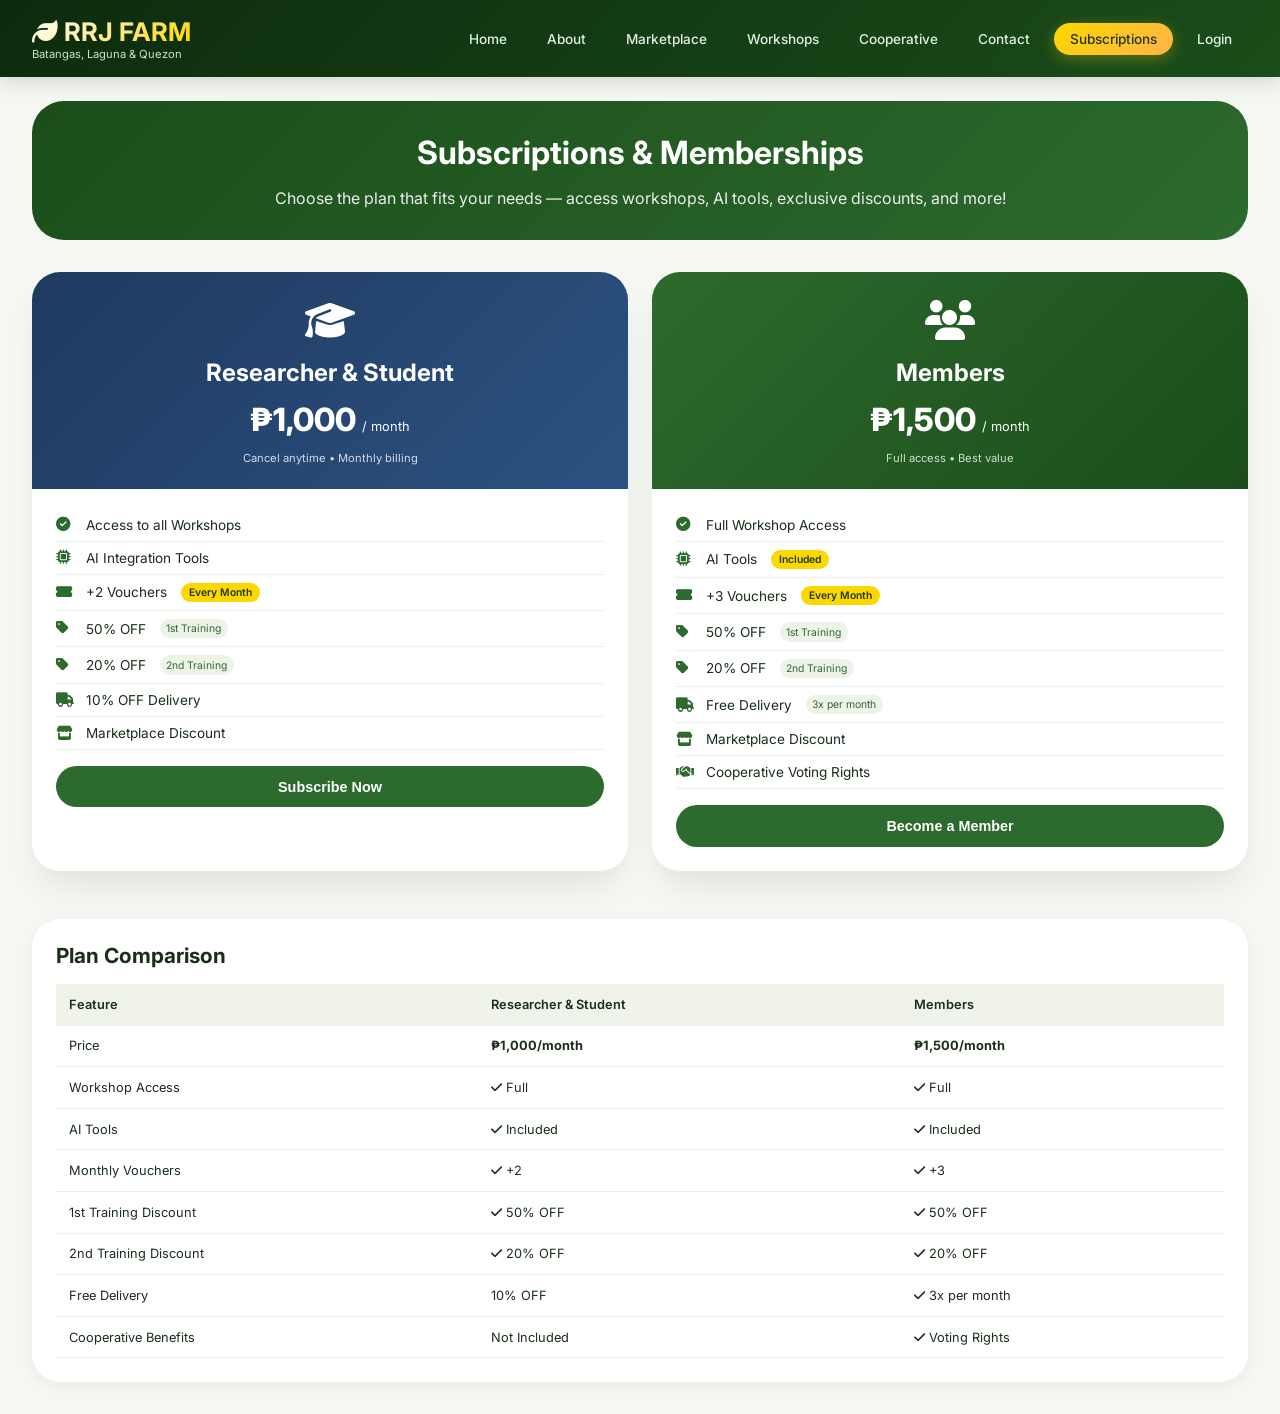
<file: subscriptions.html>
<!DOCTYPE html>
<html lang="en">
<head>
    <meta charset="UTF-8">
    <meta name="viewport" content="width=device-width, initial-scale=1.0, user-scalable=yes">
    <title>RRJ FARM | Subscriptions & Memberships</title>
    <link href="https://fonts.googleapis.com/css2?family=Inter:wght@300;400;500;600;700;800&display=swap" rel="stylesheet">
    <link rel="stylesheet" href="https://cdnjs.cloudflare.com/ajax/libs/font-awesome/6.4.0/css/all.min.css">
    <style>
        * { margin: 0; padding: 0; box-sizing: border-box; }
        body { font-family: 'Inter', sans-serif; background: #f5f7f2; color: #1a2e1a; }
        .container { max-width: 1400px; margin: 0 auto; padding: 0 2rem; }
        
        .modern-header { background: linear-gradient(135deg, #0d2b0d, #1a4d1a); position: sticky; top: 0; z-index: 1000; box-shadow: 0 4px 20px rgba(0,0,0,0.15); }
        .header-content { display: flex; justify-content: space-between; align-items: center; padding: 1rem 0; flex-wrap: wrap; gap: 1rem; }
        .logo h1 { font-size: 1.6rem; background: linear-gradient(135deg, #ffffff, #ffea8c, #ffd700); -webkit-background-clip: text; background-clip: text; color: transparent; }
        .logo p { font-size: 0.7rem; color: #c8e6c8; }
        .nav-menu ul { display: flex; gap: 0.5rem; list-style: none; flex-wrap: wrap; justify-content: center; }
        .nav-menu a { color: #e0f0e0; text-decoration: none; font-weight: 500; padding: 0.5rem 1rem; border-radius: 40px; transition: all 0.3s; display: flex; align-items: center; gap: 6px; font-size: 0.85rem; cursor: pointer; }
        .nav-menu a i { font-size: 0.85rem; }
        .nav-menu a:hover { background: rgba(255, 215, 0, 0.15); color: #ffea8c; transform: translateY(-2px); }
        .nav-menu a.active { background: linear-gradient(135deg, #ffd700, #ffb347); color: #1a3a1a; box-shadow: 0 4px 15px rgba(255,215,0,0.3); }
        
        .user-menu { position: relative; display: flex; align-items: center; gap: 0.8rem; }
        .user-avatar { background: #ffd700; color: #1a2e1a; width: 40px; height: 40px; border-radius: 50%; display: flex; align-items: center; justify-content: center; font-weight: bold; cursor: pointer; font-size: 0.9rem; }
        .profile-dropdown { position: absolute; top: 50px; right: 0; background: white; border-radius: 20px; box-shadow: 0 10px 30px rgba(0,0,0,0.15); width: 200px; display: none; z-index: 1100; overflow: hidden; }
        .profile-dropdown.show { display: block; }
        .dropdown-item { padding: 0.7rem 1rem; display: flex; align-items: center; gap: 0.7rem; cursor: pointer; transition: 0.2s; border-bottom: 1px solid #f0f0f0; font-size: 0.8rem; }
        .dropdown-item:hover { background: #eef3ea; }
        .dropdown-item i { width: 20px; color: #2d6a2d; }
        .logout-item { color: #dc3545; }
        .logout-item i { color: #dc3545; }
        
        /* Login Reminder Modal - FIXED: properly visible on mobile */
        .reminder-modal { display: none; position: fixed; top: 0; left: 0; width: 100%; height: 100%; background: rgba(0,0,0,0.85); backdrop-filter: blur(5px); z-index: 9999; justify-content: center; align-items: center; }
        .reminder-modal.active { display: flex; }
        .reminder-content { background: white; border-radius: 28px; max-width: 340px; width: 85%; padding: 1.5rem; text-align: center; animation: fadeUp 0.3s ease; margin: 1rem; }
        .reminder-icon { font-size: 3rem; margin-bottom: 0.8rem; }
        .reminder-title { font-size: 1.3rem; font-weight: 800; margin-bottom: 0.5rem; }
        .reminder-message { color: #4a5b4a; margin-bottom: 1rem; font-size: 0.9rem; line-height: 1.4; }
        .reminder-buttons { display: flex; gap: 0.8rem; margin-top: 1rem; }
        .btn-login-reminder { flex: 1; background: #2d6a2d; color: white; border: none; padding: 0.7rem; border-radius: 40px; cursor: pointer; font-weight: 600; font-size: 0.85rem; }
        .btn-cancel-reminder { flex: 1; background: #eef2e8; color: #1a2e1a; border: none; padding: 0.7rem; border-radius: 40px; cursor: pointer; font-weight: 600; font-size: 0.85rem; }
        
        /* Hero Section */
        .hero-subscription { background: linear-gradient(135deg, #1a4d1a, #2d6a2d); border-radius: 32px; padding: 2rem; margin: 1.5rem 0 2rem; color: white; text-align: center; }
        .hero-subscription h1 { font-size: 2rem; margin-bottom: 1rem; }
        .hero-subscription p { font-size: 1rem; opacity: 0.9; }
        
        /* Subscription Cards */
        .plans-grid { display: grid; grid-template-columns: repeat(auto-fit, minmax(320px, 1fr)); gap: 1.5rem; margin-bottom: 3rem; }
        .plan-card { background: white; border-radius: 28px; overflow: hidden; box-shadow: 0 20px 35px -10px rgba(0,0,0,0.1); transition: transform 0.3s, box-shadow 0.3s; }
        .plan-card:hover { transform: translateY(-5px); }
        .plan-header { padding: 1.5rem; text-align: center; color: white; }
        .plan-header.researcher { background: linear-gradient(135deg, #1e3a5f, #2c5282); }
        .plan-header.member { background: linear-gradient(135deg, #2d6a2d, #1a4d1a); }
        .plan-icon { font-size: 2.5rem; margin-bottom: 0.8rem; }
        .plan-title { font-size: 1.5rem; font-weight: 700; margin-bottom: 0.5rem; }
        .plan-price { font-size: 2rem; font-weight: 800; margin: 0.8rem 0; }
        .plan-price small { font-size: 0.8rem; font-weight: 400; }
        .plan-duration { font-size: 0.7rem; opacity: 0.8; }
        
        .plan-body { padding: 1.2rem 1.5rem 1.5rem; }
        .benefit-list { list-style: none; margin-bottom: 1rem; }
        .benefit-list li { padding: 0.5rem 0; display: flex; align-items: center; gap: 0.6rem; border-bottom: 1px solid #e8f0e8; font-size: 0.85rem; }
        .benefit-list li i { width: 20px; color: #2d6a2d; font-size: 0.9rem; }
        .badge { background: #ffd700; color: #1a3a1a; padding: 0.2rem 0.5rem; border-radius: 20px; font-size: 0.65rem; font-weight: 600; margin-left: 0.3rem; }
        .voucher-tag { background: #eef3ea; padding: 0.2rem 0.4rem; border-radius: 12px; font-size: 0.65rem; color: #2d6a2d; margin-left: 0.3rem; }
        
        .btn-subscribe { width: 100%; padding: 0.8rem; border: none; border-radius: 50px; font-weight: 700; font-size: 0.9rem; cursor: pointer; transition: all 0.3s; background: #2d6a2d; color: white; }
        .btn-subscribe:hover { background: #1a4d1a; transform: translateY(-2px); }
        
        /* Comparison Section */
        .comparison-section { background: white; border-radius: 28px; padding: 1.5rem; margin-bottom: 2rem; box-shadow: 0 4px 15px rgba(0,0,0,0.05); }
        .comparison-section h2 { margin-bottom: 1rem; display: flex; align-items: center; gap: 0.5rem; font-size: 1.3rem; }
        .comparison-cards { display: none; }
        .comparison-table { width: 100%; border-collapse: collapse; }
        .comparison-table th, .comparison-table td { padding: 0.8rem; text-align: left; border-bottom: 1px solid #e8f0e8; font-size: 0.8rem; }
        .comparison-table th { background: #f0f4e8; font-weight: 600; }
        
        /* MODAL - FIXED: smaller, better mobile sizing */
        .modal { display: none; position: fixed; top: 0; left: 0; width: 100%; height: 100%; background: rgba(0,0,0,0.8); backdrop-filter: blur(5px); z-index: 9998; justify-content: center; align-items: center; }
        .modal.active { display: flex; }
        .modal-content { background: white; border-radius: 28px; max-width: 460px; width: 92%; padding: 0; animation: fadeUp 0.3s ease; max-height: 90vh; overflow-y: auto; margin: 1rem; }
        .modal-header { padding: 1rem 1.2rem; display: flex; justify-content: space-between; align-items: center; border-bottom: 2px solid #eef3ea; position: sticky; top: 0; background: white; border-radius: 28px 28px 0 0; }
        .modal-header h3 { font-size: 1.2rem; display: flex; align-items: center; gap: 0.5rem; }
        .modal-body { padding: 1rem 1.2rem; }
        .modal-footer { padding: 0.8rem 1rem; display: flex; gap: 0.8rem; justify-content: flex-end; border-top: 1px solid #eef3ea; background: white; border-radius: 0 0 28px 28px; }
        .close-modal { background: none; border: none; font-size: 1.5rem; cursor: pointer; color: #999; transition: 0.2s; }
        .close-modal:hover { color: #dc3545; }
        .btn-primary { background: #2d6a2d; color: white; padding: 0.6rem 1.2rem; border: none; border-radius: 40px; font-weight: 600; cursor: pointer; font-size: 0.85rem; }
        .btn-secondary { background: #eef2e8; color: #1a2e1a; padding: 0.6rem 1.2rem; border: none; border-radius: 40px; font-weight: 600; cursor: pointer; font-size: 0.85rem; }
        .modal-input { width: 100%; padding: 0.7rem; border: 2px solid #e0e0e0; border-radius: 14px; margin: 0.5rem 0; font-family: inherit; font-size: 0.85rem; }
        .payment-options { display: flex; gap: 0.6rem; margin: 0.8rem 0; flex-wrap: wrap; }
        .payment-option { flex: 1; text-align: center; padding: 0.6rem 0.3rem; border: 2px solid #e0e0e0; border-radius: 14px; cursor: pointer; transition: all 0.3s; background: white; font-size: 0.75rem; min-width: 70px; }
        .payment-option i { font-size: 1rem; display: block; margin-bottom: 0.2rem; }
        .payment-option.selected { border-color: #2d6a2d; background: #e8f0e8; }
        .payment-details-box { background: #eef3ea; padding: 0.7rem; border-radius: 14px; font-size: 0.75rem; margin-top: 0.5rem; word-break: break-word; }
        
        /* Mobile Responsive */
        @media (max-width: 768px) {
            .container { padding: 0 1rem; }
            .hero-subscription { padding: 1.2rem; margin: 1rem 0 1.5rem; }
            .hero-subscription h1 { font-size: 1.5rem; }
            .plans-grid { grid-template-columns: 1fr; gap: 1rem; }
            .plan-header { padding: 1rem; }
            .plan-title { font-size: 1.2rem; }
            .plan-price { font-size: 1.5rem; }
            .plan-body { padding: 1rem; }
            .benefit-list li { font-size: 0.75rem; padding: 0.4rem 0; }
            
            .comparison-table { display: none; }
            .comparison-cards { display: block; }
            .comparison-card { background: #f8f9fa; border-radius: 16px; padding: 1rem; margin-bottom: 1rem; }
            .comparison-card h4 { font-weight: 700; margin-bottom: 0.8rem; padding-bottom: 0.5rem; border-bottom: 2px solid #2d6a2d; }
            .comparison-card-row { display: flex; justify-content: space-between; padding: 0.6rem 0; border-bottom: 1px dashed #ddd; font-size: 0.8rem; }
            .comparison-card-row .feature { font-weight: 600; color: #1a2e1a; }
            .comparison-card-row .value { color: #2d6a2d; }
            .comparison-card-row .check { color: #2d6a2d; }
            .comparison-card-row .times { color: #dc3545; }
            
            .modal-content { max-width: 95%; width: 95%; border-radius: 24px; margin: 0.8rem; }
            .modal-header { padding: 0.8rem 1rem; }
            .modal-header h3 { font-size: 1rem; }
            .modal-body { padding: 0.8rem 1rem; }
            .modal-footer { flex-direction: row; gap: 0.6rem; padding: 0.8rem 1rem; flex-wrap: wrap; }
            .modal-footer button { flex: 1; padding: 0.6rem; font-size: 0.8rem; }
            .payment-options { flex-direction: row; gap: 0.5rem; }
            .payment-option { font-size: 0.7rem; padding: 0.5rem 0; }
            
            .nav-menu ul { gap: 0.3rem; }
            .nav-menu a { font-size: 0.7rem; padding: 0.3rem 0.6rem; }
            .logo h1 { font-size: 1.2rem; }
            .logo p { font-size: 0.55rem; }
            
            .reminder-content { width: 90%; max-width: 300px; padding: 1.2rem; }
            .reminder-title { font-size: 1.1rem; }
            .btn-login-reminder, .btn-cancel-reminder { padding: 0.6rem; font-size: 0.8rem; }
        }
        
        @media (max-width: 480px) {
            .hero-subscription h1 { font-size: 1.3rem; }
            .plan-price { font-size: 1.2rem; }
            .payment-option i { font-size: 0.9rem; }
        }
        
        .success-toast { position: fixed; bottom: 20px; right: 20px; background: #2d6a2d; color: white; padding: 0.8rem 1.2rem; border-radius: 50px; display: none; z-index: 9997; animation: slideInRight 0.3s ease; font-size: 0.8rem; left: auto; right: 20px; }
        
        @keyframes fadeUp { from { transform: translateY(30px); opacity: 0; } to { transform: translateY(0); opacity: 1; } }
        @keyframes slideInRight { from { transform: translateX(100px); opacity: 0; } to { transform: translateX(0); opacity: 1; } }
    </style>
</head>
<body>
    <header class="modern-header">
        <div class="container">
            <div class="header-content">
                <div class="logo"><h1><i class="fas fa-leaf"></i> RRJ FARM</h1><p>Batangas, Laguna & Quezon</p></div>
                <nav class="nav-menu">
                    <ul>
                        <li><a href="index.html">Home</a></li>
                        <li><a href="about.html">About</a></li>
                        <li><a href="marketplace.html">Marketplace</a></li>
                        <li><a href="workshops.html">Workshops</a></li>
                        <li><a href="cooperative.html">Cooperative</a></li>
                        <li><a href="contact.html">Contact</a></li>
                        <li><a href="subscriptions.html" class="active">Subscriptions</a></li>
                        <li><a href="login.html">Login</a></li>
                    </ul>
                </nav>
                </div>
            </div>
        </div>
    </header>

    <main>
        <div class="container">
            <div class="hero-subscription">
                <h1>Subscriptions & Memberships</h1>
                <p>Choose the plan that fits your needs — access workshops, AI tools, exclusive discounts, and more!</p>
            </div>

            <div class="plans-grid">
                <!-- Researcher / Student Plan -->
                <div class="plan-card">
                    <div class="plan-header researcher">
                        <div class="plan-icon"><i class="fas fa-graduation-cap"></i></div>
                        <div class="plan-title">Researcher & Student</div>
                        <div class="plan-price">₱1,000 <small>/ month</small></div>
                        <div class="plan-duration">Cancel anytime • Monthly billing</div>
                    </div>
                    <div class="plan-body">
                        <ul class="benefit-list">
                            <li><i class="fas fa-check-circle"></i> Access to all Workshops</li>
                            <li><i class="fas fa-microchip"></i> AI Integration Tools</li>
                            <li><i class="fas fa-ticket-alt"></i> +2 Vouchers <span class="badge">Every Month</span></li>
                            <li><i class="fas fa-tag"></i> 50% OFF <span class="voucher-tag">1st Training</span></li>
                            <li><i class="fas fa-tag"></i> 20% OFF <span class="voucher-tag">2nd Training</span></li>
                            <li><i class="fas fa-truck"></i> 10% OFF Delivery</li>
                            <li><i class="fas fa-store"></i> Marketplace Discount</li>
                        </ul>
                        <button class="btn-subscribe" onclick="checkLoginAndSubscribe('researcher')">Subscribe Now</button>
                    </div>
                </div>

                <!-- Members Plan -->
                <div class="plan-card">
                    <div class="plan-header member">
                        <div class="plan-icon"><i class="fas fa-users"></i></div>
                        <div class="plan-title">Members</div>
                        <div class="plan-price">₱1,500 <small>/ month</small></div>
                        <div class="plan-duration">Full access • Best value</div>
                    </div>
                    <div class="plan-body">
                        <ul class="benefit-list">
                            <li><i class="fas fa-check-circle"></i> Full Workshop Access</li>
                            <li><i class="fas fa-microchip"></i> AI Tools <span class="badge">Included</span></li>
                            <li><i class="fas fa-ticket-alt"></i> +3 Vouchers <span class="badge">Every Month</span></li>
                            <li><i class="fas fa-tag"></i> 50% OFF <span class="voucher-tag">1st Training</span></li>
                            <li><i class="fas fa-tag"></i> 20% OFF <span class="voucher-tag">2nd Training</span></li>
                            <li><i class="fas fa-truck"></i> Free Delivery <span class="voucher-tag">3x per month</span></li>
                            <li><i class="fas fa-store"></i> Marketplace Discount</li>
                            <li><i class="fas fa-handshake"></i> Cooperative Voting Rights</li>
                        </ul>
                        <button class="btn-subscribe" onclick="checkLoginAndSubscribe('member')">Become a Member</button>
                    </div>
                </div>
            </div>

            <!-- Comparison Section -->
            <div class="comparison-section">
                <h2>Plan Comparison</h2>
                <div class="table-responsive">
                    <table class="comparison-table">
                        <thead><tr><th>Feature</th><th>Researcher & Student</th><th>Members</th></tr></thead>
                        <tbody>
                            <tr><td>Price</td><td><strong>₱1,000/month</strong></td><td><strong>₱1,500/month</strong></td></tr>
                            <tr><td>Workshop Access</td><td><i class="fas fa-check"></i> Full</td><td><i class="fas fa-check"></i> Full</td></tr>
                            <tr><td>AI Tools</td><td><i class="fas fa-check"></i> Included</td><td><i class="fas fa-check"></i> Included</td></tr>
                            <tr><td>Monthly Vouchers</td><td><i class="fas fa-check"></i> +2</td><td><i class="fas fa-check"></i> +3</td></tr>
                            <tr><td>1st Training Discount</td><td><i class="fas fa-check"></i> 50% OFF</td><td><i class="fas fa-check"></i> 50% OFF</td></tr>
                            <tr><td>2nd Training Discount</td><td><i class="fas fa-check"></i> 20% OFF</td><td><i class="fas fa-check"></i> 20% OFF</td></tr>
                            <tr><td>Free Delivery</td><td>10% OFF</td><td><i class="fas fa-check"></i> 3x per month</td></tr>
                            <tr><td>Cooperative Benefits</td><td>Not Included</td><td><i class="fas fa-check"></i> Voting Rights</td></tr>
                        </tbody>
                    </table>
                </div>
                <div class="comparison-cards">
                    <div class="comparison-card"><h4>Researcher & Student</h4><div class="comparison-card-row"><span class="feature">Price</span><span class="value">₱1,000/month</span></div><div class="comparison-card-row"><span class="feature">Workshop Access</span><span class="check"><i class="fas fa-check"></i> Full</span></div><div class="comparison-card-row"><span class="feature">AI Tools</span><span class="check"><i class="fas fa-check"></i> Included</span></div><div class="comparison-card-row"><span class="feature">Monthly Vouchers</span><span class="check"><i class="fas fa-check"></i> +2</span></div><div class="comparison-card-row"><span class="feature">1st Training</span><span class="check"><i class="fas fa-check"></i> 50% OFF</span></div><div class="comparison-card-row"><span class="feature">2nd Training</span><span class="check"><i class="fas fa-check"></i> 20% OFF</span></div><div class="comparison-card-row"><span class="feature">Free Delivery</span><span>10% OFF</span></div><div class="comparison-card-row"><span class="feature">Cooperative Benefits</span><span class="times"><i class="fas fa-times"></i> Not Included</span></div></div>
                    <div class="comparison-card"><h4>Members</h4><div class="comparison-card-row"><span class="feature">Price</span><span class="value">₱1,500/month</span></div><div class="comparison-card-row"><span class="feature">Workshop Access</span><span class="check"><i class="fas fa-check"></i> Full</span></div><div class="comparison-card-row"><span class="feature">AI Tools</span><span class="check"><i class="fas fa-check"></i> Included</span></div><div class="comparison-card-row"><span class="feature">Monthly Vouchers</span><span class="check"><i class="fas fa-check"></i> +3</span></div><div class="comparison-card-row"><span class="feature">1st Training</span><span class="check"><i class="fas fa-check"></i> 50% OFF</span></div><div class="comparison-card-row"><span class="feature">2nd Training</span><span class="check"><i class="fas fa-check"></i> 20% OFF</span></div><div class="comparison-card-row"><span class="feature">Free Delivery</span><span class="check"><i class="fas fa-check"></i> 3x per month</span></div><div class="comparison-card-row"><span class="feature">Cooperative Benefits</span><span class="check"><i class="fas fa-check"></i> Voting Rights</span></div></div>
                </div>
            </div>
        </div>
    </main>

    <!-- LOGIN REMINDER MODAL -->
    <div id="reminderModal" class="reminder-modal">
        <div class="reminder-content">
            <div class="reminder-icon">⚠️</div>
            <div class="reminder-title">Login Required</div>
            <div class="reminder-message" id="reminderMessage">Please login or register to subscribe to a membership plan.</div>
            <div class="reminder-buttons">
                <button class="btn-login-reminder" onclick="redirectToLogin()">Login / Register</button>
                <button class="btn-cancel-reminder" onclick="closeReminderModal()">Cancel</button>
            </div>
        </div>
    </div>

    <!-- SUBSCRIPTION MODAL (SMALLER, BETTER ON MOBILE) -->
    <div id="subscribeModal" class="modal">
        <div class="modal-content">
            <div class="modal-header">
                <h3 id="modalTitle">Subscribe</h3>
                <button class="close-modal" onclick="closeSubscribeModal()">&times;</button>
            </div>
            <div class="modal-body">
                <div id="planDetails" style="background:#e8f0e8; padding:0.7rem; border-radius:14px; margin-bottom:1rem; font-size:0.8rem;"></div>
                <div class="form-group">
                    <label>Full Name</label>
                    <input type="text" id="subscriberName" class="modal-input" placeholder="Enter your full name">
                </div>
                <div class="form-group">
                    <label>Email Address</label>
                    <input type="email" id="subscriberEmail" class="modal-input" placeholder="you@example.com">
                </div>
                <div class="form-group">
                    <label>Payment Method</label>
                    <div class="payment-options" id="paymentOptions">
                        <div class="payment-option" data-method="gcash" onclick="selectPaymentMethod('gcash')"><i class="fab fa-gcash"></i> GCash</div>
                        <div class="payment-option" data-method="paymaya" onclick="selectPaymentMethod('paymaya')"><i class="fas fa-mobile-alt"></i> PayMaya</div>
                        <div class="payment-option" data-method="bank" onclick="selectPaymentMethod('bank')"><i class="fas fa-university"></i> Bank</div>
                    </div>
                </div>
                <div id="paymentDetails" class="payment-details-box"></div>
            </div>
            <div class="modal-footer">
                <button class="btn-secondary" onclick="closeSubscribeModal()">Cancel</button>
                <button class="btn-primary" id="confirmSubscribeBtn" onclick="confirmSubscription()">Confirm Subscription</button>
            </div>
        </div>
    </div>

    <div id="successToast" class="success-toast"></div>

    <script>
        let selectedPlan = null;
        let selectedPaymentMethod = 'gcash';
        let currentUser = null;

        function isUserLoggedIn() {
            const userJson = localStorage.getItem('rrjfarm_current_user');
            if (userJson) {
                currentUser = JSON.parse(userJson);
                return true;
            }
            return false;
        }

        function updateAvatarVisibility() {
            const userMenu = document.getElementById('userMenuContainer');
            if (isUserLoggedIn() && currentUser) {
                userMenu.style.display = 'flex';
                let name = currentUser.name || 'User';
                let initials = name.split(' ').map(n => n[0]).join('').toUpperCase().slice(0, 2);
                document.getElementById('userAvatar').innerText = initials || 'U';
            } else {
                userMenu.style.display = 'none';
            }
        }

        function showReminderModal(message) {
            document.getElementById('reminderMessage').innerHTML = message;
            document.getElementById('reminderModal').classList.add('active');
        }

        function closeReminderModal() {
            document.getElementById('reminderModal').classList.remove('active');
        }

        function redirectToLogin() {
            window.location.href = 'login.html';
        }

        function checkLoginAndSubscribe(planType) {
            if (!isUserLoggedIn()) {
                showReminderModal('Please login or register to subscribe to a membership plan.');
                return;
            }
            openSubscribeModal(planType);
        }

        function openSubscribeModal(planType) {
            selectedPlan = planType;
            const modalTitle = document.getElementById('modalTitle');
            const planDetails = document.getElementById('planDetails');
            
            if (planType === 'researcher') {
                modalTitle.innerHTML = '<i class="fas fa-graduation-cap"></i> Researcher & Student';
                planDetails.innerHTML = `<strong>Researcher & Student Plan - ₱1,000/month</strong><br>✓ Workshops + AI Tools<br>✓ +2 Vouchers/month<br>✓ 50% OFF 1st Training<br>✓ 20% OFF 2nd Training<br>✓ 10% OFF Delivery<br>✓ Marketplace Discount`;
                document.getElementById('confirmSubscribeBtn').innerHTML = 'Pay ₱1,000';
            } else {
                modalTitle.innerHTML = '<i class="fas fa-users"></i> Member Plan';
                planDetails.innerHTML = `<strong>Members Plan - ₱1,500/month</strong><br>✓ Full Workshop Access + AI<br>✓ +3 Vouchers/month<br>✓ 50% OFF 1st Training<br>✓ 20% OFF 2nd Training<br>✓ Free Delivery (3x/month)<br>✓ Marketplace Discount<br>✓ Cooperative Voting Rights`;
                document.getElementById('confirmSubscribeBtn').innerHTML = 'Pay ₱1,500';
            }
            
            document.getElementById('subscriberName').value = currentUser?.name || '';
            document.getElementById('subscriberEmail').value = currentUser?.email || '';
            selectPaymentMethod('gcash');
            document.getElementById('subscribeModal').classList.add('active');
        }

        function closeSubscribeModal() {
            document.getElementById('subscribeModal').classList.remove('active');
            selectedPlan = null;
        }

        function selectPaymentMethod(method) {
            selectedPaymentMethod = method;
            document.querySelectorAll('#paymentOptions .payment-option').forEach(opt => opt.classList.remove('selected'));
            const selectedElem = document.querySelector(`#paymentOptions .payment-option[data-method="${method}"]`);
            if(selectedElem) selectedElem.classList.add('selected');
            
            const detailsDiv = document.getElementById('paymentDetails');
            const ref = 'SUB-' + Date.now();
            if (method === 'gcash') {
                detailsDiv.innerHTML = '<strong>📱 GCash Payment</strong><br>Account: 0912 345 6789 (RRJ FARM)<br>Reference: ' + ref;
            } else if (method === 'paymaya') {
                detailsDiv.innerHTML = '<strong>💳 PayMaya Payment</strong><br>Account: 0912 345 6789 (RRJ FARM)<br>Reference: ' + ref;
            } else {
                detailsDiv.innerHTML = '<strong>🏦 Bank Transfer</strong><br>BPI: 1234-5678-90 | RRJ FARM Coop<br>Reference: ' + ref;
            }
        }

        function showToast(msg) { 
            let t = document.getElementById('successToast'); 
            t.innerHTML = msg; 
            t.style.display = 'block'; 
            setTimeout(() => t.style.display = 'none', 3000); 
        }

        function confirmSubscription() {
            const name = document.getElementById('subscriberName').value.trim();
            const email = document.getElementById('subscriberEmail').value.trim();
            
            if (!name || !email) {
                alert('Please enter your name and email address.');
                return;
            }
            
            const price = selectedPlan === 'researcher' ? 1000 : 1500;
            const planName = selectedPlan === 'researcher' ? 'Researcher & Student' : 'Members';
            
            let walletBalance = parseInt(localStorage.getItem('rrjfarm_wallet_balance')) || 0;
            
            if (walletBalance >= price) {
                walletBalance -= price;
                localStorage.setItem('rrjfarm_wallet_balance', walletBalance);
                processSubscription(name, email, price, planName);
            } else {
                alert(`Please send ₱${price} via ${selectedPaymentMethod.toUpperCase()} to complete your subscription.\nReference: SUB-${Date.now()}\nWe will activate your subscription upon payment confirmation.`);
                processSubscription(name, email, price, planName);
            }
        }

        function processSubscription(name, email, price, planName) {
            const subscription = {
                id: 'SUB' + Date.now(),
                plan: planName,
                planType: selectedPlan,
                amount: price,
                price: price,
                status: 'Active',
                startDate: new Date().toISOString().split('T')[0],
                nextBilling: new Date(Date.now() + 30*24*60*60*1000).toISOString().split('T')[0],
                subscriberName: name,
                subscriberEmail: email,
                paymentMethod: selectedPaymentMethod
            };
            
            let userSubscriptions = JSON.parse(localStorage.getItem('rrjfarm_user_subscriptions') || '[]');
            userSubscriptions.push(subscription);
            localStorage.setItem('rrjfarm_user_subscriptions', JSON.stringify(userSubscriptions));
            
            sessionStorage.setItem('rrjfarm_subscription_active', 'true');
            sessionStorage.setItem('rrjfarm_subscription_plan', subscription.plan);
            
            let vouchers = JSON.parse(localStorage.getItem('rrjfarm_vouchers') || '[]');
            
            if (selectedPlan === 'researcher') {
                vouchers.push(
                    { code: 'RES_TRAIN50_' + Date.now(), discount: '50% OFF', description: '50% OFF on 1st Training', expires: new Date(Date.now() + 90*24*60*60*1000).toISOString().split('T')[0] },
                    { code: 'RES_TRAIN20_' + Date.now(), discount: '20% OFF', description: '20% OFF on 2nd Training', expires: new Date(Date.now() + 90*24*60*60*1000).toISOString().split('T')[0] },
                    { code: 'RES_FREEDELIVERY_' + Date.now(), discount: '10% OFF', description: '10% OFF on Delivery', expires: new Date(Date.now() + 30*24*60*60*1000).toISOString().split('T')[0] },
                    { code: 'RES_MARKET20_' + Date.now(), discount: '20% OFF', description: '20% OFF on Marketplace', expires: new Date(Date.now() + 30*24*60*60*1000).toISOString().split('T')[0] }
                );
                showToast('Subscribed to Researcher & Student Plan! Vouchers added.');
            } else {
                vouchers.push(
                    { code: 'MEMBER_TRAIN50_' + Date.now(), discount: '50% OFF', description: '50% OFF on 1st Training', expires: new Date(Date.now() + 90*24*60*60*1000).toISOString().split('T')[0] },
                    { code: 'MEMBER_TRAIN20_' + Date.now(), discount: '20% OFF', description: '20% OFF on 2nd Training', expires: new Date(Date.now() + 90*24*60*60*1000).toISOString().split('T')[0] },
                    { code: 'MEMBER_FREEDELIVERY1_' + Date.now(), discount: 'Free Delivery', description: 'Free Delivery (1 of 3/month)', expires: new Date(Date.now() + 30*24*60*60*1000).toISOString().split('T')[0] },
                    { code: 'MEMBER_FREEDELIVERY2_' + Date.now(), discount: 'Free Delivery', description: 'Free Delivery (2 of 3/month)', expires: new Date(Date.now() + 30*24*60*60*1000).toISOString().split('T')[0] },
                    { code: 'MEMBER_FREEDELIVERY3_' + Date.now(), discount: 'Free Delivery', description: 'Free Delivery (3 of 3/month)', expires: new Date(Date.now() + 30*24*60*60*1000).toISOString().split('T')[0] },
                    { code: 'MEMBER_MARKET20_' + Date.now(), discount: '20% OFF', description: '20% OFF on Marketplace', expires: new Date(Date.now() + 30*24*60*60*1000).toISOString().split('T')[0] }
                );
                showToast('Welcome, Member! You now have full access to all benefits.');
            }
            
            localStorage.setItem('rrjfarm_vouchers', JSON.stringify(vouchers));
            closeSubscribeModal();
            
            setTimeout(() => {
                window.location.href = 'memberdashboard.html';
            }, 2000);
        }

        function toggleProfileDropdown() { 
            const dropdown = document.getElementById('profileDropdown');
            if(dropdown) dropdown.classList.toggle('show'); 
        }
        
        // Event Listeners
        document.getElementById('userAvatar')?.addEventListener('click', (e) => { 
            e.stopPropagation(); 
            toggleProfileDropdown(); 
        });
        document.addEventListener('click', function(e) { 
            let drop = document.getElementById('profileDropdown'); 
            if(drop && !drop.contains(e.target) && e.target !== document.getElementById('userAvatar')) 
                drop.classList.remove('show'); 
        });
        
        document.getElementById('editProfileBtn')?.addEventListener('click', () => { 
            if(currentUser) {
                const newName = prompt('Enter your full name:', currentUser.name || 'User');
                if (newName && newName.trim()) {
                    currentUser.name = newName.trim();
                    localStorage.setItem('rrjfarm_current_user', JSON.stringify(currentUser));
                    let initials = newName.trim().split(' ').map(n => n[0]).join('').toUpperCase();
                    document.getElementById('userAvatar').innerText = initials;
                    showToast('Profile updated!');
                }
            } else { alert('Please login first.'); }
        });
        
        document.getElementById('changePasswordBtn')?.addEventListener('click', () => { 
            alert('Password reset link has been sent to your email.'); 
        });
        
        document.getElementById('logoutBtn')?.addEventListener('click', () => { 
            localStorage.removeItem('rrjfarm_current_user');
            sessionStorage.clear();
            window.location.href = 'index.html'; 
        });
        
        // Initialize
        updateAvatarVisibility();
        
        window.checkLoginAndSubscribe = checkLoginAndSubscribe;
        window.closeReminderModal = closeReminderModal;
        window.redirectToLogin = redirectToLogin;
        window.openSubscribeModal = openSubscribeModal;
        window.closeSubscribeModal = closeSubscribeModal;
        window.selectPaymentMethod = selectPaymentMethod;
        window.confirmSubscription = confirmSubscription;
    </script>
</body>
</html>
</file>
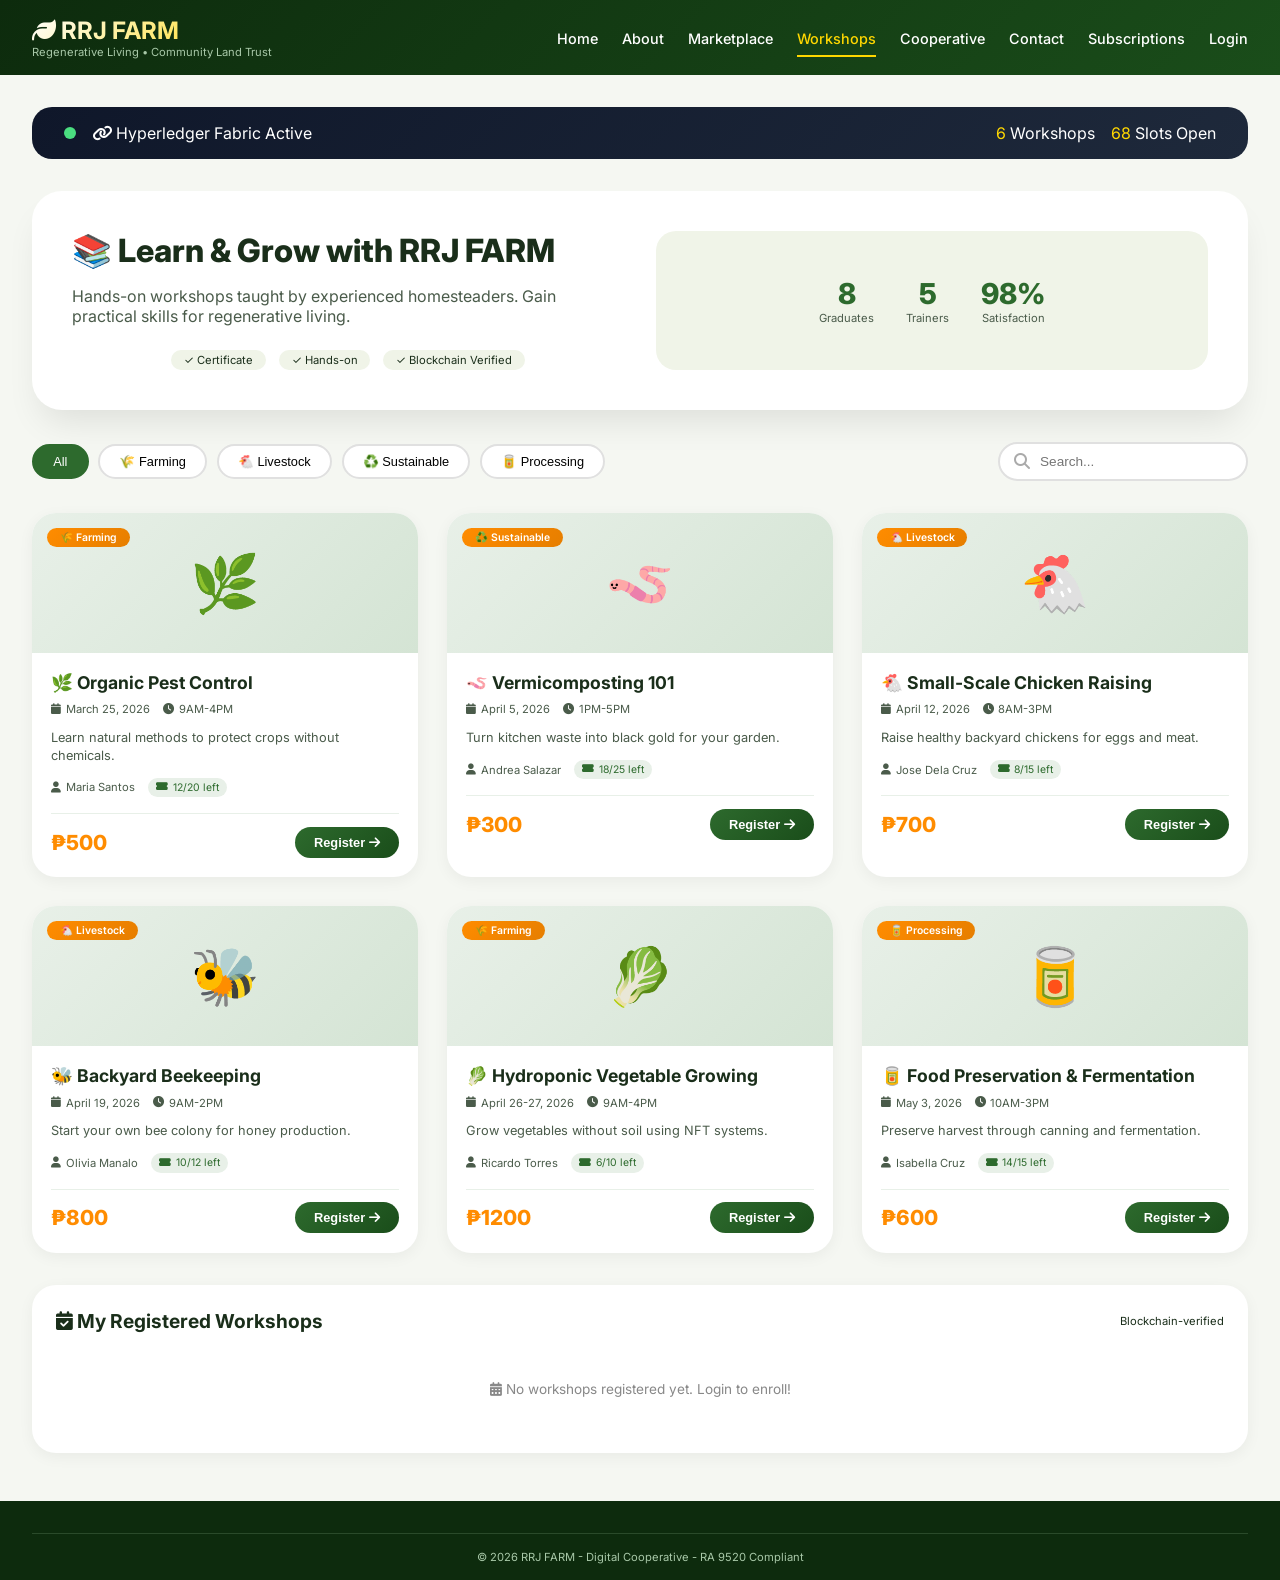
<file: workshops.html>
<!DOCTYPE html>
<html lang="en">
<head>
    <meta charset="UTF-8">
    <meta name="viewport" content="width=device-width, initial-scale=1.0, user-scalable=yes">
    <title>RRJ FARM | Workshops & Training - Learn Sustainable Farming</title>
    <link href="https://fonts.googleapis.com/css2?family=Inter:wght@300;400;500;600;700;800&display=swap" rel="stylesheet">
    <link rel="stylesheet" href="https://cdnjs.cloudflare.com/ajax/libs/font-awesome/6.4.0/css/all.min.css">
    <style>
        * { margin: 0; padding: 0; box-sizing: border-box; }
        body { font-family: 'Inter', sans-serif; background: #f5f7f2; color: #1a2e1a; }
        .container { max-width: 1400px; margin: 0 auto; padding: 0 2rem; }
        
        .modern-header { background: linear-gradient(135deg, #0d2b0d, #1a4d1a); position: sticky; top: 0; z-index: 1000; }
        .header-content { display: flex; justify-content: space-between; align-items: center; padding: 1rem 0; flex-wrap: wrap; gap: 1rem; }
        .logo h1 { font-size: 1.5rem; background: linear-gradient(135deg, #ffffff, #ffd700); -webkit-background-clip: text; background-clip: text; color: transparent; }
        .logo p { font-size: 0.7rem; color: #a8c8a8; }
        .nav-menu ul { display: flex; gap: 1.5rem; list-style: none; flex-wrap: wrap; }
        .nav-menu a { color: white; text-decoration: none; font-weight: 500; transition: all 0.3s; padding: 0.5rem 0; font-size: 0.9rem; }
        .nav-menu a:hover, .nav-menu a.active { color: #ffd700; border-bottom: 2px solid #ffd700; }
        
        /* REMINDER MODAL - FIXED: properly visible on mobile */
        .reminder-modal { display: none; position: fixed; top: 0; left: 0; width: 100%; height: 100%; background: rgba(0,0,0,0.85); backdrop-filter: blur(5px); z-index: 9999; justify-content: center; align-items: center; }
        .reminder-modal.active { display: flex; }
        .reminder-content { background: white; border-radius: 32px; max-width: 340px; width: 85%; padding: 1.5rem; text-align: center; animation: fadeUp 0.3s ease; margin: 1rem; }
        .reminder-icon { font-size: 3rem; margin-bottom: 0.5rem; }
        .reminder-title { font-size: 1.3rem; font-weight: 800; margin-bottom: 0.5rem; color: #1a2e1a; }
        .reminder-message { color: #4a5b4a; margin-bottom: 1rem; line-height: 1.4; font-size: 0.85rem; }
        .reminder-buttons { display: flex; gap: 0.8rem; margin-top: 0.5rem; }
        .btn-login-reminder { flex: 1; background: #2d6a2d; color: white; border: none; padding: 0.7rem; border-radius: 40px; cursor: pointer; font-weight: 600; font-size: 0.85rem; }
        .btn-cancel-reminder { flex: 1; background: #eef2e8; color: #1a2e1a; border: none; padding: 0.7rem; border-radius: 40px; cursor: pointer; font-weight: 600; font-size: 0.85rem; }
        
        @keyframes fadeUp { from { transform: translateY(30px); opacity: 0; } to { transform: translateY(0); opacity: 1; } }
        
        .blockchain-status { background: linear-gradient(135deg, #0f172a, #1e293b); border-radius: 20px; padding: 1rem 2rem; margin: 2rem 0; display: flex; justify-content: space-between; align-items: center; flex-wrap: wrap; gap: 1rem; color: white; }
        .ledger-status { display: flex; align-items: center; gap: 1rem; }
        .ledger-dot { width: 12px; height: 12px; background: #4ade80; border-radius: 50%; animation: pulse 2s infinite; }
        @keyframes pulse { 0%, 100% { opacity: 1; transform: scale(1); } 50% { opacity: 0.6; transform: scale(1.1); } }
        
        .workshops-hero-premium { background: white; border-radius: 30px; margin: 2rem 0; box-shadow: 0 20px 35px -10px rgba(0,0,0,0.1); overflow: hidden; }
        .hero-grid { display: grid; grid-template-columns: 1fr 1fr; gap: 2rem; padding: 2.5rem; }
        .hero-content h1 { font-size: 2rem; font-weight: 800; margin-bottom: 1rem; color: #1a2e1a; }
        .hero-content p { font-size: 1rem; color: #4a5b4a; margin-bottom: 1.5rem; }
        .hero-stats { display: flex; gap: 2rem; justify-content: center; align-items: center; background: #f0f4e8; border-radius: 20px; padding: 1.2rem; }
        .hero-stat { text-align: center; }
        .hero-stat .number { font-size: 1.8rem; font-weight: 800; color: #2d6a2d; }
        .hero-stat .label { font-size: 0.7rem; color: #4a5b4a; }
        
        .filter-section { display: flex; justify-content: space-between; align-items: center; flex-wrap: wrap; gap: 1rem; margin: 2rem 0; }
        .filter-chips { display: flex; gap: 0.6rem; flex-wrap: wrap; }
        .filter-chip-premium { padding: 0.5rem 1.2rem; background: white; border: 2px solid #e0e0e0; border-radius: 50px; cursor: pointer; font-weight: 500; transition: all 0.3s; font-size: 0.8rem; }
        .filter-chip-premium:hover, .filter-chip-premium.active { background: #2d6a2d; color: white; border-color: #2d6a2d; }
        .search-wrapper { position: relative; }
        .search-wrapper i { position: absolute; left: 1rem; top: 50%; transform: translateY(-50%); color: #aaa; }
        .search-wrapper input { padding: 0.6rem 1rem 0.6rem 2.5rem; border: 2px solid #e0e0e0; border-radius: 50px; width: 250px; background: white; font-size: 0.85rem; }
        
        .workshops-grid-premium { display: grid; grid-template-columns: repeat(auto-fill, minmax(360px, 1fr)); gap: 1.8rem; margin: 2rem 0; }
        .workshop-card-premium { background: white; border-radius: 24px; overflow: hidden; transition: all 0.3s; box-shadow: 0 4px 15px rgba(0,0,0,0.05); position: relative; }
        .workshop-card-premium:hover { transform: translateY(-5px); box-shadow: 0 20px 30px -10px rgba(0,0,0,0.15); }
        .workshop-badge-premium { position: absolute; top: 15px; left: 15px; background: linear-gradient(135deg, #ff8c00, #e67e00); color: white; padding: 0.2rem 0.8rem; border-radius: 50px; font-size: 0.65rem; font-weight: 600; z-index: 10; }
        .workshop-image { height: 140px; background: linear-gradient(135deg, #e8f0e8, #d4e4d4); display: flex; align-items: center; justify-content: center; font-size: 3.5rem; }
        .workshop-content-premium { padding: 1.2rem; }
        .workshop-title-premium { font-size: 1.1rem; font-weight: 700; margin-bottom: 0.5rem; }
        .workshop-meta-premium { display: flex; flex-wrap: wrap; gap: 0.8rem; font-size: 0.7rem; color: #4a5b4a; margin: 0.6rem 0; }
        .workshop-meta-premium span { display: flex; align-items: center; gap: 0.3rem; }
        .workshop-description-premium { color: #4a5b4a; line-height: 1.4; font-size: 0.8rem; margin: 0.8rem 0; }
        .workshop-footer-premium { display: flex; justify-content: space-between; align-items: center; margin-top: 1rem; padding-top: 0.8rem; border-top: 1px solid #e8f0e8; }
        .workshop-price-premium { font-size: 1.3rem; font-weight: 800; color: #ff8c00; }
        .slots-left { font-size: 0.65rem; color: #2d6a2d; background: #e8f0e8; padding: 0.2rem 0.5rem; border-radius: 20px; }
        .btn-register-premium { background: linear-gradient(135deg, #2d6a2d, #1a4d1a); color: white; border: none; padding: 0.5rem 1.2rem; border-radius: 30px; cursor: pointer; font-weight: 600; font-size: 0.8rem; transition: all 0.3s; }
        .btn-register-premium:hover { transform: translateY(-2px); box-shadow: 0 5px 15px rgba(45,106,45,0.3); }
        
        .my-workshops-premium { background: white; border-radius: 24px; padding: 1.5rem; margin: 2rem 0; box-shadow: 0 4px 15px rgba(0,0,0,0.05); }
        .section-header { display: flex; justify-content: space-between; align-items: center; margin-bottom: 1rem; flex-wrap: wrap; gap: 0.8rem; }
        .section-header h3 { font-size: 1.2rem; }
        .registered-workshop-premium { background: #f0f4e8; padding: 0.8rem; border-radius: 16px; margin-bottom: 0.7rem; display: flex; justify-content: space-between; align-items: center; flex-wrap: wrap; gap: 0.8rem; }
        .empty-message-premium { text-align: center; padding: 2rem; color: #888; font-size: 0.85rem; }
        
        /* MODAL STYLES - Mobile Optimized */
        .modal-premium { display: none; position: fixed; top: 0; left: 0; width: 100%; height: 100%; background: rgba(0,0,0,0.8); backdrop-filter: blur(5px); z-index: 2000; justify-content: center; align-items: center; }
        .modal-premium.active { display: flex; }
        .modal-content-premium { background: white; border-radius: 28px; max-width: 900px; width: 92%; padding: 1rem; animation: slideUp 0.3s ease; max-height: 90vh; overflow-y: auto; margin: 1rem; }
        @keyframes slideUp { from { transform: translateY(30px); opacity: 0; } to { transform: translateY(0); opacity: 1; } }
        .modal-two-columns { display: grid; grid-template-columns: 1fr 1fr; gap: 1rem; }
        .modal-left { border-right: 1px solid #e8f0e8; padding-right: 1rem; }
        .modal-right { padding-left: 0.5rem; }
        .modal-header { display: flex; justify-content: space-between; align-items: center; margin-bottom: 1rem; padding-bottom: 0.8rem; border-bottom: 2px solid #e8f0e8; }
        .modal-header h3 { font-size: 1.1rem; }
        .modal-close-premium { background: none; border: none; font-size: 1.5rem; cursor: pointer; color: #999; }
        .workshop-summary { background: #f0f4e8; border-radius: 18px; padding: 0.8rem; margin-bottom: 1rem; }
        .workshop-summary-item { display: flex; justify-content: space-between; margin-bottom: 0.5rem; font-size: 0.75rem; }
        .form-group-premium { margin-bottom: 0.8rem; }
        .form-group-premium label { display: block; font-weight: 600; margin-bottom: 0.3rem; font-size: 0.75rem; }
        .form-group-premium input, .form-group-premium select { width: 100%; padding: 0.6rem; border: 2px solid #e0e0e0; border-radius: 12px; font-family: inherit; font-size: 0.8rem; }
        .price-breakdown { background: #e8f0e8; border-radius: 14px; padding: 0.6rem; margin: 0.6rem 0; font-size: 0.75rem; }
        .price-breakdown .total-price { font-size: 1rem; font-weight: 800; color: #ff8c00; }
        .payment-options-premium { display: flex; gap: 0.4rem; margin: 0.5rem 0; flex-wrap: wrap; }
        .payment-option-premium { flex: 1; padding: 0.5rem; border: 2px solid #e0e0e0; border-radius: 12px; text-align: center; cursor: pointer; font-size: 0.7rem; min-width: 70px; }
        .payment-option-premium.selected { border-color: #2d6a2d; background: #e8f0e8; }
        .btn-pay-premium { width: 100%; padding: 0.7rem; background: linear-gradient(135deg, #2d6a2d, #1a4d1a); color: white; border: none; border-radius: 40px; font-weight: 600; cursor: pointer; margin-top: 0.8rem; font-size: 0.85rem; }
        .payment-details { background: #f0f4e8; padding: 0.6rem; border-radius: 12px; margin: 0.5rem 0; font-size: 0.7rem; }
        
        .modern-footer { background: #0d2b0d; color: #a8c8a8; padding: 2rem 0 1rem; margin-top: 3rem; }
        .footer-bottom { text-align: center; padding-top: 1rem; border-top: 1px solid #2a4a2a; font-size: 0.7rem; }
        .success-toast { position: fixed; bottom: 20px; left: 20px; right: 20px; background: #2d6a2d; color: white; padding: 0.8rem; border-radius: 50px; display: none; z-index: 1500; animation: slideInRight 0.3s ease; text-align: center; font-size: 0.8rem; }
        @keyframes slideInRight { from { transform: translateX(100px); opacity: 0; } to { transform: translateX(0); opacity: 1; } }
        
        @media (max-width: 850px) {
            .container { padding: 0 1rem; }
            .hero-grid { grid-template-columns: 1fr; text-align: center; padding: 1.5rem; gap: 1rem; }
            .hero-stats { justify-content: center; }
            .hero-content h1 { font-size: 1.5rem; }
            .workshops-grid-premium { grid-template-columns: 1fr; gap: 1rem; }
            .filter-section { flex-direction: column; align-items: stretch; }
            .search-wrapper input { width: 100%; }
            .nav-menu ul { gap: 0.5rem; }
            .nav-menu a { font-size: 0.7rem; padding: 0.3rem 0; }
            .logo h1 { font-size: 1.1rem; }
            .logo p { font-size: 0.5rem; }
            .modal-two-columns { grid-template-columns: 1fr; }
            .modal-left { border-right: none; padding-right: 0; }
            .modal-right { padding-left: 0; }
            .modal-content-premium { width: 95%; padding: 0.8rem; }
            .workshop-summary-item { font-size: 0.7rem; }
            .blockchain-status { font-size: 0.7rem; padding: 0.8rem 1rem; }
        }
        
        @media (max-width: 480px) {
            .filter-chip-premium { padding: 0.4rem 0.8rem; font-size: 0.7rem; }
            .workshop-title-premium { font-size: 1rem; }
            .workshop-price-premium { font-size: 1.1rem; }
            .btn-register-premium { padding: 0.4rem 1rem; font-size: 0.7rem; }
        }
    </style>
</head>
<body>
    <header class="modern-header">
        <div class="container">
            <div class="header-content">
                <div class="logo"><h1><i class="fas fa-leaf"></i> RRJ FARM</h1><p>Regenerative Living • Community Land Trust</p></div>
                <nav class="nav-menu">
                    <ul>
                        <li><a href="index.html">Home</a></li>
                        <li><a href="about.html">About</a></li>
                        <li><a href="marketplace.html">Marketplace</a></li>
                        <li><a href="workshops.html" class="active">Workshops</a></li>
                        <li><a href="cooperative.html">Cooperative</a></li>
                        <li><a href="contact.html">Contact</a></li>
                        <li><a href="subscriptions.html">Subscriptions</a></li>
                        <li><a href="login.html" id="loginNavBtn">Login</a></li>
                    </ul>
                </nav>
            </div>
        </div>
    </header>

    <main>
        <div class="container">
            <div class="blockchain-status">
                <div class="ledger-status"><div class="ledger-dot"></div><span><i class="fas fa-link"></i> Hyperledger Fabric Active</span></div>
                <div style="display: flex; gap: 1rem;"><div><span style="color:#ffd700;">6</span> Workshops</div><div><span style="color:#ffd700;">68</span> Slots Open</div></div>
            </div>

            <div class="workshops-hero-premium">
                <div class="hero-grid">
                    <div class="hero-content">
                        <h1>📚 Learn & Grow with RRJ FARM</h1>
                        <p>Hands-on workshops taught by experienced homesteaders. Gain practical skills for regenerative living.</p>
                        <div style="display: flex; gap: 0.8rem; flex-wrap: wrap; justify-content: center;"><span style="background:#f0f4e8; padding:0.2rem 0.8rem; border-radius:50px; font-size:0.7rem;">✓ Certificate</span><span style="background:#f0f4e8; padding:0.2rem 0.8rem; border-radius:50px; font-size:0.7rem;">✓ Hands-on</span><span style="background:#f0f4e8; padding:0.2rem 0.8rem; border-radius:50px; font-size:0.7rem;">✓ Blockchain Verified</span></div>
                    </div>
                    <div class="hero-stats">
                        <div class="hero-stat"><div class="number">8</div><div class="label">Graduates</div></div>
                        <div class="hero-stat"><div class="number">5</div><div class="label">Trainers</div></div>
                        <div class="hero-stat"><div class="number">98%</div><div class="label">Satisfaction</div></div>
                    </div>
                </div>
            </div>

            <div class="filter-section">
                <div class="filter-chips">
                    <button class="filter-chip-premium active" data-category="all" onclick="filterWorkshops('all')">All</button>
                    <button class="filter-chip-premium" data-category="farming" onclick="filterWorkshops('farming')">🌾 Farming</button>
                    <button class="filter-chip-premium" data-category="livestock" onclick="filterWorkshops('livestock')">🐔 Livestock</button>
                    <button class="filter-chip-premium" data-category="sustainable" onclick="filterWorkshops('sustainable')">♻️ Sustainable</button>
                    <button class="filter-chip-premium" data-category="processing" onclick="filterWorkshops('processing')">🥫 Processing</button>
                </div>
                <div class="search-wrapper"><i class="fas fa-search"></i><input type="text" id="searchWorkshops" placeholder="Search..." onkeyup="filterWorkshopsBySearch()"></div>
            </div>

            <div id="workshopsGrid" class="workshops-grid-premium"></div>

            <div class="my-workshops-premium">
                <div class="section-header"><h3><i class="fas fa-calendar-check"></i> My Registered Workshops</h3><span style="font-size: 0.7rem;">Blockchain-verified</span></div>
                <div id="registeredWorkshops"></div>
            </div>
        </div>
    </main>

    <!-- LOGIN REMINDER MODAL - FIXED for mobile -->
    <div id="reminderModal" class="reminder-modal">
        <div class="reminder-content">
            <div class="reminder-icon"><i class="fas fa-exclamation-triangle" style="color: #ff8c00;"></i></div>
            <div class="reminder-title">Login Required</div>
            <div class="reminder-message" id="reminderMessage">Please login or register to register for workshops.</div>
            <div class="reminder-buttons">
                <button class="btn-login-reminder" onclick="redirectToLogin()"><i class="fas fa-sign-in-alt"></i> Login</button>
                <button class="btn-cancel-reminder" onclick="closeReminderModal()">Cancel</button>
            </div>
        </div>
    </div>

    <!-- REGISTRATION MODAL -->
    <div id="registerModal" class="modal-premium">
        <div class="modal-content-premium">
            <div class="modal-header">
                <h3 id="modalWorkshopTitle">📝 Register for Workshop</h3>
                <button class="modal-close-premium" onclick="closeModal()">&times;</button>
            </div>
            <form id="registrationForm">
                <div class="modal-two-columns">
                    <div class="modal-left">
                        <div id="workshopSummary" class="workshop-summary"></div>
                        <div class="form-group-premium"><label><i class="fas fa-user"></i> Full Name *</label><input type="text" id="regName" placeholder="Full name" required></div>
                        <div class="form-group-premium"><label><i class="fas fa-envelope"></i> Email *</label><input type="email" id="regEmail" placeholder="email@example.com" required></div>
                        <div class="form-group-premium"><label><i class="fas fa-phone"></i> Phone</label><input type="tel" id="regPhone" placeholder="0912 345 6789"></div>
                    </div>
                    <div class="modal-right">
                        <div class="form-group-premium"><label><i class="fas fa-users"></i> Participants</label><select id="regParticipants" onchange="updatePriceDisplay()"><option value="1">1 person</option><option value="2">2 people (+₱200)</option><option value="3">3 people (+₱400)</option><option value="4">4 people (+₱600)</option></select></div>
                        <div id="priceBreakdown" class="price-breakdown"></div>
                        <div class="form-group-premium"><label>Payment Method</label><div class="payment-options-premium"><div class="payment-option-premium" data-method="gcash" onclick="selectPayment('gcash')">📱 GCash</div><div class="payment-option-premium" data-method="bank" onclick="selectPayment('bank')">🏦 Bank</div><div class="payment-option-premium" data-method="cash" onclick="selectPayment('cash')">💵 Cash</div></div><input type="hidden" id="selectedPayment" value="gcash"></div>
                        <div id="paymentDetails" class="payment-details"></div>
                    </div>
                </div>
                <button type="submit" class="btn-pay-premium"><i class="fas fa-check-circle"></i> Confirm Registration</button>
            </form>
        </div>
    </div>

    <footer class="modern-footer">
        <div class="container">
            <div class="footer-bottom"><p>&copy; 2026 RRJ FARM - Digital Cooperative - RA 9520 Compliant</p></div>
        </div>
    </footer>
    <div id="successToast" class="success-toast"></div>

    <script>
        // WORKSHOP DATA
        const workshops = [
            { id: 1, title: "Organic Pest Control", icon: "🌿", description: "Learn natural methods to protect crops without chemicals.", category: "farming", price: 500, date: "March 25, 2026", time: "9AM-4PM", location: "RRJ FARM, Los Baños", instructor: "Maria Santos", slots: 20, remaining: 12 },
            { id: 2, title: "Vermicomposting 101", icon: "🪱", description: "Turn kitchen waste into black gold for your garden.", category: "sustainable", price: 300, date: "April 5, 2026", time: "1PM-5PM", location: "RRJ FARM Composting Hub", instructor: "Andrea Salazar", slots: 25, remaining: 18 },
            { id: 3, title: "Small-Scale Chicken Raising", icon: "🐔", description: "Raise healthy backyard chickens for eggs and meat.", category: "livestock", price: 700, date: "April 12, 2026", time: "8AM-3PM", location: "RRJ FARM Poultry Farm", instructor: "Jose Dela Cruz", slots: 15, remaining: 8 },
            { id: 4, title: "Backyard Beekeeping", icon: "🐝", description: "Start your own bee colony for honey production.", category: "livestock", price: 800, date: "April 19, 2026", time: "9AM-2PM", location: "RRJ FARM Apiary", instructor: "Olivia Manalo", slots: 12, remaining: 10 },
            { id: 5, title: "Hydroponic Vegetable Growing", icon: "🥬", description: "Grow vegetables without soil using NFT systems.", category: "farming", price: 1200, date: "April 26-27, 2026", time: "9AM-4PM", location: "RRJ FARM Hydroponics Lab", instructor: "Ricardo Torres", slots: 10, remaining: 6 },
            { id: 6, title: "Food Preservation & Fermentation", icon: "🥫", description: "Preserve harvest through canning and fermentation.", category: "processing", price: 600, date: "May 3, 2026", time: "10AM-3PM", location: "RRJ FARM Kitchen Lab", instructor: "Isabella Cruz", slots: 15, remaining: 14 }
        ];

        let currentCategory = 'all';
        let currentWorkshop = null;
        let registeredWorkshops = [];
        let searchTerm = '';

        // ========== LOGIN CHECK FUNCTIONS - FIXED for mobile ==========
        function isUserLoggedIn() {
            return localStorage.getItem('rrjfarm_current_user') !== null;
        }

        function showReminderModal(message) {
            const modal = document.getElementById('reminderModal');
            const msgDiv = document.getElementById('reminderMessage');
            if (msgDiv) msgDiv.innerHTML = message;
            modal.classList.add('active');
        }

        function closeReminderModal() {
            document.getElementById('reminderModal').classList.remove('active');
        }

        function redirectToLogin() {
            window.location.href = 'login.html';
        }

        // CHECK LOGIN BEFORE REGISTER - main fix for mobile
        function checkLoginAndRegister(workshopId) {
            if (!isUserLoggedIn()) {
                showReminderModal('Please login or register to enroll in workshops.');
                return false;
            }
            openRegisterModal(workshopId);
            return true;
        }

        function loadRegisteredWorkshops() {
            const saved = localStorage.getItem('rrjfarm_registered_workshops');
            if (saved) registeredWorkshops = JSON.parse(saved);
            displayRegisteredWorkshops();
        }

        function saveRegisteredWorkshops() {
            localStorage.setItem('rrjfarm_registered_workshops', JSON.stringify(registeredWorkshops));
        }

        function displayWorkshops() {
            const grid = document.getElementById('workshopsGrid');
            let filtered = workshops.filter(w => currentCategory === 'all' || w.category === currentCategory);
            if (searchTerm) filtered = filtered.filter(w => w.title.toLowerCase().includes(searchTerm) || w.description.toLowerCase().includes(searchTerm));
            if (filtered.length === 0) { grid.innerHTML = '<div style="text-align:center; padding:2rem; color:#888;">No workshops found.</div>'; return; }
            grid.innerHTML = filtered.map(workshop => `
                <div class="workshop-card-premium">
                    <span class="workshop-badge-premium">${workshop.category === 'farming' ? '🌾 Farming' : workshop.category === 'livestock' ? '🐔 Livestock' : workshop.category === 'sustainable' ? '♻️ Sustainable' : '🥫 Processing'}</span>
                    <div class="workshop-image">${workshop.icon}</div>
                    <div class="workshop-content-premium">
                        <h3 class="workshop-title-premium">${workshop.icon} ${workshop.title}</h3>
                        <div class="workshop-meta-premium"><span><i class="fas fa-calendar"></i> ${workshop.date}</span><span><i class="fas fa-clock"></i> ${workshop.time}</span></div>
                        <p class="workshop-description-premium">${workshop.description}</p>
                        <div class="workshop-meta-premium"><span><i class="fas fa-user"></i> ${workshop.instructor}</span><span class="slots-left"><i class="fas fa-ticket-alt"></i> ${workshop.remaining}/${workshop.slots} left</span></div>
                        <div class="workshop-footer-premium"><div class="workshop-price-premium">₱${workshop.price}</div><button class="btn-register-premium" onclick="checkLoginAndRegister(${workshop.id})">Register <i class="fas fa-arrow-right"></i></button></div>
                    </div>
                </div>
            `).join('');
        }

        function filterWorkshops(category) {
            currentCategory = category;
            document.querySelectorAll('.filter-chip-premium').forEach(chip => {
                chip.classList.remove('active');
                if (chip.getAttribute('data-category') === category) chip.classList.add('active');
            });
            displayWorkshops();
        }

        function filterWorkshopsBySearch() {
            searchTerm = document.getElementById('searchWorkshops').value.toLowerCase();
            displayWorkshops();
        }

        function updatePriceDisplay() {
            if (!currentWorkshop) return;
            const participants = parseInt(document.getElementById('regParticipants').value);
            const basePrice = currentWorkshop.price;
            let totalPrice = basePrice;
            if (participants > 1) totalPrice = basePrice + (participants - 1) * 200;
            const priceDiv = document.getElementById('priceBreakdown');
            if (participants === 1) {
                priceDiv.innerHTML = `<div style="display:flex; justify-content:space-between;"><span>Workshop Fee</span><span>₱${basePrice}</span></div><div style="display:flex; justify-content:space-between; font-weight:800; padding-top:0.3rem;"><span>TOTAL</span><span class="total-price">₱${totalPrice}</span></div>`;
            } else {
                priceDiv.innerHTML = `<div style="display:flex; justify-content:space-between;"><span>Base Fee (1 person)</span><span>₱${basePrice}</span></div><div style="display:flex; justify-content:space-between;"><span>Extra ${participants-1} pax (+₱200 each)</span><span>₱${(participants-1)*200}</span></div><div style="display:flex; justify-content:space-between; font-weight:800; border-top:1px solid #ccc; margin-top:0.3rem; padding-top:0.3rem;"><span>TOTAL</span><span class="total-price">₱${totalPrice}</span></div>`;
            }
        }

        function openRegisterModal(workshopId) {
            currentWorkshop = workshops.find(w => w.id === workshopId);
            if (!currentWorkshop) return;
            document.getElementById('workshopSummary').innerHTML = `
                <div class="workshop-summary-item"><span class="label">Workshop:</span><span class="value">${currentWorkshop.icon} ${currentWorkshop.title}</span></div>
                <div class="workshop-summary-item"><span class="label">Date:</span><span class="value">${currentWorkshop.date}</span></div>
                <div class="workshop-summary-item"><span class="label">Time:</span><span class="value">${currentWorkshop.time}</span></div>
                <div class="workshop-summary-item"><span class="label">Instructor:</span><span class="value">${currentWorkshop.instructor}</span></div>
                <div class="workshop-summary-item"><span class="label">Base Price:</span><span class="value">₱${currentWorkshop.price}</span></div>
            `;
            document.getElementById('regParticipants').value = '1';
            updatePriceDisplay();
            document.getElementById('modalWorkshopTitle').innerHTML = `${currentWorkshop.icon} ${currentWorkshop.title}`;
            document.getElementById('registerModal').classList.add('active');
            document.getElementById('registrationForm').reset();
            selectPayment('gcash');
            
            const currentUser = localStorage.getItem('rrjfarm_current_user');
            if (currentUser) {
                try {
                    const user = JSON.parse(currentUser);
                    document.getElementById('regName').value = user.name || user.firstName ? `${user.firstName || ''} ${user.lastName || ''}`.trim() : '';
                    document.getElementById('regEmail').value = user.email || '';
                } catch(e) {}
            }
        }

        function closeModal() {
            document.getElementById('registerModal').classList.remove('active');
            currentWorkshop = null;
        }

        function selectPayment(method) {
            document.getElementById('selectedPayment').value = method;
            document.querySelectorAll('.payment-option-premium').forEach(opt => opt.classList.remove('selected'));
            const selectedElem = document.querySelector(`.payment-option-premium[data-method="${method}"]`);
            if (selectedElem) selectedElem.classList.add('selected');
            const paymentDetails = document.getElementById('paymentDetails');
            if (method === 'gcash') paymentDetails.innerHTML = '<strong>📱 GCash:</strong> 0912 345 6789 (RRJ FARM)';
            else if (method === 'bank') paymentDetails.innerHTML = '<strong>🏦 Bank Transfer:</strong> BPI 1234-5678-90 | RRJ FARM';
            else paymentDetails.innerHTML = '<strong>💵 Cash:</strong> Pay on workshop day.';
        }

        document.getElementById('registrationForm').addEventListener('submit', function(e) {
            e.preventDefault();
            const name = document.getElementById('regName').value.trim();
            const email = document.getElementById('regEmail').value.trim();
            const participants = parseInt(document.getElementById('regParticipants').value);
            const paymentMethod = document.getElementById('selectedPayment').value;
            
            if (!name || !email) {
                alert('Please enter your name and email address.');
                return;
            }
            
            let totalPrice = currentWorkshop.price;
            if (participants > 1) totalPrice = currentWorkshop.price + (participants - 1) * 200;
            
            const registration = {
                id: Date.now(),
                workshopId: currentWorkshop.id,
                workshopTitle: currentWorkshop.title,
                workshopDate: currentWorkshop.date,
                workshopLocation: currentWorkshop.location,
                participantName: name,
                participantEmail: email,
                participants: participants,
                totalPrice: totalPrice,
                paymentMethod: paymentMethod,
                registrationDate: new Date().toLocaleString(),
                status: 'Confirmed',
                txId: 'WS' + Date.now() + Math.random().toString(36).substr(2, 4).toUpperCase()
            };
            
            registeredWorkshops.push(registration);
            saveRegisteredWorkshops();
            currentWorkshop.remaining = Math.max(0, currentWorkshop.remaining - 1);
            displayWorkshops();
            displayRegisteredWorkshops();
            
            const toast = document.getElementById('successToast');
            toast.innerHTML = `<i class="fas fa-check-circle"></i> Registered for ${currentWorkshop.title}! TXID: ${registration.txId}`;
            toast.style.display = 'block';
            setTimeout(() => toast.style.display = 'none', 3000);
            
            closeModal();
            setTimeout(() => {
                alert(`✅ Registration Successful!\nWorkshop: ${currentWorkshop.title}\nParticipant: ${name}\nTotal: ₱${totalPrice}\nTXID: ${registration.txId}`);
            }, 100);
        });

        function displayRegisteredWorkshops() {
            const container = document.getElementById('registeredWorkshops');
            if (registeredWorkshops.length === 0) {
                container.innerHTML = '<div class="empty-message-premium"><i class="fas fa-calendar-alt"></i> No workshops registered yet. Login to enroll!</div>';
                return;
            }
            container.innerHTML = registeredWorkshops.slice().reverse().map(reg => `
                <div class="registered-workshop-premium">
                    <div><strong>${reg.workshopTitle}</strong><br><small>📅 ${reg.workshopDate} | 👤 ${reg.participantName} | ${reg.participants} pax<br>🔗 TX: ${reg.txId}</small></div>
                    <div style="text-align:right;"><span style="color:#2d6a2d; font-weight:bold;">✅ ${reg.status}</span><br><small>₱${reg.totalPrice}</small></div>
                </div>
            `).join('');
        }

        // Initialize
        loadRegisteredWorkshops();
        displayWorkshops();
        
        window.onclick = function(event) {
            const modal = document.getElementById('registerModal');
            if (event.target === modal) closeModal();
            const reminderModal = document.getElementById('reminderModal');
            if (event.target === reminderModal) closeReminderModal();
        }
        
        window.filterWorkshops = filterWorkshops;
        window.filterWorkshopsBySearch = filterWorkshopsBySearch;
        window.checkLoginAndRegister = checkLoginAndRegister;
        window.closeModal = closeModal;
        window.selectPayment = selectPayment;
        window.updatePriceDisplay = updatePriceDisplay;
        window.closeReminderModal = closeReminderModal;
        window.redirectToLogin = redirectToLogin;
    </script>
</body>
</html>
</file>
<file: style.css>
* {
    margin: 0;
    padding: 0;
    box-sizing: border-box;
}

body {
    font-family: 'Inter', sans-serif;
    line-height: 1.6;
    color: #2d3e2d;
    background-color: #f9faf5;
}

.container {
    max-width: 1200px;
    margin: 0 auto;
    padding: 0 20px;
}

header {
    background: linear-gradient(135deg, #1a4d1a 0%, #2d6a2d 100%);
    color: white;
    padding: 1rem 0;
    position: sticky;
    top: 0;
    z-index: 100;
}

.logo h1 {
    font-size: 1.75rem;
}

.logo p {
    font-size: 0.85rem;
    opacity: 0.9;
}

nav ul {
    list-style: none;
    display: flex;
    gap: 2rem;
    margin-top: 0.5rem;
    flex-wrap: wrap;
}

nav a {
    color: white;
    text-decoration: none;
    font-weight: 500;
}

nav a:hover, nav a.active {
    border-bottom: 2px solid #ffd700;
}

.hero {
    background: linear-gradient(rgba(26,77,26,0.85), rgba(26,77,26,0.85));
    color: white;
    padding: 4rem 0;
    text-align: center;
}

.hero-content h2 {
    font-size: 2.2rem;
    margin-bottom: 1rem;
}

.btn {
    display: inline-block;
    padding: 0.8rem 2rem;
    border-radius: 50px;
    text-decoration: none;
    font-weight: 600;
    margin: 0.5rem;
}

.btn-primary {
    background-color: #ffd700;
    color: #1a4d1a;
}

.btn-secondary {
    background-color: transparent;
    color: white;
    border: 2px solid white;
}

.stats {
    background-color: white;
    padding: 3rem 0;
}

.stat-grid {
    display: grid;
    grid-template-columns: repeat(auto-fit, minmax(200px, 1fr));
    gap: 2rem;
    text-align: center;
}

.stat-number {
    font-size: 2.5rem;
    font-weight: 700;
    color: #2d6a2d;
}

.section-title {
    font-size: 2rem;
    color: #1a4d1a;
    text-align: center;
    margin-bottom: 1rem;
}

.section-subtitle {
    text-align: center;
    color: #666;
    margin-bottom: 2rem;
}

.members, .marketplace, .workshops, .contact {
    padding: 4rem 0;
}

.member-grid {
    display: grid;
    grid-template-columns: repeat(auto-fill, minmax(300px, 1fr));
    gap: 1.5rem;
}

.member-card {
    background: white;
    border-radius: 12px;
    padding: 1.5rem;
    box-shadow: 0 4px 12px rgba(0,0,0,0.08);
}

.member-card h3 {
    color: #2d6a2d;
}

.location {
    color: #ff8c00;
    font-size: 0.85rem;
}

.farm-type {
    background: #e8f0e8;
    display: inline-block;
    padding: 0.2rem 0.6rem;
    border-radius: 20px;
    font-size: 0.75rem;
    margin: 0.5rem 0;
}

.search-section {
    display: flex;
    justify-content: center;
    margin: 2rem 0;
}

#searchInput {
    padding: 0.8rem 1.2rem;
    width: 300px;
    border: 2px solid #ddd;
    border-radius: 50px;
}

.workshop-grid {
    display: grid;
    grid-template-columns: repeat(auto-fit, minmax(280px, 1fr));
    gap: 1.5rem;
}

.workshop-card {
    background: white;
    border-radius: 12px;
    padding: 1.5rem;
    border-left: 4px solid #ffd700;
}

.workshop-card .price {
    display: inline-block;
    background: #2d6a2d;
    color: white;
    padding: 0.2rem 0.8rem;
    border-radius: 20px;
    font-size: 0.8rem;
}

.btn-register {
    background-color: #ffd700;
    color: #1a4d1a;
    border: none;
    padding: 0.5rem 1rem;
    border-radius: 50px;
    cursor: pointer;
    margin-top: 1rem;
    width: 100%;
}

.contact {
    background-color: #e8f0e8;
}

.form-group {
    margin-bottom: 1.5rem;
}

.form-group label {
    display: block;
    margin-bottom: 0.5rem;
    font-weight: 600;
}

.form-group input, .form-group select, .form-group textarea {
    width: 100%;
    padding: 0.8rem;
    border: 2px solid #ddd;
    border-radius: 8px;
}

.btn-submit {
    background-color: #2d6a2d;
    color: white;
    padding: 0.8rem 2rem;
    border: none;
    border-radius: 50px;
    cursor: pointer;
}

footer {
    background-color: #1a2e1a;
    color: #ccc;
    padding: 3rem 0 1rem;
}

.footer-content {
    display: grid;
    grid-template-columns: repeat(auto-fit, minmax(250px, 1fr));
    gap: 2rem;
    margin-bottom: 2rem;
}

.footer-content h3, .footer-content h4 {
    color: white;
}

.footer-links ul, .footer-legal ul {
    list-style: none;
}

.footer-links a {
    color: #ccc;
    text-decoration: none;
}

.footer-bottom {
    text-align: center;
    padding-top: 2rem;
    border-top: 1px solid #3a5a3a;
}

@media (max-width: 768px) {
    .hero-content h2 {
        font-size: 1.5rem;
    }
    nav ul {
        justify-content: center;
        gap: 1rem;
    }
}
</file>
